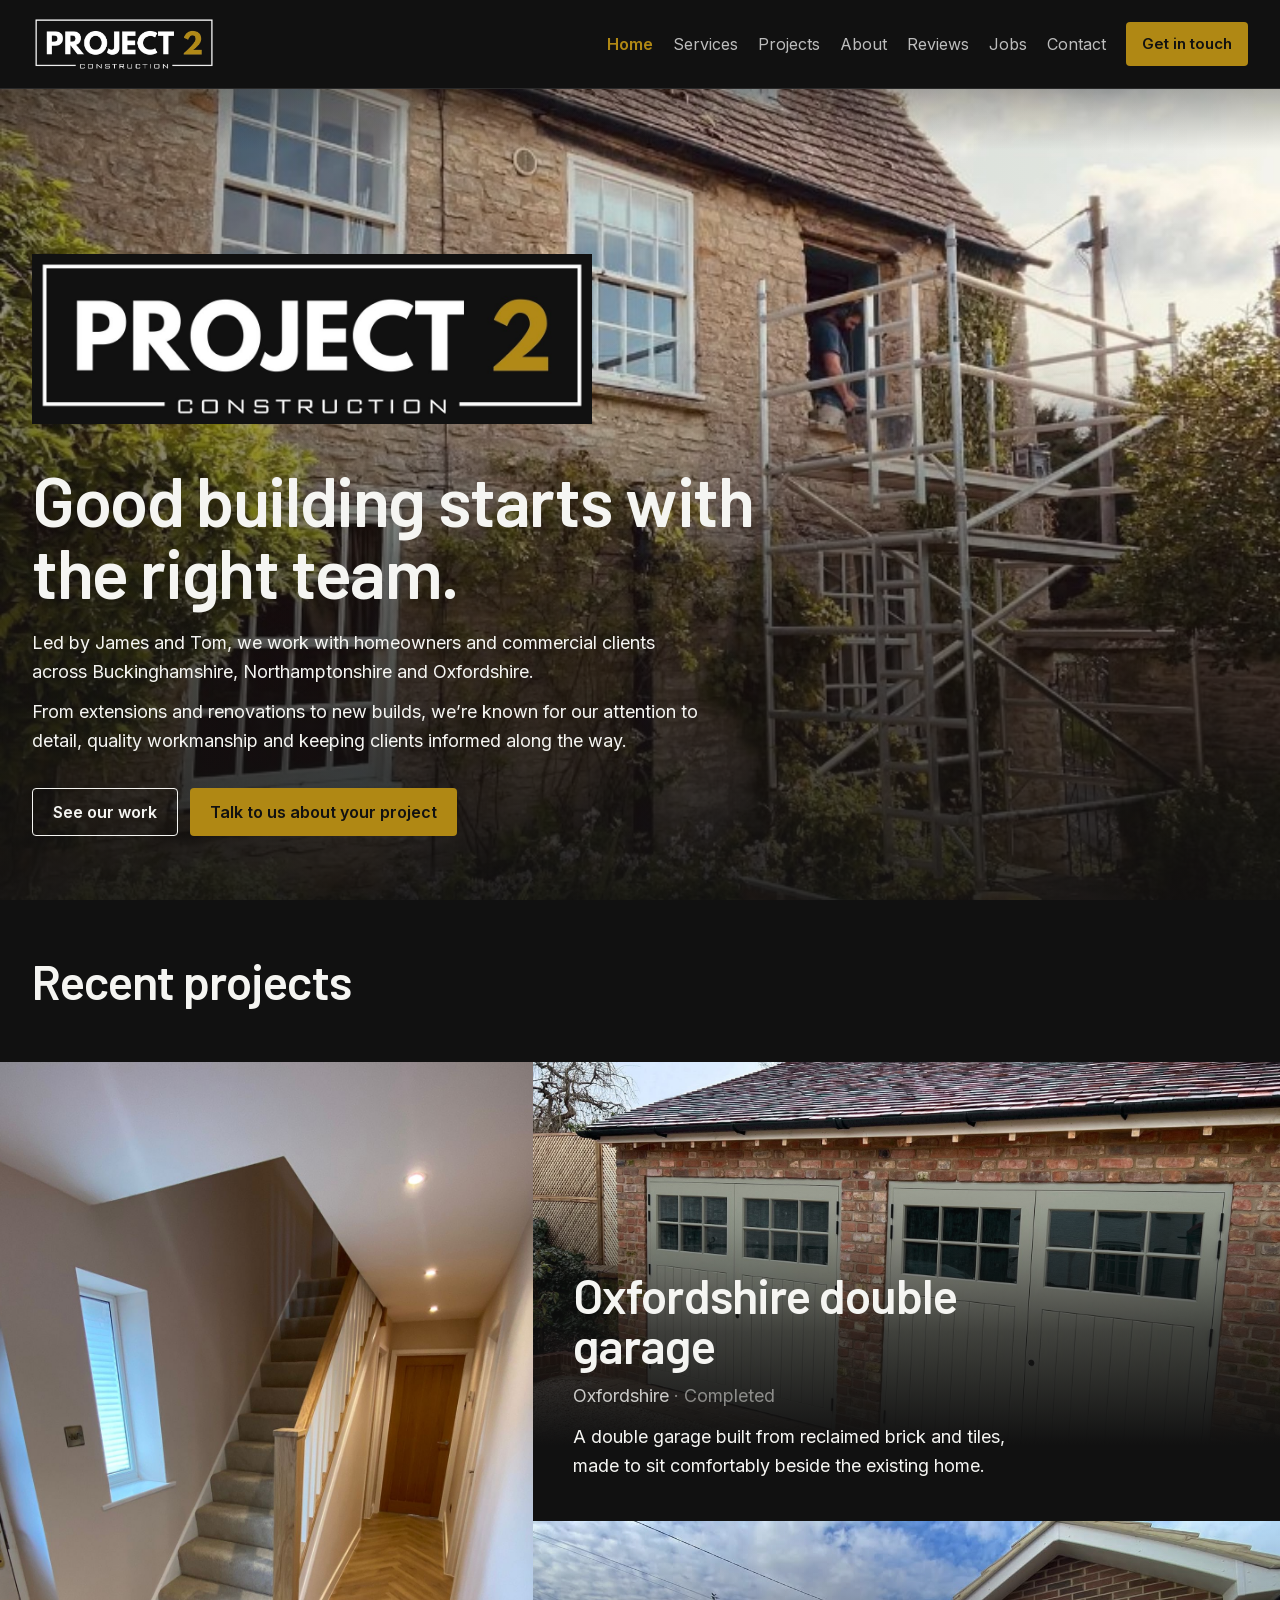
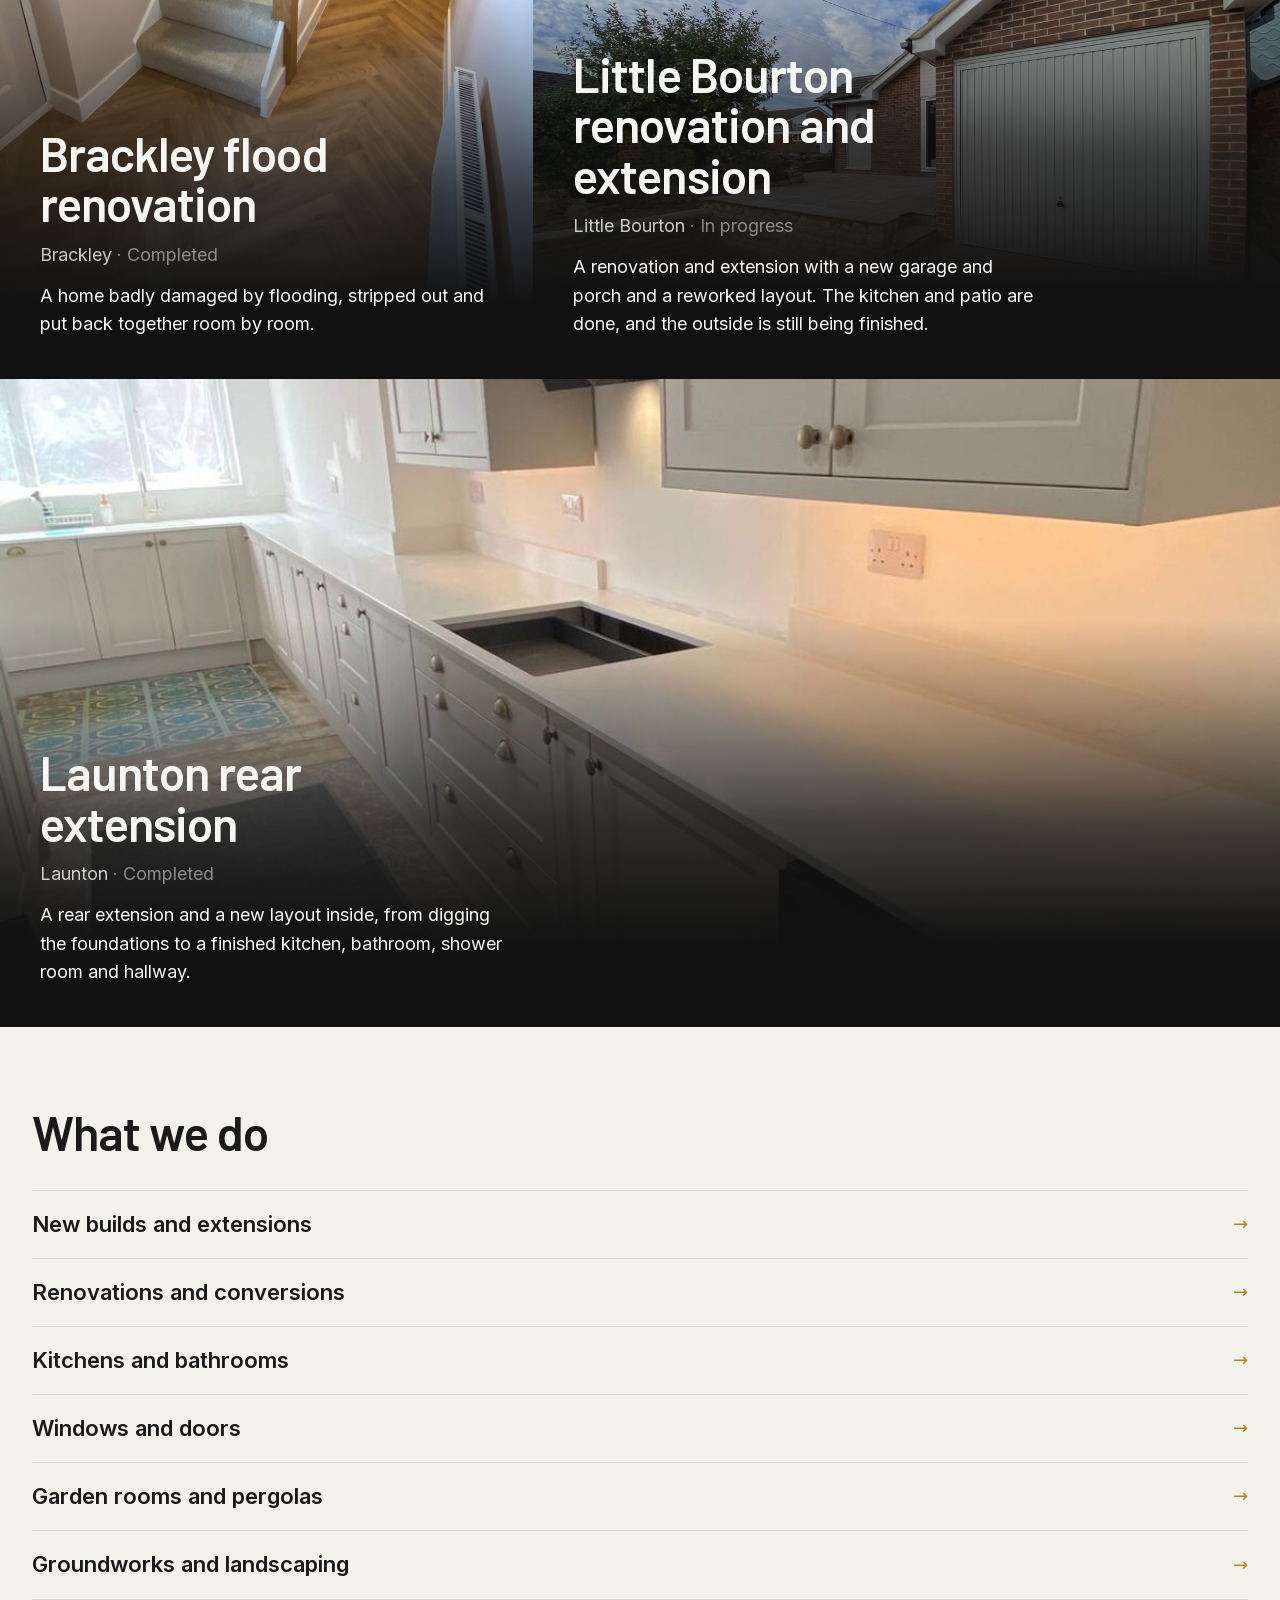
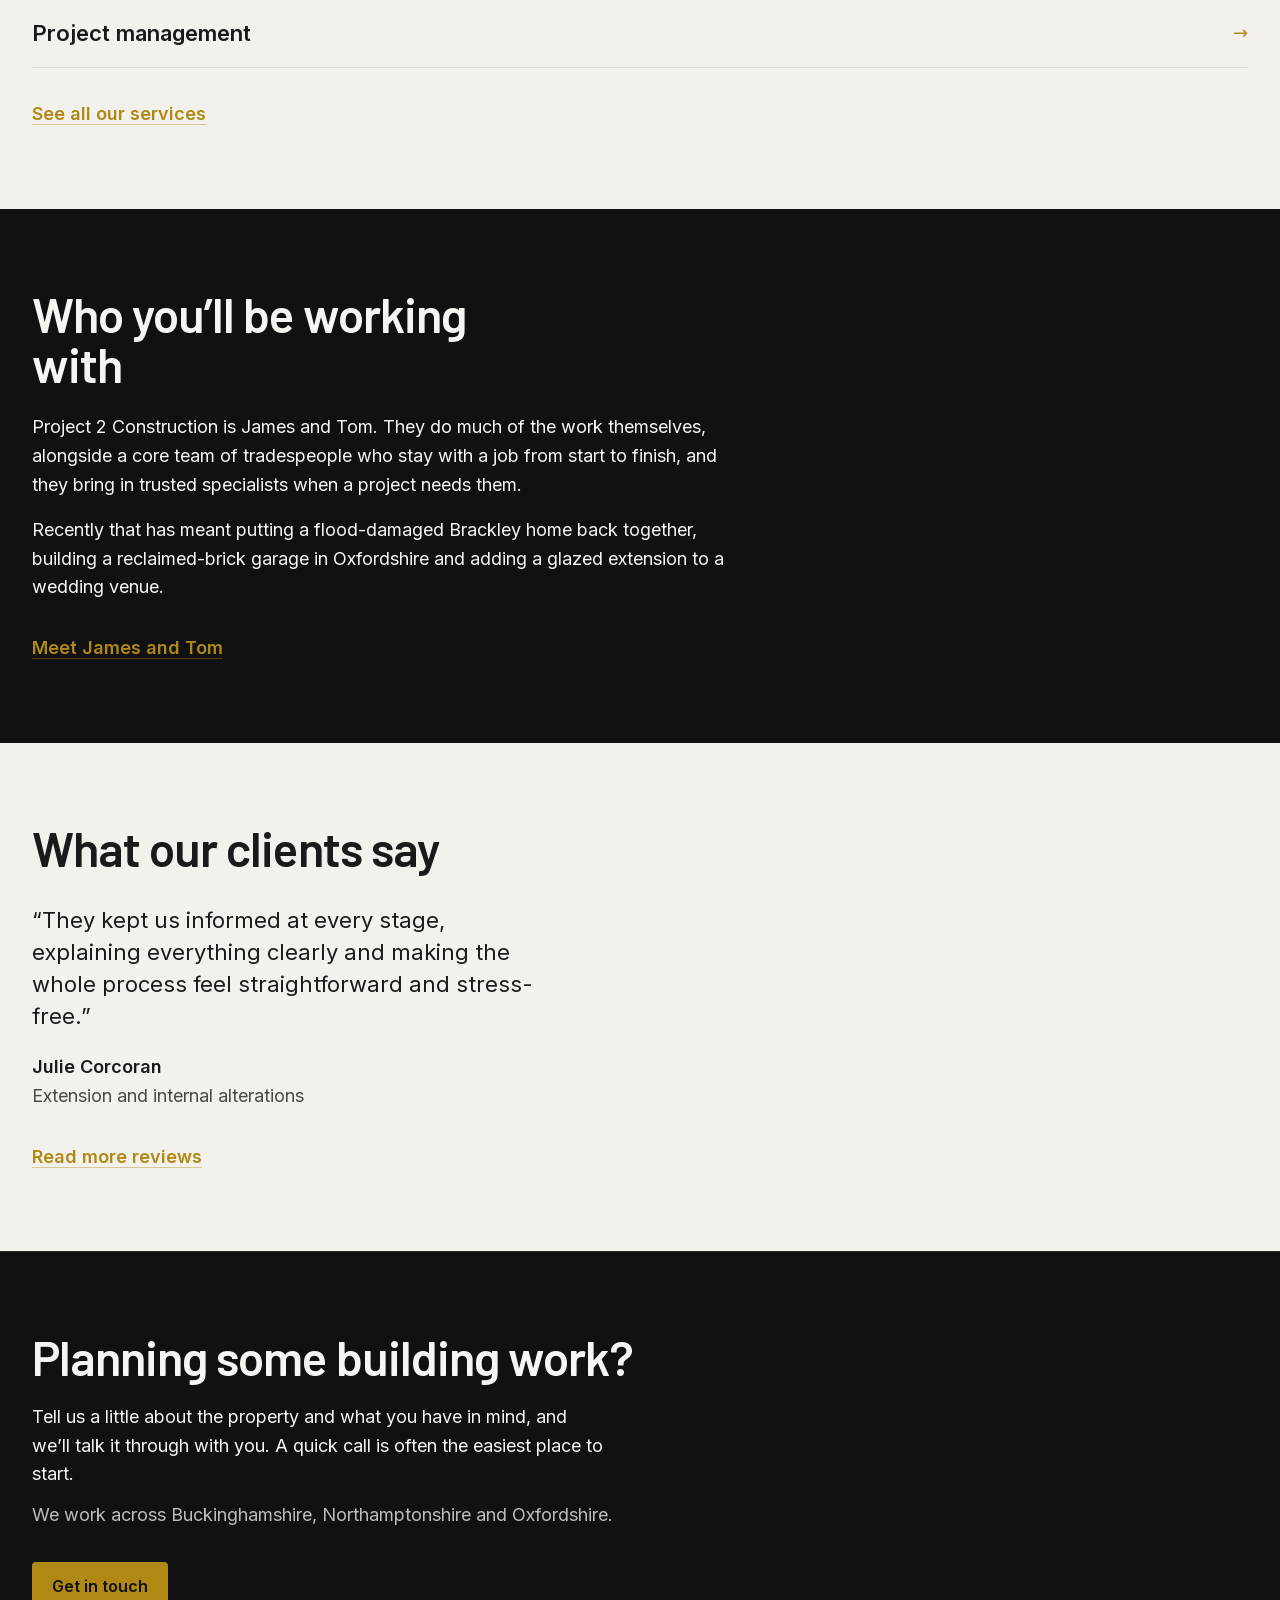
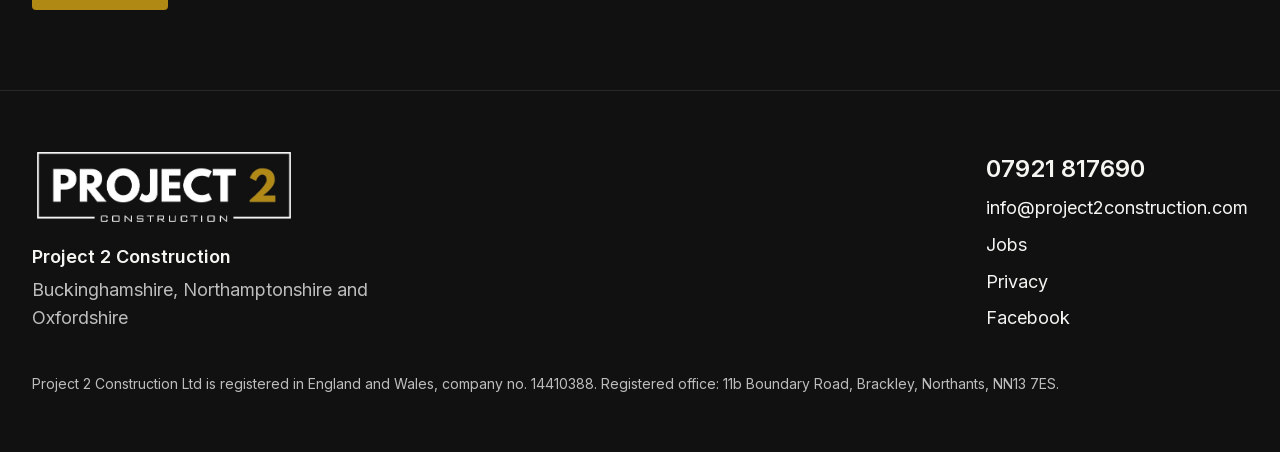
<file: index.html>
<!DOCTYPE html><!--pOdSqVrfr8nNlY6P0ikp5--><html lang="en-GB"><head><meta charSet="utf-8"/><meta name="viewport" content="width=device-width, initial-scale=1"/><link rel="preload" href="/_next/static/media/60c9b95e8d9e49be-s.p.woff2" as="font" crossorigin="" type="font/woff2"/><link rel="preload" href="/_next/static/media/6ad0344ed98ac2e9-s.p.woff2" as="font" crossorigin="" type="font/woff2"/><link rel="preload" href="/_next/static/media/e4af272ccee01ff0-s.p.woff2" as="font" crossorigin="" type="font/woff2"/><link rel="preload" as="image" href="/brand/logo-dark.jpg"/><link rel="preload" as="image" href="/images/hero-stone-cottage.jpg"/><link rel="preload" as="image" href="/images/brackley-stairs.jpg"/><link rel="preload" as="image" href="/images/garage-doors.jpg"/><link rel="preload" as="image" href="/images/bourton-garage.jpg"/><link rel="preload" as="image" href="/images/launton/launton-03.jpg"/><link rel="stylesheet" href="/_next/static/css/72bba7c0485b7fcb.css" data-precedence="next"/><link rel="preload" as="script" fetchPriority="low" href="/_next/static/chunks/webpack-b774d6c717a9c587.js"/><script src="/_next/static/chunks/4bd1b696-c023c6e3521b1417.js" async=""></script><script src="/_next/static/chunks/255-2aa030c9ba2867e3.js" async=""></script><script src="/_next/static/chunks/main-app-5e569ed799458064.js" async=""></script><script src="/_next/static/chunks/619-ba102abea3e3d0e4.js" async=""></script><script src="/_next/static/chunks/app/layout-2bc544f862745160.js" async=""></script><script src="/_next/static/chunks/app/page-9185be4bed48f37f.js" async=""></script><meta name="next-size-adjust" content=""/><meta name="theme-color" content="#111111"/><title>New builds, extensions and renovations | Project 2 Construction</title><meta name="description" content="Led by James and Tom, Project 2 Construction builds extensions, renovations and new builds for homeowners and commercial clients across Buckinghamshire, Northamptonshire and Oxfordshire."/><meta property="og:title" content="Project 2 Construction"/><meta property="og:description" content="Residential and commercial building work across Buckinghamshire, Northamptonshire and Oxfordshire."/><meta property="og:url" content="https://project2construction.com/"/><meta property="og:site_name" content="Project 2 Construction"/><meta property="og:locale" content="en_GB"/><meta property="og:image" content="https://project2construction.com/images/hero-stone-cottage.jpg"/><meta property="og:image:alt" content="Stone cottage with scaffolding at the front, white sash windows and a tiled roof."/><meta property="og:type" content="website"/><meta name="twitter:card" content="summary_large_image"/><meta name="twitter:title" content="Project 2 Construction"/><meta name="twitter:description" content="Residential and commercial building work across Buckinghamshire, Northamptonshire and Oxfordshire."/><meta name="twitter:image" content="https://project2construction.com/images/hero-stone-cottage.jpg"/><meta name="twitter:image:alt" content="Stone cottage with scaffolding at the front, white sash windows and a tiled roof."/><link rel="icon" href="/brand/logo-dark.jpg"/><script src="/_next/static/chunks/polyfills-42372ed130431b0a.js" noModule=""></script></head><body class="__variable_80b140 __variable_879338 antialiased"><div hidden=""><!--$--><!--/$--></div><a href="#content" class="sr-only focus:not-sr-only focus:absolute focus:left-4 focus:top-4 focus:z-[70] focus:bg-paper focus:px-4 focus:py-2 focus:text-canvas">Skip to content</a><header class="fixed inset-x-0 top-0 z-50 border-b border-white/10 bg-canvas"><div class="mx-auto flex h-[5rem] max-w-[1440px] md:h-[5.5rem] items-center justify-between gap-4 px-5 md:px-8"><a class="shrink-0" href="/"><img src="/brand/logo-dark.jpg" alt="Project 2 Construction" width="1278" height="388" class="h-12 w-auto md:h-14"/></a><nav class="hidden items-center gap-5 lg:flex" aria-label="Main"><a aria-current="page" class="text-base font-semibold text-gold" href="/">Home</a><a class="text-base text-muted hover:text-paper" href="/services/">Services</a><a class="text-base text-muted hover:text-paper" href="/projects/">Projects</a><a class="text-base text-muted hover:text-paper" href="/about/">About</a><a class="text-base text-muted hover:text-paper" href="/reviews/">Reviews</a><a class="text-base text-muted hover:text-paper" href="/jobs/">Jobs</a><a class="text-base text-muted hover:text-paper" href="/contact/">Contact</a><a class="inline-flex min-h-11 items-center rounded-[4px] bg-gold px-4 text-[15px] font-semibold text-canvas hover:bg-[#c49a16]" href="/contact/">Get in touch</a></nav><button type="button" class="inline-flex min-h-11 items-center gap-2 rounded-[4px] border border-white/15 px-3 text-base font-semibold text-paper lg:hidden" aria-expanded="false" aria-controls="_R_5b_"><svg width="18" height="18" viewBox="0 0 18 18" aria-hidden="true"><path d="M3 5h12M3 9h12M3 13h12" stroke="currentColor" stroke-width="1.6"></path></svg>Menu</button></div></header><main id="content"><section class="relative min-h-[100svh] overflow-hidden bg-canvas"><img src="/images/hero-stone-cottage.jpg" alt="Stone cottage with scaffolding at the front, white sash windows and a tiled roof." width="768" height="1024" class="absolute inset-0 h-full w-full object-cover object-center"/><div class="hero-scrim absolute inset-0"></div><div class="relative mx-auto flex min-h-[100svh] w-full max-w-[1440px] flex-col justify-end px-5 pb-14 pt-28 md:px-8 md:pb-16"><img src="/brand/logo-dark.jpg" alt="" width="1278" height="388" fetchPriority="high" class="mb-8 h-auto w-[min(70vw,560px)] md:mb-10"/><h1 class="font-display max-w-[12em] text-[clamp(40px,5.4vw,72px)] text-paper">Good building starts with the right team.</h1><p class="mt-5 max-w-[62ch] text-[18px] leading-[1.6] text-paper">Led by James and Tom, we work with homeowners and commercial clients across Buckinghamshire, Northamptonshire and Oxfordshire.</p><p class="mt-3 max-w-[62ch] text-[18px] leading-[1.6] text-paper">From extensions and renovations to new builds, we’re known for our attention to detail, quality workmanship and keeping clients informed along the way.</p><div class="mt-8 flex flex-col gap-3 sm:flex-row"><a class="inline-flex min-h-12 items-center justify-center rounded-[4px] border border-paper bg-transparent px-5 text-base font-semibold text-paper hover:bg-paper hover:text-canvas" href="/projects/">See our work</a><a class="inline-flex min-h-12 items-center justify-center rounded-[4px] bg-gold px-5 text-base font-semibold text-canvas hover:bg-[#c49a16]" href="/contact/">Talk to us about your project</a></div></div></section><section><div class="mx-auto w-full max-w-[1440px] px-5 md:px-8 py-12 md:py-14"><h2 class="font-display text-[clamp(32px,4vw,48px)] text-paper">Recent projects</h2></div><div><div class="grid lg:grid-cols-12"><div class="lg:col-span-5"><a class="shot group relative flex h-full flex-col min-h-[88svh] lg:min-h-[100svh]" href="/projects/brackley-flood-renovation/"><img src="/images/brackley-stairs.jpg" alt="Finished hallway in the Brackley house, with a carpeted staircase, oak handrail and herringbone flooring." width="1536" height="2048" class="absolute inset-0 h-full w-full object-cover object-[center_42%]"/><div class="relative mt-auto bg-gradient-to-t from-[#111111] from-20% via-[#111111]/75 to-transparent p-5 pt-24 md:p-8 md:pt-28 lg:p-10 lg:pt-32"><h3 class="font-display max-w-[16ch] text-[32px] text-paper md:text-[40px] lg:text-[48px]">Brackley flood renovation</h3><p class="mt-3 text-paper/80">Brackley<span class="text-paper/50"> · <!-- -->Completed</span></p><p class="mt-3 max-w-[42ch] text-[18px] leading-[1.6] text-paper">A home badly damaged by flooding, stripped out and put back together room by room.</p></div></a></div><div class="grid lg:col-span-7 lg:min-h-[100svh] lg:grid-rows-2"><a class="shot group relative flex h-full flex-col min-h-[72svh] lg:min-h-0" href="/projects/oxfordshire-double-garage/"><img src="/images/garage-doors.jpg" alt="Finished Oxfordshire double garage in reclaimed brick, with sage green bespoke doors, a tiled roof and a gravel drive edged in cobbles." width="2048" height="1734" class="absolute inset-0 h-full w-full object-cover object-center"/><div class="relative mt-auto bg-gradient-to-t from-[#111111] from-20% via-[#111111]/75 to-transparent p-5 pt-24 md:p-8 md:pt-28 lg:p-10 lg:pt-32"><h3 class="font-display max-w-[16ch] text-[32px] text-paper md:text-[40px] lg:text-[48px]">Oxfordshire double garage</h3><p class="mt-3 text-paper/80">Oxfordshire<span class="text-paper/50"> · <!-- -->Completed</span></p><p class="mt-3 max-w-[42ch] text-[18px] leading-[1.6] text-paper">A double garage built from reclaimed brick and tiles, made to sit comfortably beside the existing home.</p></div></a><a class="shot group relative flex h-full flex-col min-h-[72svh] lg:min-h-0" href="/projects/little-bourton/"><img src="/images/bourton-garage.jpg" alt="New garage and porch at Little Bourton, with stone paving in front of the house." width="1280" height="960" class="absolute inset-0 h-full w-full object-cover object-center"/><div class="relative mt-auto bg-gradient-to-t from-[#111111] from-20% via-[#111111]/75 to-transparent p-5 pt-24 md:p-8 md:pt-28 lg:p-10 lg:pt-32"><h3 class="font-display max-w-[16ch] text-[32px] text-paper md:text-[40px] lg:text-[48px]">Little Bourton renovation and extension</h3><p class="mt-3 text-paper/80">Little Bourton<span class="text-paper/50"> · <!-- -->In progress</span></p><p class="mt-3 max-w-[42ch] text-[18px] leading-[1.6] text-paper">A renovation and extension with a new garage and porch and a reworked layout. The kitchen and patio are done, and the outside is still being finished.</p></div></a></div></div><a class="shot group relative flex h-full flex-col min-h-[72svh]" href="/projects/launton-extension/"><img src="/images/launton/launton-03.jpg" alt="The long run of the Launton kitchen, with wall units, an angled black extractor, a wine cooler and lighting under the cabinets." width="1200" height="1600" class="absolute inset-0 h-full w-full object-cover object-center"/><div class="relative mt-auto bg-gradient-to-t from-[#111111] from-20% via-[#111111]/75 to-transparent p-5 pt-24 md:p-8 md:pt-28 lg:p-10 lg:pt-32"><h3 class="font-display max-w-[16ch] text-[32px] text-paper md:text-[40px] lg:text-[48px]">Launton rear extension</h3><p class="mt-3 text-paper/80">Launton<span class="text-paper/50"> · <!-- -->Completed</span></p><p class="mt-3 max-w-[42ch] text-[18px] leading-[1.6] text-paper">A rear extension and a new layout inside, from digging the foundations to a finished kitchen, bathroom, shower room and hallway.</p></div></a></div></section><section class="light py-14 lg:py-20"><div class="mx-auto w-full max-w-[1440px] px-5 md:px-8"><h2 class="font-display text-[clamp(32px,4vw,48px)] text-[#1a1a1a]">What we do</h2><ul class="mt-8 border-t border-black/10"><li class="border-b border-black/10"><a class="group flex items-center justify-between gap-4 py-4" href="/services/#new-builds"><span class="text-[20px] font-semibold text-[#1a1a1a] group-hover:text-gold md:text-[22px]">New builds and extensions</span><span class="text-gold" aria-hidden="true">→</span></a></li><li class="border-b border-black/10"><a class="group flex items-center justify-between gap-4 py-4" href="/services/#renovations"><span class="text-[20px] font-semibold text-[#1a1a1a] group-hover:text-gold md:text-[22px]">Renovations and conversions</span><span class="text-gold" aria-hidden="true">→</span></a></li><li class="border-b border-black/10"><a class="group flex items-center justify-between gap-4 py-4" href="/services/#kitchens"><span class="text-[20px] font-semibold text-[#1a1a1a] group-hover:text-gold md:text-[22px]">Kitchens and bathrooms</span><span class="text-gold" aria-hidden="true">→</span></a></li><li class="border-b border-black/10"><a class="group flex items-center justify-between gap-4 py-4" href="/services/#windows"><span class="text-[20px] font-semibold text-[#1a1a1a] group-hover:text-gold md:text-[22px]">Windows and doors</span><span class="text-gold" aria-hidden="true">→</span></a></li><li class="border-b border-black/10"><a class="group flex items-center justify-between gap-4 py-4" href="/services/#garden-rooms"><span class="text-[20px] font-semibold text-[#1a1a1a] group-hover:text-gold md:text-[22px]">Garden rooms and pergolas</span><span class="text-gold" aria-hidden="true">→</span></a></li><li class="border-b border-black/10"><a class="group flex items-center justify-between gap-4 py-4" href="/services/#groundworks"><span class="text-[20px] font-semibold text-[#1a1a1a] group-hover:text-gold md:text-[22px]">Groundworks and landscaping</span><span class="text-gold" aria-hidden="true">→</span></a></li><li class="border-b border-black/10"><a class="group flex items-center justify-between gap-4 py-4" href="/services/#project-management"><span class="text-[20px] font-semibold text-[#1a1a1a] group-hover:text-gold md:text-[22px]">Project management</span><span class="text-gold" aria-hidden="true">→</span></a></li></ul><p class="mt-8"><a class="font-semibold text-gold underline decoration-gold/40 underline-offset-4 hover:decoration-gold" href="/services/">See all our services</a></p></div></section><section class="py-14 lg:py-20"><div class="mx-auto w-full max-w-[1440px] px-5 md:px-8"><h2 class="font-display text-[clamp(32px,4vw,48px)] max-w-[16ch] text-paper">Who you’ll be working with</h2><p class="mt-6 max-w-[65ch] text-[18px] leading-[1.6] text-paper">Project 2 Construction is James and Tom. They do much of the work themselves, alongside a core team of tradespeople who stay with a job from start to finish, and they bring in trusted specialists when a project needs them.</p><p class="mt-4 max-w-[65ch] text-[18px] leading-[1.6] text-paper">Recently that has meant putting a flood-damaged Brackley home back together, building a reclaimed-brick garage in Oxfordshire and adding a glazed extension to a wedding venue.</p><p class="mt-8"><a class="font-semibold text-gold underline decoration-gold/40 underline-offset-4 hover:decoration-gold" href="/about/">Meet James and Tom</a></p></div></section><section class="light py-14 lg:py-20"><div class="mx-auto w-full max-w-[1440px] px-5 md:px-8"><h2 class="font-display text-[clamp(32px,4vw,48px)] text-[#1a1a1a]">What our clients say</h2><figure class="mt-8 max-w-[46ch]"><blockquote class="text-[22px] leading-[1.45] text-[#1a1a1a]">“<!-- -->They kept us informed at every stage, explaining everything clearly and making the whole process feel straightforward and stress-free.<!-- -->”</blockquote><figcaption class="mt-5 text-[18px] leading-[1.6] text-[#4a4844]"><span class="block font-semibold text-[#1a1a1a]">Julie Corcoran</span>Extension and internal alterations</figcaption></figure><p class="mt-8"><a class="font-semibold text-gold underline decoration-gold/40 underline-offset-4 hover:decoration-gold" href="/reviews/">Read more reviews</a></p></div></section><section class="border-t border-white/10 py-14 lg:py-20"><div class="mx-auto w-full max-w-[1440px] px-5 md:px-8"><h2 class="font-display text-[clamp(32px,4vw,48px)] text-paper">Planning some building work?</h2><p class="mt-5 max-w-[52ch] text-[18px] leading-[1.6] text-paper">Tell us a little about the property and what you have in mind, and we’ll talk it through with you. A quick call is often the easiest place to start.</p><p class="mt-3 text-[18px] leading-[1.6] text-muted">We work across Buckinghamshire, Northamptonshire and Oxfordshire.</p><div class="mt-8"><a class="inline-flex min-h-12 items-center justify-center rounded-[4px] bg-gold px-5 text-base font-semibold text-canvas hover:bg-[#c49a16]" href="/contact/">Get in touch</a></div></div></section><!--$--><!--/$--></main><footer class="border-t border-white/10 bg-canvas px-5 py-14 md:px-8"><div class="mx-auto flex max-w-[1440px] flex-col gap-10 md:flex-row md:items-end md:justify-between"><div><img src="/brand/logo-dark.jpg" alt="" width="1278" height="388" class="h-16 w-auto md:h-20"/><p class="mt-4 font-semibold text-paper">Project 2 Construction</p><p class="mt-1 max-w-[36ch] text-muted">Buckinghamshire, Northamptonshire and Oxfordshire</p></div><ul class="space-y-2"><li><a href="tel:+447921817690" class="text-2xl font-semibold text-paper hover:text-gold">07921 817690</a></li><li><a href="mailto:info@project2construction.com" class="text-paper hover:text-gold">info@project2construction.com</a></li><li><a class="text-paper hover:text-gold" href="/jobs/">Jobs</a></li><li><a class="text-paper hover:text-gold" href="/privacy/">Privacy</a></li><li><a href="https://www.facebook.com/share/1CSErFWpfr/?mibextid=wwXIfr" class="text-paper hover:text-gold" target="_blank" rel="noreferrer">Facebook</a></li></ul></div><p class="mx-auto mt-10 max-w-[1440px] text-sm leading-[1.6] text-muted">Project 2 Construction Ltd<!-- --> is registered in England and Wales, company no. <!-- -->14410388<!-- -->. Registered office:<!-- --> <!-- -->11b Boundary Road, Brackley, Northants, NN13 7ES<!-- -->.</p></footer><script src="/_next/static/chunks/webpack-b774d6c717a9c587.js" id="_R_" async=""></script><script>(self.__next_f=self.__next_f||[]).push([0])</script><script>self.__next_f.push([1,"1:\"$Sreact.fragment\"\n2:I[6339,[\"619\",\"static/chunks/619-ba102abea3e3d0e4.js\",\"177\",\"static/chunks/app/layout-2bc544f862745160.js\"],\"Header\"]\n3:I[9766,[],\"\"]\n4:I[8924,[],\"\"]\n5:I[2619,[\"619\",\"static/chunks/619-ba102abea3e3d0e4.js\",\"974\",\"static/chunks/app/page-9185be4bed48f37f.js\"],\"\"]\nf:I[7150,[],\"\"]\n:HL[\"/_next/static/media/60c9b95e8d9e49be-s.p.woff2\",\"font\",{\"crossOrigin\":\"\",\"type\":\"font/woff2\"}]\n:HL[\"/_next/static/media/6ad0344ed98ac2e9-s.p.woff2\",\"font\",{\"crossOrigin\":\"\",\"type\":\"font/woff2\"}]\n:HL[\"/_next/static/media/e4af272ccee01ff0-s.p.woff2\",\"font\",{\"crossOrigin\":\"\",\"type\":\"font/woff2\"}]\n:HL[\"/_next/static/css/72bba7c0485b7fcb.css\",\"style\"]\n"])</script><script>self.__next_f.push([1,"0:{\"P\":null,\"b\":\"pOdSqVrfr8nNlY6P0ikp5\",\"p\":\"\",\"c\":[\"\",\"\"],\"i\":false,\"f\":[[[\"\",{\"children\":[\"__PAGE__\",{}]},\"$undefined\",\"$undefined\",true],[\"\",[\"$\",\"$1\",\"c\",{\"children\":[[[\"$\",\"link\",\"0\",{\"rel\":\"stylesheet\",\"href\":\"/_next/static/css/72bba7c0485b7fcb.css\",\"precedence\":\"next\",\"crossOrigin\":\"$undefined\",\"nonce\":\"$undefined\"}]],[\"$\",\"html\",null,{\"lang\":\"en-GB\",\"children\":[\"$\",\"body\",null,{\"className\":\"__variable_80b140 __variable_879338 antialiased\",\"children\":[[\"$\",\"a\",null,{\"href\":\"#content\",\"className\":\"sr-only focus:not-sr-only focus:absolute focus:left-4 focus:top-4 focus:z-[70] focus:bg-paper focus:px-4 focus:py-2 focus:text-canvas\",\"children\":\"Skip to content\"}],[\"$\",\"$L2\",null,{}],[\"$\",\"main\",null,{\"id\":\"content\",\"children\":[\"$\",\"$L3\",null,{\"parallelRouterKey\":\"children\",\"error\":\"$undefined\",\"errorStyles\":\"$undefined\",\"errorScripts\":\"$undefined\",\"template\":[\"$\",\"$L4\",null,{}],\"templateStyles\":\"$undefined\",\"templateScripts\":\"$undefined\",\"notFound\":[[\"$\",\"article\",null,{\"className\":\"mx-auto w-full max-w-[1440px] px-5 pb-20 pt-36 md:px-8 md:pt-44\",\"children\":[[\"$\",\"h1\",null,{\"className\":\"font-display text-[clamp(36px,5vw,64px)] text-paper\",\"children\":\"Page not found\"}],[\"$\",\"p\",null,{\"className\":\"mt-6 max-w-[40ch] text-[18px] leading-[1.6] text-muted\",\"children\":\"That page is not on this site.\"}],[\"$\",\"p\",null,{\"className\":\"mt-8\",\"children\":[\"$\",\"$L5\",null,{\"href\":\"/\",\"className\":\"font-semibold text-gold underline underline-offset-4\",\"children\":\"Back to the homepage\"}]}]]}],[]],\"forbidden\":\"$undefined\",\"unauthorized\":\"$undefined\"}]}],[\"$\",\"footer\",null,{\"className\":\"border-t border-white/10 bg-canvas px-5 py-14 md:px-8\",\"children\":[[\"$\",\"div\",null,{\"className\":\"mx-auto flex max-w-[1440px] flex-col gap-10 md:flex-row md:items-end md:justify-between\",\"children\":[[\"$\",\"div\",null,{\"children\":[[\"$\",\"img\",null,{\"src\":\"/brand/logo-dark.jpg\",\"alt\":\"\",\"width\":1278,\"height\":388,\"className\":\"h-16 w-auto md:h-20\"}],[\"$\",\"p\",null,{\"className\":\"mt-4 font-semibold text-paper\",\"children\":\"Project 2 Construction\"}],[\"$\",\"p\",null,{\"className\":\"mt-1 max-w-[36ch] text-muted\",\"children\":\"Buckinghamshire, Northamptonshire and Oxfordshire\"}]]}],[\"$\",\"ul\",null,{\"className\":\"space-y-2\",\"children\":[[\"$\",\"li\",null,{\"children\":[\"$\",\"a\",null,{\"href\":\"tel:+447921817690\",\"className\":\"text-2xl font-semibold text-paper hover:text-gold\",\"children\":\"07921 817690\"}]}],[\"$\",\"li\",null,{\"children\":[\"$\",\"a\",null,{\"href\":\"mailto:info@project2construction.com\",\"className\":\"text-paper hover:text-gold\",\"children\":\"info@project2construction.com\"}]}],[\"$\",\"li\",null,{\"children\":[\"$\",\"$L5\",null,{\"href\":\"/jobs\",\"className\":\"text-paper hover:text-gold\",\"children\":\"Jobs\"}]}],[\"$\",\"li\",null,{\"children\":[\"$\",\"$L5\",null,{\"href\":\"/privacy\",\"className\":\"text-paper hover:text-gold\",\"children\":\"Privacy\"}]}],[\"$\",\"li\",null,{\"children\":[\"$\",\"a\",null,{\"href\":\"https://www.facebook.com/share/1CSErFWpfr/?mibextid=wwXIfr\",\"className\":\"text-paper hover:text-gold\",\"target\":\"_blank\",\"rel\":\"noreferrer\",\"children\":\"Facebook\"}]}]]}]]}],[\"$\",\"p\",null,{\"className\":\"mx-auto mt-10 max-w-[1440px] text-sm leading-[1.6] text-muted\",\"children\":[\"Project 2 Construction Ltd\",\" is registered in England and Wales, company no. \",\"14410388\",\". Registered office:\",\" \",\"11b Boundary Road, Brackley, Northants, NN13 7ES\",\".\"]}]]}]]}]}]]}],{\"children\":[\"__PAGE__\",[\"$\",\"$1\",\"c\",{\"children\":[[[\"$\",\"section\",null,{\"className\":\"relative min-h-[100svh] overflow-hidden bg-canvas\",\"children\":[[\"$\",\"img\",null,{\"src\":\"/images/hero-stone-cottage.jpg\",\"alt\":\"Stone cottage with scaffolding at the front, white sash windows and a tiled roof.\",\"width\":768,\"height\":1024,\"className\":\"absolute inset-0 h-full w-full object-cover object-center\"}],[\"$\",\"div\",null,{\"className\":\"hero-scrim absolute inset-0\"}],[\"$\",\"div\",null,{\"className\":\"relative mx-auto flex min-h-[100svh] w-full max-w-[1440px] flex-col justify-end px-5 pb-14 pt-28 md:px-8 md:pb-16\",\"children\":[[\"$\",\"img\",null,{\"src\":\"/brand/logo-dark.jpg\",\"alt\":\"\",\"width\":1278,\"height\":388,\"fetchPriority\":\"high\",\"className\":\"mb-8 h-auto w-[min(70vw,560px)] md:mb-10\"}],[\"$\",\"h1\",null,{\"className\":\"font-display max-w-[12em] text-[clamp(40px,5.4vw,72px)] text-paper\",\"children\":\"Good building starts with the right team.\"}],[\"$\",\"p\",null,{\"className\":\"mt-5 max-w-[62ch] text-[18px] leading-[1.6] text-paper\",\"children\":\"Led by James and Tom, we work with homeowners and commercial clients across Buckinghamshire, Northamptonshire and Oxfordshire.\"}],\"$L6\",\"$L7\"]}]]}],\"$L8\",\"$L9\",\"$La\",\"$Lb\",\"$Lc\"],null,\"$Ld\"]}],{},null,false]},null,false],\"$Le\",false]],\"m\":\"$undefined\",\"G\":[\"$f\",[]],\"s\":false,\"S\":true}\n"])</script><script>self.__next_f.push([1,"11:I[4431,[],\"OutletBoundary\"]\n13:I[5278,[],\"AsyncMetadataOutlet\"]\n15:I[4431,[],\"ViewportBoundary\"]\n17:I[4431,[],\"MetadataBoundary\"]\n18:\"$Sreact.suspense\"\n6:[\"$\",\"p\",null,{\"className\":\"mt-3 max-w-[62ch] text-[18px] leading-[1.6] text-paper\",\"children\":\"From extensions and renovations to new builds, we’re known for our attention to detail, quality workmanship and keeping clients informed along the way.\"}]\n7:[\"$\",\"div\",null,{\"className\":\"mt-8 flex flex-col gap-3 sm:flex-row\",\"children\":[[\"$\",\"$L5\",null,{\"href\":\"/projects\",\"className\":\"inline-flex min-h-12 items-center justify-center rounded-[4px] border border-paper bg-transparent px-5 text-base font-semibold text-paper hover:bg-paper hover:text-canvas\",\"children\":\"See our work\"}],[\"$\",\"$L5\",null,{\"href\":\"/contact\",\"className\":\"inline-flex min-h-12 items-center justify-center rounded-[4px] bg-gold px-5 text-base font-semibold text-canvas hover:bg-[#c49a16]\",\"children\":\"Talk to us about your project\"}]]}]\n"])</script><script>self.__next_f.push([1,"8:[\"$\",\"section\",null,{\"children\":[[\"$\",\"div\",null,{\"className\":\"mx-auto w-full max-w-[1440px] px-5 md:px-8 py-12 md:py-14\",\"children\":[\"$\",\"h2\",null,{\"className\":\"font-display text-[clamp(32px,4vw,48px)] text-paper\",\"children\":\"Recent projects\"}]}],[\"$\",\"div\",null,{\"children\":[[\"$\",\"div\",null,{\"className\":\"grid lg:grid-cols-12\",\"children\":[[\"$\",\"div\",null,{\"className\":\"lg:col-span-5\",\"children\":[\"$\",\"$L5\",null,{\"href\":\"/projects/brackley-flood-renovation\",\"className\":\"shot group relative flex h-full flex-col min-h-[88svh] lg:min-h-[100svh]\",\"children\":[[\"$\",\"img\",null,{\"src\":\"/images/brackley-stairs.jpg\",\"alt\":\"Finished hallway in the Brackley house, with a carpeted staircase, oak handrail and herringbone flooring.\",\"width\":1536,\"height\":2048,\"className\":\"absolute inset-0 h-full w-full object-cover object-[center_42%]\"}],[\"$\",\"div\",null,{\"className\":\"relative mt-auto bg-gradient-to-t from-[#111111] from-20% via-[#111111]/75 to-transparent p-5 pt-24 md:p-8 md:pt-28 lg:p-10 lg:pt-32\",\"children\":[[\"$\",\"h3\",null,{\"className\":\"font-display max-w-[16ch] text-[32px] text-paper md:text-[40px] lg:text-[48px]\",\"children\":\"Brackley flood renovation\"}],[\"$\",\"p\",null,{\"className\":\"mt-3 text-paper/80\",\"children\":[\"Brackley\",[\"$\",\"span\",null,{\"className\":\"text-paper/50\",\"children\":[\" · \",\"Completed\"]}]]}],[\"$\",\"p\",null,{\"className\":\"mt-3 max-w-[42ch] text-[18px] leading-[1.6] text-paper\",\"children\":\"A home badly damaged by flooding, stripped out and put back together room by room.\"}]]}]]}]}],[\"$\",\"div\",null,{\"className\":\"grid lg:col-span-7 lg:min-h-[100svh] lg:grid-rows-2\",\"children\":[[\"$\",\"$L5\",\"oxfordshire-double-garage\",{\"href\":\"/projects/oxfordshire-double-garage\",\"className\":\"shot group relative flex h-full flex-col min-h-[72svh] lg:min-h-0\",\"children\":[[\"$\",\"img\",null,{\"src\":\"/images/garage-doors.jpg\",\"alt\":\"Finished Oxfordshire double garage in reclaimed brick, with sage green bespoke doors, a tiled roof and a gravel drive edged in cobbles.\",\"width\":2048,\"height\":1734,\"className\":\"absolute inset-0 h-full w-full object-cover object-center\"}],[\"$\",\"div\",null,{\"className\":\"relative mt-auto bg-gradient-to-t from-[#111111] from-20% via-[#111111]/75 to-transparent p-5 pt-24 md:p-8 md:pt-28 lg:p-10 lg:pt-32\",\"children\":[[\"$\",\"h3\",null,{\"className\":\"font-display max-w-[16ch] text-[32px] text-paper md:text-[40px] lg:text-[48px]\",\"children\":\"Oxfordshire double garage\"}],[\"$\",\"p\",null,{\"className\":\"mt-3 text-paper/80\",\"children\":[\"Oxfordshire\",[\"$\",\"span\",null,{\"className\":\"text-paper/50\",\"children\":[\" · \",\"Completed\"]}]]}],[\"$\",\"p\",null,{\"className\":\"mt-3 max-w-[42ch] text-[18px] leading-[1.6] text-paper\",\"children\":\"A double garage built from reclaimed brick and tiles, made to sit comfortably beside the existing home.\"}]]}]]}],[\"$\",\"$L5\",\"little-bourton\",{\"href\":\"/projects/little-bourton\",\"className\":\"shot group relative flex h-full flex-col min-h-[72svh] lg:min-h-0\",\"children\":[[\"$\",\"img\",null,{\"src\":\"/images/bourton-garage.jpg\",\"alt\":\"New garage and porch at Little Bourton, with stone paving in front of the house.\",\"width\":1280,\"height\":960,\"className\":\"absolute inset-0 h-full w-full object-cover object-center\"}],[\"$\",\"div\",null,{\"className\":\"relative mt-auto bg-gradient-to-t from-[#111111] from-20% via-[#111111]/75 to-transparent p-5 pt-24 md:p-8 md:pt-28 lg:p-10 lg:pt-32\",\"children\":[[\"$\",\"h3\",null,{\"className\":\"font-display max-w-[16ch] text-[32px] text-paper md:text-[40px] lg:text-[48px]\",\"children\":\"Little Bourton renovation and extension\"}],[\"$\",\"p\",null,{\"className\":\"mt-3 text-paper/80\",\"children\":[\"Little Bourton\",[\"$\",\"span\",null,{\"className\":\"text-paper/50\",\"children\":[\" · \",\"In progress\"]}]]}],[\"$\",\"p\",null,{\"className\":\"mt-3 max-w-[42ch] text-[18px] leading-[1.6] text-paper\",\"children\":\"A renovation and extension with a new garage and porch and a reworked layout. The kitchen and patio are done, and the outside is still being finished.\"}]]}]]}]]}]]}],[\"$L10\"]]}]]}]\n"])</script><script>self.__next_f.push([1,"9:[\"$\",\"section\",null,{\"className\":\"light py-14 lg:py-20\",\"children\":[\"$\",\"div\",null,{\"className\":\"mx-auto w-full max-w-[1440px] px-5 md:px-8\",\"children\":[[\"$\",\"h2\",null,{\"className\":\"font-display text-[clamp(32px,4vw,48px)] text-[#1a1a1a]\",\"children\":\"What we do\"}],[\"$\",\"ul\",null,{\"className\":\"mt-8 border-t border-black/10\",\"children\":[[\"$\",\"li\",\"new-builds\",{\"className\":\"border-b border-black/10\",\"children\":[\"$\",\"$L5\",null,{\"href\":\"/services/#new-builds\",\"className\":\"group flex items-center justify-between gap-4 py-4\",\"children\":[[\"$\",\"span\",null,{\"className\":\"text-[20px] font-semibold text-[#1a1a1a] group-hover:text-gold md:text-[22px]\",\"children\":\"New builds and extensions\"}],[\"$\",\"span\",null,{\"className\":\"text-gold\",\"aria-hidden\":\"true\",\"children\":\"→\"}]]}]}],[\"$\",\"li\",\"renovations\",{\"className\":\"border-b border-black/10\",\"children\":[\"$\",\"$L5\",null,{\"href\":\"/services/#renovations\",\"className\":\"group flex items-center justify-between gap-4 py-4\",\"children\":[[\"$\",\"span\",null,{\"className\":\"text-[20px] font-semibold text-[#1a1a1a] group-hover:text-gold md:text-[22px]\",\"children\":\"Renovations and conversions\"}],[\"$\",\"span\",null,{\"className\":\"text-gold\",\"aria-hidden\":\"true\",\"children\":\"→\"}]]}]}],[\"$\",\"li\",\"kitchens\",{\"className\":\"border-b border-black/10\",\"children\":[\"$\",\"$L5\",null,{\"href\":\"/services/#kitchens\",\"className\":\"group flex items-center justify-between gap-4 py-4\",\"children\":[[\"$\",\"span\",null,{\"className\":\"text-[20px] font-semibold text-[#1a1a1a] group-hover:text-gold md:text-[22px]\",\"children\":\"Kitchens and bathrooms\"}],[\"$\",\"span\",null,{\"className\":\"text-gold\",\"aria-hidden\":\"true\",\"children\":\"→\"}]]}]}],[\"$\",\"li\",\"windows\",{\"className\":\"border-b border-black/10\",\"children\":[\"$\",\"$L5\",null,{\"href\":\"/services/#windows\",\"className\":\"group flex items-center justify-between gap-4 py-4\",\"children\":[[\"$\",\"span\",null,{\"className\":\"text-[20px] font-semibold text-[#1a1a1a] group-hover:text-gold md:text-[22px]\",\"children\":\"Windows and doors\"}],[\"$\",\"span\",null,{\"className\":\"text-gold\",\"aria-hidden\":\"true\",\"children\":\"→\"}]]}]}],[\"$\",\"li\",\"garden-rooms\",{\"className\":\"border-b border-black/10\",\"children\":[\"$\",\"$L5\",null,{\"href\":\"/services/#garden-rooms\",\"className\":\"group flex items-center justify-between gap-4 py-4\",\"children\":[[\"$\",\"span\",null,{\"className\":\"text-[20px] font-semibold text-[#1a1a1a] group-hover:text-gold md:text-[22px]\",\"children\":\"Garden rooms and pergolas\"}],[\"$\",\"span\",null,{\"className\":\"text-gold\",\"aria-hidden\":\"true\",\"children\":\"→\"}]]}]}],[\"$\",\"li\",\"groundworks\",{\"className\":\"border-b border-black/10\",\"children\":[\"$\",\"$L5\",null,{\"href\":\"/services/#groundworks\",\"className\":\"group flex items-center justify-between gap-4 py-4\",\"children\":[[\"$\",\"span\",null,{\"className\":\"text-[20px] font-semibold text-[#1a1a1a] group-hover:text-gold md:text-[22px]\",\"children\":\"Groundworks and landscaping\"}],[\"$\",\"span\",null,{\"className\":\"text-gold\",\"aria-hidden\":\"true\",\"children\":\"→\"}]]}]}],[\"$\",\"li\",\"project-management\",{\"className\":\"border-b border-black/10\",\"children\":[\"$\",\"$L5\",null,{\"href\":\"/services/#project-management\",\"className\":\"group flex items-center justify-between gap-4 py-4\",\"children\":[[\"$\",\"span\",null,{\"className\":\"text-[20px] font-semibold text-[#1a1a1a] group-hover:text-gold md:text-[22px]\",\"children\":\"Project management\"}],[\"$\",\"span\",null,{\"className\":\"text-gold\",\"aria-hidden\":\"true\",\"children\":\"→\"}]]}]}]]}],[\"$\",\"p\",null,{\"className\":\"mt-8\",\"children\":[\"$\",\"$L5\",null,{\"href\":\"/services\",\"className\":\"font-semibold text-gold underline decoration-gold/40 underline-offset-4 hover:decoration-gold\",\"children\":\"See all our services\"}]}]]}]}]\n"])</script><script>self.__next_f.push([1,"a:[\"$\",\"section\",null,{\"className\":\"py-14 lg:py-20\",\"children\":[\"$\",\"div\",null,{\"className\":\"mx-auto w-full max-w-[1440px] px-5 md:px-8\",\"children\":[[\"$\",\"h2\",null,{\"className\":\"font-display text-[clamp(32px,4vw,48px)] max-w-[16ch] text-paper\",\"children\":\"Who you’ll be working with\"}],[\"$\",\"p\",null,{\"className\":\"mt-6 max-w-[65ch] text-[18px] leading-[1.6] text-paper\",\"children\":\"Project 2 Construction is James and Tom. They do much of the work themselves, alongside a core team of tradespeople who stay with a job from start to finish, and they bring in trusted specialists when a project needs them.\"}],[\"$\",\"p\",null,{\"className\":\"mt-4 max-w-[65ch] text-[18px] leading-[1.6] text-paper\",\"children\":\"Recently that has meant putting a flood-damaged Brackley home back together, building a reclaimed-brick garage in Oxfordshire and adding a glazed extension to a wedding venue.\"}],[\"$\",\"p\",null,{\"className\":\"mt-8\",\"children\":[\"$\",\"$L5\",null,{\"href\":\"/about\",\"className\":\"font-semibold text-gold underline decoration-gold/40 underline-offset-4 hover:decoration-gold\",\"children\":\"Meet James and Tom\"}]}]]}]}]\n"])</script><script>self.__next_f.push([1,"b:[\"$\",\"section\",null,{\"className\":\"light py-14 lg:py-20\",\"children\":[\"$\",\"div\",null,{\"className\":\"mx-auto w-full max-w-[1440px] px-5 md:px-8\",\"children\":[[\"$\",\"h2\",null,{\"className\":\"font-display text-[clamp(32px,4vw,48px)] text-[#1a1a1a]\",\"children\":\"What our clients say\"}],[\"$\",\"figure\",null,{\"className\":\"mt-8 max-w-[46ch]\",\"children\":[[\"$\",\"blockquote\",null,{\"className\":\"text-[22px] leading-[1.45] text-[#1a1a1a]\",\"children\":[\"“\",\"They kept us informed at every stage, explaining everything clearly and making the whole process feel straightforward and stress-free.\",\"”\"]}],[\"$\",\"figcaption\",null,{\"className\":\"mt-5 text-[18px] leading-[1.6] text-[#4a4844]\",\"children\":[[\"$\",\"span\",null,{\"className\":\"block font-semibold text-[#1a1a1a]\",\"children\":\"Julie Corcoran\"}],\"Extension and internal alterations\"]}]]}],[\"$\",\"p\",null,{\"className\":\"mt-8\",\"children\":[\"$\",\"$L5\",null,{\"href\":\"/reviews\",\"className\":\"font-semibold text-gold underline decoration-gold/40 underline-offset-4 hover:decoration-gold\",\"children\":\"Read more reviews\"}]}]]}]}]\n"])</script><script>self.__next_f.push([1,"c:[\"$\",\"section\",null,{\"className\":\"border-t border-white/10 py-14 lg:py-20\",\"children\":[\"$\",\"div\",null,{\"className\":\"mx-auto w-full max-w-[1440px] px-5 md:px-8\",\"children\":[[\"$\",\"h2\",null,{\"className\":\"font-display text-[clamp(32px,4vw,48px)] text-paper\",\"children\":\"Planning some building work?\"}],[\"$\",\"p\",null,{\"className\":\"mt-5 max-w-[52ch] text-[18px] leading-[1.6] text-paper\",\"children\":\"Tell us a little about the property and what you have in mind, and we’ll talk it through with you. A quick call is often the easiest place to start.\"}],[\"$\",\"p\",null,{\"className\":\"mt-3 text-[18px] leading-[1.6] text-muted\",\"children\":\"We work across Buckinghamshire, Northamptonshire and Oxfordshire.\"}],[\"$\",\"div\",null,{\"className\":\"mt-8\",\"children\":[\"$\",\"$L5\",null,{\"href\":\"/contact\",\"className\":\"inline-flex min-h-12 items-center justify-center rounded-[4px] bg-gold px-5 text-base font-semibold text-canvas hover:bg-[#c49a16]\",\"children\":\"Get in touch\"}]}]]}]}]\n"])</script><script>self.__next_f.push([1,"d:[\"$\",\"$L11\",null,{\"children\":[\"$L12\",[\"$\",\"$L13\",null,{\"promise\":\"$@14\"}]]}]\ne:[\"$\",\"$1\",\"h\",{\"children\":[null,[[\"$\",\"$L15\",null,{\"children\":\"$L16\"}],[\"$\",\"meta\",null,{\"name\":\"next-size-adjust\",\"content\":\"\"}]],[\"$\",\"$L17\",null,{\"children\":[\"$\",\"div\",null,{\"hidden\":true,\"children\":[\"$\",\"$18\",null,{\"fallback\":null,\"children\":\"$L19\"}]}]}]]}]\n"])</script><script>self.__next_f.push([1,"10:[\"$\",\"$L5\",\"launton-extension\",{\"href\":\"/projects/launton-extension\",\"className\":\"shot group relative flex h-full flex-col min-h-[72svh]\",\"children\":[[\"$\",\"img\",null,{\"src\":\"/images/launton/launton-03.jpg\",\"alt\":\"The long run of the Launton kitchen, with wall units, an angled black extractor, a wine cooler and lighting under the cabinets.\",\"width\":1200,\"height\":1600,\"className\":\"absolute inset-0 h-full w-full object-cover object-center\"}],[\"$\",\"div\",null,{\"className\":\"relative mt-auto bg-gradient-to-t from-[#111111] from-20% via-[#111111]/75 to-transparent p-5 pt-24 md:p-8 md:pt-28 lg:p-10 lg:pt-32\",\"children\":[[\"$\",\"h3\",null,{\"className\":\"font-display max-w-[16ch] text-[32px] text-paper md:text-[40px] lg:text-[48px]\",\"children\":\"Launton rear extension\"}],[\"$\",\"p\",null,{\"className\":\"mt-3 text-paper/80\",\"children\":[\"Launton\",[\"$\",\"span\",null,{\"className\":\"text-paper/50\",\"children\":[\" · \",\"Completed\"]}]]}],[\"$\",\"p\",null,{\"className\":\"mt-3 max-w-[42ch] text-[18px] leading-[1.6] text-paper\",\"children\":\"A rear extension and a new layout inside, from digging the foundations to a finished kitchen, bathroom, shower room and hallway.\"}]]}]]}]\n"])</script><script>self.__next_f.push([1,"16:[[\"$\",\"meta\",\"0\",{\"charSet\":\"utf-8\"}],[\"$\",\"meta\",\"1\",{\"name\":\"viewport\",\"content\":\"width=device-width, initial-scale=1\"}],[\"$\",\"meta\",\"2\",{\"name\":\"theme-color\",\"content\":\"#111111\"}]]\n12:null\n"])</script><script>self.__next_f.push([1,"1a:I[622,[],\"IconMark\"]\n"])</script><script>self.__next_f.push([1,"14:{\"metadata\":[[\"$\",\"title\",\"0\",{\"children\":\"New builds, extensions and renovations | Project 2 Construction\"}],[\"$\",\"meta\",\"1\",{\"name\":\"description\",\"content\":\"Led by James and Tom, Project 2 Construction builds extensions, renovations and new builds for homeowners and commercial clients across Buckinghamshire, Northamptonshire and Oxfordshire.\"}],[\"$\",\"meta\",\"2\",{\"property\":\"og:title\",\"content\":\"Project 2 Construction\"}],[\"$\",\"meta\",\"3\",{\"property\":\"og:description\",\"content\":\"Residential and commercial building work across Buckinghamshire, Northamptonshire and Oxfordshire.\"}],[\"$\",\"meta\",\"4\",{\"property\":\"og:url\",\"content\":\"https://project2construction.com/\"}],[\"$\",\"meta\",\"5\",{\"property\":\"og:site_name\",\"content\":\"Project 2 Construction\"}],[\"$\",\"meta\",\"6\",{\"property\":\"og:locale\",\"content\":\"en_GB\"}],[\"$\",\"meta\",\"7\",{\"property\":\"og:image\",\"content\":\"https://project2construction.com/images/hero-stone-cottage.jpg\"}],[\"$\",\"meta\",\"8\",{\"property\":\"og:image:alt\",\"content\":\"Stone cottage with scaffolding at the front, white sash windows and a tiled roof.\"}],[\"$\",\"meta\",\"9\",{\"property\":\"og:type\",\"content\":\"website\"}],[\"$\",\"meta\",\"10\",{\"name\":\"twitter:card\",\"content\":\"summary_large_image\"}],[\"$\",\"meta\",\"11\",{\"name\":\"twitter:title\",\"content\":\"Project 2 Construction\"}],[\"$\",\"meta\",\"12\",{\"name\":\"twitter:description\",\"content\":\"Residential and commercial building work across Buckinghamshire, Northamptonshire and Oxfordshire.\"}],[\"$\",\"meta\",\"13\",{\"name\":\"twitter:image\",\"content\":\"https://project2construction.com/images/hero-stone-cottage.jpg\"}],[\"$\",\"meta\",\"14\",{\"name\":\"twitter:image:alt\",\"content\":\"Stone cottage with scaffolding at the front, white sash windows and a tiled roof.\"}],[\"$\",\"link\",\"15\",{\"rel\":\"icon\",\"href\":\"/brand/logo-dark.jpg\"}],[\"$\",\"$L1a\",\"16\",{}]],\"error\":null,\"digest\":\"$undefined\"}\n"])</script><script>self.__next_f.push([1,"19:\"$14:metadata\"\n"])</script></body></html>
</file>
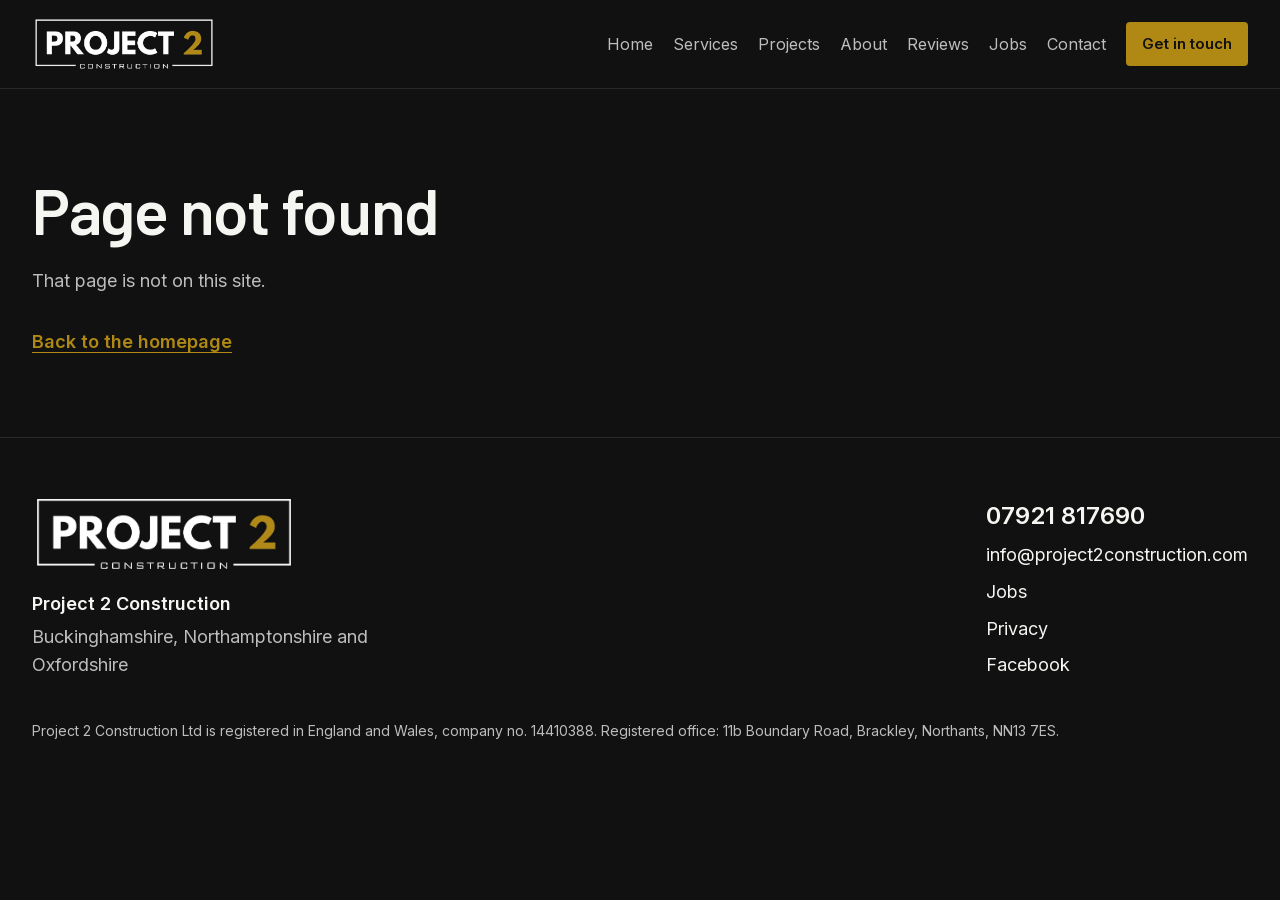
<file: 404/index.html>
<!DOCTYPE html><!--pOdSqVrfr8nNlY6P0ikp5--><html lang="en-GB"><head><meta charSet="utf-8"/><meta name="viewport" content="width=device-width, initial-scale=1"/><link rel="preload" href="/_next/static/media/60c9b95e8d9e49be-s.p.woff2" as="font" crossorigin="" type="font/woff2"/><link rel="preload" href="/_next/static/media/6ad0344ed98ac2e9-s.p.woff2" as="font" crossorigin="" type="font/woff2"/><link rel="preload" href="/_next/static/media/e4af272ccee01ff0-s.p.woff2" as="font" crossorigin="" type="font/woff2"/><link rel="preload" as="image" href="/brand/logo-dark.jpg"/><link rel="stylesheet" href="/_next/static/css/72bba7c0485b7fcb.css" data-precedence="next"/><link rel="preload" as="script" fetchPriority="low" href="/_next/static/chunks/webpack-b774d6c717a9c587.js"/><script src="/_next/static/chunks/4bd1b696-c023c6e3521b1417.js" async=""></script><script src="/_next/static/chunks/255-2aa030c9ba2867e3.js" async=""></script><script src="/_next/static/chunks/main-app-5e569ed799458064.js" async=""></script><script src="/_next/static/chunks/619-ba102abea3e3d0e4.js" async=""></script><script src="/_next/static/chunks/app/layout-2bc544f862745160.js" async=""></script><script src="/_next/static/chunks/app/page-9185be4bed48f37f.js" async=""></script><meta name="robots" content="noindex"/><meta name="next-size-adjust" content=""/><meta name="theme-color" content="#111111"/><title>New builds, extensions and renovations | Project 2 Construction</title><meta name="description" content="Led by James and Tom, Project 2 Construction builds extensions, renovations and new builds for homeowners and commercial clients across Buckinghamshire, Northamptonshire and Oxfordshire."/><meta property="og:title" content="Project 2 Construction"/><meta property="og:description" content="Residential and commercial building work across Buckinghamshire, Northamptonshire and Oxfordshire."/><meta property="og:url" content="https://project2construction.com/"/><meta property="og:site_name" content="Project 2 Construction"/><meta property="og:locale" content="en_GB"/><meta property="og:image" content="https://project2construction.com/images/hero-stone-cottage.jpg"/><meta property="og:image:alt" content="Stone cottage with scaffolding at the front, white sash windows and a tiled roof."/><meta property="og:type" content="website"/><meta name="twitter:card" content="summary_large_image"/><meta name="twitter:title" content="Project 2 Construction"/><meta name="twitter:description" content="Residential and commercial building work across Buckinghamshire, Northamptonshire and Oxfordshire."/><meta name="twitter:image" content="https://project2construction.com/images/hero-stone-cottage.jpg"/><meta name="twitter:image:alt" content="Stone cottage with scaffolding at the front, white sash windows and a tiled roof."/><link rel="icon" href="/brand/logo-dark.jpg"/><script src="/_next/static/chunks/polyfills-42372ed130431b0a.js" noModule=""></script></head><body class="__variable_80b140 __variable_879338 antialiased"><div hidden=""><!--$--><!--/$--></div><a href="#content" class="sr-only focus:not-sr-only focus:absolute focus:left-4 focus:top-4 focus:z-[70] focus:bg-paper focus:px-4 focus:py-2 focus:text-canvas">Skip to content</a><header class="fixed inset-x-0 top-0 z-50 border-b border-white/10 bg-canvas"><div class="mx-auto flex h-[5rem] max-w-[1440px] md:h-[5.5rem] items-center justify-between gap-4 px-5 md:px-8"><a class="shrink-0" href="/"><img src="/brand/logo-dark.jpg" alt="Project 2 Construction" width="1278" height="388" class="h-12 w-auto md:h-14"/></a><nav class="hidden items-center gap-5 lg:flex" aria-label="Main"><a class="text-base text-muted hover:text-paper" href="/">Home</a><a class="text-base text-muted hover:text-paper" href="/services/">Services</a><a class="text-base text-muted hover:text-paper" href="/projects/">Projects</a><a class="text-base text-muted hover:text-paper" href="/about/">About</a><a class="text-base text-muted hover:text-paper" href="/reviews/">Reviews</a><a class="text-base text-muted hover:text-paper" href="/jobs/">Jobs</a><a class="text-base text-muted hover:text-paper" href="/contact/">Contact</a><a class="inline-flex min-h-11 items-center rounded-[4px] bg-gold px-4 text-[15px] font-semibold text-canvas hover:bg-[#c49a16]" href="/contact/">Get in touch</a></nav><button type="button" class="inline-flex min-h-11 items-center gap-2 rounded-[4px] border border-white/15 px-3 text-base font-semibold text-paper lg:hidden" aria-expanded="false" aria-controls="_R_5b_"><svg width="18" height="18" viewBox="0 0 18 18" aria-hidden="true"><path d="M3 5h12M3 9h12M3 13h12" stroke="currentColor" stroke-width="1.6"></path></svg>Menu</button></div></header><main id="content"><article class="mx-auto w-full max-w-[1440px] px-5 pb-20 pt-36 md:px-8 md:pt-44"><h1 class="font-display text-[clamp(36px,5vw,64px)] text-paper">Page not found</h1><p class="mt-6 max-w-[40ch] text-[18px] leading-[1.6] text-muted">That page is not on this site.</p><p class="mt-8"><a class="font-semibold text-gold underline underline-offset-4" href="/">Back to the homepage</a></p></article><!--$--><!--/$--></main><footer class="border-t border-white/10 bg-canvas px-5 py-14 md:px-8"><div class="mx-auto flex max-w-[1440px] flex-col gap-10 md:flex-row md:items-end md:justify-between"><div><img src="/brand/logo-dark.jpg" alt="" width="1278" height="388" class="h-16 w-auto md:h-20"/><p class="mt-4 font-semibold text-paper">Project 2 Construction</p><p class="mt-1 max-w-[36ch] text-muted">Buckinghamshire, Northamptonshire and Oxfordshire</p></div><ul class="space-y-2"><li><a href="tel:+447921817690" class="text-2xl font-semibold text-paper hover:text-gold">07921 817690</a></li><li><a href="mailto:info@project2construction.com" class="text-paper hover:text-gold">info@project2construction.com</a></li><li><a class="text-paper hover:text-gold" href="/jobs/">Jobs</a></li><li><a class="text-paper hover:text-gold" href="/privacy/">Privacy</a></li><li><a href="https://www.facebook.com/share/1CSErFWpfr/?mibextid=wwXIfr" class="text-paper hover:text-gold" target="_blank" rel="noreferrer">Facebook</a></li></ul></div><p class="mx-auto mt-10 max-w-[1440px] text-sm leading-[1.6] text-muted">Project 2 Construction Ltd<!-- --> is registered in England and Wales, company no. <!-- -->14410388<!-- -->. Registered office:<!-- --> <!-- -->11b Boundary Road, Brackley, Northants, NN13 7ES<!-- -->.</p></footer><script src="/_next/static/chunks/webpack-b774d6c717a9c587.js" id="_R_" async=""></script><script>(self.__next_f=self.__next_f||[]).push([0])</script><script>self.__next_f.push([1,"1:\"$Sreact.fragment\"\n2:I[6339,[\"619\",\"static/chunks/619-ba102abea3e3d0e4.js\",\"177\",\"static/chunks/app/layout-2bc544f862745160.js\"],\"Header\"]\n3:I[9766,[],\"\"]\n4:I[8924,[],\"\"]\n5:I[2619,[\"619\",\"static/chunks/619-ba102abea3e3d0e4.js\",\"974\",\"static/chunks/app/page-9185be4bed48f37f.js\"],\"\"]\n6:I[4431,[],\"OutletBoundary\"]\n8:I[5278,[],\"AsyncMetadataOutlet\"]\na:I[4431,[],\"ViewportBoundary\"]\nc:I[4431,[],\"MetadataBoundary\"]\nd:\"$Sreact.suspense\"\nf:I[7150,[],\"\"]\n:HL[\"/_next/static/media/60c9b95e8d9e49be-s.p.woff2\",\"font\",{\"crossOrigin\":\"\",\"type\":\"font/woff2\"}]\n:HL[\"/_next/static/media/6ad0344ed98ac2e9-s.p.woff2\",\"font\",{\"crossOrigin\":\"\",\"type\":\"font/woff2\"}]\n:HL[\"/_next/static/media/e4af272ccee01ff0-s.p.woff2\",\"font\",{\"crossOrigin\":\"\",\"type\":\"font/woff2\"}]\n:HL[\"/_next/static/css/72bba7c0485b7fcb.css\",\"style\"]\n"])</script><script>self.__next_f.push([1,"0:{\"P\":null,\"b\":\"pOdSqVrfr8nNlY6P0ikp5\",\"p\":\"\",\"c\":[\"\",\"_not-found\",\"\"],\"i\":false,\"f\":[[[\"\",{\"children\":[\"/_not-found\",{\"children\":[\"__PAGE__\",{}]}]},\"$undefined\",\"$undefined\",true],[\"\",[\"$\",\"$1\",\"c\",{\"children\":[[[\"$\",\"link\",\"0\",{\"rel\":\"stylesheet\",\"href\":\"/_next/static/css/72bba7c0485b7fcb.css\",\"precedence\":\"next\",\"crossOrigin\":\"$undefined\",\"nonce\":\"$undefined\"}]],[\"$\",\"html\",null,{\"lang\":\"en-GB\",\"children\":[\"$\",\"body\",null,{\"className\":\"__variable_80b140 __variable_879338 antialiased\",\"children\":[[\"$\",\"a\",null,{\"href\":\"#content\",\"className\":\"sr-only focus:not-sr-only focus:absolute focus:left-4 focus:top-4 focus:z-[70] focus:bg-paper focus:px-4 focus:py-2 focus:text-canvas\",\"children\":\"Skip to content\"}],[\"$\",\"$L2\",null,{}],[\"$\",\"main\",null,{\"id\":\"content\",\"children\":[\"$\",\"$L3\",null,{\"parallelRouterKey\":\"children\",\"error\":\"$undefined\",\"errorStyles\":\"$undefined\",\"errorScripts\":\"$undefined\",\"template\":[\"$\",\"$L4\",null,{}],\"templateStyles\":\"$undefined\",\"templateScripts\":\"$undefined\",\"notFound\":[[\"$\",\"article\",null,{\"className\":\"mx-auto w-full max-w-[1440px] px-5 pb-20 pt-36 md:px-8 md:pt-44\",\"children\":[[\"$\",\"h1\",null,{\"className\":\"font-display text-[clamp(36px,5vw,64px)] text-paper\",\"children\":\"Page not found\"}],[\"$\",\"p\",null,{\"className\":\"mt-6 max-w-[40ch] text-[18px] leading-[1.6] text-muted\",\"children\":\"That page is not on this site.\"}],[\"$\",\"p\",null,{\"className\":\"mt-8\",\"children\":[\"$\",\"$L5\",null,{\"href\":\"/\",\"className\":\"font-semibold text-gold underline underline-offset-4\",\"children\":\"Back to the homepage\"}]}]]}],[]],\"forbidden\":\"$undefined\",\"unauthorized\":\"$undefined\"}]}],[\"$\",\"footer\",null,{\"className\":\"border-t border-white/10 bg-canvas px-5 py-14 md:px-8\",\"children\":[[\"$\",\"div\",null,{\"className\":\"mx-auto flex max-w-[1440px] flex-col gap-10 md:flex-row md:items-end md:justify-between\",\"children\":[[\"$\",\"div\",null,{\"children\":[[\"$\",\"img\",null,{\"src\":\"/brand/logo-dark.jpg\",\"alt\":\"\",\"width\":1278,\"height\":388,\"className\":\"h-16 w-auto md:h-20\"}],[\"$\",\"p\",null,{\"className\":\"mt-4 font-semibold text-paper\",\"children\":\"Project 2 Construction\"}],[\"$\",\"p\",null,{\"className\":\"mt-1 max-w-[36ch] text-muted\",\"children\":\"Buckinghamshire, Northamptonshire and Oxfordshire\"}]]}],[\"$\",\"ul\",null,{\"className\":\"space-y-2\",\"children\":[[\"$\",\"li\",null,{\"children\":[\"$\",\"a\",null,{\"href\":\"tel:+447921817690\",\"className\":\"text-2xl font-semibold text-paper hover:text-gold\",\"children\":\"07921 817690\"}]}],[\"$\",\"li\",null,{\"children\":[\"$\",\"a\",null,{\"href\":\"mailto:info@project2construction.com\",\"className\":\"text-paper hover:text-gold\",\"children\":\"info@project2construction.com\"}]}],[\"$\",\"li\",null,{\"children\":[\"$\",\"$L5\",null,{\"href\":\"/jobs\",\"className\":\"text-paper hover:text-gold\",\"children\":\"Jobs\"}]}],[\"$\",\"li\",null,{\"children\":[\"$\",\"$L5\",null,{\"href\":\"/privacy\",\"className\":\"text-paper hover:text-gold\",\"children\":\"Privacy\"}]}],[\"$\",\"li\",null,{\"children\":[\"$\",\"a\",null,{\"href\":\"https://www.facebook.com/share/1CSErFWpfr/?mibextid=wwXIfr\",\"className\":\"text-paper hover:text-gold\",\"target\":\"_blank\",\"rel\":\"noreferrer\",\"children\":\"Facebook\"}]}]]}]]}],[\"$\",\"p\",null,{\"className\":\"mx-auto mt-10 max-w-[1440px] text-sm leading-[1.6] text-muted\",\"children\":[\"Project 2 Construction Ltd\",\" is registered in England and Wales, company no. \",\"14410388\",\". Registered office:\",\" \",\"11b Boundary Road, Brackley, Northants, NN13 7ES\",\".\"]}]]}]]}]}]]}],{\"children\":[\"/_not-found\",[\"$\",\"$1\",\"c\",{\"children\":[null,[\"$\",\"$L3\",null,{\"parallelRouterKey\":\"children\",\"error\":\"$undefined\",\"errorStyles\":\"$undefined\",\"errorScripts\":\"$undefined\",\"template\":[\"$\",\"$L4\",null,{}],\"templateStyles\":\"$undefined\",\"templateScripts\":\"$undefined\",\"notFound\":\"$undefined\",\"forbidden\":\"$undefined\",\"unauthorized\":\"$undefined\"}]]}],{\"children\":[\"__PAGE__\",[\"$\",\"$1\",\"c\",{\"children\":[[\"$\",\"article\",null,{\"className\":\"mx-auto w-full max-w-[1440px] px-5 pb-20 pt-36 md:px-8 md:pt-44\",\"children\":[[\"$\",\"h1\",null,{\"className\":\"font-display text-[clamp(36px,5vw,64px)] text-paper\",\"children\":\"Page not found\"}],[\"$\",\"p\",null,{\"className\":\"mt-6 max-w-[40ch] text-[18px] leading-[1.6] text-muted\",\"children\":\"That page is not on this site.\"}],[\"$\",\"p\",null,{\"className\":\"mt-8\",\"children\":[\"$\",\"$L5\",null,{\"href\":\"/\",\"className\":\"font-semibold text-gold underline underline-offset-4\",\"children\":\"Back to the homepage\"}]}]]}],null,[\"$\",\"$L6\",null,{\"children\":[\"$L7\",[\"$\",\"$L8\",null,{\"promise\":\"$@9\"}]]}]]}],{},null,false]},null,false]},null,false],[\"$\",\"$1\",\"h\",{\"children\":[[\"$\",\"meta\",null,{\"name\":\"robots\",\"content\":\"noindex\"}],[[\"$\",\"$La\",null,{\"children\":\"$Lb\"}],[\"$\",\"meta\",null,{\"name\":\"next-size-adjust\",\"content\":\"\"}]],[\"$\",\"$Lc\",null,{\"children\":[\"$\",\"div\",null,{\"hidden\":true,\"children\":[\"$\",\"$d\",null,{\"fallback\":null,\"children\":\"$Le\"}]}]}]]}],false]],\"m\":\"$undefined\",\"G\":[\"$f\",[]],\"s\":false,\"S\":true}\n"])</script><script>self.__next_f.push([1,"b:[[\"$\",\"meta\",\"0\",{\"charSet\":\"utf-8\"}],[\"$\",\"meta\",\"1\",{\"name\":\"viewport\",\"content\":\"width=device-width, initial-scale=1\"}],[\"$\",\"meta\",\"2\",{\"name\":\"theme-color\",\"content\":\"#111111\"}]]\n7:null\n"])</script><script>self.__next_f.push([1,"10:I[622,[],\"IconMark\"]\n"])</script><script>self.__next_f.push([1,"9:{\"metadata\":[[\"$\",\"title\",\"0\",{\"children\":\"New builds, extensions and renovations | Project 2 Construction\"}],[\"$\",\"meta\",\"1\",{\"name\":\"description\",\"content\":\"Led by James and Tom, Project 2 Construction builds extensions, renovations and new builds for homeowners and commercial clients across Buckinghamshire, Northamptonshire and Oxfordshire.\"}],[\"$\",\"meta\",\"2\",{\"property\":\"og:title\",\"content\":\"Project 2 Construction\"}],[\"$\",\"meta\",\"3\",{\"property\":\"og:description\",\"content\":\"Residential and commercial building work across Buckinghamshire, Northamptonshire and Oxfordshire.\"}],[\"$\",\"meta\",\"4\",{\"property\":\"og:url\",\"content\":\"https://project2construction.com/\"}],[\"$\",\"meta\",\"5\",{\"property\":\"og:site_name\",\"content\":\"Project 2 Construction\"}],[\"$\",\"meta\",\"6\",{\"property\":\"og:locale\",\"content\":\"en_GB\"}],[\"$\",\"meta\",\"7\",{\"property\":\"og:image\",\"content\":\"https://project2construction.com/images/hero-stone-cottage.jpg\"}],[\"$\",\"meta\",\"8\",{\"property\":\"og:image:alt\",\"content\":\"Stone cottage with scaffolding at the front, white sash windows and a tiled roof.\"}],[\"$\",\"meta\",\"9\",{\"property\":\"og:type\",\"content\":\"website\"}],[\"$\",\"meta\",\"10\",{\"name\":\"twitter:card\",\"content\":\"summary_large_image\"}],[\"$\",\"meta\",\"11\",{\"name\":\"twitter:title\",\"content\":\"Project 2 Construction\"}],[\"$\",\"meta\",\"12\",{\"name\":\"twitter:description\",\"content\":\"Residential and commercial building work across Buckinghamshire, Northamptonshire and Oxfordshire.\"}],[\"$\",\"meta\",\"13\",{\"name\":\"twitter:image\",\"content\":\"https://project2construction.com/images/hero-stone-cottage.jpg\"}],[\"$\",\"meta\",\"14\",{\"name\":\"twitter:image:alt\",\"content\":\"Stone cottage with scaffolding at the front, white sash windows and a tiled roof.\"}],[\"$\",\"link\",\"15\",{\"rel\":\"icon\",\"href\":\"/brand/logo-dark.jpg\"}],[\"$\",\"$L10\",\"16\",{}]],\"error\":null,\"digest\":\"$undefined\"}\n"])</script><script>self.__next_f.push([1,"e:\"$9:metadata\"\n"])</script></body></html>
</file>
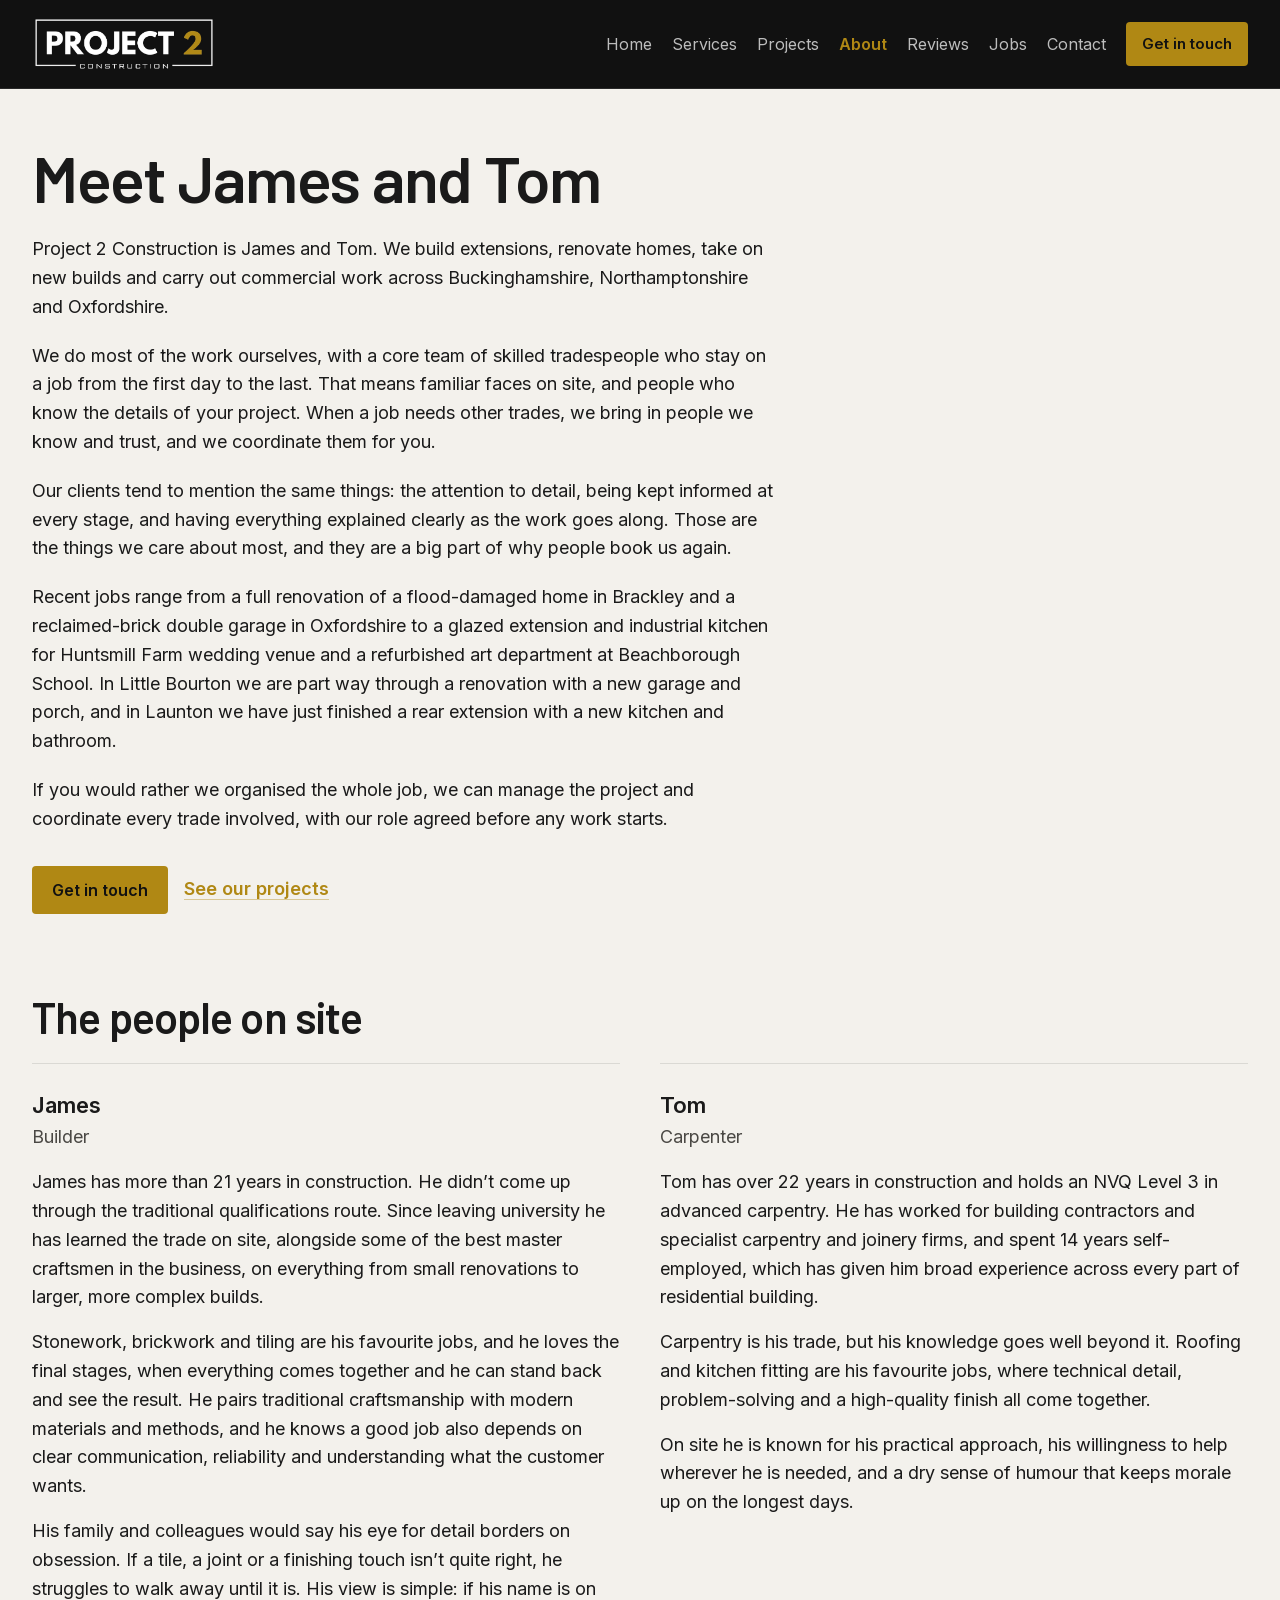
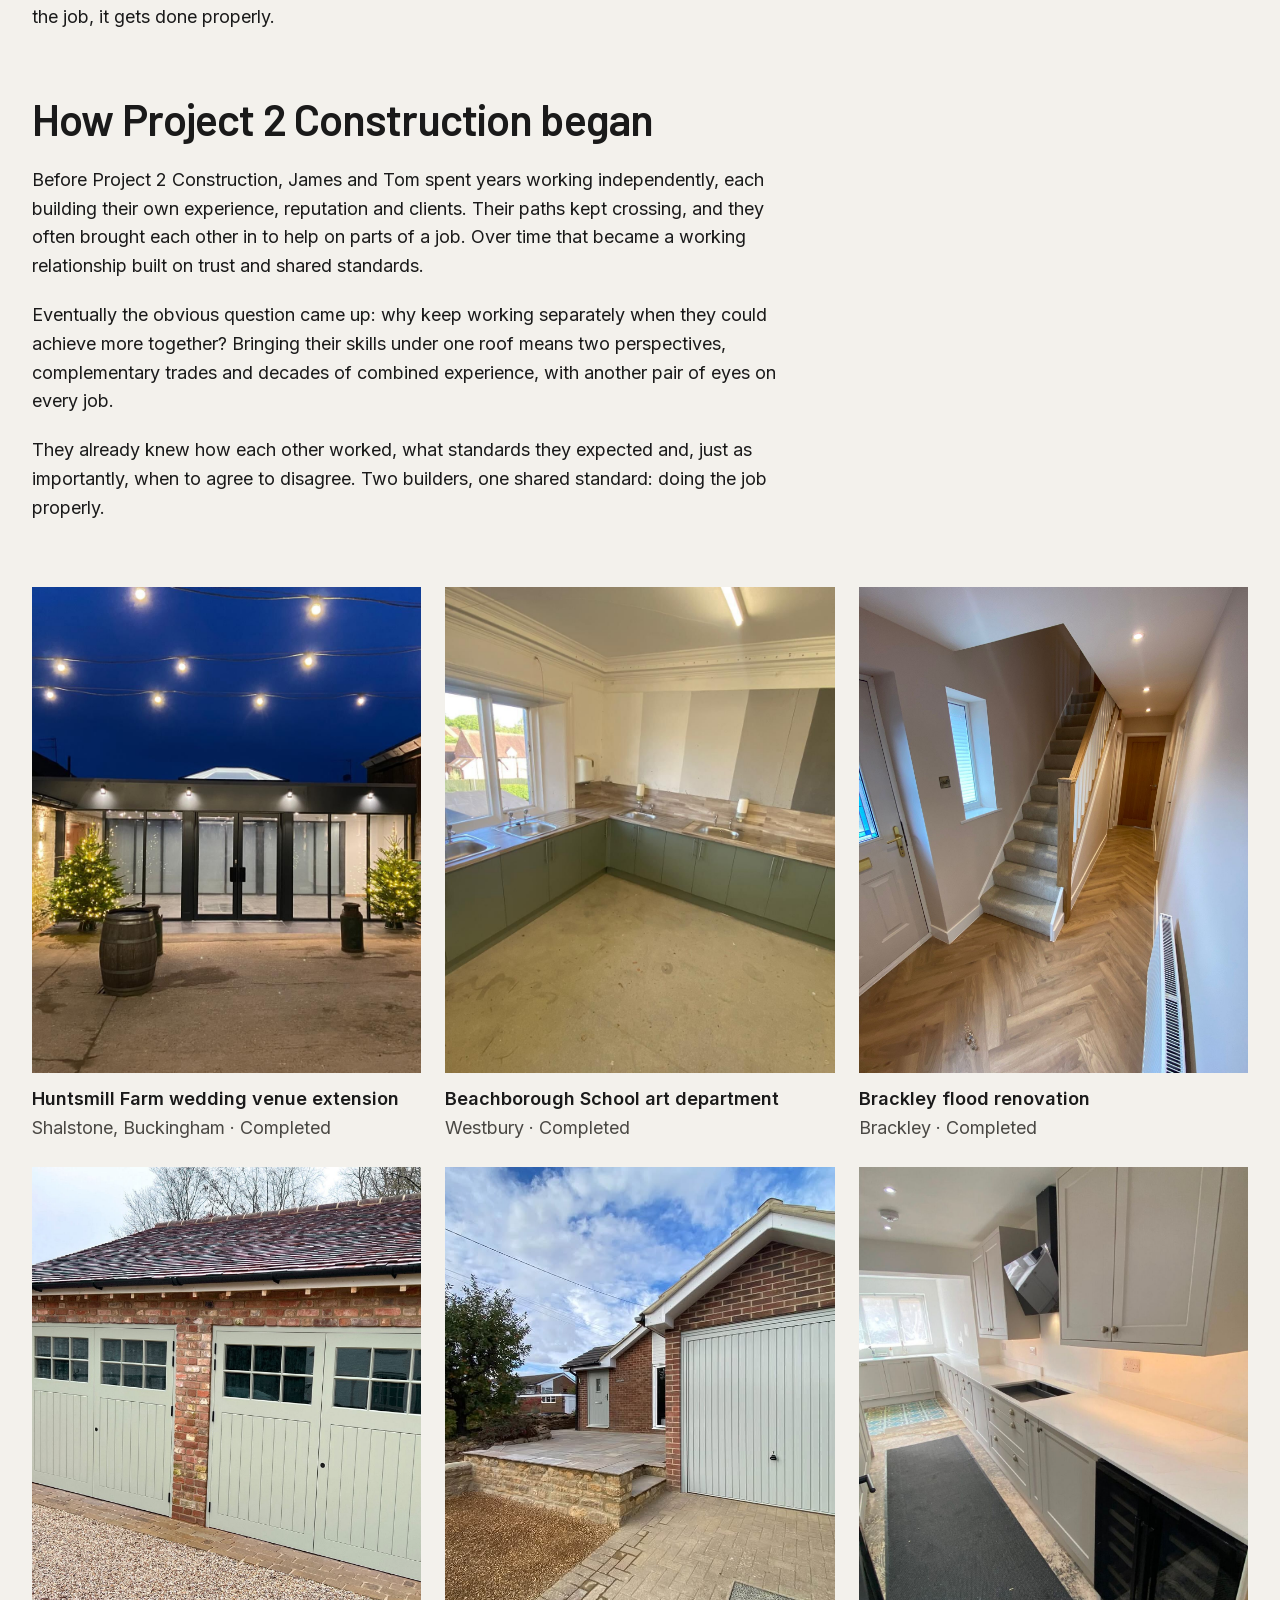
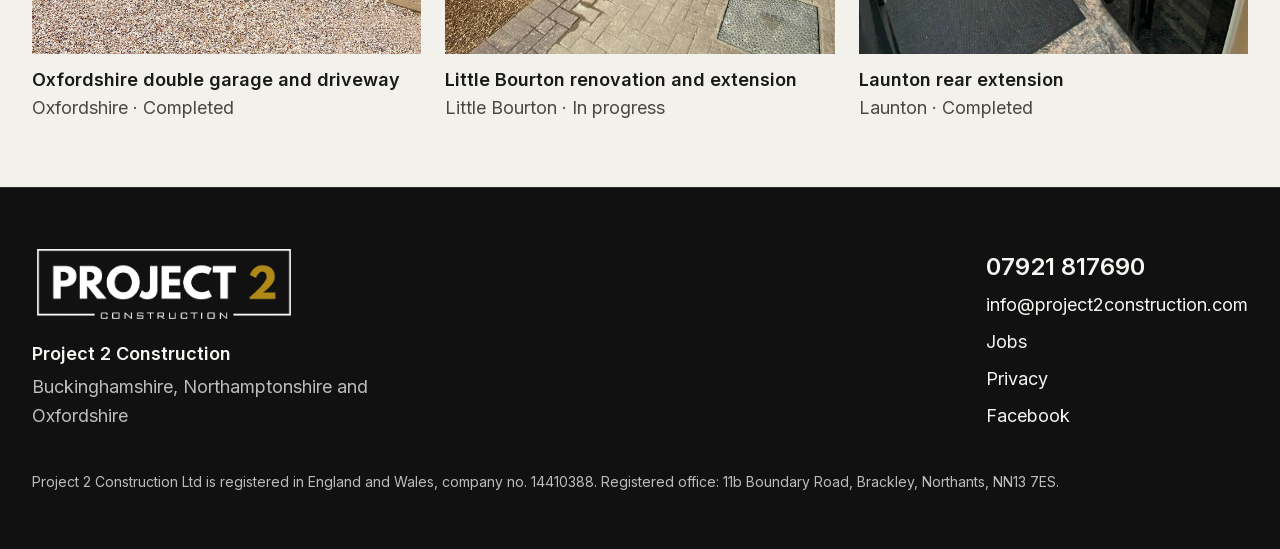
<file: about/index.html>
<!DOCTYPE html><!--pOdSqVrfr8nNlY6P0ikp5--><html lang="en-GB"><head><meta charSet="utf-8"/><meta name="viewport" content="width=device-width, initial-scale=1"/><link rel="preload" href="/_next/static/media/60c9b95e8d9e49be-s.p.woff2" as="font" crossorigin="" type="font/woff2"/><link rel="preload" href="/_next/static/media/6ad0344ed98ac2e9-s.p.woff2" as="font" crossorigin="" type="font/woff2"/><link rel="preload" href="/_next/static/media/e4af272ccee01ff0-s.p.woff2" as="font" crossorigin="" type="font/woff2"/><link rel="preload" as="image" href="/brand/logo-dark.jpg"/><link rel="preload" as="image" href="/images/huntsmill/huntsmill-19.jpg"/><link rel="preload" as="image" href="/images/beachborough/beachborough-06.jpg"/><link rel="preload" as="image" href="/images/brackley-stairs.jpg"/><link rel="preload" as="image" href="/images/garage-doors.jpg"/><link rel="preload" as="image" href="/images/bourton-garage.jpg"/><link rel="preload" as="image" href="/images/launton/launton-03.jpg"/><link rel="stylesheet" href="/_next/static/css/72bba7c0485b7fcb.css" data-precedence="next"/><link rel="preload" as="script" fetchPriority="low" href="/_next/static/chunks/webpack-b774d6c717a9c587.js"/><script src="/_next/static/chunks/4bd1b696-c023c6e3521b1417.js" async=""></script><script src="/_next/static/chunks/255-2aa030c9ba2867e3.js" async=""></script><script src="/_next/static/chunks/main-app-5e569ed799458064.js" async=""></script><script src="/_next/static/chunks/619-ba102abea3e3d0e4.js" async=""></script><script src="/_next/static/chunks/app/layout-2bc544f862745160.js" async=""></script><script src="/_next/static/chunks/app/about/page-9185be4bed48f37f.js" async=""></script><meta name="next-size-adjust" content=""/><meta name="theme-color" content="#111111"/><title>About Project 2 Construction | Project 2 Construction</title><meta name="description" content="Meet James and Tom, the team behind Project 2 Construction. Extensions, renovations, new builds and commercial work across Buckinghamshire, Northamptonshire and Oxfordshire."/><meta property="og:title" content="Project 2 Construction"/><meta property="og:description" content="Residential and commercial building work across Buckinghamshire, Northamptonshire and Oxfordshire."/><meta property="og:url" content="https://project2construction.com/"/><meta property="og:site_name" content="Project 2 Construction"/><meta property="og:locale" content="en_GB"/><meta property="og:image" content="https://project2construction.com/images/hero-stone-cottage.jpg"/><meta property="og:image:alt" content="Stone cottage with scaffolding at the front, white sash windows and a tiled roof."/><meta property="og:type" content="website"/><meta name="twitter:card" content="summary_large_image"/><meta name="twitter:title" content="Project 2 Construction"/><meta name="twitter:description" content="Residential and commercial building work across Buckinghamshire, Northamptonshire and Oxfordshire."/><meta name="twitter:image" content="https://project2construction.com/images/hero-stone-cottage.jpg"/><meta name="twitter:image:alt" content="Stone cottage with scaffolding at the front, white sash windows and a tiled roof."/><link rel="icon" href="/brand/logo-dark.jpg"/><script src="/_next/static/chunks/polyfills-42372ed130431b0a.js" noModule=""></script></head><body class="__variable_80b140 __variable_879338 antialiased"><div hidden=""><!--$--><!--/$--></div><a href="#content" class="sr-only focus:not-sr-only focus:absolute focus:left-4 focus:top-4 focus:z-[70] focus:bg-paper focus:px-4 focus:py-2 focus:text-canvas">Skip to content</a><header class="fixed inset-x-0 top-0 z-50 border-b border-white/10 bg-canvas"><div class="mx-auto flex h-[5rem] max-w-[1440px] md:h-[5.5rem] items-center justify-between gap-4 px-5 md:px-8"><a class="shrink-0" href="/"><img src="/brand/logo-dark.jpg" alt="Project 2 Construction" width="1278" height="388" class="h-12 w-auto md:h-14"/></a><nav class="hidden items-center gap-5 lg:flex" aria-label="Main"><a class="text-base text-muted hover:text-paper" href="/">Home</a><a class="text-base text-muted hover:text-paper" href="/services/">Services</a><a class="text-base text-muted hover:text-paper" href="/projects/">Projects</a><a aria-current="page" class="text-base font-semibold text-gold" href="/about/">About</a><a class="text-base text-muted hover:text-paper" href="/reviews/">Reviews</a><a class="text-base text-muted hover:text-paper" href="/jobs/">Jobs</a><a class="text-base text-muted hover:text-paper" href="/contact/">Contact</a><a class="inline-flex min-h-11 items-center rounded-[4px] bg-gold px-4 text-[15px] font-semibold text-canvas hover:bg-[#c49a16]" href="/contact/">Get in touch</a></nav><button type="button" class="inline-flex min-h-11 items-center gap-2 rounded-[4px] border border-white/15 px-3 text-base font-semibold text-paper lg:hidden" aria-expanded="false" aria-controls="_R_5b_"><svg width="18" height="18" viewBox="0 0 18 18" aria-hidden="true"><path d="M3 5h12M3 9h12M3 13h12" stroke="currentColor" stroke-width="1.6"></path></svg>Menu</button></div></header><main id="content"><article class="light"><header class="mx-auto w-full max-w-[1440px] px-5 pb-4 pt-28 md:px-8 md:pt-36"><h1 class="font-display max-w-[16ch] text-[clamp(36px,5vw,64px)] text-[#1a1a1a]">Meet James and Tom</h1><div class="mt-6 max-w-[68ch] space-y-5 text-[18px] leading-[1.6] text-[#1a1a1a]"><p>Project 2 Construction is James and Tom. We build extensions, renovate homes, take on new builds and carry out commercial work across Buckinghamshire, Northamptonshire and Oxfordshire.</p><p>We do most of the work ourselves, with a core team of skilled tradespeople who stay on a job from the first day to the last. That means familiar faces on site, and people who know the details of your project. When a job needs other trades, we bring in people we know and trust, and we coordinate them for you.</p><p>Our clients tend to mention the same things: the attention to detail, being kept informed at every stage, and having everything explained clearly as the work goes along. Those are the things we care about most, and they are a big part of why people book us again.</p><p>Recent jobs range from a full renovation of a flood-damaged home in Brackley and a reclaimed-brick double garage in Oxfordshire to a glazed extension and industrial kitchen for Huntsmill Farm wedding venue and a refurbished art department at Beachborough School. In Little Bourton we are part way through a renovation with a new garage and porch, and in Launton we have just finished a rear extension with a new kitchen and bathroom.</p><p>If you would rather we organised the whole job, we can manage the project and coordinate every trade involved, with our role agreed before any work starts.</p></div><div class="mt-8 flex flex-col items-start gap-4 sm:flex-row sm:items-center"><a class="inline-flex min-h-12 items-center justify-center rounded-[4px] bg-gold px-5 text-base font-semibold text-canvas hover:bg-[#c49a16]" href="/contact/">Get in touch</a><a class="font-semibold text-gold underline decoration-gold/40 underline-offset-4 hover:decoration-gold" href="/projects/">See our projects</a></div></header><section aria-labelledby="team-title" class="mx-auto w-full max-w-[1440px] px-5 pt-12 md:px-8 md:pt-16"><h2 id="team-title" class="font-display text-[clamp(28px,3.4vw,44px)] text-[#1a1a1a]">The people on site</h2><div class="mt-6 grid gap-10 lg:grid-cols-2"><div class="max-w-[60ch] border-t border-black/10 pt-6"><h3 class="text-[22px] font-semibold text-[#1a1a1a]">James</h3><p class="text-[#4a4844]">Builder</p><div class="mt-4 space-y-4 text-[18px] leading-[1.6] text-[#1a1a1a]"><p>James has more than 21 years in construction. He didn’t come up through the traditional qualifications route. Since leaving university he has learned the trade on site, alongside some of the best master craftsmen in the business, on everything from small renovations to larger, more complex builds.</p><p>Stonework, brickwork and tiling are his favourite jobs, and he loves the final stages, when everything comes together and he can stand back and see the result. He pairs traditional craftsmanship with modern materials and methods, and he knows a good job also depends on clear communication, reliability and understanding what the customer wants.</p><p>His family and colleagues would say his eye for detail borders on obsession. If a tile, a joint or a finishing touch isn’t quite right, he struggles to walk away until it is. His view is simple: if his name is on the job, it gets done properly.</p></div></div><div class="max-w-[60ch] border-t border-black/10 pt-6"><h3 class="text-[22px] font-semibold text-[#1a1a1a]">Tom</h3><p class="text-[#4a4844]">Carpenter</p><div class="mt-4 space-y-4 text-[18px] leading-[1.6] text-[#1a1a1a]"><p>Tom has over 22 years in construction and holds an NVQ Level 3 in advanced carpentry. He has worked for building contractors and specialist carpentry and joinery firms, and spent 14 years self-employed, which has given him broad experience across every part of residential building.</p><p>Carpentry is his trade, but his knowledge goes well beyond it. Roofing and kitchen fitting are his favourite jobs, where technical detail, problem-solving and a high-quality finish all come together.</p><p>On site he is known for his practical approach, his willingness to help wherever he is needed, and a dry sense of humour that keeps morale up on the longest days.</p></div></div></div></section><section aria-labelledby="story-title" class="mx-auto w-full max-w-[1440px] px-5 pt-12 md:px-8 md:pt-16"><h2 id="story-title" class="font-display text-[clamp(28px,3.4vw,44px)] text-[#1a1a1a]">How Project 2 Construction began</h2><div class="mt-6 max-w-[68ch] space-y-5 text-[18px] leading-[1.6] text-[#1a1a1a]"><p>Before Project 2 Construction, James and Tom spent years working independently, each building their own experience, reputation and clients. Their paths kept crossing, and they often brought each other in to help on parts of a job. Over time that became a working relationship built on trust and shared standards.</p><p>Eventually the obvious question came up: why keep working separately when they could achieve more together? Bringing their skills under one roof means two perspectives, complementary trades and decades of combined experience, with another pair of eyes on every job.</p><p>They already knew how each other worked, what standards they expected and, just as importantly, when to agree to disagree. Two builders, one shared standard: doing the job properly.</p></div></section><div class="mx-auto grid w-full max-w-[1440px] gap-6 px-5 py-12 md:px-8 md:py-16 lg:grid-cols-3"><a class="group block" href="/projects/huntsmill-farm/"><img src="/images/huntsmill/huntsmill-19.jpg" alt="The finished extension at night, seen down the courtyard under festoon lights." width="1600" height="1200" class="aspect-[4/5] w-full object-cover"/><p class="mt-3 text-[18px] font-semibold text-[#1a1a1a] group-hover:text-gold">Huntsmill Farm wedding venue extension</p><p class="text-[#4a4844]">Shalstone, Buckingham<!-- --> · <!-- -->Completed</p></a><a class="group block" href="/projects/beachborough-school-art-department/"><img src="/images/beachborough/beachborough-06.jpg" alt="The finished art room, with new units, worktops and sinks running round two walls." width="1600" height="1200" class="aspect-[4/5] w-full object-cover"/><p class="mt-3 text-[18px] font-semibold text-[#1a1a1a] group-hover:text-gold">Beachborough School art department</p><p class="text-[#4a4844]">Westbury<!-- --> · <!-- -->Completed</p></a><a class="group block" href="/projects/brackley-flood-renovation/"><img src="/images/brackley-stairs.jpg" alt="Finished hallway in the Brackley house, with a carpeted staircase, oak handrail and herringbone flooring." width="1536" height="2048" class="aspect-[4/5] w-full object-cover"/><p class="mt-3 text-[18px] font-semibold text-[#1a1a1a] group-hover:text-gold">Brackley flood renovation</p><p class="text-[#4a4844]">Brackley<!-- --> · <!-- -->Completed</p></a><a class="group block" href="/projects/oxfordshire-double-garage/"><img src="/images/garage-doors.jpg" alt="Finished Oxfordshire double garage in reclaimed brick, with sage green bespoke doors, a tiled roof and a gravel drive edged in cobbles." width="2048" height="1734" class="aspect-[4/5] w-full object-cover"/><p class="mt-3 text-[18px] font-semibold text-[#1a1a1a] group-hover:text-gold">Oxfordshire double garage and driveway</p><p class="text-[#4a4844]">Oxfordshire<!-- --> · <!-- -->Completed</p></a><a class="group block" href="/projects/little-bourton/"><img src="/images/bourton-garage.jpg" alt="New garage and porch at Little Bourton, with stone paving in front of the house." width="1280" height="960" class="aspect-[4/5] w-full object-cover"/><p class="mt-3 text-[18px] font-semibold text-[#1a1a1a] group-hover:text-gold">Little Bourton renovation and extension</p><p class="text-[#4a4844]">Little Bourton<!-- --> · <!-- -->In progress</p></a><a class="group block" href="/projects/launton-extension/"><img src="/images/launton/launton-03.jpg" alt="The long run of the Launton kitchen, with wall units, an angled black extractor, a wine cooler and lighting under the cabinets." width="1200" height="1600" class="aspect-[4/5] w-full object-cover"/><p class="mt-3 text-[18px] font-semibold text-[#1a1a1a] group-hover:text-gold">Launton rear extension</p><p class="text-[#4a4844]">Launton<!-- --> · <!-- -->Completed</p></a></div></article><!--$--><!--/$--></main><footer class="border-t border-white/10 bg-canvas px-5 py-14 md:px-8"><div class="mx-auto flex max-w-[1440px] flex-col gap-10 md:flex-row md:items-end md:justify-between"><div><img src="/brand/logo-dark.jpg" alt="" width="1278" height="388" class="h-16 w-auto md:h-20"/><p class="mt-4 font-semibold text-paper">Project 2 Construction</p><p class="mt-1 max-w-[36ch] text-muted">Buckinghamshire, Northamptonshire and Oxfordshire</p></div><ul class="space-y-2"><li><a href="tel:+447921817690" class="text-2xl font-semibold text-paper hover:text-gold">07921 817690</a></li><li><a href="mailto:info@project2construction.com" class="text-paper hover:text-gold">info@project2construction.com</a></li><li><a class="text-paper hover:text-gold" href="/jobs/">Jobs</a></li><li><a class="text-paper hover:text-gold" href="/privacy/">Privacy</a></li><li><a href="https://www.facebook.com/share/1CSErFWpfr/?mibextid=wwXIfr" class="text-paper hover:text-gold" target="_blank" rel="noreferrer">Facebook</a></li></ul></div><p class="mx-auto mt-10 max-w-[1440px] text-sm leading-[1.6] text-muted">Project 2 Construction Ltd<!-- --> is registered in England and Wales, company no. <!-- -->14410388<!-- -->. Registered office:<!-- --> <!-- -->11b Boundary Road, Brackley, Northants, NN13 7ES<!-- -->.</p></footer><script src="/_next/static/chunks/webpack-b774d6c717a9c587.js" id="_R_" async=""></script><script>(self.__next_f=self.__next_f||[]).push([0])</script><script>self.__next_f.push([1,"1:\"$Sreact.fragment\"\n2:I[6339,[\"619\",\"static/chunks/619-ba102abea3e3d0e4.js\",\"177\",\"static/chunks/app/layout-2bc544f862745160.js\"],\"Header\"]\n3:I[9766,[],\"\"]\n4:I[8924,[],\"\"]\n5:I[2619,[\"619\",\"static/chunks/619-ba102abea3e3d0e4.js\",\"220\",\"static/chunks/app/about/page-9185be4bed48f37f.js\"],\"\"]\nf:I[7150,[],\"\"]\n:HL[\"/_next/static/media/60c9b95e8d9e49be-s.p.woff2\",\"font\",{\"crossOrigin\":\"\",\"type\":\"font/woff2\"}]\n:HL[\"/_next/static/media/6ad0344ed98ac2e9-s.p.woff2\",\"font\",{\"crossOrigin\":\"\",\"type\":\"font/woff2\"}]\n:HL[\"/_next/static/media/e4af272ccee01ff0-s.p.woff2\",\"font\",{\"crossOrigin\":\"\",\"type\":\"font/woff2\"}]\n:HL[\"/_next/static/css/72bba7c0485b7fcb.css\",\"style\"]\n"])</script><script>self.__next_f.push([1,"0:{\"P\":null,\"b\":\"pOdSqVrfr8nNlY6P0ikp5\",\"p\":\"\",\"c\":[\"\",\"about\",\"\"],\"i\":false,\"f\":[[[\"\",{\"children\":[\"about\",{\"children\":[\"__PAGE__\",{}]}]},\"$undefined\",\"$undefined\",true],[\"\",[\"$\",\"$1\",\"c\",{\"children\":[[[\"$\",\"link\",\"0\",{\"rel\":\"stylesheet\",\"href\":\"/_next/static/css/72bba7c0485b7fcb.css\",\"precedence\":\"next\",\"crossOrigin\":\"$undefined\",\"nonce\":\"$undefined\"}]],[\"$\",\"html\",null,{\"lang\":\"en-GB\",\"children\":[\"$\",\"body\",null,{\"className\":\"__variable_80b140 __variable_879338 antialiased\",\"children\":[[\"$\",\"a\",null,{\"href\":\"#content\",\"className\":\"sr-only focus:not-sr-only focus:absolute focus:left-4 focus:top-4 focus:z-[70] focus:bg-paper focus:px-4 focus:py-2 focus:text-canvas\",\"children\":\"Skip to content\"}],[\"$\",\"$L2\",null,{}],[\"$\",\"main\",null,{\"id\":\"content\",\"children\":[\"$\",\"$L3\",null,{\"parallelRouterKey\":\"children\",\"error\":\"$undefined\",\"errorStyles\":\"$undefined\",\"errorScripts\":\"$undefined\",\"template\":[\"$\",\"$L4\",null,{}],\"templateStyles\":\"$undefined\",\"templateScripts\":\"$undefined\",\"notFound\":[[\"$\",\"article\",null,{\"className\":\"mx-auto w-full max-w-[1440px] px-5 pb-20 pt-36 md:px-8 md:pt-44\",\"children\":[[\"$\",\"h1\",null,{\"className\":\"font-display text-[clamp(36px,5vw,64px)] text-paper\",\"children\":\"Page not found\"}],[\"$\",\"p\",null,{\"className\":\"mt-6 max-w-[40ch] text-[18px] leading-[1.6] text-muted\",\"children\":\"That page is not on this site.\"}],[\"$\",\"p\",null,{\"className\":\"mt-8\",\"children\":[\"$\",\"$L5\",null,{\"href\":\"/\",\"className\":\"font-semibold text-gold underline underline-offset-4\",\"children\":\"Back to the homepage\"}]}]]}],[]],\"forbidden\":\"$undefined\",\"unauthorized\":\"$undefined\"}]}],[\"$\",\"footer\",null,{\"className\":\"border-t border-white/10 bg-canvas px-5 py-14 md:px-8\",\"children\":[[\"$\",\"div\",null,{\"className\":\"mx-auto flex max-w-[1440px] flex-col gap-10 md:flex-row md:items-end md:justify-between\",\"children\":[[\"$\",\"div\",null,{\"children\":[[\"$\",\"img\",null,{\"src\":\"/brand/logo-dark.jpg\",\"alt\":\"\",\"width\":1278,\"height\":388,\"className\":\"h-16 w-auto md:h-20\"}],[\"$\",\"p\",null,{\"className\":\"mt-4 font-semibold text-paper\",\"children\":\"Project 2 Construction\"}],[\"$\",\"p\",null,{\"className\":\"mt-1 max-w-[36ch] text-muted\",\"children\":\"Buckinghamshire, Northamptonshire and Oxfordshire\"}]]}],[\"$\",\"ul\",null,{\"className\":\"space-y-2\",\"children\":[[\"$\",\"li\",null,{\"children\":[\"$\",\"a\",null,{\"href\":\"tel:+447921817690\",\"className\":\"text-2xl font-semibold text-paper hover:text-gold\",\"children\":\"07921 817690\"}]}],[\"$\",\"li\",null,{\"children\":[\"$\",\"a\",null,{\"href\":\"mailto:info@project2construction.com\",\"className\":\"text-paper hover:text-gold\",\"children\":\"info@project2construction.com\"}]}],[\"$\",\"li\",null,{\"children\":[\"$\",\"$L5\",null,{\"href\":\"/jobs\",\"className\":\"text-paper hover:text-gold\",\"children\":\"Jobs\"}]}],[\"$\",\"li\",null,{\"children\":[\"$\",\"$L5\",null,{\"href\":\"/privacy\",\"className\":\"text-paper hover:text-gold\",\"children\":\"Privacy\"}]}],[\"$\",\"li\",null,{\"children\":[\"$\",\"a\",null,{\"href\":\"https://www.facebook.com/share/1CSErFWpfr/?mibextid=wwXIfr\",\"className\":\"text-paper hover:text-gold\",\"target\":\"_blank\",\"rel\":\"noreferrer\",\"children\":\"Facebook\"}]}]]}]]}],[\"$\",\"p\",null,{\"className\":\"mx-auto mt-10 max-w-[1440px] text-sm leading-[1.6] text-muted\",\"children\":[\"Project 2 Construction Ltd\",\" is registered in England and Wales, company no. \",\"14410388\",\". Registered office:\",\" \",\"11b Boundary Road, Brackley, Northants, NN13 7ES\",\".\"]}]]}]]}]}]]}],{\"children\":[\"about\",[\"$\",\"$1\",\"c\",{\"children\":[null,[\"$\",\"$L3\",null,{\"parallelRouterKey\":\"children\",\"error\":\"$undefined\",\"errorStyles\":\"$undefined\",\"errorScripts\":\"$undefined\",\"template\":[\"$\",\"$L4\",null,{}],\"templateStyles\":\"$undefined\",\"templateScripts\":\"$undefined\",\"notFound\":\"$undefined\",\"forbidden\":\"$undefined\",\"unauthorized\":\"$undefined\"}]]}],{\"children\":[\"__PAGE__\",[\"$\",\"$1\",\"c\",{\"children\":[[\"$\",\"article\",null,{\"className\":\"light\",\"children\":[[\"$\",\"header\",null,{\"className\":\"mx-auto w-full max-w-[1440px] px-5 pb-4 pt-28 md:px-8 md:pt-36\",\"children\":[[\"$\",\"h1\",null,{\"className\":\"font-display max-w-[16ch] text-[clamp(36px,5vw,64px)] text-[#1a1a1a]\",\"children\":\"Meet James and Tom\"}],[\"$\",\"div\",null,{\"className\":\"mt-6 max-w-[68ch] space-y-5 text-[18px] leading-[1.6] text-[#1a1a1a]\",\"children\":[[\"$\",\"p\",null,{\"children\":\"Project 2 Construction is James and Tom. We build extensions, renovate homes, take on new builds and carry out commercial work across Buckinghamshire, Northamptonshire and Oxfordshire.\"}],[\"$\",\"p\",null,{\"children\":\"We do most of the work ourselves, with a core team of skilled tradespeople who stay on a job from the first day to the last. That means familiar faces on site, and people who know the details of your project. When a job needs other trades, we bring in people we know and trust, and we coordinate them for you.\"}],\"$L6\",\"$L7\",\"$L8\"]}],\"$L9\"]}],\"$La\",\"$Lb\",\"$Lc\"]}],null,\"$Ld\"]}],{},null,false]},null,false]},null,false],\"$Le\",false]],\"m\":\"$undefined\",\"G\":[\"$f\",[]],\"s\":false,\"S\":true}\n"])</script><script>self.__next_f.push([1,"11:I[4431,[],\"OutletBoundary\"]\n13:I[5278,[],\"AsyncMetadataOutlet\"]\n15:I[4431,[],\"ViewportBoundary\"]\n17:I[4431,[],\"MetadataBoundary\"]\n18:\"$Sreact.suspense\"\n6:[\"$\",\"p\",null,{\"children\":\"Our clients tend to mention the same things: the attention to detail, being kept informed at every stage, and having everything explained clearly as the work goes along. Those are the things we care about most, and they are a big part of why people book us again.\"}]\n7:[\"$\",\"p\",null,{\"children\":\"Recent jobs range from a full renovation of a flood-damaged home in Brackley and a reclaimed-brick double garage in Oxfordshire to a glazed extension and industrial kitchen for Huntsmill Farm wedding venue and a refurbished art department at Beachborough School. In Little Bourton we are part way through a renovation with a new garage and porch, and in Launton we have just finished a rear extension with a new kitchen and bathroom.\"}]\n8:[\"$\",\"p\",null,{\"children\":\"If you would rather we organised the whole job, we can manage the project and coordinate every trade involved, with our role agreed before any work starts.\"}]\n9:[\"$\",\"div\",null,{\"className\":\"mt-8 flex flex-col items-start gap-4 sm:flex-row sm:items-center\",\"children\":[[\"$\",\"$L5\",null,{\"href\":\"/contact\",\"className\":\"inline-flex min-h-12 items-center justify-center rounded-[4px] bg-gold px-5 text-base font-semibold text-canvas hover:bg-[#c49a16]\",\"children\":\"Get in touch\"}],[\"$\",\"$L5\",null,{\"href\":\"/projects\",\"className\":\"font-semibold text-gold underline decoration-gold/40 underline-offset-4 hover:decoration-gold\",\"children\":\"See our projects\"}]]}]\n"])</script><script>self.__next_f.push([1,"a:[\"$\",\"section\",null,{\"aria-labelledby\":\"team-title\",\"className\":\"mx-auto w-full max-w-[1440px] px-5 pt-12 md:px-8 md:pt-16\",\"children\":[[\"$\",\"h2\",null,{\"id\":\"team-title\",\"className\":\"font-display text-[clamp(28px,3.4vw,44px)] text-[#1a1a1a]\",\"children\":\"The people on site\"}],[\"$\",\"div\",null,{\"className\":\"mt-6 grid gap-10 lg:grid-cols-2\",\"children\":[[\"$\",\"div\",\"James\",{\"className\":\"max-w-[60ch] border-t border-black/10 pt-6\",\"children\":[[\"$\",\"h3\",null,{\"className\":\"text-[22px] font-semibold text-[#1a1a1a]\",\"children\":\"James\"}],[\"$\",\"p\",null,{\"className\":\"text-[#4a4844]\",\"children\":\"Builder\"}],[\"$\",\"div\",null,{\"className\":\"mt-4 space-y-4 text-[18px] leading-[1.6] text-[#1a1a1a]\",\"children\":[[\"$\",\"p\",\"James has more than 21 years in construction. He didn’t come up through the traditional qualifications route. Since leaving university he has learned the trade on site, alongside some of the best master craftsmen in the business, on everything from small renovations to larger, more complex builds.\",{\"children\":\"James has more than 21 years in construction. He didn’t come up through the traditional qualifications route. Since leaving university he has learned the trade on site, alongside some of the best master craftsmen in the business, on everything from small renovations to larger, more complex builds.\"}],[\"$\",\"p\",\"Stonework, brickwork and tiling are his favourite jobs, and he loves the final stages, when everything comes together and he can stand back and see the result. He pairs traditional craftsmanship with modern materials and methods, and he knows a good job also depends on clear communication, reliability and understanding what the customer wants.\",{\"children\":\"Stonework, brickwork and tiling are his favourite jobs, and he loves the final stages, when everything comes together and he can stand back and see the result. He pairs traditional craftsmanship with modern materials and methods, and he knows a good job also depends on clear communication, reliability and understanding what the customer wants.\"}],[\"$\",\"p\",\"His family and colleagues would say his eye for detail borders on obsession. If a tile, a joint or a finishing touch isn’t quite right, he struggles to walk away until it is. His view is simple: if his name is on the job, it gets done properly.\",{\"children\":\"His family and colleagues would say his eye for detail borders on obsession. If a tile, a joint or a finishing touch isn’t quite right, he struggles to walk away until it is. His view is simple: if his name is on the job, it gets done properly.\"}]]}]]}],[\"$\",\"div\",\"Tom\",{\"className\":\"max-w-[60ch] border-t border-black/10 pt-6\",\"children\":[[\"$\",\"h3\",null,{\"className\":\"text-[22px] font-semibold text-[#1a1a1a]\",\"children\":\"Tom\"}],[\"$\",\"p\",null,{\"className\":\"text-[#4a4844]\",\"children\":\"Carpenter\"}],[\"$\",\"div\",null,{\"className\":\"mt-4 space-y-4 text-[18px] leading-[1.6] text-[#1a1a1a]\",\"children\":[[\"$\",\"p\",\"Tom has over 22 years in construction and holds an NVQ Level 3 in advanced carpentry. He has worked for building contractors and specialist carpentry and joinery firms, and spent 14 years self-employed, which has given him broad experience across every part of residential building.\",{\"children\":\"Tom has over 22 years in construction and holds an NVQ Level 3 in advanced carpentry. He has worked for building contractors and specialist carpentry and joinery firms, and spent 14 years self-employed, which has given him broad experience across every part of residential building.\"}],[\"$\",\"p\",\"Carpentry is his trade, but his knowledge goes well beyond it. Roofing and kitchen fitting are his favourite jobs, where technical detail, problem-solving and a high-quality finish all come together.\",{\"children\":\"Carpentry is his trade, but his knowledge goes well beyond it. Roofing and kitchen fitting are his favourite jobs, where technical detail, problem-solving and a high-quality finish all come together.\"}],\"$L10\"]}]]}]]}]]}]\n"])</script><script>self.__next_f.push([1,"b:[\"$\",\"section\",null,{\"aria-labelledby\":\"story-title\",\"className\":\"mx-auto w-full max-w-[1440px] px-5 pt-12 md:px-8 md:pt-16\",\"children\":[[\"$\",\"h2\",null,{\"id\":\"story-title\",\"className\":\"font-display text-[clamp(28px,3.4vw,44px)] text-[#1a1a1a]\",\"children\":\"How Project 2 Construction began\"}],[\"$\",\"div\",null,{\"className\":\"mt-6 max-w-[68ch] space-y-5 text-[18px] leading-[1.6] text-[#1a1a1a]\",\"children\":[[\"$\",\"p\",\"Before Project 2 Construction, James and Tom spent years working independently, each building their own experience, reputation and clients. Their paths kept crossing, and they often brought each other in to help on parts of a job. Over time that became a working relationship built on trust and shared standards.\",{\"children\":\"Before Project 2 Construction, James and Tom spent years working independently, each building their own experience, reputation and clients. Their paths kept crossing, and they often brought each other in to help on parts of a job. Over time that became a working relationship built on trust and shared standards.\"}],[\"$\",\"p\",\"Eventually the obvious question came up: why keep working separately when they could achieve more together? Bringing their skills under one roof means two perspectives, complementary trades and decades of combined experience, with another pair of eyes on every job.\",{\"children\":\"Eventually the obvious question came up: why keep working separately when they could achieve more together? Bringing their skills under one roof means two perspectives, complementary trades and decades of combined experience, with another pair of eyes on every job.\"}],[\"$\",\"p\",\"They already knew how each other worked, what standards they expected and, just as importantly, when to agree to disagree. Two builders, one shared standard: doing the job properly.\",{\"children\":\"They already knew how each other worked, what standards they expected and, just as importantly, when to agree to disagree. Two builders, one shared standard: doing the job properly.\"}]]}]]}]\n"])</script><script>self.__next_f.push([1,"c:[\"$\",\"div\",null,{\"className\":\"mx-auto grid w-full max-w-[1440px] gap-6 px-5 py-12 md:px-8 md:py-16 lg:grid-cols-3\",\"children\":[[\"$\",\"$L5\",\"huntsmill-farm\",{\"href\":\"/projects/huntsmill-farm\",\"className\":\"group block\",\"children\":[[\"$\",\"img\",null,{\"src\":\"/images/huntsmill/huntsmill-19.jpg\",\"alt\":\"The finished extension at night, seen down the courtyard under festoon lights.\",\"width\":1600,\"height\":1200,\"className\":\"aspect-[4/5] w-full object-cover\"}],[\"$\",\"p\",null,{\"className\":\"mt-3 text-[18px] font-semibold text-[#1a1a1a] group-hover:text-gold\",\"children\":\"Huntsmill Farm wedding venue extension\"}],[\"$\",\"p\",null,{\"className\":\"text-[#4a4844]\",\"children\":[\"Shalstone, Buckingham\",\" · \",\"Completed\"]}]]}],[\"$\",\"$L5\",\"beachborough-school-art-department\",{\"href\":\"/projects/beachborough-school-art-department\",\"className\":\"group block\",\"children\":[[\"$\",\"img\",null,{\"src\":\"/images/beachborough/beachborough-06.jpg\",\"alt\":\"The finished art room, with new units, worktops and sinks running round two walls.\",\"width\":1600,\"height\":1200,\"className\":\"aspect-[4/5] w-full object-cover\"}],[\"$\",\"p\",null,{\"className\":\"mt-3 text-[18px] font-semibold text-[#1a1a1a] group-hover:text-gold\",\"children\":\"Beachborough School art department\"}],[\"$\",\"p\",null,{\"className\":\"text-[#4a4844]\",\"children\":[\"Westbury\",\" · \",\"Completed\"]}]]}],[\"$\",\"$L5\",\"brackley-flood-renovation\",{\"href\":\"/projects/brackley-flood-renovation\",\"className\":\"group block\",\"children\":[[\"$\",\"img\",null,{\"src\":\"/images/brackley-stairs.jpg\",\"alt\":\"Finished hallway in the Brackley house, with a carpeted staircase, oak handrail and herringbone flooring.\",\"width\":1536,\"height\":2048,\"className\":\"aspect-[4/5] w-full object-cover\"}],[\"$\",\"p\",null,{\"className\":\"mt-3 text-[18px] font-semibold text-[#1a1a1a] group-hover:text-gold\",\"children\":\"Brackley flood renovation\"}],[\"$\",\"p\",null,{\"className\":\"text-[#4a4844]\",\"children\":[\"Brackley\",\" · \",\"Completed\"]}]]}],[\"$\",\"$L5\",\"oxfordshire-double-garage\",{\"href\":\"/projects/oxfordshire-double-garage\",\"className\":\"group block\",\"children\":[[\"$\",\"img\",null,{\"src\":\"/images/garage-doors.jpg\",\"alt\":\"Finished Oxfordshire double garage in reclaimed brick, with sage green bespoke doors, a tiled roof and a gravel drive edged in cobbles.\",\"width\":2048,\"height\":1734,\"className\":\"aspect-[4/5] w-full object-cover\"}],[\"$\",\"p\",null,{\"className\":\"mt-3 text-[18px] font-semibold text-[#1a1a1a] group-hover:text-gold\",\"children\":\"Oxfordshire double garage and driveway\"}],[\"$\",\"p\",null,{\"className\":\"text-[#4a4844]\",\"children\":[\"Oxfordshire\",\" · \",\"Completed\"]}]]}],[\"$\",\"$L5\",\"little-bourton\",{\"href\":\"/projects/little-bourton\",\"className\":\"group block\",\"children\":[[\"$\",\"img\",null,{\"src\":\"/images/bourton-garage.jpg\",\"alt\":\"New garage and porch at Little Bourton, with stone paving in front of the house.\",\"width\":1280,\"height\":960,\"className\":\"aspect-[4/5] w-full object-cover\"}],[\"$\",\"p\",null,{\"className\":\"mt-3 text-[18px] font-semibold text-[#1a1a1a] group-hover:text-gold\",\"children\":\"Little Bourton renovation and extension\"}],[\"$\",\"p\",null,{\"className\":\"text-[#4a4844]\",\"children\":[\"Little Bourton\",\" · \",\"In progress\"]}]]}],[\"$\",\"$L5\",\"launton-extension\",{\"href\":\"/projects/launton-extension\",\"className\":\"group block\",\"children\":[[\"$\",\"img\",null,{\"src\":\"/images/launton/launton-03.jpg\",\"alt\":\"The long run of the Launton kitchen, with wall units, an angled black extractor, a wine cooler and lighting under the cabinets.\",\"width\":1200,\"height\":1600,\"className\":\"aspect-[4/5] w-full object-cover\"}],[\"$\",\"p\",null,{\"className\":\"mt-3 text-[18px] font-semibold text-[#1a1a1a] group-hover:text-gold\",\"children\":\"Launton rear extension\"}],[\"$\",\"p\",null,{\"className\":\"text-[#4a4844]\",\"children\":[\"Launton\",\" · \",\"Completed\"]}]]}]]}]\n"])</script><script>self.__next_f.push([1,"d:[\"$\",\"$L11\",null,{\"children\":[\"$L12\",[\"$\",\"$L13\",null,{\"promise\":\"$@14\"}]]}]\ne:[\"$\",\"$1\",\"h\",{\"children\":[null,[[\"$\",\"$L15\",null,{\"children\":\"$L16\"}],[\"$\",\"meta\",null,{\"name\":\"next-size-adjust\",\"content\":\"\"}]],[\"$\",\"$L17\",null,{\"children\":[\"$\",\"div\",null,{\"hidden\":true,\"children\":[\"$\",\"$18\",null,{\"fallback\":null,\"children\":\"$L19\"}]}]}]]}]\n"])</script><script>self.__next_f.push([1,"10:[\"$\",\"p\",\"On site he is known for his practical approach, his willingness to help wherever he is needed, and a dry sense of humour that keeps morale up on the longest days.\",{\"children\":\"On site he is known for his practical approach, his willingness to help wherever he is needed, and a dry sense of humour that keeps morale up on the longest days.\"}]\n"])</script><script>self.__next_f.push([1,"16:[[\"$\",\"meta\",\"0\",{\"charSet\":\"utf-8\"}],[\"$\",\"meta\",\"1\",{\"name\":\"viewport\",\"content\":\"width=device-width, initial-scale=1\"}],[\"$\",\"meta\",\"2\",{\"name\":\"theme-color\",\"content\":\"#111111\"}]]\n12:null\n"])</script><script>self.__next_f.push([1,"1a:I[622,[],\"IconMark\"]\n"])</script><script>self.__next_f.push([1,"14:{\"metadata\":[[\"$\",\"title\",\"0\",{\"children\":\"About Project 2 Construction | Project 2 Construction\"}],[\"$\",\"meta\",\"1\",{\"name\":\"description\",\"content\":\"Meet James and Tom, the team behind Project 2 Construction. Extensions, renovations, new builds and commercial work across Buckinghamshire, Northamptonshire and Oxfordshire.\"}],[\"$\",\"meta\",\"2\",{\"property\":\"og:title\",\"content\":\"Project 2 Construction\"}],[\"$\",\"meta\",\"3\",{\"property\":\"og:description\",\"content\":\"Residential and commercial building work across Buckinghamshire, Northamptonshire and Oxfordshire.\"}],[\"$\",\"meta\",\"4\",{\"property\":\"og:url\",\"content\":\"https://project2construction.com/\"}],[\"$\",\"meta\",\"5\",{\"property\":\"og:site_name\",\"content\":\"Project 2 Construction\"}],[\"$\",\"meta\",\"6\",{\"property\":\"og:locale\",\"content\":\"en_GB\"}],[\"$\",\"meta\",\"7\",{\"property\":\"og:image\",\"content\":\"https://project2construction.com/images/hero-stone-cottage.jpg\"}],[\"$\",\"meta\",\"8\",{\"property\":\"og:image:alt\",\"content\":\"Stone cottage with scaffolding at the front, white sash windows and a tiled roof.\"}],[\"$\",\"meta\",\"9\",{\"property\":\"og:type\",\"content\":\"website\"}],[\"$\",\"meta\",\"10\",{\"name\":\"twitter:card\",\"content\":\"summary_large_image\"}],[\"$\",\"meta\",\"11\",{\"name\":\"twitter:title\",\"content\":\"Project 2 Construction\"}],[\"$\",\"meta\",\"12\",{\"name\":\"twitter:description\",\"content\":\"Residential and commercial building work across Buckinghamshire, Northamptonshire and Oxfordshire.\"}],[\"$\",\"meta\",\"13\",{\"name\":\"twitter:image\",\"content\":\"https://project2construction.com/images/hero-stone-cottage.jpg\"}],[\"$\",\"meta\",\"14\",{\"name\":\"twitter:image:alt\",\"content\":\"Stone cottage with scaffolding at the front, white sash windows and a tiled roof.\"}],[\"$\",\"link\",\"15\",{\"rel\":\"icon\",\"href\":\"/brand/logo-dark.jpg\"}],[\"$\",\"$L1a\",\"16\",{}]],\"error\":null,\"digest\":\"$undefined\"}\n"])</script><script>self.__next_f.push([1,"19:\"$14:metadata\"\n"])</script></body></html>
</file>
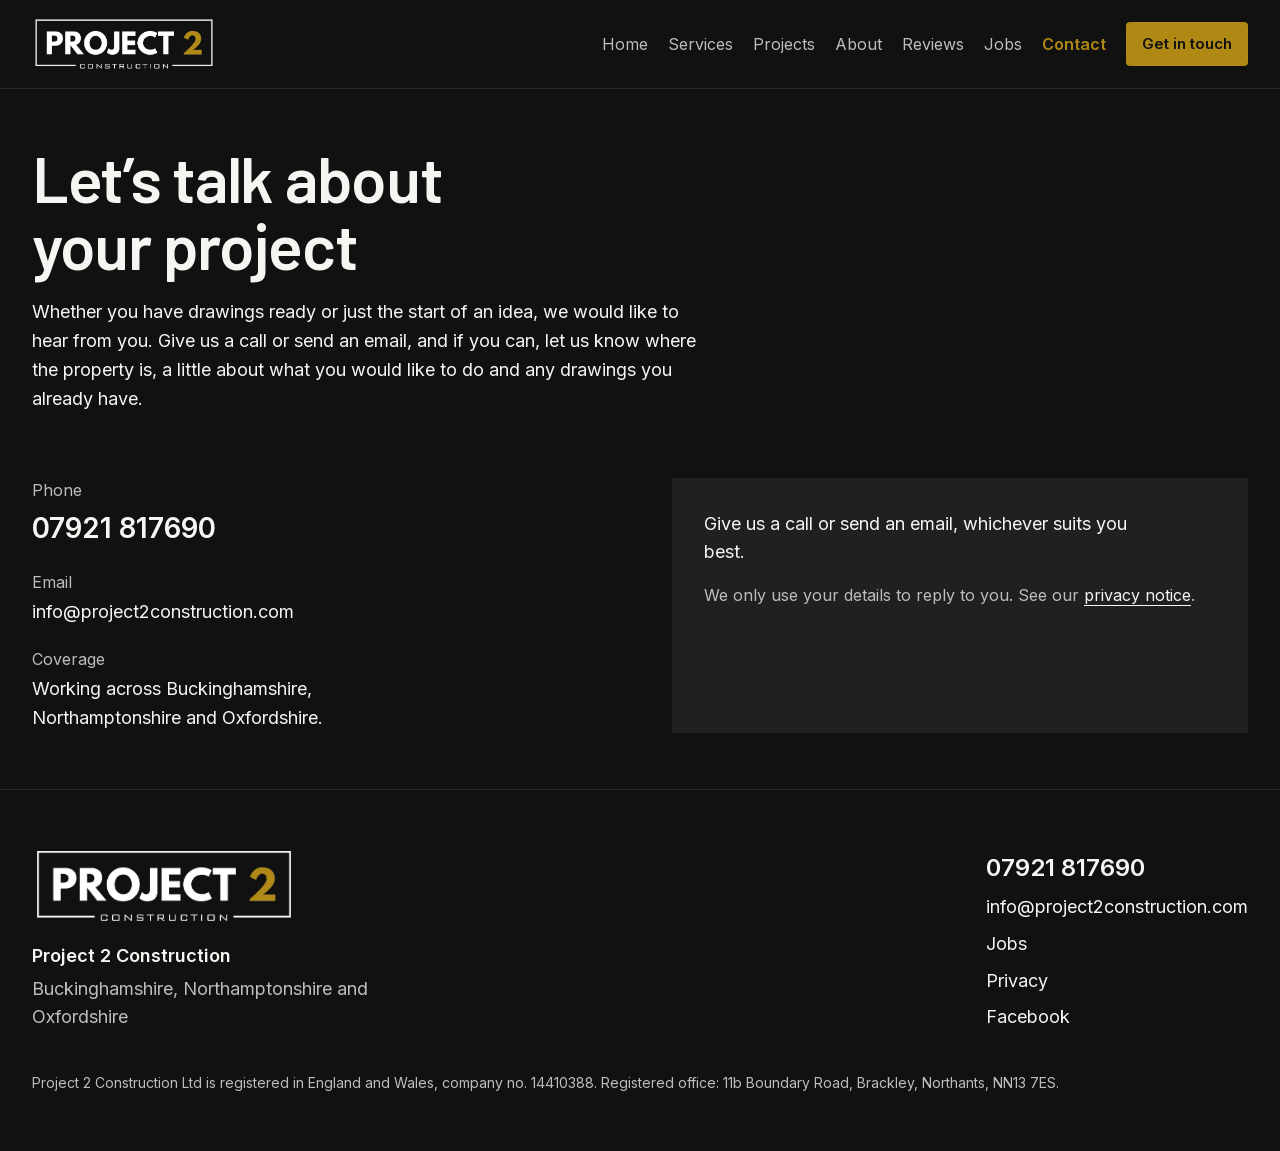
<file: contact/index.html>
<!DOCTYPE html><!--pOdSqVrfr8nNlY6P0ikp5--><html lang="en-GB"><head><meta charSet="utf-8"/><meta name="viewport" content="width=device-width, initial-scale=1"/><link rel="preload" href="/_next/static/media/60c9b95e8d9e49be-s.p.woff2" as="font" crossorigin="" type="font/woff2"/><link rel="preload" href="/_next/static/media/6ad0344ed98ac2e9-s.p.woff2" as="font" crossorigin="" type="font/woff2"/><link rel="preload" href="/_next/static/media/e4af272ccee01ff0-s.p.woff2" as="font" crossorigin="" type="font/woff2"/><link rel="preload" as="image" href="/brand/logo-dark.jpg"/><link rel="stylesheet" href="/_next/static/css/72bba7c0485b7fcb.css" data-precedence="next"/><link rel="preload" as="script" fetchPriority="low" href="/_next/static/chunks/webpack-b774d6c717a9c587.js"/><script src="/_next/static/chunks/4bd1b696-c023c6e3521b1417.js" async=""></script><script src="/_next/static/chunks/255-2aa030c9ba2867e3.js" async=""></script><script src="/_next/static/chunks/main-app-5e569ed799458064.js" async=""></script><script src="/_next/static/chunks/619-ba102abea3e3d0e4.js" async=""></script><script src="/_next/static/chunks/app/layout-2bc544f862745160.js" async=""></script><script src="/_next/static/chunks/app/page-9185be4bed48f37f.js" async=""></script><script src="/_next/static/chunks/app/contact/page-fdef24dbf751f205.js" async=""></script><meta name="next-size-adjust" content=""/><meta name="theme-color" content="#111111"/><title>Get in touch | Project 2 Construction</title><meta name="description" content="Call or email Project 2 Construction about your building work. Let us know where the property is, what you would like to do and whether you have drawings."/><meta property="og:title" content="Project 2 Construction"/><meta property="og:description" content="Residential and commercial building work across Buckinghamshire, Northamptonshire and Oxfordshire."/><meta property="og:url" content="https://project2construction.com/"/><meta property="og:site_name" content="Project 2 Construction"/><meta property="og:locale" content="en_GB"/><meta property="og:image" content="https://project2construction.com/images/hero-stone-cottage.jpg"/><meta property="og:image:alt" content="Stone cottage with scaffolding at the front, white sash windows and a tiled roof."/><meta property="og:type" content="website"/><meta name="twitter:card" content="summary_large_image"/><meta name="twitter:title" content="Project 2 Construction"/><meta name="twitter:description" content="Residential and commercial building work across Buckinghamshire, Northamptonshire and Oxfordshire."/><meta name="twitter:image" content="https://project2construction.com/images/hero-stone-cottage.jpg"/><meta name="twitter:image:alt" content="Stone cottage with scaffolding at the front, white sash windows and a tiled roof."/><link rel="icon" href="/brand/logo-dark.jpg"/><script src="/_next/static/chunks/polyfills-42372ed130431b0a.js" noModule=""></script></head><body class="__variable_80b140 __variable_879338 antialiased"><div hidden=""><!--$--><!--/$--></div><a href="#content" class="sr-only focus:not-sr-only focus:absolute focus:left-4 focus:top-4 focus:z-[70] focus:bg-paper focus:px-4 focus:py-2 focus:text-canvas">Skip to content</a><header class="fixed inset-x-0 top-0 z-50 border-b border-white/10 bg-canvas"><div class="mx-auto flex h-[5rem] max-w-[1440px] md:h-[5.5rem] items-center justify-between gap-4 px-5 md:px-8"><a class="shrink-0" href="/"><img src="/brand/logo-dark.jpg" alt="Project 2 Construction" width="1278" height="388" class="h-12 w-auto md:h-14"/></a><nav class="hidden items-center gap-5 lg:flex" aria-label="Main"><a class="text-base text-muted hover:text-paper" href="/">Home</a><a class="text-base text-muted hover:text-paper" href="/services/">Services</a><a class="text-base text-muted hover:text-paper" href="/projects/">Projects</a><a class="text-base text-muted hover:text-paper" href="/about/">About</a><a class="text-base text-muted hover:text-paper" href="/reviews/">Reviews</a><a class="text-base text-muted hover:text-paper" href="/jobs/">Jobs</a><a aria-current="page" class="text-base font-semibold text-gold" href="/contact/">Contact</a><a class="inline-flex min-h-11 items-center rounded-[4px] bg-gold px-4 text-[15px] font-semibold text-canvas hover:bg-[#c49a16]" href="/contact/">Get in touch</a></nav><button type="button" class="inline-flex min-h-11 items-center gap-2 rounded-[4px] border border-white/15 px-3 text-base font-semibold text-paper lg:hidden" aria-expanded="false" aria-controls="_R_5b_"><svg width="18" height="18" viewBox="0 0 18 18" aria-hidden="true"><path d="M3 5h12M3 9h12M3 13h12" stroke="currentColor" stroke-width="1.6"></path></svg>Menu</button></div></header><main id="content"><article><header class="mx-auto w-full max-w-[1440px] px-5 pb-2 pt-28 md:px-8 md:pt-36"><h1 class="font-display max-w-[14ch] text-[clamp(36px,5vw,64px)] text-paper">Let’s talk about your project</h1><p class="mt-5 max-w-[62ch] text-[18px] leading-[1.6] text-paper">Whether you have drawings ready or just the start of an idea, we would like to hear from you. Give us a call or send an email, and if you can, let us know where the property is, a little about what you would like to do and any drawings you already have.</p></header><div class="mx-auto w-full max-w-[1440px] px-5 py-10 md:px-8 md:py-14"><div class="grid gap-12 lg:grid-cols-2 lg:gap-16"><div><ul class="space-y-5"><li><p class="text-base text-muted">Phone</p><a href="tel:+447921817690" class="mt-1 inline-block text-[28px] font-semibold text-paper hover:text-gold">07921 817690</a></li><li><p class="text-base text-muted">Email</p><a href="mailto:info@project2construction.com" class="mt-1 inline-block break-all text-paper hover:text-gold">info@project2construction.com</a></li><li><p class="text-base text-muted">Coverage</p><p class="mt-1 max-w-[36ch] text-paper">Working across <!-- -->Buckinghamshire, Northamptonshire and Oxfordshire<!-- -->.</p></li></ul></div><div class="bg-panel p-6 md:p-8"><p class="max-w-[40ch] text-paper">Give us a call or send an email, whichever suits you best.</p><div class="mt-4"><p class="text-base text-muted">We only use your details to reply to you. See our<!-- --> <a class="text-paper underline underline-offset-4 hover:text-gold" href="/privacy/">privacy notice</a>.</p></div></div></div></div></article><!--$--><!--/$--></main><footer class="border-t border-white/10 bg-canvas px-5 py-14 md:px-8"><div class="mx-auto flex max-w-[1440px] flex-col gap-10 md:flex-row md:items-end md:justify-between"><div><img src="/brand/logo-dark.jpg" alt="" width="1278" height="388" class="h-16 w-auto md:h-20"/><p class="mt-4 font-semibold text-paper">Project 2 Construction</p><p class="mt-1 max-w-[36ch] text-muted">Buckinghamshire, Northamptonshire and Oxfordshire</p></div><ul class="space-y-2"><li><a href="tel:+447921817690" class="text-2xl font-semibold text-paper hover:text-gold">07921 817690</a></li><li><a href="mailto:info@project2construction.com" class="text-paper hover:text-gold">info@project2construction.com</a></li><li><a class="text-paper hover:text-gold" href="/jobs/">Jobs</a></li><li><a class="text-paper hover:text-gold" href="/privacy/">Privacy</a></li><li><a href="https://www.facebook.com/share/1CSErFWpfr/?mibextid=wwXIfr" class="text-paper hover:text-gold" target="_blank" rel="noreferrer">Facebook</a></li></ul></div><p class="mx-auto mt-10 max-w-[1440px] text-sm leading-[1.6] text-muted">Project 2 Construction Ltd<!-- --> is registered in England and Wales, company no. <!-- -->14410388<!-- -->. Registered office:<!-- --> <!-- -->11b Boundary Road, Brackley, Northants, NN13 7ES<!-- -->.</p></footer><script src="/_next/static/chunks/webpack-b774d6c717a9c587.js" id="_R_" async=""></script><script>(self.__next_f=self.__next_f||[]).push([0])</script><script>self.__next_f.push([1,"1:\"$Sreact.fragment\"\n2:I[6339,[\"619\",\"static/chunks/619-ba102abea3e3d0e4.js\",\"177\",\"static/chunks/app/layout-2bc544f862745160.js\"],\"Header\"]\n3:I[9766,[],\"\"]\n4:I[8924,[],\"\"]\n5:I[2619,[\"619\",\"static/chunks/619-ba102abea3e3d0e4.js\",\"974\",\"static/chunks/app/page-9185be4bed48f37f.js\"],\"\"]\n6:I[3628,[\"619\",\"static/chunks/619-ba102abea3e3d0e4.js\",\"977\",\"static/chunks/app/contact/page-fdef24dbf751f205.js\"],\"ContactPanel\"]\n7:I[4431,[],\"OutletBoundary\"]\n9:I[5278,[],\"AsyncMetadataOutlet\"]\nc:I[7150,[],\"\"]\n:HL[\"/_next/static/media/60c9b95e8d9e49be-s.p.woff2\",\"font\",{\"crossOrigin\":\"\",\"type\":\"font/woff2\"}]\n:HL[\"/_next/static/media/6ad0344ed98ac2e9-s.p.woff2\",\"font\",{\"crossOrigin\":\"\",\"type\":\"font/woff2\"}]\n:HL[\"/_next/static/media/e4af272ccee01ff0-s.p.woff2\",\"font\",{\"crossOrigin\":\"\",\"type\":\"font/woff2\"}]\n:HL[\"/_next/static/css/72bba7c0485b7fcb.css\",\"style\"]\n"])</script><script>self.__next_f.push([1,"0:{\"P\":null,\"b\":\"pOdSqVrfr8nNlY6P0ikp5\",\"p\":\"\",\"c\":[\"\",\"contact\",\"\"],\"i\":false,\"f\":[[[\"\",{\"children\":[\"contact\",{\"children\":[\"__PAGE__\",{}]}]},\"$undefined\",\"$undefined\",true],[\"\",[\"$\",\"$1\",\"c\",{\"children\":[[[\"$\",\"link\",\"0\",{\"rel\":\"stylesheet\",\"href\":\"/_next/static/css/72bba7c0485b7fcb.css\",\"precedence\":\"next\",\"crossOrigin\":\"$undefined\",\"nonce\":\"$undefined\"}]],[\"$\",\"html\",null,{\"lang\":\"en-GB\",\"children\":[\"$\",\"body\",null,{\"className\":\"__variable_80b140 __variable_879338 antialiased\",\"children\":[[\"$\",\"a\",null,{\"href\":\"#content\",\"className\":\"sr-only focus:not-sr-only focus:absolute focus:left-4 focus:top-4 focus:z-[70] focus:bg-paper focus:px-4 focus:py-2 focus:text-canvas\",\"children\":\"Skip to content\"}],[\"$\",\"$L2\",null,{}],[\"$\",\"main\",null,{\"id\":\"content\",\"children\":[\"$\",\"$L3\",null,{\"parallelRouterKey\":\"children\",\"error\":\"$undefined\",\"errorStyles\":\"$undefined\",\"errorScripts\":\"$undefined\",\"template\":[\"$\",\"$L4\",null,{}],\"templateStyles\":\"$undefined\",\"templateScripts\":\"$undefined\",\"notFound\":[[\"$\",\"article\",null,{\"className\":\"mx-auto w-full max-w-[1440px] px-5 pb-20 pt-36 md:px-8 md:pt-44\",\"children\":[[\"$\",\"h1\",null,{\"className\":\"font-display text-[clamp(36px,5vw,64px)] text-paper\",\"children\":\"Page not found\"}],[\"$\",\"p\",null,{\"className\":\"mt-6 max-w-[40ch] text-[18px] leading-[1.6] text-muted\",\"children\":\"That page is not on this site.\"}],[\"$\",\"p\",null,{\"className\":\"mt-8\",\"children\":[\"$\",\"$L5\",null,{\"href\":\"/\",\"className\":\"font-semibold text-gold underline underline-offset-4\",\"children\":\"Back to the homepage\"}]}]]}],[]],\"forbidden\":\"$undefined\",\"unauthorized\":\"$undefined\"}]}],[\"$\",\"footer\",null,{\"className\":\"border-t border-white/10 bg-canvas px-5 py-14 md:px-8\",\"children\":[[\"$\",\"div\",null,{\"className\":\"mx-auto flex max-w-[1440px] flex-col gap-10 md:flex-row md:items-end md:justify-between\",\"children\":[[\"$\",\"div\",null,{\"children\":[[\"$\",\"img\",null,{\"src\":\"/brand/logo-dark.jpg\",\"alt\":\"\",\"width\":1278,\"height\":388,\"className\":\"h-16 w-auto md:h-20\"}],[\"$\",\"p\",null,{\"className\":\"mt-4 font-semibold text-paper\",\"children\":\"Project 2 Construction\"}],[\"$\",\"p\",null,{\"className\":\"mt-1 max-w-[36ch] text-muted\",\"children\":\"Buckinghamshire, Northamptonshire and Oxfordshire\"}]]}],[\"$\",\"ul\",null,{\"className\":\"space-y-2\",\"children\":[[\"$\",\"li\",null,{\"children\":[\"$\",\"a\",null,{\"href\":\"tel:+447921817690\",\"className\":\"text-2xl font-semibold text-paper hover:text-gold\",\"children\":\"07921 817690\"}]}],[\"$\",\"li\",null,{\"children\":[\"$\",\"a\",null,{\"href\":\"mailto:info@project2construction.com\",\"className\":\"text-paper hover:text-gold\",\"children\":\"info@project2construction.com\"}]}],[\"$\",\"li\",null,{\"children\":[\"$\",\"$L5\",null,{\"href\":\"/jobs\",\"className\":\"text-paper hover:text-gold\",\"children\":\"Jobs\"}]}],[\"$\",\"li\",null,{\"children\":[\"$\",\"$L5\",null,{\"href\":\"/privacy\",\"className\":\"text-paper hover:text-gold\",\"children\":\"Privacy\"}]}],[\"$\",\"li\",null,{\"children\":[\"$\",\"a\",null,{\"href\":\"https://www.facebook.com/share/1CSErFWpfr/?mibextid=wwXIfr\",\"className\":\"text-paper hover:text-gold\",\"target\":\"_blank\",\"rel\":\"noreferrer\",\"children\":\"Facebook\"}]}]]}]]}],[\"$\",\"p\",null,{\"className\":\"mx-auto mt-10 max-w-[1440px] text-sm leading-[1.6] text-muted\",\"children\":[\"Project 2 Construction Ltd\",\" is registered in England and Wales, company no. \",\"14410388\",\". Registered office:\",\" \",\"11b Boundary Road, Brackley, Northants, NN13 7ES\",\".\"]}]]}]]}]}]]}],{\"children\":[\"contact\",[\"$\",\"$1\",\"c\",{\"children\":[null,[\"$\",\"$L3\",null,{\"parallelRouterKey\":\"children\",\"error\":\"$undefined\",\"errorStyles\":\"$undefined\",\"errorScripts\":\"$undefined\",\"template\":[\"$\",\"$L4\",null,{}],\"templateStyles\":\"$undefined\",\"templateScripts\":\"$undefined\",\"notFound\":\"$undefined\",\"forbidden\":\"$undefined\",\"unauthorized\":\"$undefined\"}]]}],{\"children\":[\"__PAGE__\",[\"$\",\"$1\",\"c\",{\"children\":[[\"$\",\"article\",null,{\"children\":[[\"$\",\"header\",null,{\"className\":\"mx-auto w-full max-w-[1440px] px-5 pb-2 pt-28 md:px-8 md:pt-36\",\"children\":[[\"$\",\"h1\",null,{\"className\":\"font-display max-w-[14ch] text-[clamp(36px,5vw,64px)] text-paper\",\"children\":\"Let’s talk about your project\"}],[\"$\",\"p\",null,{\"className\":\"mt-5 max-w-[62ch] text-[18px] leading-[1.6] text-paper\",\"children\":\"Whether you have drawings ready or just the start of an idea, we would like to hear from you. Give us a call or send an email, and if you can, let us know where the property is, a little about what you would like to do and any drawings you already have.\"}]]}],[\"$\",\"div\",null,{\"className\":\"mx-auto w-full max-w-[1440px] px-5 py-10 md:px-8 md:py-14\",\"children\":[\"$\",\"$L6\",null,{}]}]]}],null,[\"$\",\"$L7\",null,{\"children\":[\"$L8\",[\"$\",\"$L9\",null,{\"promise\":\"$@a\"}]]}]]}],{},null,false]},null,false]},null,false],\"$Lb\",false]],\"m\":\"$undefined\",\"G\":[\"$c\",[]],\"s\":false,\"S\":true}\n"])</script><script>self.__next_f.push([1,"d:I[4431,[],\"ViewportBoundary\"]\nf:I[4431,[],\"MetadataBoundary\"]\n10:\"$Sreact.suspense\"\nb:[\"$\",\"$1\",\"h\",{\"children\":[null,[[\"$\",\"$Ld\",null,{\"children\":\"$Le\"}],[\"$\",\"meta\",null,{\"name\":\"next-size-adjust\",\"content\":\"\"}]],[\"$\",\"$Lf\",null,{\"children\":[\"$\",\"div\",null,{\"hidden\":true,\"children\":[\"$\",\"$10\",null,{\"fallback\":null,\"children\":\"$L11\"}]}]}]]}]\n"])</script><script>self.__next_f.push([1,"e:[[\"$\",\"meta\",\"0\",{\"charSet\":\"utf-8\"}],[\"$\",\"meta\",\"1\",{\"name\":\"viewport\",\"content\":\"width=device-width, initial-scale=1\"}],[\"$\",\"meta\",\"2\",{\"name\":\"theme-color\",\"content\":\"#111111\"}]]\n8:null\n"])</script><script>self.__next_f.push([1,"12:I[622,[],\"IconMark\"]\n"])</script><script>self.__next_f.push([1,"a:{\"metadata\":[[\"$\",\"title\",\"0\",{\"children\":\"Get in touch | Project 2 Construction\"}],[\"$\",\"meta\",\"1\",{\"name\":\"description\",\"content\":\"Call or email Project 2 Construction about your building work. Let us know where the property is, what you would like to do and whether you have drawings.\"}],[\"$\",\"meta\",\"2\",{\"property\":\"og:title\",\"content\":\"Project 2 Construction\"}],[\"$\",\"meta\",\"3\",{\"property\":\"og:description\",\"content\":\"Residential and commercial building work across Buckinghamshire, Northamptonshire and Oxfordshire.\"}],[\"$\",\"meta\",\"4\",{\"property\":\"og:url\",\"content\":\"https://project2construction.com/\"}],[\"$\",\"meta\",\"5\",{\"property\":\"og:site_name\",\"content\":\"Project 2 Construction\"}],[\"$\",\"meta\",\"6\",{\"property\":\"og:locale\",\"content\":\"en_GB\"}],[\"$\",\"meta\",\"7\",{\"property\":\"og:image\",\"content\":\"https://project2construction.com/images/hero-stone-cottage.jpg\"}],[\"$\",\"meta\",\"8\",{\"property\":\"og:image:alt\",\"content\":\"Stone cottage with scaffolding at the front, white sash windows and a tiled roof.\"}],[\"$\",\"meta\",\"9\",{\"property\":\"og:type\",\"content\":\"website\"}],[\"$\",\"meta\",\"10\",{\"name\":\"twitter:card\",\"content\":\"summary_large_image\"}],[\"$\",\"meta\",\"11\",{\"name\":\"twitter:title\",\"content\":\"Project 2 Construction\"}],[\"$\",\"meta\",\"12\",{\"name\":\"twitter:description\",\"content\":\"Residential and commercial building work across Buckinghamshire, Northamptonshire and Oxfordshire.\"}],[\"$\",\"meta\",\"13\",{\"name\":\"twitter:image\",\"content\":\"https://project2construction.com/images/hero-stone-cottage.jpg\"}],[\"$\",\"meta\",\"14\",{\"name\":\"twitter:image:alt\",\"content\":\"Stone cottage with scaffolding at the front, white sash windows and a tiled roof.\"}],[\"$\",\"link\",\"15\",{\"rel\":\"icon\",\"href\":\"/brand/logo-dark.jpg\"}],[\"$\",\"$L12\",\"16\",{}]],\"error\":null,\"digest\":\"$undefined\"}\n"])</script><script>self.__next_f.push([1,"11:\"$a:metadata\"\n"])</script></body></html>
</file>
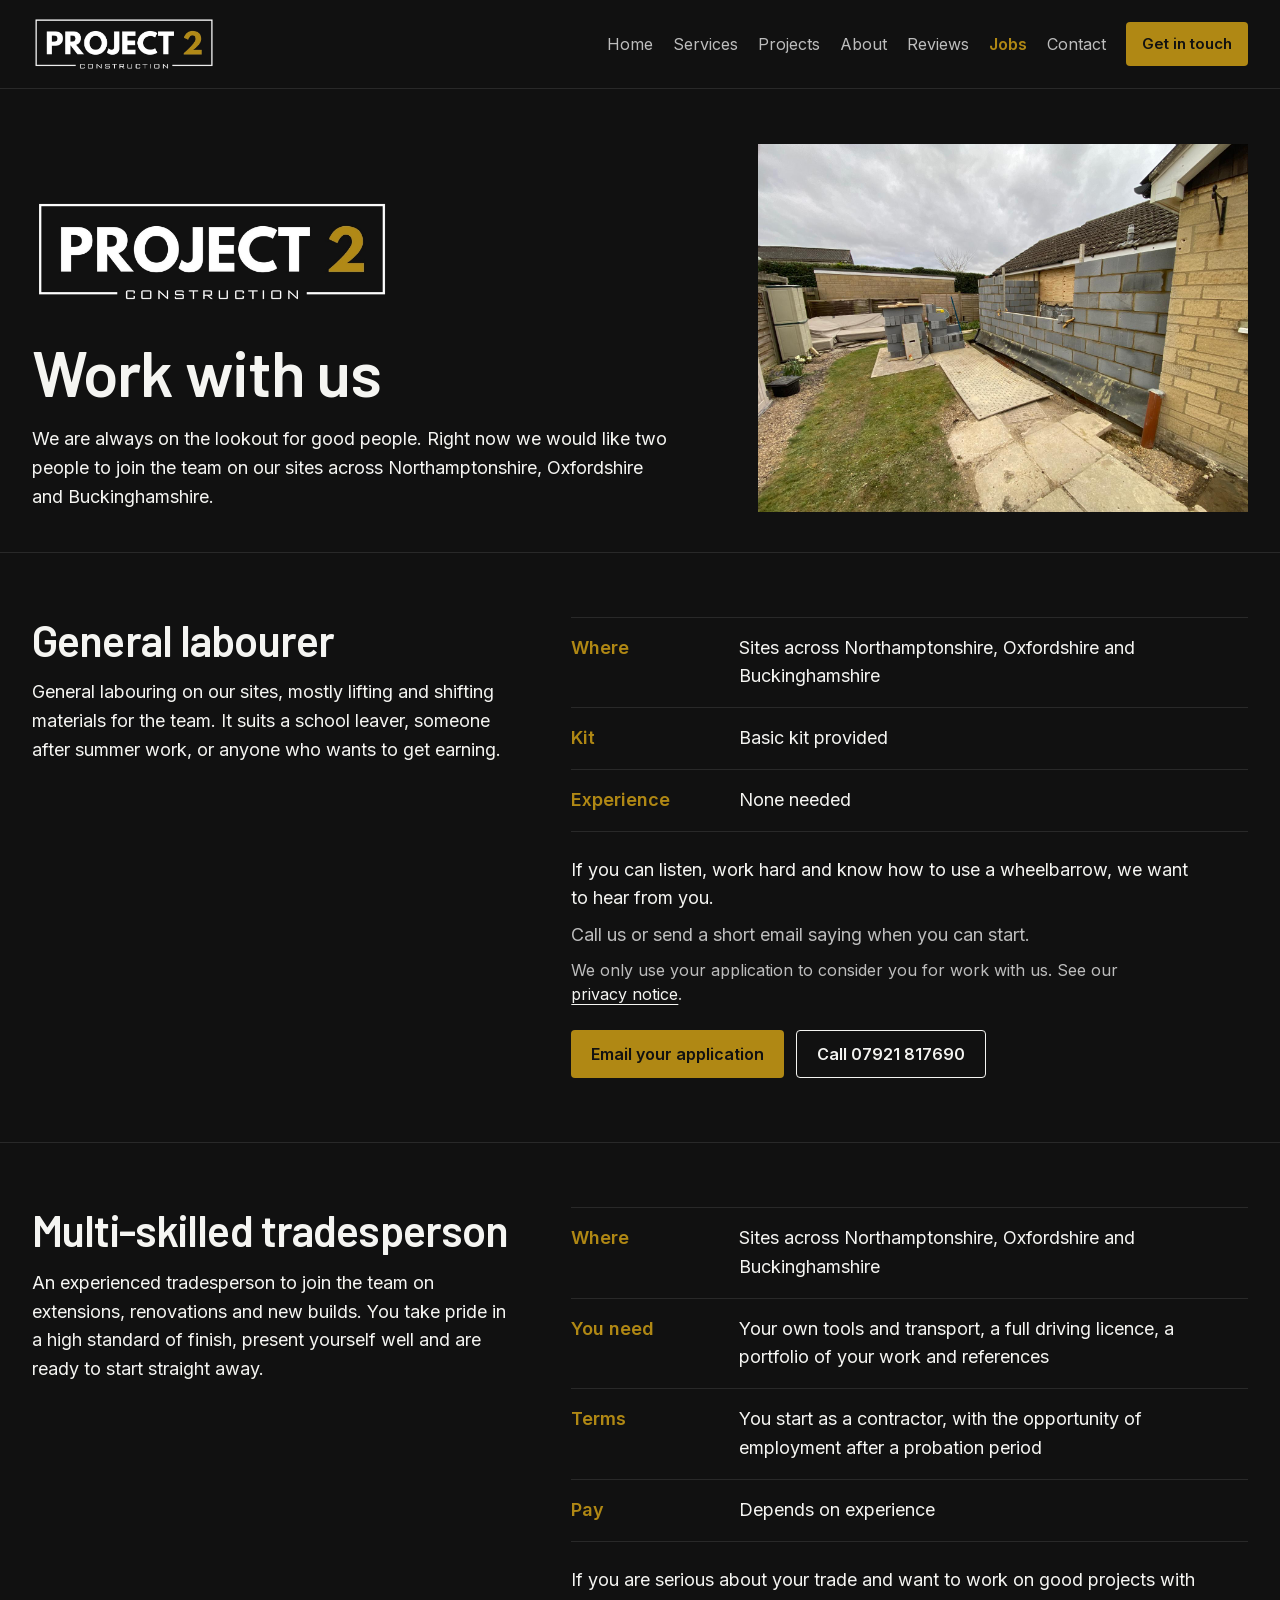
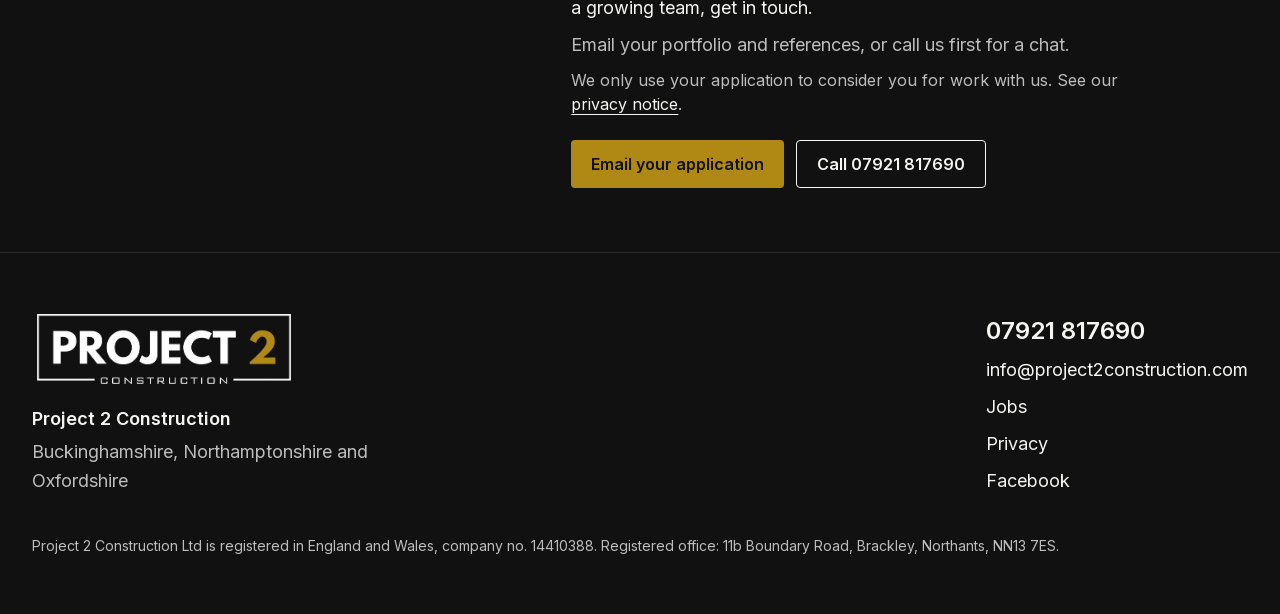
<file: jobs/index.html>
<!DOCTYPE html><!--pOdSqVrfr8nNlY6P0ikp5--><html lang="en-GB"><head><meta charSet="utf-8"/><meta name="viewport" content="width=device-width, initial-scale=1"/><link rel="preload" href="/_next/static/media/60c9b95e8d9e49be-s.p.woff2" as="font" crossorigin="" type="font/woff2"/><link rel="preload" href="/_next/static/media/6ad0344ed98ac2e9-s.p.woff2" as="font" crossorigin="" type="font/woff2"/><link rel="preload" href="/_next/static/media/e4af272ccee01ff0-s.p.woff2" as="font" crossorigin="" type="font/woff2"/><link rel="preload" as="image" href="/brand/logo-dark.jpg"/><link rel="preload" as="image" href="/images/launton-blockwork.jpg" fetchPriority="high"/><link rel="stylesheet" href="/_next/static/css/72bba7c0485b7fcb.css" data-precedence="next"/><link rel="preload" as="script" fetchPriority="low" href="/_next/static/chunks/webpack-b774d6c717a9c587.js"/><script src="/_next/static/chunks/4bd1b696-c023c6e3521b1417.js" async=""></script><script src="/_next/static/chunks/255-2aa030c9ba2867e3.js" async=""></script><script src="/_next/static/chunks/main-app-5e569ed799458064.js" async=""></script><script src="/_next/static/chunks/619-ba102abea3e3d0e4.js" async=""></script><script src="/_next/static/chunks/app/layout-2bc544f862745160.js" async=""></script><script src="/_next/static/chunks/app/jobs/page-bb9373729bfce6fd.js" async=""></script><meta name="next-size-adjust" content=""/><meta name="theme-color" content="#111111"/><title>Jobs: labourer and tradesperson vacancies | Project 2 Construction</title><meta name="description" content="Project 2 Construction is hiring a general labourer and a multi-skilled tradesperson for sites across Northamptonshire, Oxfordshire and Buckinghamshire."/><meta property="og:title" content="Project 2 Construction"/><meta property="og:description" content="Residential and commercial building work across Buckinghamshire, Northamptonshire and Oxfordshire."/><meta property="og:url" content="https://project2construction.com/"/><meta property="og:site_name" content="Project 2 Construction"/><meta property="og:locale" content="en_GB"/><meta property="og:image" content="https://project2construction.com/images/hero-stone-cottage.jpg"/><meta property="og:image:alt" content="Stone cottage with scaffolding at the front, white sash windows and a tiled roof."/><meta property="og:type" content="website"/><meta name="twitter:card" content="summary_large_image"/><meta name="twitter:title" content="Project 2 Construction"/><meta name="twitter:description" content="Residential and commercial building work across Buckinghamshire, Northamptonshire and Oxfordshire."/><meta name="twitter:image" content="https://project2construction.com/images/hero-stone-cottage.jpg"/><meta name="twitter:image:alt" content="Stone cottage with scaffolding at the front, white sash windows and a tiled roof."/><link rel="icon" href="/brand/logo-dark.jpg"/><script src="/_next/static/chunks/polyfills-42372ed130431b0a.js" noModule=""></script></head><body class="__variable_80b140 __variable_879338 antialiased"><div hidden=""><!--$--><!--/$--></div><a href="#content" class="sr-only focus:not-sr-only focus:absolute focus:left-4 focus:top-4 focus:z-[70] focus:bg-paper focus:px-4 focus:py-2 focus:text-canvas">Skip to content</a><header class="fixed inset-x-0 top-0 z-50 border-b border-white/10 bg-canvas"><div class="mx-auto flex h-[5rem] max-w-[1440px] md:h-[5.5rem] items-center justify-between gap-4 px-5 md:px-8"><a class="shrink-0" href="/"><img src="/brand/logo-dark.jpg" alt="Project 2 Construction" width="1278" height="388" class="h-12 w-auto md:h-14"/></a><nav class="hidden items-center gap-5 lg:flex" aria-label="Main"><a class="text-base text-muted hover:text-paper" href="/">Home</a><a class="text-base text-muted hover:text-paper" href="/services/">Services</a><a class="text-base text-muted hover:text-paper" href="/projects/">Projects</a><a class="text-base text-muted hover:text-paper" href="/about/">About</a><a class="text-base text-muted hover:text-paper" href="/reviews/">Reviews</a><a aria-current="page" class="text-base font-semibold text-gold" href="/jobs/">Jobs</a><a class="text-base text-muted hover:text-paper" href="/contact/">Contact</a><a class="inline-flex min-h-11 items-center rounded-[4px] bg-gold px-4 text-[15px] font-semibold text-canvas hover:bg-[#c49a16]" href="/contact/">Get in touch</a></nav><button type="button" class="inline-flex min-h-11 items-center gap-2 rounded-[4px] border border-white/15 px-3 text-base font-semibold text-paper lg:hidden" aria-expanded="false" aria-controls="_R_5b_"><svg width="18" height="18" viewBox="0 0 18 18" aria-hidden="true"><path d="M3 5h12M3 9h12M3 13h12" stroke="currentColor" stroke-width="1.6"></path></svg>Menu</button></div></header><main id="content"><article><header class="mx-auto grid w-full max-w-[1440px] gap-10 px-5 pb-10 pt-28 md:px-8 md:pt-36 lg:grid-cols-[7fr_5fr] lg:items-end"><div><img src="/brand/logo-dark.jpg" alt="" width="1278" height="388" class="mb-8 hidden h-auto w-[360px] lg:block"/><h1 class="font-display max-w-[16ch] text-[clamp(36px,5vw,64px)] text-paper">Work with us</h1><p class="mt-5 max-w-[58ch] text-[18px] leading-[1.6] text-paper">We are always on the lookout for good people. Right now we would like <!-- -->two<!-- --> <!-- -->people<!-- --> to join the team on our sites across Northamptonshire, Oxfordshire and Buckinghamshire.</p></div><img src="/images/launton-blockwork.jpg" alt="Blockwork walls of the Launton rear extension, with the new opening boarded over." width="1600" height="1200" fetchPriority="high" class="aspect-[16/9] w-full object-cover lg:aspect-[4/3]"/></header><section id="general-labourer" class="scroll-mt-28 border-t border-white/10"><div class="mx-auto grid w-full max-w-[1440px] gap-8 px-5 py-12 md:px-8 md:py-16 lg:grid-cols-[5fr_7fr] lg:gap-14"><div><h2 class="font-display text-[clamp(28px,3.4vw,44px)] text-paper">General labourer</h2><p class="mt-4 max-w-[52ch] text-[18px] leading-[1.6] text-paper">General labouring on our sites, mostly lifting and shifting materials for the team. It suits a school leaver, someone after summer work, or anyone who wants to get earning.</p></div><div><dl class="border-t border-white/10"><div class="grid gap-1 border-b border-white/10 py-4 sm:grid-cols-[9rem_1fr] sm:gap-6"><dt class="font-semibold text-gold">Where</dt><dd class="text-paper">Sites across Northamptonshire, Oxfordshire and Buckinghamshire</dd></div><div class="grid gap-1 border-b border-white/10 py-4 sm:grid-cols-[9rem_1fr] sm:gap-6"><dt class="font-semibold text-gold">Kit</dt><dd class="text-paper">Basic kit provided</dd></div><div class="grid gap-1 border-b border-white/10 py-4 sm:grid-cols-[9rem_1fr] sm:gap-6"><dt class="font-semibold text-gold">Experience</dt><dd class="text-paper">None needed</dd></div></dl><p class="mt-6 max-w-[58ch] text-[18px] leading-[1.6] text-paper">If you can listen, work hard and know how to use a wheelbarrow, we want to hear from you.</p><p class="mt-2 max-w-[58ch] text-[18px] leading-[1.6] text-muted">Call us or send a short email saying when you can start.</p><p class="mt-2 max-w-[58ch] text-base text-muted">We only use your application to consider you for work with us. See our<!-- --> <a class="text-paper underline underline-offset-4 hover:text-gold" href="/privacy/">privacy notice</a>.</p><div class="mt-6 flex flex-col gap-3 sm:flex-row"><a href="mailto:info@project2construction.com?subject=Application%3A%20General%20labourer" class="inline-flex min-h-12 items-center justify-center rounded-[4px] px-5 text-base font-semibold bg-gold text-canvas hover:bg-[#c49a16]">Email your application</a><a href="tel:+447921817690" class="inline-flex min-h-12 items-center justify-center rounded-[4px] px-5 text-base font-semibold border border-paper text-paper hover:bg-paper hover:text-canvas">Call <!-- -->07921 817690</a></div></div></div></section><section id="multi-skilled-tradesperson" class="scroll-mt-28 border-t border-white/10"><div class="mx-auto grid w-full max-w-[1440px] gap-8 px-5 py-12 md:px-8 md:py-16 lg:grid-cols-[5fr_7fr] lg:gap-14"><div><h2 class="font-display text-[clamp(28px,3.4vw,44px)] text-paper">Multi-skilled tradesperson</h2><p class="mt-4 max-w-[52ch] text-[18px] leading-[1.6] text-paper">An experienced tradesperson to join the team on extensions, renovations and new builds. You take pride in a high standard of finish, present yourself well and are ready to start straight away.</p></div><div><dl class="border-t border-white/10"><div class="grid gap-1 border-b border-white/10 py-4 sm:grid-cols-[9rem_1fr] sm:gap-6"><dt class="font-semibold text-gold">Where</dt><dd class="text-paper">Sites across Northamptonshire, Oxfordshire and Buckinghamshire</dd></div><div class="grid gap-1 border-b border-white/10 py-4 sm:grid-cols-[9rem_1fr] sm:gap-6"><dt class="font-semibold text-gold">You need</dt><dd class="text-paper">Your own tools and transport, a full driving licence, a portfolio of your work and references</dd></div><div class="grid gap-1 border-b border-white/10 py-4 sm:grid-cols-[9rem_1fr] sm:gap-6"><dt class="font-semibold text-gold">Terms</dt><dd class="text-paper">You start as a contractor, with the opportunity of employment after a probation period</dd></div><div class="grid gap-1 border-b border-white/10 py-4 sm:grid-cols-[9rem_1fr] sm:gap-6"><dt class="font-semibold text-gold">Pay</dt><dd class="text-paper">Depends on experience</dd></div></dl><p class="mt-6 max-w-[58ch] text-[18px] leading-[1.6] text-paper">If you are serious about your trade and want to work on good projects with a growing team, get in touch.</p><p class="mt-2 max-w-[58ch] text-[18px] leading-[1.6] text-muted">Email your portfolio and references, or call us first for a chat.</p><p class="mt-2 max-w-[58ch] text-base text-muted">We only use your application to consider you for work with us. See our<!-- --> <a class="text-paper underline underline-offset-4 hover:text-gold" href="/privacy/">privacy notice</a>.</p><div class="mt-6 flex flex-col gap-3 sm:flex-row"><a href="mailto:info@project2construction.com?subject=Application%3A%20Multi-skilled%20tradesperson" class="inline-flex min-h-12 items-center justify-center rounded-[4px] px-5 text-base font-semibold bg-gold text-canvas hover:bg-[#c49a16]">Email your application</a><a href="tel:+447921817690" class="inline-flex min-h-12 items-center justify-center rounded-[4px] px-5 text-base font-semibold border border-paper text-paper hover:bg-paper hover:text-canvas">Call <!-- -->07921 817690</a></div></div></div></section></article><!--$--><!--/$--></main><footer class="border-t border-white/10 bg-canvas px-5 py-14 md:px-8"><div class="mx-auto flex max-w-[1440px] flex-col gap-10 md:flex-row md:items-end md:justify-between"><div><img src="/brand/logo-dark.jpg" alt="" width="1278" height="388" class="h-16 w-auto md:h-20"/><p class="mt-4 font-semibold text-paper">Project 2 Construction</p><p class="mt-1 max-w-[36ch] text-muted">Buckinghamshire, Northamptonshire and Oxfordshire</p></div><ul class="space-y-2"><li><a href="tel:+447921817690" class="text-2xl font-semibold text-paper hover:text-gold">07921 817690</a></li><li><a href="mailto:info@project2construction.com" class="text-paper hover:text-gold">info@project2construction.com</a></li><li><a class="text-paper hover:text-gold" href="/jobs/">Jobs</a></li><li><a class="text-paper hover:text-gold" href="/privacy/">Privacy</a></li><li><a href="https://www.facebook.com/share/1CSErFWpfr/?mibextid=wwXIfr" class="text-paper hover:text-gold" target="_blank" rel="noreferrer">Facebook</a></li></ul></div><p class="mx-auto mt-10 max-w-[1440px] text-sm leading-[1.6] text-muted">Project 2 Construction Ltd<!-- --> is registered in England and Wales, company no. <!-- -->14410388<!-- -->. Registered office:<!-- --> <!-- -->11b Boundary Road, Brackley, Northants, NN13 7ES<!-- -->.</p></footer><script src="/_next/static/chunks/webpack-b774d6c717a9c587.js" id="_R_" async=""></script><script>(self.__next_f=self.__next_f||[]).push([0])</script><script>self.__next_f.push([1,"1:\"$Sreact.fragment\"\n2:I[6339,[\"619\",\"static/chunks/619-ba102abea3e3d0e4.js\",\"177\",\"static/chunks/app/layout-2bc544f862745160.js\"],\"Header\"]\n3:I[9766,[],\"\"]\n4:I[8924,[],\"\"]\n5:I[2619,[\"619\",\"static/chunks/619-ba102abea3e3d0e4.js\",\"531\",\"static/chunks/app/jobs/page-bb9373729bfce6fd.js\"],\"\"]\na:I[7150,[],\"\"]\n:HL[\"/_next/static/media/60c9b95e8d9e49be-s.p.woff2\",\"font\",{\"crossOrigin\":\"\",\"type\":\"font/woff2\"}]\n:HL[\"/_next/static/media/6ad0344ed98ac2e9-s.p.woff2\",\"font\",{\"crossOrigin\":\"\",\"type\":\"font/woff2\"}]\n:HL[\"/_next/static/media/e4af272ccee01ff0-s.p.woff2\",\"font\",{\"crossOrigin\":\"\",\"type\":\"font/woff2\"}]\n:HL[\"/_next/static/css/72bba7c0485b7fcb.css\",\"style\"]\n"])</script><script>self.__next_f.push([1,"0:{\"P\":null,\"b\":\"pOdSqVrfr8nNlY6P0ikp5\",\"p\":\"\",\"c\":[\"\",\"jobs\",\"\"],\"i\":false,\"f\":[[[\"\",{\"children\":[\"jobs\",{\"children\":[\"__PAGE__\",{}]}]},\"$undefined\",\"$undefined\",true],[\"\",[\"$\",\"$1\",\"c\",{\"children\":[[[\"$\",\"link\",\"0\",{\"rel\":\"stylesheet\",\"href\":\"/_next/static/css/72bba7c0485b7fcb.css\",\"precedence\":\"next\",\"crossOrigin\":\"$undefined\",\"nonce\":\"$undefined\"}]],[\"$\",\"html\",null,{\"lang\":\"en-GB\",\"children\":[\"$\",\"body\",null,{\"className\":\"__variable_80b140 __variable_879338 antialiased\",\"children\":[[\"$\",\"a\",null,{\"href\":\"#content\",\"className\":\"sr-only focus:not-sr-only focus:absolute focus:left-4 focus:top-4 focus:z-[70] focus:bg-paper focus:px-4 focus:py-2 focus:text-canvas\",\"children\":\"Skip to content\"}],[\"$\",\"$L2\",null,{}],[\"$\",\"main\",null,{\"id\":\"content\",\"children\":[\"$\",\"$L3\",null,{\"parallelRouterKey\":\"children\",\"error\":\"$undefined\",\"errorStyles\":\"$undefined\",\"errorScripts\":\"$undefined\",\"template\":[\"$\",\"$L4\",null,{}],\"templateStyles\":\"$undefined\",\"templateScripts\":\"$undefined\",\"notFound\":[[\"$\",\"article\",null,{\"className\":\"mx-auto w-full max-w-[1440px] px-5 pb-20 pt-36 md:px-8 md:pt-44\",\"children\":[[\"$\",\"h1\",null,{\"className\":\"font-display text-[clamp(36px,5vw,64px)] text-paper\",\"children\":\"Page not found\"}],[\"$\",\"p\",null,{\"className\":\"mt-6 max-w-[40ch] text-[18px] leading-[1.6] text-muted\",\"children\":\"That page is not on this site.\"}],[\"$\",\"p\",null,{\"className\":\"mt-8\",\"children\":[\"$\",\"$L5\",null,{\"href\":\"/\",\"className\":\"font-semibold text-gold underline underline-offset-4\",\"children\":\"Back to the homepage\"}]}]]}],[]],\"forbidden\":\"$undefined\",\"unauthorized\":\"$undefined\"}]}],[\"$\",\"footer\",null,{\"className\":\"border-t border-white/10 bg-canvas px-5 py-14 md:px-8\",\"children\":[[\"$\",\"div\",null,{\"className\":\"mx-auto flex max-w-[1440px] flex-col gap-10 md:flex-row md:items-end md:justify-between\",\"children\":[[\"$\",\"div\",null,{\"children\":[[\"$\",\"img\",null,{\"src\":\"/brand/logo-dark.jpg\",\"alt\":\"\",\"width\":1278,\"height\":388,\"className\":\"h-16 w-auto md:h-20\"}],[\"$\",\"p\",null,{\"className\":\"mt-4 font-semibold text-paper\",\"children\":\"Project 2 Construction\"}],[\"$\",\"p\",null,{\"className\":\"mt-1 max-w-[36ch] text-muted\",\"children\":\"Buckinghamshire, Northamptonshire and Oxfordshire\"}]]}],[\"$\",\"ul\",null,{\"className\":\"space-y-2\",\"children\":[[\"$\",\"li\",null,{\"children\":[\"$\",\"a\",null,{\"href\":\"tel:+447921817690\",\"className\":\"text-2xl font-semibold text-paper hover:text-gold\",\"children\":\"07921 817690\"}]}],[\"$\",\"li\",null,{\"children\":[\"$\",\"a\",null,{\"href\":\"mailto:info@project2construction.com\",\"className\":\"text-paper hover:text-gold\",\"children\":\"info@project2construction.com\"}]}],[\"$\",\"li\",null,{\"children\":[\"$\",\"$L5\",null,{\"href\":\"/jobs\",\"className\":\"text-paper hover:text-gold\",\"children\":\"Jobs\"}]}],[\"$\",\"li\",null,{\"children\":[\"$\",\"$L5\",null,{\"href\":\"/privacy\",\"className\":\"text-paper hover:text-gold\",\"children\":\"Privacy\"}]}],[\"$\",\"li\",null,{\"children\":[\"$\",\"a\",null,{\"href\":\"https://www.facebook.com/share/1CSErFWpfr/?mibextid=wwXIfr\",\"className\":\"text-paper hover:text-gold\",\"target\":\"_blank\",\"rel\":\"noreferrer\",\"children\":\"Facebook\"}]}]]}]]}],[\"$\",\"p\",null,{\"className\":\"mx-auto mt-10 max-w-[1440px] text-sm leading-[1.6] text-muted\",\"children\":[\"Project 2 Construction Ltd\",\" is registered in England and Wales, company no. \",\"14410388\",\". Registered office:\",\" \",\"11b Boundary Road, Brackley, Northants, NN13 7ES\",\".\"]}]]}]]}]}]]}],{\"children\":[\"jobs\",[\"$\",\"$1\",\"c\",{\"children\":[null,[\"$\",\"$L3\",null,{\"parallelRouterKey\":\"children\",\"error\":\"$undefined\",\"errorStyles\":\"$undefined\",\"errorScripts\":\"$undefined\",\"template\":[\"$\",\"$L4\",null,{}],\"templateStyles\":\"$undefined\",\"templateScripts\":\"$undefined\",\"notFound\":\"$undefined\",\"forbidden\":\"$undefined\",\"unauthorized\":\"$undefined\"}]]}],{\"children\":[\"__PAGE__\",[\"$\",\"$1\",\"c\",{\"children\":[[\"$\",\"article\",null,{\"children\":[[\"$\",\"header\",null,{\"className\":\"mx-auto grid w-full max-w-[1440px] gap-10 px-5 pb-10 pt-28 md:px-8 md:pt-36 lg:grid-cols-[7fr_5fr] lg:items-end\",\"children\":[[\"$\",\"div\",null,{\"children\":[[\"$\",\"img\",null,{\"src\":\"/brand/logo-dark.jpg\",\"alt\":\"\",\"width\":1278,\"height\":388,\"className\":\"mb-8 hidden h-auto w-[360px] lg:block\"}],[\"$\",\"h1\",null,{\"className\":\"font-display max-w-[16ch] text-[clamp(36px,5vw,64px)] text-paper\",\"children\":\"Work with us\"}],[\"$\",\"p\",null,{\"className\":\"mt-5 max-w-[58ch] text-[18px] leading-[1.6] text-paper\",\"children\":[\"We are always on the lookout for good people. Right now we would like \",\"two\",\" \",\"people\",\" to join the team on our sites across Northamptonshire, Oxfordshire and Buckinghamshire.\"]}]]}],[\"$\",\"img\",null,{\"src\":\"/images/launton-blockwork.jpg\",\"alt\":\"Blockwork walls of the Launton rear extension, with the new opening boarded over.\",\"width\":1600,\"height\":1200,\"fetchPriority\":\"high\",\"className\":\"aspect-[16/9] w-full object-cover lg:aspect-[4/3]\"}]]}],false,[\"$L6\",\"$L7\"]]}],null,\"$L8\"]}],{},null,false]},null,false]},null,false],\"$L9\",false]],\"m\":\"$undefined\",\"G\":[\"$a\",[]],\"s\":false,\"S\":true}\n"])</script><script>self.__next_f.push([1,"b:I[4431,[],\"OutletBoundary\"]\nd:I[5278,[],\"AsyncMetadataOutlet\"]\nf:I[4431,[],\"ViewportBoundary\"]\n11:I[4431,[],\"MetadataBoundary\"]\n12:\"$Sreact.suspense\"\n"])</script><script>self.__next_f.push([1,"6:[\"$\",\"section\",\"general-labourer\",{\"id\":\"general-labourer\",\"className\":\"scroll-mt-28 border-t border-white/10\",\"children\":[\"$\",\"div\",null,{\"className\":\"mx-auto grid w-full max-w-[1440px] gap-8 px-5 py-12 md:px-8 md:py-16 lg:grid-cols-[5fr_7fr] lg:gap-14\",\"children\":[[\"$\",\"div\",null,{\"children\":[[\"$\",\"h2\",null,{\"className\":\"font-display text-[clamp(28px,3.4vw,44px)] text-paper\",\"children\":\"General labourer\"}],[\"$\",\"p\",null,{\"className\":\"mt-4 max-w-[52ch] text-[18px] leading-[1.6] text-paper\",\"children\":\"General labouring on our sites, mostly lifting and shifting materials for the team. It suits a school leaver, someone after summer work, or anyone who wants to get earning.\"}]]}],[\"$\",\"div\",null,{\"children\":[[\"$\",\"dl\",null,{\"className\":\"border-t border-white/10\",\"children\":[[\"$\",\"div\",\"Where\",{\"className\":\"grid gap-1 border-b border-white/10 py-4 sm:grid-cols-[9rem_1fr] sm:gap-6\",\"children\":[[\"$\",\"dt\",null,{\"className\":\"font-semibold text-gold\",\"children\":\"Where\"}],[\"$\",\"dd\",null,{\"className\":\"text-paper\",\"children\":\"Sites across Northamptonshire, Oxfordshire and Buckinghamshire\"}]]}],[\"$\",\"div\",\"Kit\",{\"className\":\"grid gap-1 border-b border-white/10 py-4 sm:grid-cols-[9rem_1fr] sm:gap-6\",\"children\":[[\"$\",\"dt\",null,{\"className\":\"font-semibold text-gold\",\"children\":\"Kit\"}],[\"$\",\"dd\",null,{\"className\":\"text-paper\",\"children\":\"Basic kit provided\"}]]}],[\"$\",\"div\",\"Experience\",{\"className\":\"grid gap-1 border-b border-white/10 py-4 sm:grid-cols-[9rem_1fr] sm:gap-6\",\"children\":[[\"$\",\"dt\",null,{\"className\":\"font-semibold text-gold\",\"children\":\"Experience\"}],[\"$\",\"dd\",null,{\"className\":\"text-paper\",\"children\":\"None needed\"}]]}]]}],[\"$\",\"p\",null,{\"className\":\"mt-6 max-w-[58ch] text-[18px] leading-[1.6] text-paper\",\"children\":\"If you can listen, work hard and know how to use a wheelbarrow, we want to hear from you.\"}],[\"$\",\"p\",null,{\"className\":\"mt-2 max-w-[58ch] text-[18px] leading-[1.6] text-muted\",\"children\":\"Call us or send a short email saying when you can start.\"}],[\"$\",\"p\",null,{\"className\":\"mt-2 max-w-[58ch] text-base text-muted\",\"children\":[\"We only use your application to consider you for work with us. See our\",\" \",[\"$\",\"$L5\",null,{\"href\":\"/privacy\",\"className\":\"text-paper underline underline-offset-4 hover:text-gold\",\"children\":\"privacy notice\"}],\".\"]}],[\"$\",\"div\",null,{\"className\":\"mt-6 flex flex-col gap-3 sm:flex-row\",\"children\":[[\"$\",\"a\",null,{\"href\":\"mailto:info@project2construction.com?subject=Application%3A%20General%20labourer\",\"className\":\"inline-flex min-h-12 items-center justify-center rounded-[4px] px-5 text-base font-semibold bg-gold text-canvas hover:bg-[#c49a16]\",\"children\":\"Email your application\"}],[\"$\",\"a\",null,{\"href\":\"tel:+447921817690\",\"className\":\"inline-flex min-h-12 items-center justify-center rounded-[4px] px-5 text-base font-semibold border border-paper text-paper hover:bg-paper hover:text-canvas\",\"children\":[\"Call \",\"07921 817690\"]}]]}]]}]]}]}]\n"])</script><script>self.__next_f.push([1,"7:[\"$\",\"section\",\"multi-skilled-tradesperson\",{\"id\":\"multi-skilled-tradesperson\",\"className\":\"scroll-mt-28 border-t border-white/10\",\"children\":[\"$\",\"div\",null,{\"className\":\"mx-auto grid w-full max-w-[1440px] gap-8 px-5 py-12 md:px-8 md:py-16 lg:grid-cols-[5fr_7fr] lg:gap-14\",\"children\":[[\"$\",\"div\",null,{\"children\":[[\"$\",\"h2\",null,{\"className\":\"font-display text-[clamp(28px,3.4vw,44px)] text-paper\",\"children\":\"Multi-skilled tradesperson\"}],[\"$\",\"p\",null,{\"className\":\"mt-4 max-w-[52ch] text-[18px] leading-[1.6] text-paper\",\"children\":\"An experienced tradesperson to join the team on extensions, renovations and new builds. You take pride in a high standard of finish, present yourself well and are ready to start straight away.\"}]]}],[\"$\",\"div\",null,{\"children\":[[\"$\",\"dl\",null,{\"className\":\"border-t border-white/10\",\"children\":[[\"$\",\"div\",\"Where\",{\"className\":\"grid gap-1 border-b border-white/10 py-4 sm:grid-cols-[9rem_1fr] sm:gap-6\",\"children\":[[\"$\",\"dt\",null,{\"className\":\"font-semibold text-gold\",\"children\":\"Where\"}],[\"$\",\"dd\",null,{\"className\":\"text-paper\",\"children\":\"Sites across Northamptonshire, Oxfordshire and Buckinghamshire\"}]]}],[\"$\",\"div\",\"You need\",{\"className\":\"grid gap-1 border-b border-white/10 py-4 sm:grid-cols-[9rem_1fr] sm:gap-6\",\"children\":[[\"$\",\"dt\",null,{\"className\":\"font-semibold text-gold\",\"children\":\"You need\"}],[\"$\",\"dd\",null,{\"className\":\"text-paper\",\"children\":\"Your own tools and transport, a full driving licence, a portfolio of your work and references\"}]]}],[\"$\",\"div\",\"Terms\",{\"className\":\"grid gap-1 border-b border-white/10 py-4 sm:grid-cols-[9rem_1fr] sm:gap-6\",\"children\":[[\"$\",\"dt\",null,{\"className\":\"font-semibold text-gold\",\"children\":\"Terms\"}],[\"$\",\"dd\",null,{\"className\":\"text-paper\",\"children\":\"You start as a contractor, with the opportunity of employment after a probation period\"}]]}],[\"$\",\"div\",\"Pay\",{\"className\":\"grid gap-1 border-b border-white/10 py-4 sm:grid-cols-[9rem_1fr] sm:gap-6\",\"children\":[[\"$\",\"dt\",null,{\"className\":\"font-semibold text-gold\",\"children\":\"Pay\"}],[\"$\",\"dd\",null,{\"className\":\"text-paper\",\"children\":\"Depends on experience\"}]]}]]}],[\"$\",\"p\",null,{\"className\":\"mt-6 max-w-[58ch] text-[18px] leading-[1.6] text-paper\",\"children\":\"If you are serious about your trade and want to work on good projects with a growing team, get in touch.\"}],[\"$\",\"p\",null,{\"className\":\"mt-2 max-w-[58ch] text-[18px] leading-[1.6] text-muted\",\"children\":\"Email your portfolio and references, or call us first for a chat.\"}],[\"$\",\"p\",null,{\"className\":\"mt-2 max-w-[58ch] text-base text-muted\",\"children\":[\"We only use your application to consider you for work with us. See our\",\" \",[\"$\",\"$L5\",null,{\"href\":\"/privacy\",\"className\":\"text-paper underline underline-offset-4 hover:text-gold\",\"children\":\"privacy notice\"}],\".\"]}],[\"$\",\"div\",null,{\"className\":\"mt-6 flex flex-col gap-3 sm:flex-row\",\"children\":[[\"$\",\"a\",null,{\"href\":\"mailto:info@project2construction.com?subject=Application%3A%20Multi-skilled%20tradesperson\",\"className\":\"inline-flex min-h-12 items-center justify-center rounded-[4px] px-5 text-base font-semibold bg-gold text-canvas hover:bg-[#c49a16]\",\"children\":\"Email your application\"}],[\"$\",\"a\",null,{\"href\":\"tel:+447921817690\",\"className\":\"inline-flex min-h-12 items-center justify-center rounded-[4px] px-5 text-base font-semibold border border-paper text-paper hover:bg-paper hover:text-canvas\",\"children\":[\"Call \",\"07921 817690\"]}]]}]]}]]}]}]\n"])</script><script>self.__next_f.push([1,"8:[\"$\",\"$Lb\",null,{\"children\":[\"$Lc\",[\"$\",\"$Ld\",null,{\"promise\":\"$@e\"}]]}]\n9:[\"$\",\"$1\",\"h\",{\"children\":[null,[[\"$\",\"$Lf\",null,{\"children\":\"$L10\"}],[\"$\",\"meta\",null,{\"name\":\"next-size-adjust\",\"content\":\"\"}]],[\"$\",\"$L11\",null,{\"children\":[\"$\",\"div\",null,{\"hidden\":true,\"children\":[\"$\",\"$12\",null,{\"fallback\":null,\"children\":\"$L13\"}]}]}]]}]\n"])</script><script>self.__next_f.push([1,"10:[[\"$\",\"meta\",\"0\",{\"charSet\":\"utf-8\"}],[\"$\",\"meta\",\"1\",{\"name\":\"viewport\",\"content\":\"width=device-width, initial-scale=1\"}],[\"$\",\"meta\",\"2\",{\"name\":\"theme-color\",\"content\":\"#111111\"}]]\nc:null\n"])</script><script>self.__next_f.push([1,"14:I[622,[],\"IconMark\"]\n"])</script><script>self.__next_f.push([1,"e:{\"metadata\":[[\"$\",\"title\",\"0\",{\"children\":\"Jobs: labourer and tradesperson vacancies | Project 2 Construction\"}],[\"$\",\"meta\",\"1\",{\"name\":\"description\",\"content\":\"Project 2 Construction is hiring a general labourer and a multi-skilled tradesperson for sites across Northamptonshire, Oxfordshire and Buckinghamshire.\"}],[\"$\",\"meta\",\"2\",{\"property\":\"og:title\",\"content\":\"Project 2 Construction\"}],[\"$\",\"meta\",\"3\",{\"property\":\"og:description\",\"content\":\"Residential and commercial building work across Buckinghamshire, Northamptonshire and Oxfordshire.\"}],[\"$\",\"meta\",\"4\",{\"property\":\"og:url\",\"content\":\"https://project2construction.com/\"}],[\"$\",\"meta\",\"5\",{\"property\":\"og:site_name\",\"content\":\"Project 2 Construction\"}],[\"$\",\"meta\",\"6\",{\"property\":\"og:locale\",\"content\":\"en_GB\"}],[\"$\",\"meta\",\"7\",{\"property\":\"og:image\",\"content\":\"https://project2construction.com/images/hero-stone-cottage.jpg\"}],[\"$\",\"meta\",\"8\",{\"property\":\"og:image:alt\",\"content\":\"Stone cottage with scaffolding at the front, white sash windows and a tiled roof.\"}],[\"$\",\"meta\",\"9\",{\"property\":\"og:type\",\"content\":\"website\"}],[\"$\",\"meta\",\"10\",{\"name\":\"twitter:card\",\"content\":\"summary_large_image\"}],[\"$\",\"meta\",\"11\",{\"name\":\"twitter:title\",\"content\":\"Project 2 Construction\"}],[\"$\",\"meta\",\"12\",{\"name\":\"twitter:description\",\"content\":\"Residential and commercial building work across Buckinghamshire, Northamptonshire and Oxfordshire.\"}],[\"$\",\"meta\",\"13\",{\"name\":\"twitter:image\",\"content\":\"https://project2construction.com/images/hero-stone-cottage.jpg\"}],[\"$\",\"meta\",\"14\",{\"name\":\"twitter:image:alt\",\"content\":\"Stone cottage with scaffolding at the front, white sash windows and a tiled roof.\"}],[\"$\",\"link\",\"15\",{\"rel\":\"icon\",\"href\":\"/brand/logo-dark.jpg\"}],[\"$\",\"$L14\",\"16\",{}]],\"error\":null,\"digest\":\"$undefined\"}\n"])</script><script>self.__next_f.push([1,"13:\"$e:metadata\"\n"])</script></body></html>
</file>
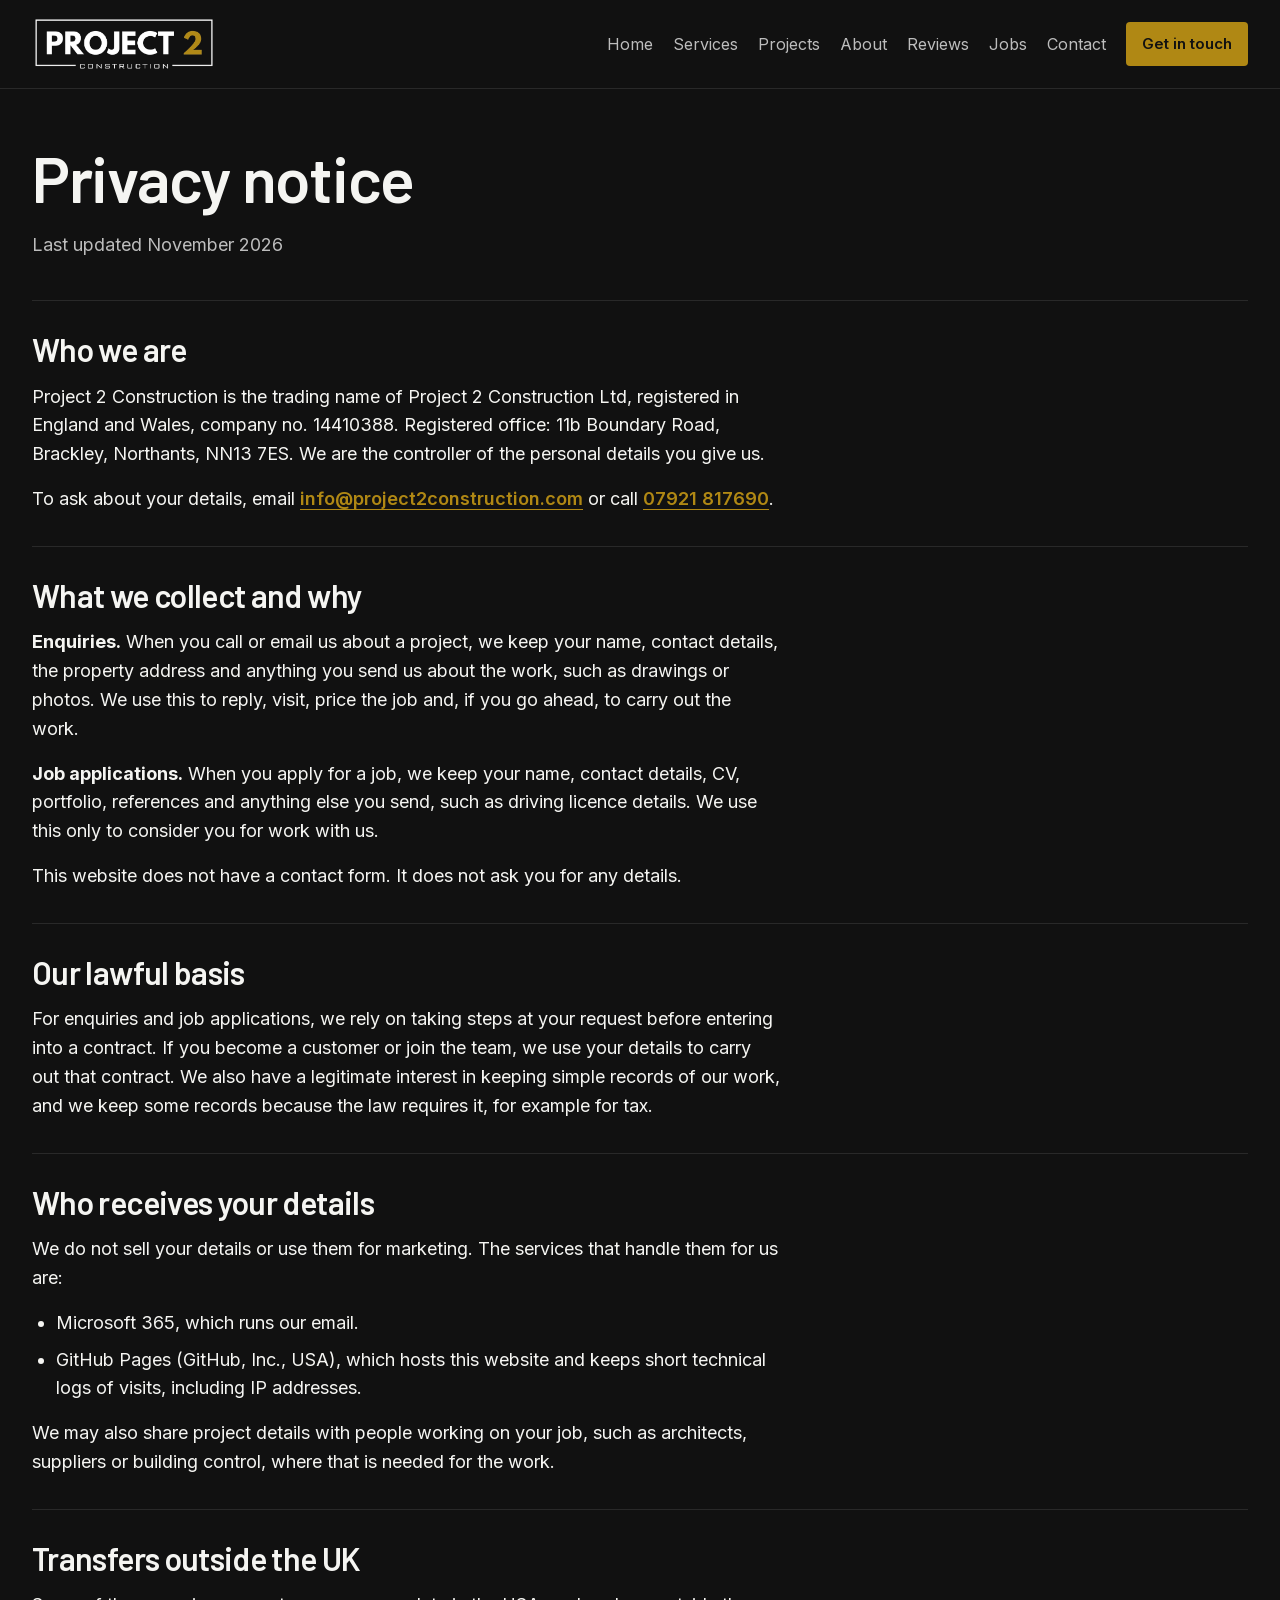
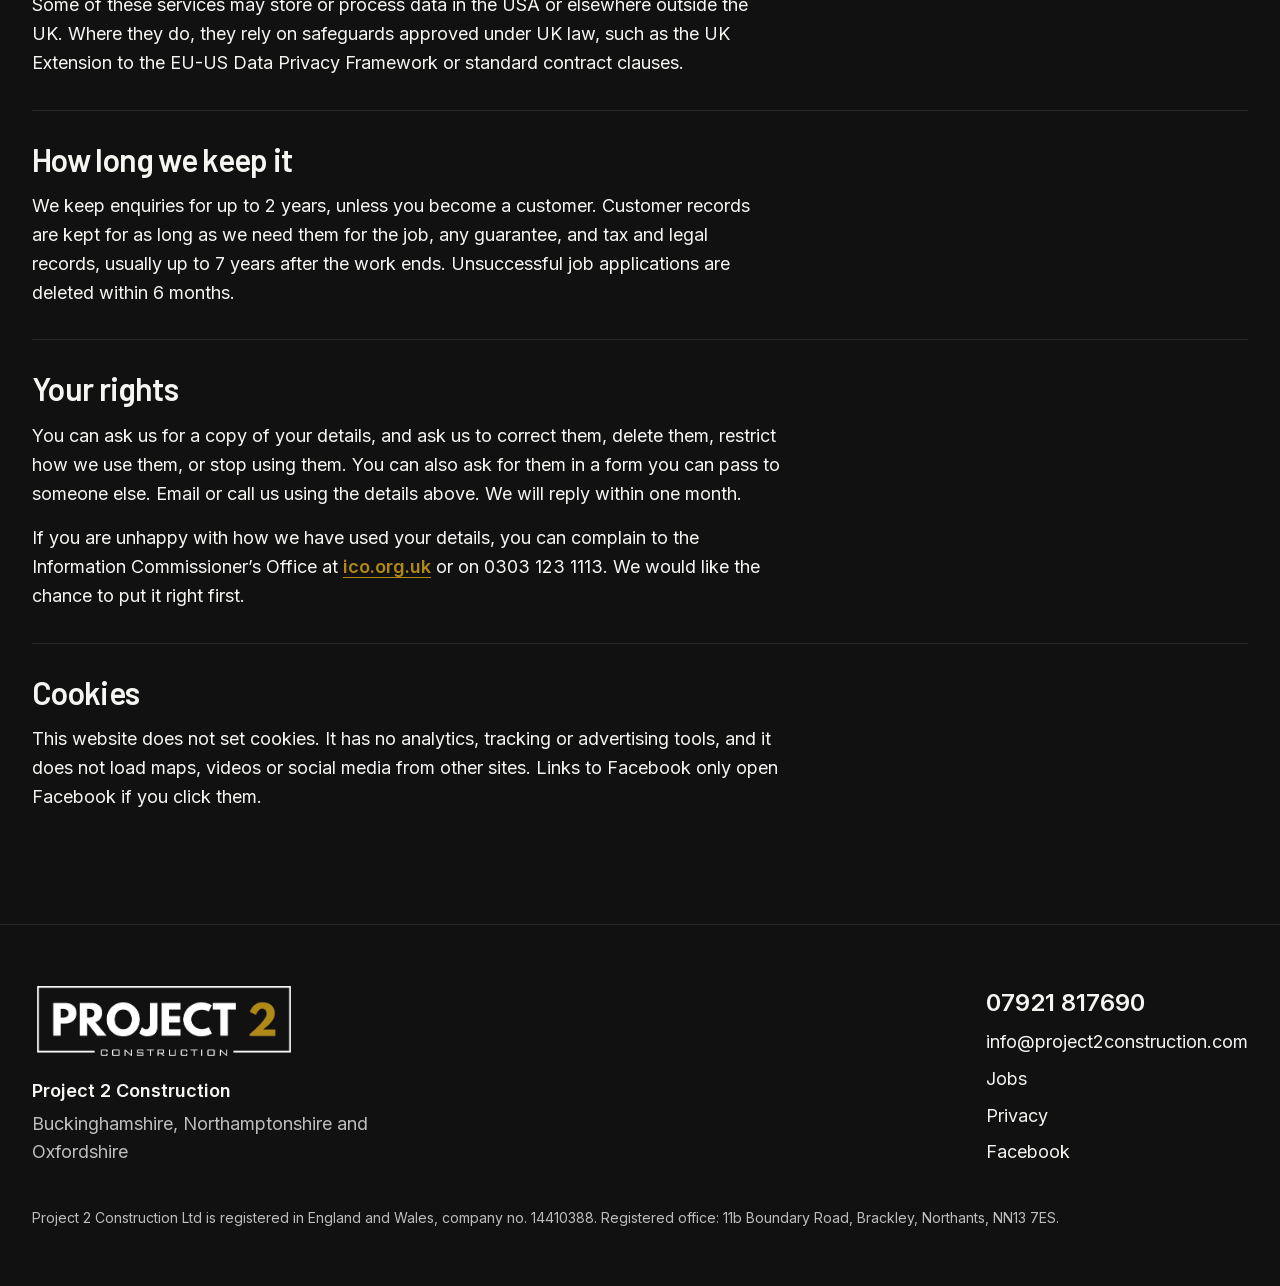
<file: privacy/index.html>
<!DOCTYPE html><!--pOdSqVrfr8nNlY6P0ikp5--><html lang="en-GB"><head><meta charSet="utf-8"/><meta name="viewport" content="width=device-width, initial-scale=1"/><link rel="preload" href="/_next/static/media/60c9b95e8d9e49be-s.p.woff2" as="font" crossorigin="" type="font/woff2"/><link rel="preload" href="/_next/static/media/6ad0344ed98ac2e9-s.p.woff2" as="font" crossorigin="" type="font/woff2"/><link rel="preload" href="/_next/static/media/e4af272ccee01ff0-s.p.woff2" as="font" crossorigin="" type="font/woff2"/><link rel="preload" as="image" href="/brand/logo-dark.jpg"/><link rel="stylesheet" href="/_next/static/css/72bba7c0485b7fcb.css" data-precedence="next"/><link rel="preload" as="script" fetchPriority="low" href="/_next/static/chunks/webpack-b774d6c717a9c587.js"/><script src="/_next/static/chunks/4bd1b696-c023c6e3521b1417.js" async=""></script><script src="/_next/static/chunks/255-2aa030c9ba2867e3.js" async=""></script><script src="/_next/static/chunks/main-app-5e569ed799458064.js" async=""></script><script src="/_next/static/chunks/619-ba102abea3e3d0e4.js" async=""></script><script src="/_next/static/chunks/app/layout-2bc544f862745160.js" async=""></script><script src="/_next/static/chunks/app/page-9185be4bed48f37f.js" async=""></script><meta name="next-size-adjust" content=""/><meta name="theme-color" content="#111111"/><title>Privacy notice | Project 2 Construction</title><meta name="description" content="How Project 2 Construction uses the details you give us when you call, email or apply for a job."/><meta property="og:title" content="Project 2 Construction"/><meta property="og:description" content="Residential and commercial building work across Buckinghamshire, Northamptonshire and Oxfordshire."/><meta property="og:url" content="https://project2construction.com/"/><meta property="og:site_name" content="Project 2 Construction"/><meta property="og:locale" content="en_GB"/><meta property="og:image" content="https://project2construction.com/images/hero-stone-cottage.jpg"/><meta property="og:image:alt" content="Stone cottage with scaffolding at the front, white sash windows and a tiled roof."/><meta property="og:type" content="website"/><meta name="twitter:card" content="summary_large_image"/><meta name="twitter:title" content="Project 2 Construction"/><meta name="twitter:description" content="Residential and commercial building work across Buckinghamshire, Northamptonshire and Oxfordshire."/><meta name="twitter:image" content="https://project2construction.com/images/hero-stone-cottage.jpg"/><meta name="twitter:image:alt" content="Stone cottage with scaffolding at the front, white sash windows and a tiled roof."/><link rel="icon" href="/brand/logo-dark.jpg"/><script src="/_next/static/chunks/polyfills-42372ed130431b0a.js" noModule=""></script></head><body class="__variable_80b140 __variable_879338 antialiased"><div hidden=""><!--$--><!--/$--></div><a href="#content" class="sr-only focus:not-sr-only focus:absolute focus:left-4 focus:top-4 focus:z-[70] focus:bg-paper focus:px-4 focus:py-2 focus:text-canvas">Skip to content</a><header class="fixed inset-x-0 top-0 z-50 border-b border-white/10 bg-canvas"><div class="mx-auto flex h-[5rem] max-w-[1440px] md:h-[5.5rem] items-center justify-between gap-4 px-5 md:px-8"><a class="shrink-0" href="/"><img src="/brand/logo-dark.jpg" alt="Project 2 Construction" width="1278" height="388" class="h-12 w-auto md:h-14"/></a><nav class="hidden items-center gap-5 lg:flex" aria-label="Main"><a class="text-base text-muted hover:text-paper" href="/">Home</a><a class="text-base text-muted hover:text-paper" href="/services/">Services</a><a class="text-base text-muted hover:text-paper" href="/projects/">Projects</a><a class="text-base text-muted hover:text-paper" href="/about/">About</a><a class="text-base text-muted hover:text-paper" href="/reviews/">Reviews</a><a class="text-base text-muted hover:text-paper" href="/jobs/">Jobs</a><a class="text-base text-muted hover:text-paper" href="/contact/">Contact</a><a class="inline-flex min-h-11 items-center rounded-[4px] bg-gold px-4 text-[15px] font-semibold text-canvas hover:bg-[#c49a16]" href="/contact/">Get in touch</a></nav><button type="button" class="inline-flex min-h-11 items-center gap-2 rounded-[4px] border border-white/15 px-3 text-base font-semibold text-paper lg:hidden" aria-expanded="false" aria-controls="_R_5b_"><svg width="18" height="18" viewBox="0 0 18 18" aria-hidden="true"><path d="M3 5h12M3 9h12M3 13h12" stroke="currentColor" stroke-width="1.6"></path></svg>Menu</button></div></header><main id="content"><article class="mx-auto w-full max-w-[1440px] px-5 pb-20 pt-28 md:px-8 md:pt-36"><h1 class="font-display text-[clamp(36px,5vw,64px)] text-paper">Privacy notice</h1><p class="mt-5 max-w-[62ch] text-[18px] leading-[1.6] text-muted">Last updated November 2026</p><div class="mt-10"><section class="border-t border-white/10 py-8"><h2 class="font-display text-[clamp(24px,2.6vw,32px)] text-paper">Who we are</h2><div class="mt-4 max-w-[68ch] space-y-4 text-[18px] leading-[1.6] text-paper"><p>Project 2 Construction<!-- --> is the trading name of <!-- -->Project 2 Construction Ltd<!-- -->, registered in England and Wales, company no.<!-- --> <!-- -->14410388<!-- -->. Registered office: <!-- -->11b Boundary Road, Brackley, Northants, NN13 7ES<!-- -->. We are the controller of the personal details you give us.</p><p>To ask about your details, email<!-- --> <a href="mailto:info@project2construction.com" class="font-semibold text-gold underline underline-offset-4">info@project2construction.com</a> <!-- -->or call<!-- --> <a href="tel:+447921817690" class="font-semibold text-gold underline underline-offset-4">07921 817690</a>.</p></div></section><section class="border-t border-white/10 py-8"><h2 class="font-display text-[clamp(24px,2.6vw,32px)] text-paper">What we collect and why</h2><div class="mt-4 max-w-[68ch] space-y-4 text-[18px] leading-[1.6] text-paper"><p><strong>Enquiries.</strong> When you call or email us about a project, we keep your name, contact details, the property address and anything you send us about the work, such as drawings or photos. We use this to reply, visit, price the job and, if you go ahead, to carry out the work.</p><p><strong>Job applications.</strong> When you apply for a job, we keep your name, contact details, CV, portfolio, references and anything else you send, such as driving licence details. We use this only to consider you for work with us.</p><p>This website does not have a contact form. It does not ask you for any details.</p></div></section><section class="border-t border-white/10 py-8"><h2 class="font-display text-[clamp(24px,2.6vw,32px)] text-paper">Our lawful basis</h2><div class="mt-4 max-w-[68ch] space-y-4 text-[18px] leading-[1.6] text-paper"><p>For enquiries and job applications, we rely on taking steps at your request before entering into a contract. If you become a customer or join the team, we use your details to carry out that contract. We also have a legitimate interest in keeping simple records of our work, and we keep some records because the law requires it, for example for tax.</p></div></section><section class="border-t border-white/10 py-8"><h2 class="font-display text-[clamp(24px,2.6vw,32px)] text-paper">Who receives your details</h2><div class="mt-4 max-w-[68ch] space-y-4 text-[18px] leading-[1.6] text-paper"><p>We do not sell your details or use them for marketing. The services that handle them for us are:</p><ul class="list-disc space-y-2 pl-6"><li>Microsoft 365, which runs our email.</li><li>GitHub Pages (GitHub, Inc., USA), which hosts this website and keeps short technical logs of visits, including IP addresses.</li></ul><p>We may also share project details with people working on your job, such as architects, suppliers or building control, where that is needed for the work.</p></div></section><section class="border-t border-white/10 py-8"><h2 class="font-display text-[clamp(24px,2.6vw,32px)] text-paper">Transfers outside the UK</h2><div class="mt-4 max-w-[68ch] space-y-4 text-[18px] leading-[1.6] text-paper"><p>Some of these services may store or process data in the USA or elsewhere outside the UK. Where they do, they rely on safeguards approved under UK law, such as the UK Extension to the EU-US Data Privacy Framework or standard contract clauses.</p></div></section><section class="border-t border-white/10 py-8"><h2 class="font-display text-[clamp(24px,2.6vw,32px)] text-paper">How long we keep it</h2><div class="mt-4 max-w-[68ch] space-y-4 text-[18px] leading-[1.6] text-paper"><p>We keep enquiries for up to 2 years, unless you become a customer. Customer records are kept for as long as we need them for the job, any guarantee, and tax and legal records, usually up to 7 years after the work ends. Unsuccessful job applications are deleted within 6 months.</p></div></section><section class="border-t border-white/10 py-8"><h2 class="font-display text-[clamp(24px,2.6vw,32px)] text-paper">Your rights</h2><div class="mt-4 max-w-[68ch] space-y-4 text-[18px] leading-[1.6] text-paper"><p>You can ask us for a copy of your details, and ask us to correct them, delete them, restrict how we use them, or stop using them. You can also ask for them in a form you can pass to someone else. Email or call us using the details above. We will reply within one month.</p><p>If you are unhappy with how we have used your details, you can complain to the Information Commissioner’s Office at<!-- --> <a href="https://ico.org.uk" class="font-semibold text-gold underline underline-offset-4" target="_blank" rel="noreferrer">ico.org.uk</a> <!-- -->or on 0303 123 1113. We would like the chance to put it right first.</p></div></section><section class="border-t border-white/10 py-8"><h2 class="font-display text-[clamp(24px,2.6vw,32px)] text-paper">Cookies</h2><div class="mt-4 max-w-[68ch] space-y-4 text-[18px] leading-[1.6] text-paper"><p>This website does not set cookies. It has no analytics, tracking or advertising tools, and it does not load maps, videos or social media from other sites. Links to Facebook only open Facebook if you click them.</p></div></section></div></article><!--$--><!--/$--></main><footer class="border-t border-white/10 bg-canvas px-5 py-14 md:px-8"><div class="mx-auto flex max-w-[1440px] flex-col gap-10 md:flex-row md:items-end md:justify-between"><div><img src="/brand/logo-dark.jpg" alt="" width="1278" height="388" class="h-16 w-auto md:h-20"/><p class="mt-4 font-semibold text-paper">Project 2 Construction</p><p class="mt-1 max-w-[36ch] text-muted">Buckinghamshire, Northamptonshire and Oxfordshire</p></div><ul class="space-y-2"><li><a href="tel:+447921817690" class="text-2xl font-semibold text-paper hover:text-gold">07921 817690</a></li><li><a href="mailto:info@project2construction.com" class="text-paper hover:text-gold">info@project2construction.com</a></li><li><a class="text-paper hover:text-gold" href="/jobs/">Jobs</a></li><li><a class="text-paper hover:text-gold" href="/privacy/">Privacy</a></li><li><a href="https://www.facebook.com/share/1CSErFWpfr/?mibextid=wwXIfr" class="text-paper hover:text-gold" target="_blank" rel="noreferrer">Facebook</a></li></ul></div><p class="mx-auto mt-10 max-w-[1440px] text-sm leading-[1.6] text-muted">Project 2 Construction Ltd<!-- --> is registered in England and Wales, company no. <!-- -->14410388<!-- -->. Registered office:<!-- --> <!-- -->11b Boundary Road, Brackley, Northants, NN13 7ES<!-- -->.</p></footer><script src="/_next/static/chunks/webpack-b774d6c717a9c587.js" id="_R_" async=""></script><script>(self.__next_f=self.__next_f||[]).push([0])</script><script>self.__next_f.push([1,"1:\"$Sreact.fragment\"\n2:I[6339,[\"619\",\"static/chunks/619-ba102abea3e3d0e4.js\",\"177\",\"static/chunks/app/layout-2bc544f862745160.js\"],\"Header\"]\n3:I[9766,[],\"\"]\n4:I[8924,[],\"\"]\n5:I[2619,[\"619\",\"static/chunks/619-ba102abea3e3d0e4.js\",\"974\",\"static/chunks/app/page-9185be4bed48f37f.js\"],\"\"]\n10:I[7150,[],\"\"]\n:HL[\"/_next/static/media/60c9b95e8d9e49be-s.p.woff2\",\"font\",{\"crossOrigin\":\"\",\"type\":\"font/woff2\"}]\n:HL[\"/_next/static/media/6ad0344ed98ac2e9-s.p.woff2\",\"font\",{\"crossOrigin\":\"\",\"type\":\"font/woff2\"}]\n:HL[\"/_next/static/media/e4af272ccee01ff0-s.p.woff2\",\"font\",{\"crossOrigin\":\"\",\"type\":\"font/woff2\"}]\n:HL[\"/_next/static/css/72bba7c0485b7fcb.css\",\"style\"]\n"])</script><script>self.__next_f.push([1,"0:{\"P\":null,\"b\":\"pOdSqVrfr8nNlY6P0ikp5\",\"p\":\"\",\"c\":[\"\",\"privacy\",\"\"],\"i\":false,\"f\":[[[\"\",{\"children\":[\"privacy\",{\"children\":[\"__PAGE__\",{}]}]},\"$undefined\",\"$undefined\",true],[\"\",[\"$\",\"$1\",\"c\",{\"children\":[[[\"$\",\"link\",\"0\",{\"rel\":\"stylesheet\",\"href\":\"/_next/static/css/72bba7c0485b7fcb.css\",\"precedence\":\"next\",\"crossOrigin\":\"$undefined\",\"nonce\":\"$undefined\"}]],[\"$\",\"html\",null,{\"lang\":\"en-GB\",\"children\":[\"$\",\"body\",null,{\"className\":\"__variable_80b140 __variable_879338 antialiased\",\"children\":[[\"$\",\"a\",null,{\"href\":\"#content\",\"className\":\"sr-only focus:not-sr-only focus:absolute focus:left-4 focus:top-4 focus:z-[70] focus:bg-paper focus:px-4 focus:py-2 focus:text-canvas\",\"children\":\"Skip to content\"}],[\"$\",\"$L2\",null,{}],[\"$\",\"main\",null,{\"id\":\"content\",\"children\":[\"$\",\"$L3\",null,{\"parallelRouterKey\":\"children\",\"error\":\"$undefined\",\"errorStyles\":\"$undefined\",\"errorScripts\":\"$undefined\",\"template\":[\"$\",\"$L4\",null,{}],\"templateStyles\":\"$undefined\",\"templateScripts\":\"$undefined\",\"notFound\":[[\"$\",\"article\",null,{\"className\":\"mx-auto w-full max-w-[1440px] px-5 pb-20 pt-36 md:px-8 md:pt-44\",\"children\":[[\"$\",\"h1\",null,{\"className\":\"font-display text-[clamp(36px,5vw,64px)] text-paper\",\"children\":\"Page not found\"}],[\"$\",\"p\",null,{\"className\":\"mt-6 max-w-[40ch] text-[18px] leading-[1.6] text-muted\",\"children\":\"That page is not on this site.\"}],[\"$\",\"p\",null,{\"className\":\"mt-8\",\"children\":[\"$\",\"$L5\",null,{\"href\":\"/\",\"className\":\"font-semibold text-gold underline underline-offset-4\",\"children\":\"Back to the homepage\"}]}]]}],[]],\"forbidden\":\"$undefined\",\"unauthorized\":\"$undefined\"}]}],[\"$\",\"footer\",null,{\"className\":\"border-t border-white/10 bg-canvas px-5 py-14 md:px-8\",\"children\":[[\"$\",\"div\",null,{\"className\":\"mx-auto flex max-w-[1440px] flex-col gap-10 md:flex-row md:items-end md:justify-between\",\"children\":[[\"$\",\"div\",null,{\"children\":[[\"$\",\"img\",null,{\"src\":\"/brand/logo-dark.jpg\",\"alt\":\"\",\"width\":1278,\"height\":388,\"className\":\"h-16 w-auto md:h-20\"}],[\"$\",\"p\",null,{\"className\":\"mt-4 font-semibold text-paper\",\"children\":\"Project 2 Construction\"}],[\"$\",\"p\",null,{\"className\":\"mt-1 max-w-[36ch] text-muted\",\"children\":\"Buckinghamshire, Northamptonshire and Oxfordshire\"}]]}],[\"$\",\"ul\",null,{\"className\":\"space-y-2\",\"children\":[[\"$\",\"li\",null,{\"children\":[\"$\",\"a\",null,{\"href\":\"tel:+447921817690\",\"className\":\"text-2xl font-semibold text-paper hover:text-gold\",\"children\":\"07921 817690\"}]}],[\"$\",\"li\",null,{\"children\":[\"$\",\"a\",null,{\"href\":\"mailto:info@project2construction.com\",\"className\":\"text-paper hover:text-gold\",\"children\":\"info@project2construction.com\"}]}],[\"$\",\"li\",null,{\"children\":[\"$\",\"$L5\",null,{\"href\":\"/jobs\",\"className\":\"text-paper hover:text-gold\",\"children\":\"Jobs\"}]}],[\"$\",\"li\",null,{\"children\":[\"$\",\"$L5\",null,{\"href\":\"/privacy\",\"className\":\"text-paper hover:text-gold\",\"children\":\"Privacy\"}]}],[\"$\",\"li\",null,{\"children\":[\"$\",\"a\",null,{\"href\":\"https://www.facebook.com/share/1CSErFWpfr/?mibextid=wwXIfr\",\"className\":\"text-paper hover:text-gold\",\"target\":\"_blank\",\"rel\":\"noreferrer\",\"children\":\"Facebook\"}]}]]}]]}],[\"$\",\"p\",null,{\"className\":\"mx-auto mt-10 max-w-[1440px] text-sm leading-[1.6] text-muted\",\"children\":[\"Project 2 Construction Ltd\",\" is registered in England and Wales, company no. \",\"14410388\",\". Registered office:\",\" \",\"11b Boundary Road, Brackley, Northants, NN13 7ES\",\".\"]}]]}]]}]}]]}],{\"children\":[\"privacy\",[\"$\",\"$1\",\"c\",{\"children\":[null,[\"$\",\"$L3\",null,{\"parallelRouterKey\":\"children\",\"error\":\"$undefined\",\"errorStyles\":\"$undefined\",\"errorScripts\":\"$undefined\",\"template\":[\"$\",\"$L4\",null,{}],\"templateStyles\":\"$undefined\",\"templateScripts\":\"$undefined\",\"notFound\":\"$undefined\",\"forbidden\":\"$undefined\",\"unauthorized\":\"$undefined\"}]]}],{\"children\":[\"__PAGE__\",[\"$\",\"$1\",\"c\",{\"children\":[[\"$\",\"article\",null,{\"className\":\"mx-auto w-full max-w-[1440px] px-5 pb-20 pt-28 md:px-8 md:pt-36\",\"children\":[[\"$\",\"h1\",null,{\"className\":\"font-display text-[clamp(36px,5vw,64px)] text-paper\",\"children\":\"Privacy notice\"}],[\"$\",\"p\",null,{\"className\":\"mt-5 max-w-[62ch] text-[18px] leading-[1.6] text-muted\",\"children\":\"Last updated November 2026\"}],[\"$\",\"div\",null,{\"className\":\"mt-10\",\"children\":[[\"$\",\"section\",null,{\"className\":\"border-t border-white/10 py-8\",\"children\":[[\"$\",\"h2\",null,{\"className\":\"font-display text-[clamp(24px,2.6vw,32px)] text-paper\",\"children\":\"Who we are\"}],[\"$\",\"div\",null,{\"className\":\"mt-4 max-w-[68ch] space-y-4 text-[18px] leading-[1.6] text-paper\",\"children\":[[\"$\",\"p\",null,{\"children\":[\"Project 2 Construction\",\" is the trading name of \",\"Project 2 Construction Ltd\",\", registered in England and Wales, company no.\",\" \",\"14410388\",\". Registered office: \",\"11b Boundary Road, Brackley, Northants, NN13 7ES\",\". We are the controller of the personal details you give us.\"]}],\"$L6\"]}]]}],\"$L7\",\"$L8\",\"$L9\",\"$La\",\"$Lb\",\"$Lc\",\"$Ld\"]}]]}],null,\"$Le\"]}],{},null,false]},null,false]},null,false],\"$Lf\",false]],\"m\":\"$undefined\",\"G\":[\"$10\",[]],\"s\":false,\"S\":true}\n"])</script><script>self.__next_f.push([1,"11:I[4431,[],\"OutletBoundary\"]\n13:I[5278,[],\"AsyncMetadataOutlet\"]\n15:I[4431,[],\"ViewportBoundary\"]\n17:I[4431,[],\"MetadataBoundary\"]\n18:\"$Sreact.suspense\"\n6:[\"$\",\"p\",null,{\"children\":[\"To ask about your details, email\",\" \",[\"$\",\"a\",null,{\"href\":\"mailto:info@project2construction.com\",\"className\":\"font-semibold text-gold underline underline-offset-4\",\"children\":\"info@project2construction.com\"}],\" \",\"or call\",\" \",[\"$\",\"a\",null,{\"href\":\"tel:+447921817690\",\"className\":\"font-semibold text-gold underline underline-offset-4\",\"children\":\"07921 817690\"}],\".\"]}]\n"])</script><script>self.__next_f.push([1,"7:[\"$\",\"section\",null,{\"className\":\"border-t border-white/10 py-8\",\"children\":[[\"$\",\"h2\",null,{\"className\":\"font-display text-[clamp(24px,2.6vw,32px)] text-paper\",\"children\":\"What we collect and why\"}],[\"$\",\"div\",null,{\"className\":\"mt-4 max-w-[68ch] space-y-4 text-[18px] leading-[1.6] text-paper\",\"children\":[[\"$\",\"p\",null,{\"children\":[[\"$\",\"strong\",null,{\"children\":\"Enquiries.\"}],\" When you call or email us about a project, we keep your name, contact details, the property address and anything you send us about the work, such as drawings or photos. We use this to reply, visit, price the job and, if you go ahead, to carry out the work.\"]}],[\"$\",\"p\",null,{\"children\":[[\"$\",\"strong\",null,{\"children\":\"Job applications.\"}],\" When you apply for a job, we keep your name, contact details, CV, portfolio, references and anything else you send, such as driving licence details. We use this only to consider you for work with us.\"]}],[\"$\",\"p\",null,{\"children\":\"This website does not have a contact form. It does not ask you for any details.\"}]]}]]}]\n"])</script><script>self.__next_f.push([1,"8:[\"$\",\"section\",null,{\"className\":\"border-t border-white/10 py-8\",\"children\":[[\"$\",\"h2\",null,{\"className\":\"font-display text-[clamp(24px,2.6vw,32px)] text-paper\",\"children\":\"Our lawful basis\"}],[\"$\",\"div\",null,{\"className\":\"mt-4 max-w-[68ch] space-y-4 text-[18px] leading-[1.6] text-paper\",\"children\":[\"$\",\"p\",null,{\"children\":\"For enquiries and job applications, we rely on taking steps at your request before entering into a contract. If you become a customer or join the team, we use your details to carry out that contract. We also have a legitimate interest in keeping simple records of our work, and we keep some records because the law requires it, for example for tax.\"}]}]]}]\n"])</script><script>self.__next_f.push([1,"9:[\"$\",\"section\",null,{\"className\":\"border-t border-white/10 py-8\",\"children\":[[\"$\",\"h2\",null,{\"className\":\"font-display text-[clamp(24px,2.6vw,32px)] text-paper\",\"children\":\"Who receives your details\"}],[\"$\",\"div\",null,{\"className\":\"mt-4 max-w-[68ch] space-y-4 text-[18px] leading-[1.6] text-paper\",\"children\":[[\"$\",\"p\",null,{\"children\":\"We do not sell your details or use them for marketing. The services that handle them for us are:\"}],[\"$\",\"ul\",null,{\"className\":\"list-disc space-y-2 pl-6\",\"children\":[[\"$\",\"li\",null,{\"children\":\"Microsoft 365, which runs our email.\"}],[\"$\",\"li\",null,{\"children\":\"GitHub Pages (GitHub, Inc., USA), which hosts this website and keeps short technical logs of visits, including IP addresses.\"}]]}],[\"$\",\"p\",null,{\"children\":\"We may also share project details with people working on your job, such as architects, suppliers or building control, where that is needed for the work.\"}]]}]]}]\n"])</script><script>self.__next_f.push([1,"a:[\"$\",\"section\",null,{\"className\":\"border-t border-white/10 py-8\",\"children\":[[\"$\",\"h2\",null,{\"className\":\"font-display text-[clamp(24px,2.6vw,32px)] text-paper\",\"children\":\"Transfers outside the UK\"}],[\"$\",\"div\",null,{\"className\":\"mt-4 max-w-[68ch] space-y-4 text-[18px] leading-[1.6] text-paper\",\"children\":[\"$\",\"p\",null,{\"children\":\"Some of these services may store or process data in the USA or elsewhere outside the UK. Where they do, they rely on safeguards approved under UK law, such as the UK Extension to the EU-US Data Privacy Framework or standard contract clauses.\"}]}]]}]\nb:[\"$\",\"section\",null,{\"className\":\"border-t border-white/10 py-8\",\"children\":[[\"$\",\"h2\",null,{\"className\":\"font-display text-[clamp(24px,2.6vw,32px)] text-paper\",\"children\":\"How long we keep it\"}],[\"$\",\"div\",null,{\"className\":\"mt-4 max-w-[68ch] space-y-4 text-[18px] leading-[1.6] text-paper\",\"children\":[\"$\",\"p\",null,{\"children\":\"We keep enquiries for up to 2 years, unless you become a customer. Customer records are kept for as long as we need them for the job, any guarantee, and tax and legal records, usually up to 7 years after the work ends. Unsuccessful job applications are deleted within 6 months.\"}]}]]}]\n"])</script><script>self.__next_f.push([1,"c:[\"$\",\"section\",null,{\"className\":\"border-t border-white/10 py-8\",\"children\":[[\"$\",\"h2\",null,{\"className\":\"font-display text-[clamp(24px,2.6vw,32px)] text-paper\",\"children\":\"Your rights\"}],[\"$\",\"div\",null,{\"className\":\"mt-4 max-w-[68ch] space-y-4 text-[18px] leading-[1.6] text-paper\",\"children\":[[\"$\",\"p\",null,{\"children\":\"You can ask us for a copy of your details, and ask us to correct them, delete them, restrict how we use them, or stop using them. You can also ask for them in a form you can pass to someone else. Email or call us using the details above. We will reply within one month.\"}],[\"$\",\"p\",null,{\"children\":[\"If you are unhappy with how we have used your details, you can complain to the Information Commissioner’s Office at\",\" \",[\"$\",\"a\",null,{\"href\":\"https://ico.org.uk\",\"className\":\"font-semibold text-gold underline underline-offset-4\",\"target\":\"_blank\",\"rel\":\"noreferrer\",\"children\":\"ico.org.uk\"}],\" \",\"or on 0303 123 1113. We would like the chance to put it right first.\"]}]]}]]}]\n"])</script><script>self.__next_f.push([1,"d:[\"$\",\"section\",null,{\"className\":\"border-t border-white/10 py-8\",\"children\":[[\"$\",\"h2\",null,{\"className\":\"font-display text-[clamp(24px,2.6vw,32px)] text-paper\",\"children\":\"Cookies\"}],[\"$\",\"div\",null,{\"className\":\"mt-4 max-w-[68ch] space-y-4 text-[18px] leading-[1.6] text-paper\",\"children\":[\"$\",\"p\",null,{\"children\":\"This website does not set cookies. It has no analytics, tracking or advertising tools, and it does not load maps, videos or social media from other sites. Links to Facebook only open Facebook if you click them.\"}]}]]}]\ne:[\"$\",\"$L11\",null,{\"children\":[\"$L12\",[\"$\",\"$L13\",null,{\"promise\":\"$@14\"}]]}]\nf:[\"$\",\"$1\",\"h\",{\"children\":[null,[[\"$\",\"$L15\",null,{\"children\":\"$L16\"}],[\"$\",\"meta\",null,{\"name\":\"next-size-adjust\",\"content\":\"\"}]],[\"$\",\"$L17\",null,{\"children\":[\"$\",\"div\",null,{\"hidden\":true,\"children\":[\"$\",\"$18\",null,{\"fallback\":null,\"children\":\"$L19\"}]}]}]]}]\n"])</script><script>self.__next_f.push([1,"16:[[\"$\",\"meta\",\"0\",{\"charSet\":\"utf-8\"}],[\"$\",\"meta\",\"1\",{\"name\":\"viewport\",\"content\":\"width=device-width, initial-scale=1\"}],[\"$\",\"meta\",\"2\",{\"name\":\"theme-color\",\"content\":\"#111111\"}]]\n12:null\n"])</script><script>self.__next_f.push([1,"1a:I[622,[],\"IconMark\"]\n"])</script><script>self.__next_f.push([1,"14:{\"metadata\":[[\"$\",\"title\",\"0\",{\"children\":\"Privacy notice | Project 2 Construction\"}],[\"$\",\"meta\",\"1\",{\"name\":\"description\",\"content\":\"How Project 2 Construction uses the details you give us when you call, email or apply for a job.\"}],[\"$\",\"meta\",\"2\",{\"property\":\"og:title\",\"content\":\"Project 2 Construction\"}],[\"$\",\"meta\",\"3\",{\"property\":\"og:description\",\"content\":\"Residential and commercial building work across Buckinghamshire, Northamptonshire and Oxfordshire.\"}],[\"$\",\"meta\",\"4\",{\"property\":\"og:url\",\"content\":\"https://project2construction.com/\"}],[\"$\",\"meta\",\"5\",{\"property\":\"og:site_name\",\"content\":\"Project 2 Construction\"}],[\"$\",\"meta\",\"6\",{\"property\":\"og:locale\",\"content\":\"en_GB\"}],[\"$\",\"meta\",\"7\",{\"property\":\"og:image\",\"content\":\"https://project2construction.com/images/hero-stone-cottage.jpg\"}],[\"$\",\"meta\",\"8\",{\"property\":\"og:image:alt\",\"content\":\"Stone cottage with scaffolding at the front, white sash windows and a tiled roof.\"}],[\"$\",\"meta\",\"9\",{\"property\":\"og:type\",\"content\":\"website\"}],[\"$\",\"meta\",\"10\",{\"name\":\"twitter:card\",\"content\":\"summary_large_image\"}],[\"$\",\"meta\",\"11\",{\"name\":\"twitter:title\",\"content\":\"Project 2 Construction\"}],[\"$\",\"meta\",\"12\",{\"name\":\"twitter:description\",\"content\":\"Residential and commercial building work across Buckinghamshire, Northamptonshire and Oxfordshire.\"}],[\"$\",\"meta\",\"13\",{\"name\":\"twitter:image\",\"content\":\"https://project2construction.com/images/hero-stone-cottage.jpg\"}],[\"$\",\"meta\",\"14\",{\"name\":\"twitter:image:alt\",\"content\":\"Stone cottage with scaffolding at the front, white sash windows and a tiled roof.\"}],[\"$\",\"link\",\"15\",{\"rel\":\"icon\",\"href\":\"/brand/logo-dark.jpg\"}],[\"$\",\"$L1a\",\"16\",{}]],\"error\":null,\"digest\":\"$undefined\"}\n"])</script><script>self.__next_f.push([1,"19:\"$14:metadata\"\n"])</script></body></html>
</file>
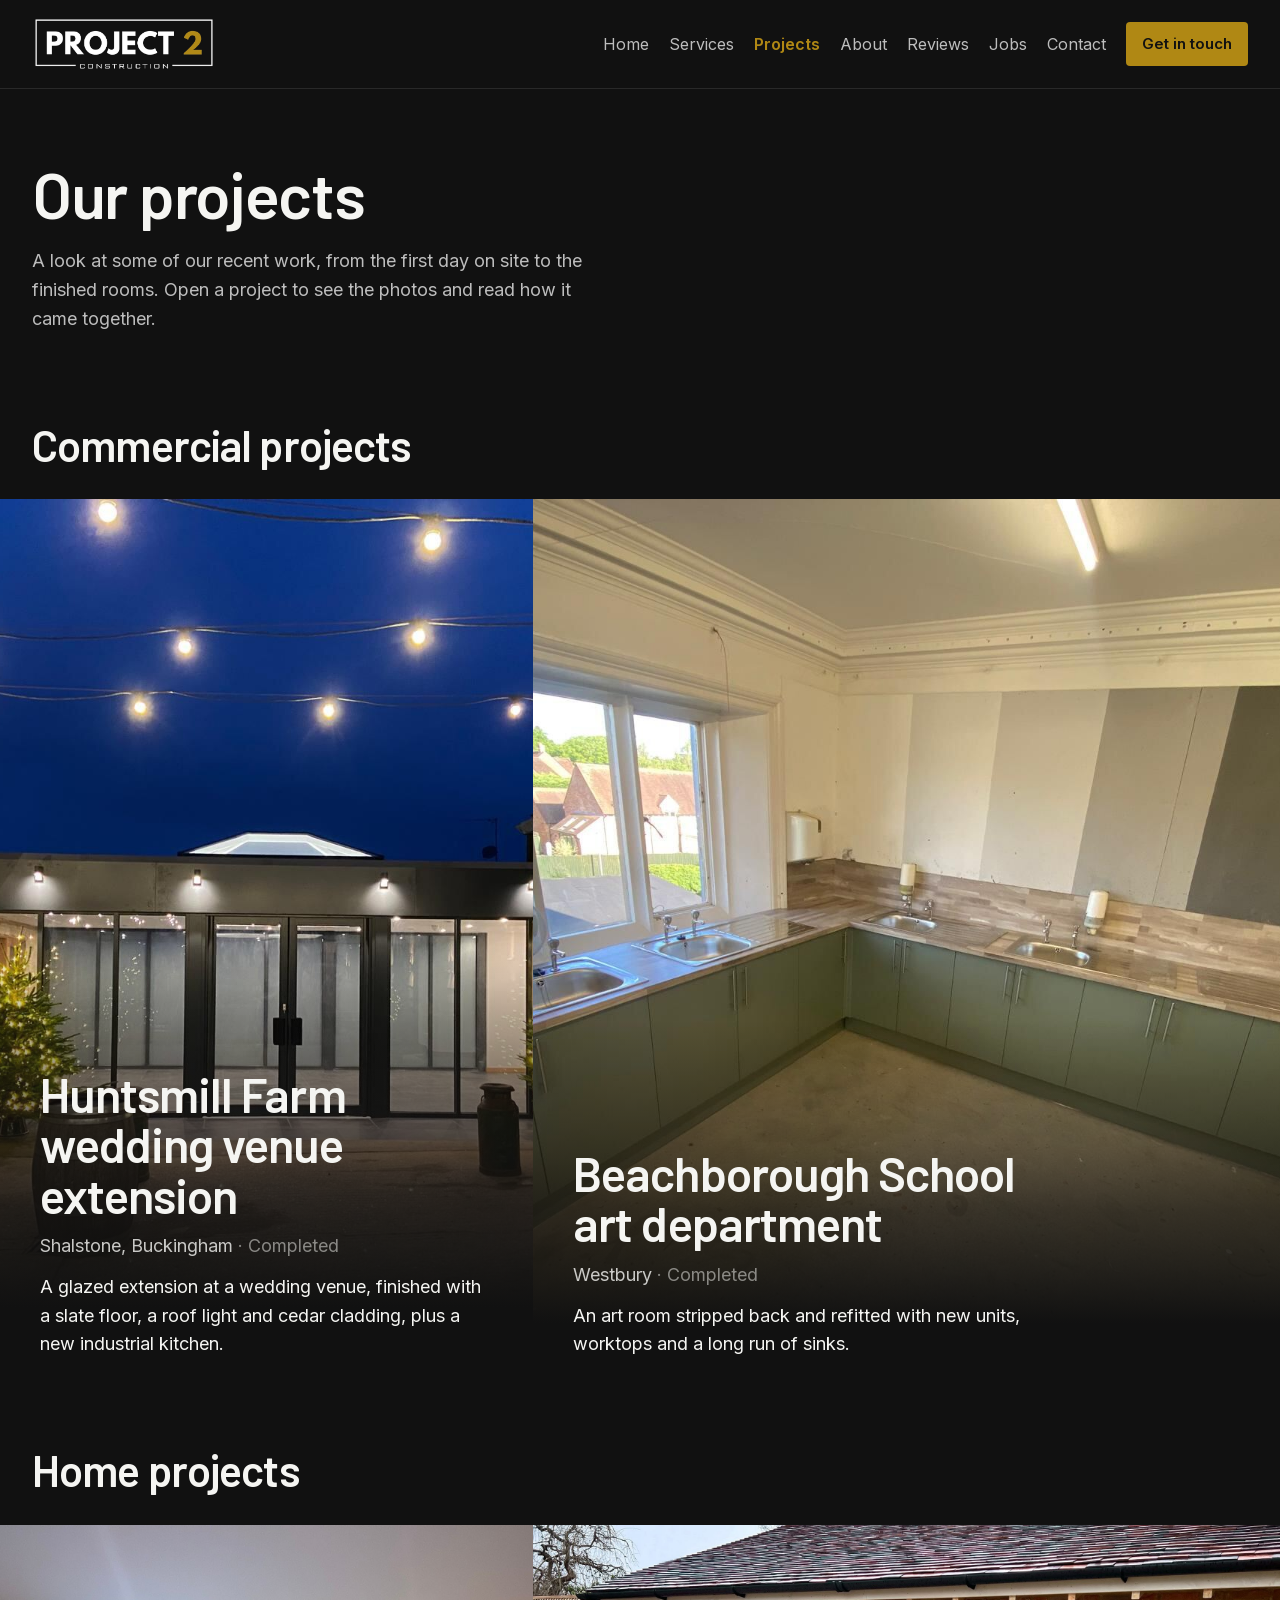
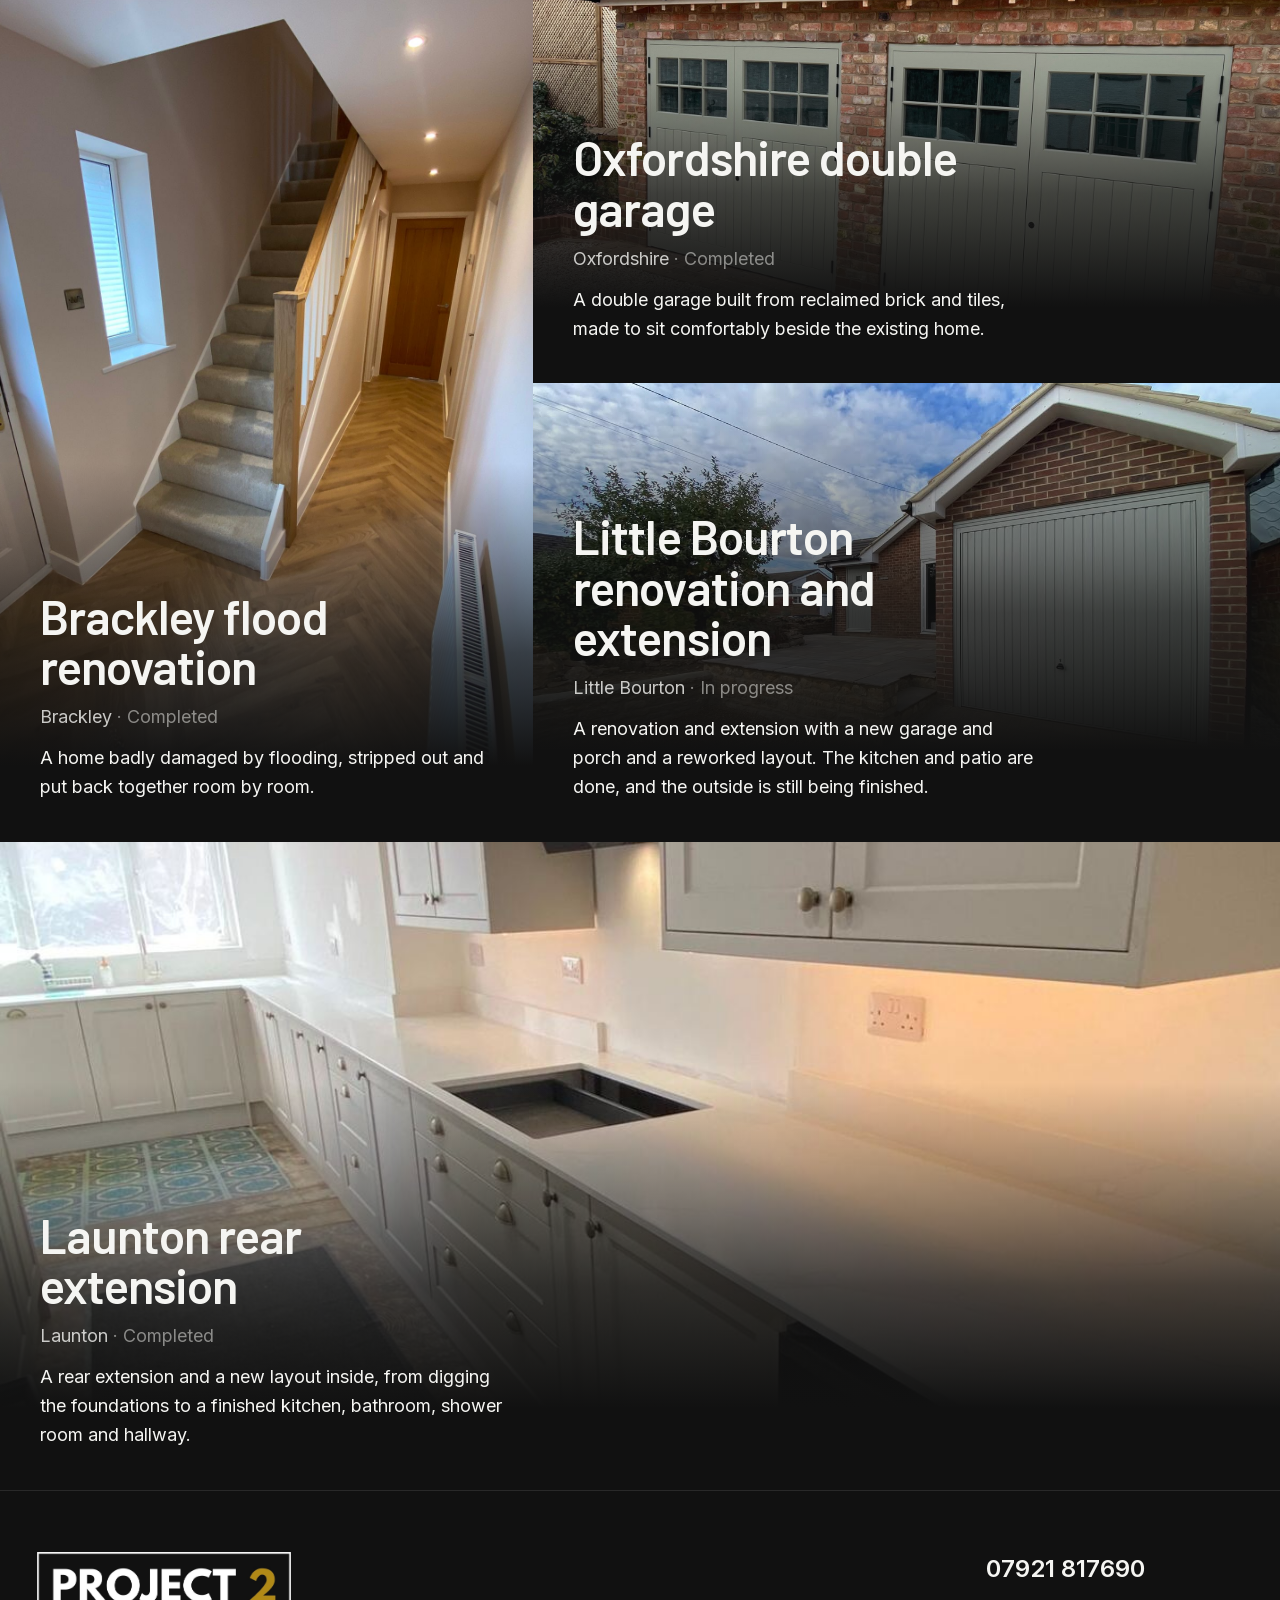
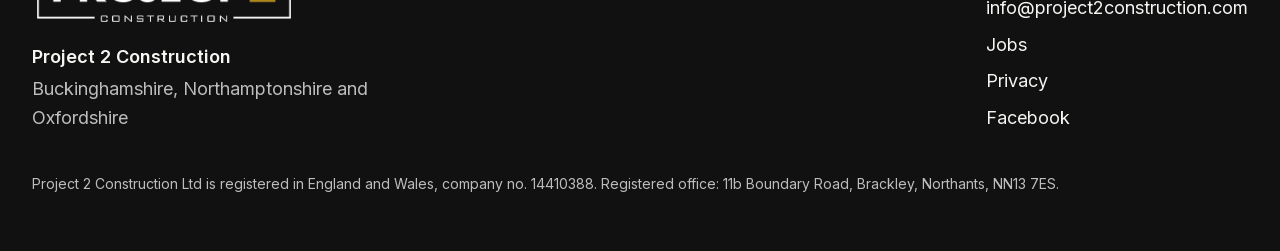
<file: projects/index.html>
<!DOCTYPE html><!--pOdSqVrfr8nNlY6P0ikp5--><html lang="en-GB"><head><meta charSet="utf-8"/><meta name="viewport" content="width=device-width, initial-scale=1"/><link rel="preload" href="/_next/static/media/60c9b95e8d9e49be-s.p.woff2" as="font" crossorigin="" type="font/woff2"/><link rel="preload" href="/_next/static/media/6ad0344ed98ac2e9-s.p.woff2" as="font" crossorigin="" type="font/woff2"/><link rel="preload" href="/_next/static/media/e4af272ccee01ff0-s.p.woff2" as="font" crossorigin="" type="font/woff2"/><link rel="preload" as="image" href="/brand/logo-dark.jpg"/><link rel="preload" as="image" href="/images/huntsmill/huntsmill-19.jpg"/><link rel="preload" as="image" href="/images/beachborough/beachborough-06.jpg"/><link rel="preload" as="image" href="/images/brackley-stairs.jpg"/><link rel="preload" as="image" href="/images/garage-doors.jpg"/><link rel="preload" as="image" href="/images/bourton-garage.jpg"/><link rel="preload" as="image" href="/images/launton/launton-03.jpg"/><link rel="stylesheet" href="/_next/static/css/72bba7c0485b7fcb.css" data-precedence="next"/><link rel="preload" as="script" fetchPriority="low" href="/_next/static/chunks/webpack-b774d6c717a9c587.js"/><script src="/_next/static/chunks/4bd1b696-c023c6e3521b1417.js" async=""></script><script src="/_next/static/chunks/255-2aa030c9ba2867e3.js" async=""></script><script src="/_next/static/chunks/main-app-5e569ed799458064.js" async=""></script><script src="/_next/static/chunks/619-ba102abea3e3d0e4.js" async=""></script><script src="/_next/static/chunks/app/layout-2bc544f862745160.js" async=""></script><script src="/_next/static/chunks/app/projects/page-bb9373729bfce6fd.js" async=""></script><meta name="next-size-adjust" content=""/><meta name="theme-color" content="#111111"/><title>Our projects | Project 2 Construction</title><meta name="description" content="Recent commercial and home projects by Project 2 Construction, from the first day on site to the finished rooms."/><meta property="og:title" content="Project 2 Construction"/><meta property="og:description" content="Residential and commercial building work across Buckinghamshire, Northamptonshire and Oxfordshire."/><meta property="og:url" content="https://project2construction.com/"/><meta property="og:site_name" content="Project 2 Construction"/><meta property="og:locale" content="en_GB"/><meta property="og:image" content="https://project2construction.com/images/hero-stone-cottage.jpg"/><meta property="og:image:alt" content="Stone cottage with scaffolding at the front, white sash windows and a tiled roof."/><meta property="og:type" content="website"/><meta name="twitter:card" content="summary_large_image"/><meta name="twitter:title" content="Project 2 Construction"/><meta name="twitter:description" content="Residential and commercial building work across Buckinghamshire, Northamptonshire and Oxfordshire."/><meta name="twitter:image" content="https://project2construction.com/images/hero-stone-cottage.jpg"/><meta name="twitter:image:alt" content="Stone cottage with scaffolding at the front, white sash windows and a tiled roof."/><link rel="icon" href="/brand/logo-dark.jpg"/><script src="/_next/static/chunks/polyfills-42372ed130431b0a.js" noModule=""></script></head><body class="__variable_80b140 __variable_879338 antialiased"><div hidden=""><!--$--><!--/$--></div><a href="#content" class="sr-only focus:not-sr-only focus:absolute focus:left-4 focus:top-4 focus:z-[70] focus:bg-paper focus:px-4 focus:py-2 focus:text-canvas">Skip to content</a><header class="fixed inset-x-0 top-0 z-50 border-b border-white/10 bg-canvas"><div class="mx-auto flex h-[5rem] max-w-[1440px] md:h-[5.5rem] items-center justify-between gap-4 px-5 md:px-8"><a class="shrink-0" href="/"><img src="/brand/logo-dark.jpg" alt="Project 2 Construction" width="1278" height="388" class="h-12 w-auto md:h-14"/></a><nav class="hidden items-center gap-5 lg:flex" aria-label="Main"><a class="text-base text-muted hover:text-paper" href="/">Home</a><a class="text-base text-muted hover:text-paper" href="/services/">Services</a><a aria-current="page" class="text-base font-semibold text-gold" href="/projects/">Projects</a><a class="text-base text-muted hover:text-paper" href="/about/">About</a><a class="text-base text-muted hover:text-paper" href="/reviews/">Reviews</a><a class="text-base text-muted hover:text-paper" href="/jobs/">Jobs</a><a class="text-base text-muted hover:text-paper" href="/contact/">Contact</a><a class="inline-flex min-h-11 items-center rounded-[4px] bg-gold px-4 text-[15px] font-semibold text-canvas hover:bg-[#c49a16]" href="/contact/">Get in touch</a></nav><button type="button" class="inline-flex min-h-11 items-center gap-2 rounded-[4px] border border-white/15 px-3 text-base font-semibold text-paper lg:hidden" aria-expanded="false" aria-controls="_R_5b_"><svg width="18" height="18" viewBox="0 0 18 18" aria-hidden="true"><path d="M3 5h12M3 9h12M3 13h12" stroke="currentColor" stroke-width="1.6"></path></svg>Menu</button></div></header><main id="content"><article><header class="mx-auto w-full max-w-[1440px] px-5 pb-10 pt-32 md:px-8 md:pt-40"><h1 class="font-display text-[clamp(36px,5vw,64px)] text-paper">Our projects</h1><p class="mt-5 max-w-[52ch] text-[18px] leading-[1.6] text-muted">A look at some of our recent work, from the first day on site to the finished rooms. Open a project to see the photos and read how it came together.</p></header><section id="commercial" aria-labelledby="commercial-title" class="scroll-mt-28"><h2 id="commercial-title" class="font-display mx-auto w-full max-w-[1440px] px-5 pb-8 pt-12 text-[clamp(28px,3.4vw,44px)] text-paper md:px-8">Commercial projects</h2><div><div class="grid lg:grid-cols-12"><div class="lg:col-span-5"><a class="shot group relative flex h-full flex-col min-h-[88svh] lg:min-h-[100svh]" href="/projects/huntsmill-farm/"><img src="/images/huntsmill/huntsmill-19.jpg" alt="The finished extension at night, seen down the courtyard under festoon lights." width="1600" height="1200" class="absolute inset-0 h-full w-full object-cover object-center"/><div class="relative mt-auto bg-gradient-to-t from-[#111111] from-20% via-[#111111]/75 to-transparent p-5 pt-24 md:p-8 md:pt-28 lg:p-10 lg:pt-32"><h3 class="font-display max-w-[16ch] text-[32px] text-paper md:text-[40px] lg:text-[48px]">Huntsmill Farm wedding venue extension</h3><p class="mt-3 text-paper/80">Shalstone, Buckingham<span class="text-paper/50"> · <!-- -->Completed</span></p><p class="mt-3 max-w-[42ch] text-[18px] leading-[1.6] text-paper">A glazed extension at a wedding venue, finished with a slate floor, a roof light and cedar cladding, plus a new industrial kitchen.</p></div></a></div><div class="grid lg:col-span-7 lg:min-h-[100svh] "><a class="shot group relative flex h-full flex-col min-h-[72svh] lg:min-h-0" href="/projects/beachborough-school-art-department/"><img src="/images/beachborough/beachborough-06.jpg" alt="The finished art room, with new units, worktops and sinks running round two walls." width="1600" height="1200" class="absolute inset-0 h-full w-full object-cover object-center"/><div class="relative mt-auto bg-gradient-to-t from-[#111111] from-20% via-[#111111]/75 to-transparent p-5 pt-24 md:p-8 md:pt-28 lg:p-10 lg:pt-32"><h3 class="font-display max-w-[16ch] text-[32px] text-paper md:text-[40px] lg:text-[48px]">Beachborough School art department</h3><p class="mt-3 text-paper/80">Westbury<span class="text-paper/50"> · <!-- -->Completed</span></p><p class="mt-3 max-w-[42ch] text-[18px] leading-[1.6] text-paper">An art room stripped back and refitted with new units, worktops and a long run of sinks.</p></div></a></div></div></div></section><section id="homes" aria-labelledby="homes-title" class="scroll-mt-28"><h2 id="homes-title" class="font-display mx-auto w-full max-w-[1440px] px-5 pb-8 pt-12 text-[clamp(28px,3.4vw,44px)] text-paper md:px-8">Home projects</h2><div><div class="grid lg:grid-cols-12"><div class="lg:col-span-5"><a class="shot group relative flex h-full flex-col min-h-[88svh] lg:min-h-[100svh]" href="/projects/brackley-flood-renovation/"><img src="/images/brackley-stairs.jpg" alt="Finished hallway in the Brackley house, with a carpeted staircase, oak handrail and herringbone flooring." width="1536" height="2048" class="absolute inset-0 h-full w-full object-cover object-[center_42%]"/><div class="relative mt-auto bg-gradient-to-t from-[#111111] from-20% via-[#111111]/75 to-transparent p-5 pt-24 md:p-8 md:pt-28 lg:p-10 lg:pt-32"><h3 class="font-display max-w-[16ch] text-[32px] text-paper md:text-[40px] lg:text-[48px]">Brackley flood renovation</h3><p class="mt-3 text-paper/80">Brackley<span class="text-paper/50"> · <!-- -->Completed</span></p><p class="mt-3 max-w-[42ch] text-[18px] leading-[1.6] text-paper">A home badly damaged by flooding, stripped out and put back together room by room.</p></div></a></div><div class="grid lg:col-span-7 lg:min-h-[100svh] lg:grid-rows-2"><a class="shot group relative flex h-full flex-col min-h-[72svh] lg:min-h-0" href="/projects/oxfordshire-double-garage/"><img src="/images/garage-doors.jpg" alt="Finished Oxfordshire double garage in reclaimed brick, with sage green bespoke doors, a tiled roof and a gravel drive edged in cobbles." width="2048" height="1734" class="absolute inset-0 h-full w-full object-cover object-center"/><div class="relative mt-auto bg-gradient-to-t from-[#111111] from-20% via-[#111111]/75 to-transparent p-5 pt-24 md:p-8 md:pt-28 lg:p-10 lg:pt-32"><h3 class="font-display max-w-[16ch] text-[32px] text-paper md:text-[40px] lg:text-[48px]">Oxfordshire double garage</h3><p class="mt-3 text-paper/80">Oxfordshire<span class="text-paper/50"> · <!-- -->Completed</span></p><p class="mt-3 max-w-[42ch] text-[18px] leading-[1.6] text-paper">A double garage built from reclaimed brick and tiles, made to sit comfortably beside the existing home.</p></div></a><a class="shot group relative flex h-full flex-col min-h-[72svh] lg:min-h-0" href="/projects/little-bourton/"><img src="/images/bourton-garage.jpg" alt="New garage and porch at Little Bourton, with stone paving in front of the house." width="1280" height="960" class="absolute inset-0 h-full w-full object-cover object-center"/><div class="relative mt-auto bg-gradient-to-t from-[#111111] from-20% via-[#111111]/75 to-transparent p-5 pt-24 md:p-8 md:pt-28 lg:p-10 lg:pt-32"><h3 class="font-display max-w-[16ch] text-[32px] text-paper md:text-[40px] lg:text-[48px]">Little Bourton renovation and extension</h3><p class="mt-3 text-paper/80">Little Bourton<span class="text-paper/50"> · <!-- -->In progress</span></p><p class="mt-3 max-w-[42ch] text-[18px] leading-[1.6] text-paper">A renovation and extension with a new garage and porch and a reworked layout. The kitchen and patio are done, and the outside is still being finished.</p></div></a></div></div><a class="shot group relative flex h-full flex-col min-h-[72svh]" href="/projects/launton-extension/"><img src="/images/launton/launton-03.jpg" alt="The long run of the Launton kitchen, with wall units, an angled black extractor, a wine cooler and lighting under the cabinets." width="1200" height="1600" class="absolute inset-0 h-full w-full object-cover object-center"/><div class="relative mt-auto bg-gradient-to-t from-[#111111] from-20% via-[#111111]/75 to-transparent p-5 pt-24 md:p-8 md:pt-28 lg:p-10 lg:pt-32"><h3 class="font-display max-w-[16ch] text-[32px] text-paper md:text-[40px] lg:text-[48px]">Launton rear extension</h3><p class="mt-3 text-paper/80">Launton<span class="text-paper/50"> · <!-- -->Completed</span></p><p class="mt-3 max-w-[42ch] text-[18px] leading-[1.6] text-paper">A rear extension and a new layout inside, from digging the foundations to a finished kitchen, bathroom, shower room and hallway.</p></div></a></div></section></article><!--$--><!--/$--></main><footer class="border-t border-white/10 bg-canvas px-5 py-14 md:px-8"><div class="mx-auto flex max-w-[1440px] flex-col gap-10 md:flex-row md:items-end md:justify-between"><div><img src="/brand/logo-dark.jpg" alt="" width="1278" height="388" class="h-16 w-auto md:h-20"/><p class="mt-4 font-semibold text-paper">Project 2 Construction</p><p class="mt-1 max-w-[36ch] text-muted">Buckinghamshire, Northamptonshire and Oxfordshire</p></div><ul class="space-y-2"><li><a href="tel:+447921817690" class="text-2xl font-semibold text-paper hover:text-gold">07921 817690</a></li><li><a href="mailto:info@project2construction.com" class="text-paper hover:text-gold">info@project2construction.com</a></li><li><a class="text-paper hover:text-gold" href="/jobs/">Jobs</a></li><li><a class="text-paper hover:text-gold" href="/privacy/">Privacy</a></li><li><a href="https://www.facebook.com/share/1CSErFWpfr/?mibextid=wwXIfr" class="text-paper hover:text-gold" target="_blank" rel="noreferrer">Facebook</a></li></ul></div><p class="mx-auto mt-10 max-w-[1440px] text-sm leading-[1.6] text-muted">Project 2 Construction Ltd<!-- --> is registered in England and Wales, company no. <!-- -->14410388<!-- -->. Registered office:<!-- --> <!-- -->11b Boundary Road, Brackley, Northants, NN13 7ES<!-- -->.</p></footer><script src="/_next/static/chunks/webpack-b774d6c717a9c587.js" id="_R_" async=""></script><script>(self.__next_f=self.__next_f||[]).push([0])</script><script>self.__next_f.push([1,"1:\"$Sreact.fragment\"\n2:I[6339,[\"619\",\"static/chunks/619-ba102abea3e3d0e4.js\",\"177\",\"static/chunks/app/layout-2bc544f862745160.js\"],\"Header\"]\n3:I[9766,[],\"\"]\n4:I[8924,[],\"\"]\n5:I[2619,[\"619\",\"static/chunks/619-ba102abea3e3d0e4.js\",\"893\",\"static/chunks/app/projects/page-bb9373729bfce6fd.js\"],\"\"]\na:I[7150,[],\"\"]\n:HL[\"/_next/static/media/60c9b95e8d9e49be-s.p.woff2\",\"font\",{\"crossOrigin\":\"\",\"type\":\"font/woff2\"}]\n:HL[\"/_next/static/media/6ad0344ed98ac2e9-s.p.woff2\",\"font\",{\"crossOrigin\":\"\",\"type\":\"font/woff2\"}]\n:HL[\"/_next/static/media/e4af272ccee01ff0-s.p.woff2\",\"font\",{\"crossOrigin\":\"\",\"type\":\"font/woff2\"}]\n:HL[\"/_next/static/css/72bba7c0485b7fcb.css\",\"style\"]\n"])</script><script>self.__next_f.push([1,"0:{\"P\":null,\"b\":\"pOdSqVrfr8nNlY6P0ikp5\",\"p\":\"\",\"c\":[\"\",\"projects\",\"\"],\"i\":false,\"f\":[[[\"\",{\"children\":[\"projects\",{\"children\":[\"__PAGE__\",{}]}]},\"$undefined\",\"$undefined\",true],[\"\",[\"$\",\"$1\",\"c\",{\"children\":[[[\"$\",\"link\",\"0\",{\"rel\":\"stylesheet\",\"href\":\"/_next/static/css/72bba7c0485b7fcb.css\",\"precedence\":\"next\",\"crossOrigin\":\"$undefined\",\"nonce\":\"$undefined\"}]],[\"$\",\"html\",null,{\"lang\":\"en-GB\",\"children\":[\"$\",\"body\",null,{\"className\":\"__variable_80b140 __variable_879338 antialiased\",\"children\":[[\"$\",\"a\",null,{\"href\":\"#content\",\"className\":\"sr-only focus:not-sr-only focus:absolute focus:left-4 focus:top-4 focus:z-[70] focus:bg-paper focus:px-4 focus:py-2 focus:text-canvas\",\"children\":\"Skip to content\"}],[\"$\",\"$L2\",null,{}],[\"$\",\"main\",null,{\"id\":\"content\",\"children\":[\"$\",\"$L3\",null,{\"parallelRouterKey\":\"children\",\"error\":\"$undefined\",\"errorStyles\":\"$undefined\",\"errorScripts\":\"$undefined\",\"template\":[\"$\",\"$L4\",null,{}],\"templateStyles\":\"$undefined\",\"templateScripts\":\"$undefined\",\"notFound\":[[\"$\",\"article\",null,{\"className\":\"mx-auto w-full max-w-[1440px] px-5 pb-20 pt-36 md:px-8 md:pt-44\",\"children\":[[\"$\",\"h1\",null,{\"className\":\"font-display text-[clamp(36px,5vw,64px)] text-paper\",\"children\":\"Page not found\"}],[\"$\",\"p\",null,{\"className\":\"mt-6 max-w-[40ch] text-[18px] leading-[1.6] text-muted\",\"children\":\"That page is not on this site.\"}],[\"$\",\"p\",null,{\"className\":\"mt-8\",\"children\":[\"$\",\"$L5\",null,{\"href\":\"/\",\"className\":\"font-semibold text-gold underline underline-offset-4\",\"children\":\"Back to the homepage\"}]}]]}],[]],\"forbidden\":\"$undefined\",\"unauthorized\":\"$undefined\"}]}],[\"$\",\"footer\",null,{\"className\":\"border-t border-white/10 bg-canvas px-5 py-14 md:px-8\",\"children\":[[\"$\",\"div\",null,{\"className\":\"mx-auto flex max-w-[1440px] flex-col gap-10 md:flex-row md:items-end md:justify-between\",\"children\":[[\"$\",\"div\",null,{\"children\":[[\"$\",\"img\",null,{\"src\":\"/brand/logo-dark.jpg\",\"alt\":\"\",\"width\":1278,\"height\":388,\"className\":\"h-16 w-auto md:h-20\"}],[\"$\",\"p\",null,{\"className\":\"mt-4 font-semibold text-paper\",\"children\":\"Project 2 Construction\"}],[\"$\",\"p\",null,{\"className\":\"mt-1 max-w-[36ch] text-muted\",\"children\":\"Buckinghamshire, Northamptonshire and Oxfordshire\"}]]}],[\"$\",\"ul\",null,{\"className\":\"space-y-2\",\"children\":[[\"$\",\"li\",null,{\"children\":[\"$\",\"a\",null,{\"href\":\"tel:+447921817690\",\"className\":\"text-2xl font-semibold text-paper hover:text-gold\",\"children\":\"07921 817690\"}]}],[\"$\",\"li\",null,{\"children\":[\"$\",\"a\",null,{\"href\":\"mailto:info@project2construction.com\",\"className\":\"text-paper hover:text-gold\",\"children\":\"info@project2construction.com\"}]}],[\"$\",\"li\",null,{\"children\":[\"$\",\"$L5\",null,{\"href\":\"/jobs\",\"className\":\"text-paper hover:text-gold\",\"children\":\"Jobs\"}]}],[\"$\",\"li\",null,{\"children\":[\"$\",\"$L5\",null,{\"href\":\"/privacy\",\"className\":\"text-paper hover:text-gold\",\"children\":\"Privacy\"}]}],[\"$\",\"li\",null,{\"children\":[\"$\",\"a\",null,{\"href\":\"https://www.facebook.com/share/1CSErFWpfr/?mibextid=wwXIfr\",\"className\":\"text-paper hover:text-gold\",\"target\":\"_blank\",\"rel\":\"noreferrer\",\"children\":\"Facebook\"}]}]]}]]}],[\"$\",\"p\",null,{\"className\":\"mx-auto mt-10 max-w-[1440px] text-sm leading-[1.6] text-muted\",\"children\":[\"Project 2 Construction Ltd\",\" is registered in England and Wales, company no. \",\"14410388\",\". Registered office:\",\" \",\"11b Boundary Road, Brackley, Northants, NN13 7ES\",\".\"]}]]}]]}]}]]}],{\"children\":[\"projects\",[\"$\",\"$1\",\"c\",{\"children\":[null,[\"$\",\"$L3\",null,{\"parallelRouterKey\":\"children\",\"error\":\"$undefined\",\"errorStyles\":\"$undefined\",\"errorScripts\":\"$undefined\",\"template\":[\"$\",\"$L4\",null,{}],\"templateStyles\":\"$undefined\",\"templateScripts\":\"$undefined\",\"notFound\":\"$undefined\",\"forbidden\":\"$undefined\",\"unauthorized\":\"$undefined\"}]]}],{\"children\":[\"__PAGE__\",[\"$\",\"$1\",\"c\",{\"children\":[[\"$\",\"article\",null,{\"children\":[[\"$\",\"header\",null,{\"className\":\"mx-auto w-full max-w-[1440px] px-5 pb-10 pt-32 md:px-8 md:pt-40\",\"children\":[[\"$\",\"h1\",null,{\"className\":\"font-display text-[clamp(36px,5vw,64px)] text-paper\",\"children\":\"Our projects\"}],[\"$\",\"p\",null,{\"className\":\"mt-5 max-w-[52ch] text-[18px] leading-[1.6] text-muted\",\"children\":\"A look at some of our recent work, from the first day on site to the finished rooms. Open a project to see the photos and read how it came together.\"}]]}],[[\"$\",\"section\",\"commercial\",{\"id\":\"commercial\",\"aria-labelledby\":\"commercial-title\",\"className\":\"scroll-mt-28\",\"children\":[[\"$\",\"h2\",null,{\"id\":\"commercial-title\",\"className\":\"font-display mx-auto w-full max-w-[1440px] px-5 pb-8 pt-12 text-[clamp(28px,3.4vw,44px)] text-paper md:px-8\",\"children\":\"Commercial projects\"}],\"$L6\"]}],\"$L7\"]]}],null,\"$L8\"]}],{},null,false]},null,false]},null,false],\"$L9\",false]],\"m\":\"$undefined\",\"G\":[\"$a\",[]],\"s\":false,\"S\":true}\n"])</script><script>self.__next_f.push([1,"c:I[4431,[],\"OutletBoundary\"]\ne:I[5278,[],\"AsyncMetadataOutlet\"]\n10:I[4431,[],\"ViewportBoundary\"]\n12:I[4431,[],\"MetadataBoundary\"]\n13:\"$Sreact.suspense\"\n"])</script><script>self.__next_f.push([1,"6:[\"$\",\"div\",null,{\"children\":[[\"$\",\"div\",null,{\"className\":\"grid lg:grid-cols-12\",\"children\":[[\"$\",\"div\",null,{\"className\":\"lg:col-span-5\",\"children\":[\"$\",\"$L5\",null,{\"href\":\"/projects/huntsmill-farm\",\"className\":\"shot group relative flex h-full flex-col min-h-[88svh] lg:min-h-[100svh]\",\"children\":[[\"$\",\"img\",null,{\"src\":\"/images/huntsmill/huntsmill-19.jpg\",\"alt\":\"The finished extension at night, seen down the courtyard under festoon lights.\",\"width\":1600,\"height\":1200,\"className\":\"absolute inset-0 h-full w-full object-cover object-center\"}],[\"$\",\"div\",null,{\"className\":\"relative mt-auto bg-gradient-to-t from-[#111111] from-20% via-[#111111]/75 to-transparent p-5 pt-24 md:p-8 md:pt-28 lg:p-10 lg:pt-32\",\"children\":[[\"$\",\"h3\",null,{\"className\":\"font-display max-w-[16ch] text-[32px] text-paper md:text-[40px] lg:text-[48px]\",\"children\":\"Huntsmill Farm wedding venue extension\"}],[\"$\",\"p\",null,{\"className\":\"mt-3 text-paper/80\",\"children\":[\"Shalstone, Buckingham\",[\"$\",\"span\",null,{\"className\":\"text-paper/50\",\"children\":[\" · \",\"Completed\"]}]]}],[\"$\",\"p\",null,{\"className\":\"mt-3 max-w-[42ch] text-[18px] leading-[1.6] text-paper\",\"children\":\"A glazed extension at a wedding venue, finished with a slate floor, a roof light and cedar cladding, plus a new industrial kitchen.\"}]]}]]}]}],[\"$\",\"div\",null,{\"className\":\"grid lg:col-span-7 lg:min-h-[100svh] \",\"children\":[[\"$\",\"$L5\",\"beachborough-school-art-department\",{\"href\":\"/projects/beachborough-school-art-department\",\"className\":\"shot group relative flex h-full flex-col min-h-[72svh] lg:min-h-0\",\"children\":[[\"$\",\"img\",null,{\"src\":\"/images/beachborough/beachborough-06.jpg\",\"alt\":\"The finished art room, with new units, worktops and sinks running round two walls.\",\"width\":1600,\"height\":1200,\"className\":\"absolute inset-0 h-full w-full object-cover object-center\"}],[\"$\",\"div\",null,{\"className\":\"relative mt-auto bg-gradient-to-t from-[#111111] from-20% via-[#111111]/75 to-transparent p-5 pt-24 md:p-8 md:pt-28 lg:p-10 lg:pt-32\",\"children\":[[\"$\",\"h3\",null,{\"className\":\"font-display max-w-[16ch] text-[32px] text-paper md:text-[40px] lg:text-[48px]\",\"children\":\"Beachborough School art department\"}],[\"$\",\"p\",null,{\"className\":\"mt-3 text-paper/80\",\"children\":[\"Westbury\",[\"$\",\"span\",null,{\"className\":\"text-paper/50\",\"children\":[\" · \",\"Completed\"]}]]}],[\"$\",\"p\",null,{\"className\":\"mt-3 max-w-[42ch] text-[18px] leading-[1.6] text-paper\",\"children\":\"An art room stripped back and refitted with new units, worktops and a long run of sinks.\"}]]}]]}]]}]]}],[]]}]\n"])</script><script>self.__next_f.push([1,"7:[\"$\",\"section\",\"homes\",{\"id\":\"homes\",\"aria-labelledby\":\"homes-title\",\"className\":\"scroll-mt-28\",\"children\":[[\"$\",\"h2\",null,{\"id\":\"homes-title\",\"className\":\"font-display mx-auto w-full max-w-[1440px] px-5 pb-8 pt-12 text-[clamp(28px,3.4vw,44px)] text-paper md:px-8\",\"children\":\"Home projects\"}],[\"$\",\"div\",null,{\"children\":[[\"$\",\"div\",null,{\"className\":\"grid lg:grid-cols-12\",\"children\":[[\"$\",\"div\",null,{\"className\":\"lg:col-span-5\",\"children\":[\"$\",\"$L5\",null,{\"href\":\"/projects/brackley-flood-renovation\",\"className\":\"shot group relative flex h-full flex-col min-h-[88svh] lg:min-h-[100svh]\",\"children\":[[\"$\",\"img\",null,{\"src\":\"/images/brackley-stairs.jpg\",\"alt\":\"Finished hallway in the Brackley house, with a carpeted staircase, oak handrail and herringbone flooring.\",\"width\":1536,\"height\":2048,\"className\":\"absolute inset-0 h-full w-full object-cover object-[center_42%]\"}],[\"$\",\"div\",null,{\"className\":\"relative mt-auto bg-gradient-to-t from-[#111111] from-20% via-[#111111]/75 to-transparent p-5 pt-24 md:p-8 md:pt-28 lg:p-10 lg:pt-32\",\"children\":[[\"$\",\"h3\",null,{\"className\":\"font-display max-w-[16ch] text-[32px] text-paper md:text-[40px] lg:text-[48px]\",\"children\":\"Brackley flood renovation\"}],[\"$\",\"p\",null,{\"className\":\"mt-3 text-paper/80\",\"children\":[\"Brackley\",[\"$\",\"span\",null,{\"className\":\"text-paper/50\",\"children\":[\" · \",\"Completed\"]}]]}],[\"$\",\"p\",null,{\"className\":\"mt-3 max-w-[42ch] text-[18px] leading-[1.6] text-paper\",\"children\":\"A home badly damaged by flooding, stripped out and put back together room by room.\"}]]}]]}]}],[\"$\",\"div\",null,{\"className\":\"grid lg:col-span-7 lg:min-h-[100svh] lg:grid-rows-2\",\"children\":[[\"$\",\"$L5\",\"oxfordshire-double-garage\",{\"href\":\"/projects/oxfordshire-double-garage\",\"className\":\"shot group relative flex h-full flex-col min-h-[72svh] lg:min-h-0\",\"children\":[[\"$\",\"img\",null,{\"src\":\"/images/garage-doors.jpg\",\"alt\":\"Finished Oxfordshire double garage in reclaimed brick, with sage green bespoke doors, a tiled roof and a gravel drive edged in cobbles.\",\"width\":2048,\"height\":1734,\"className\":\"absolute inset-0 h-full w-full object-cover object-center\"}],[\"$\",\"div\",null,{\"className\":\"relative mt-auto bg-gradient-to-t from-[#111111] from-20% via-[#111111]/75 to-transparent p-5 pt-24 md:p-8 md:pt-28 lg:p-10 lg:pt-32\",\"children\":[[\"$\",\"h3\",null,{\"className\":\"font-display max-w-[16ch] text-[32px] text-paper md:text-[40px] lg:text-[48px]\",\"children\":\"Oxfordshire double garage\"}],[\"$\",\"p\",null,{\"className\":\"mt-3 text-paper/80\",\"children\":[\"Oxfordshire\",[\"$\",\"span\",null,{\"className\":\"text-paper/50\",\"children\":[\" · \",\"Completed\"]}]]}],[\"$\",\"p\",null,{\"className\":\"mt-3 max-w-[42ch] text-[18px] leading-[1.6] text-paper\",\"children\":\"A double garage built from reclaimed brick and tiles, made to sit comfortably beside the existing home.\"}]]}]]}],[\"$\",\"$L5\",\"little-bourton\",{\"href\":\"/projects/little-bourton\",\"className\":\"shot group relative flex h-full flex-col min-h-[72svh] lg:min-h-0\",\"children\":[[\"$\",\"img\",null,{\"src\":\"/images/bourton-garage.jpg\",\"alt\":\"New garage and porch at Little Bourton, with stone paving in front of the house.\",\"width\":1280,\"height\":960,\"className\":\"absolute inset-0 h-full w-full object-cover object-center\"}],[\"$\",\"div\",null,{\"className\":\"relative mt-auto bg-gradient-to-t from-[#111111] from-20% via-[#111111]/75 to-transparent p-5 pt-24 md:p-8 md:pt-28 lg:p-10 lg:pt-32\",\"children\":[[\"$\",\"h3\",null,{\"className\":\"font-display max-w-[16ch] text-[32px] text-paper md:text-[40px] lg:text-[48px]\",\"children\":\"Little Bourton renovation and extension\"}],[\"$\",\"p\",null,{\"className\":\"mt-3 text-paper/80\",\"children\":[\"Little Bourton\",[\"$\",\"span\",null,{\"className\":\"text-paper/50\",\"children\":[\" · \",\"In progress\"]}]]}],[\"$\",\"p\",null,{\"className\":\"mt-3 max-w-[42ch] text-[18px] leading-[1.6] text-paper\",\"children\":\"A renovation and extension with a new garage and porch and a reworked layout. The kitchen and patio are done, and the outside is still being finished.\"}]]}]]}]]}]]}],[\"$Lb\"]]}]]}]\n"])</script><script>self.__next_f.push([1,"8:[\"$\",\"$Lc\",null,{\"children\":[\"$Ld\",[\"$\",\"$Le\",null,{\"promise\":\"$@f\"}]]}]\n9:[\"$\",\"$1\",\"h\",{\"children\":[null,[[\"$\",\"$L10\",null,{\"children\":\"$L11\"}],[\"$\",\"meta\",null,{\"name\":\"next-size-adjust\",\"content\":\"\"}]],[\"$\",\"$L12\",null,{\"children\":[\"$\",\"div\",null,{\"hidden\":true,\"children\":[\"$\",\"$13\",null,{\"fallback\":null,\"children\":\"$L14\"}]}]}]]}]\n"])</script><script>self.__next_f.push([1,"b:[\"$\",\"$L5\",\"launton-extension\",{\"href\":\"/projects/launton-extension\",\"className\":\"shot group relative flex h-full flex-col min-h-[72svh]\",\"children\":[[\"$\",\"img\",null,{\"src\":\"/images/launton/launton-03.jpg\",\"alt\":\"The long run of the Launton kitchen, with wall units, an angled black extractor, a wine cooler and lighting under the cabinets.\",\"width\":1200,\"height\":1600,\"className\":\"absolute inset-0 h-full w-full object-cover object-center\"}],[\"$\",\"div\",null,{\"className\":\"relative mt-auto bg-gradient-to-t from-[#111111] from-20% via-[#111111]/75 to-transparent p-5 pt-24 md:p-8 md:pt-28 lg:p-10 lg:pt-32\",\"children\":[[\"$\",\"h3\",null,{\"className\":\"font-display max-w-[16ch] text-[32px] text-paper md:text-[40px] lg:text-[48px]\",\"children\":\"Launton rear extension\"}],[\"$\",\"p\",null,{\"className\":\"mt-3 text-paper/80\",\"children\":[\"Launton\",[\"$\",\"span\",null,{\"className\":\"text-paper/50\",\"children\":[\" · \",\"Completed\"]}]]}],[\"$\",\"p\",null,{\"className\":\"mt-3 max-w-[42ch] text-[18px] leading-[1.6] text-paper\",\"children\":\"A rear extension and a new layout inside, from digging the foundations to a finished kitchen, bathroom, shower room and hallway.\"}]]}]]}]\n"])</script><script>self.__next_f.push([1,"11:[[\"$\",\"meta\",\"0\",{\"charSet\":\"utf-8\"}],[\"$\",\"meta\",\"1\",{\"name\":\"viewport\",\"content\":\"width=device-width, initial-scale=1\"}],[\"$\",\"meta\",\"2\",{\"name\":\"theme-color\",\"content\":\"#111111\"}]]\nd:null\n"])</script><script>self.__next_f.push([1,"15:I[622,[],\"IconMark\"]\n"])</script><script>self.__next_f.push([1,"f:{\"metadata\":[[\"$\",\"title\",\"0\",{\"children\":\"Our projects | Project 2 Construction\"}],[\"$\",\"meta\",\"1\",{\"name\":\"description\",\"content\":\"Recent commercial and home projects by Project 2 Construction, from the first day on site to the finished rooms.\"}],[\"$\",\"meta\",\"2\",{\"property\":\"og:title\",\"content\":\"Project 2 Construction\"}],[\"$\",\"meta\",\"3\",{\"property\":\"og:description\",\"content\":\"Residential and commercial building work across Buckinghamshire, Northamptonshire and Oxfordshire.\"}],[\"$\",\"meta\",\"4\",{\"property\":\"og:url\",\"content\":\"https://project2construction.com/\"}],[\"$\",\"meta\",\"5\",{\"property\":\"og:site_name\",\"content\":\"Project 2 Construction\"}],[\"$\",\"meta\",\"6\",{\"property\":\"og:locale\",\"content\":\"en_GB\"}],[\"$\",\"meta\",\"7\",{\"property\":\"og:image\",\"content\":\"https://project2construction.com/images/hero-stone-cottage.jpg\"}],[\"$\",\"meta\",\"8\",{\"property\":\"og:image:alt\",\"content\":\"Stone cottage with scaffolding at the front, white sash windows and a tiled roof.\"}],[\"$\",\"meta\",\"9\",{\"property\":\"og:type\",\"content\":\"website\"}],[\"$\",\"meta\",\"10\",{\"name\":\"twitter:card\",\"content\":\"summary_large_image\"}],[\"$\",\"meta\",\"11\",{\"name\":\"twitter:title\",\"content\":\"Project 2 Construction\"}],[\"$\",\"meta\",\"12\",{\"name\":\"twitter:description\",\"content\":\"Residential and commercial building work across Buckinghamshire, Northamptonshire and Oxfordshire.\"}],[\"$\",\"meta\",\"13\",{\"name\":\"twitter:image\",\"content\":\"https://project2construction.com/images/hero-stone-cottage.jpg\"}],[\"$\",\"meta\",\"14\",{\"name\":\"twitter:image:alt\",\"content\":\"Stone cottage with scaffolding at the front, white sash windows and a tiled roof.\"}],[\"$\",\"link\",\"15\",{\"rel\":\"icon\",\"href\":\"/brand/logo-dark.jpg\"}],[\"$\",\"$L15\",\"16\",{}]],\"error\":null,\"digest\":\"$undefined\"}\n"])</script><script>self.__next_f.push([1,"14:\"$f:metadata\"\n"])</script></body></html>
</file>
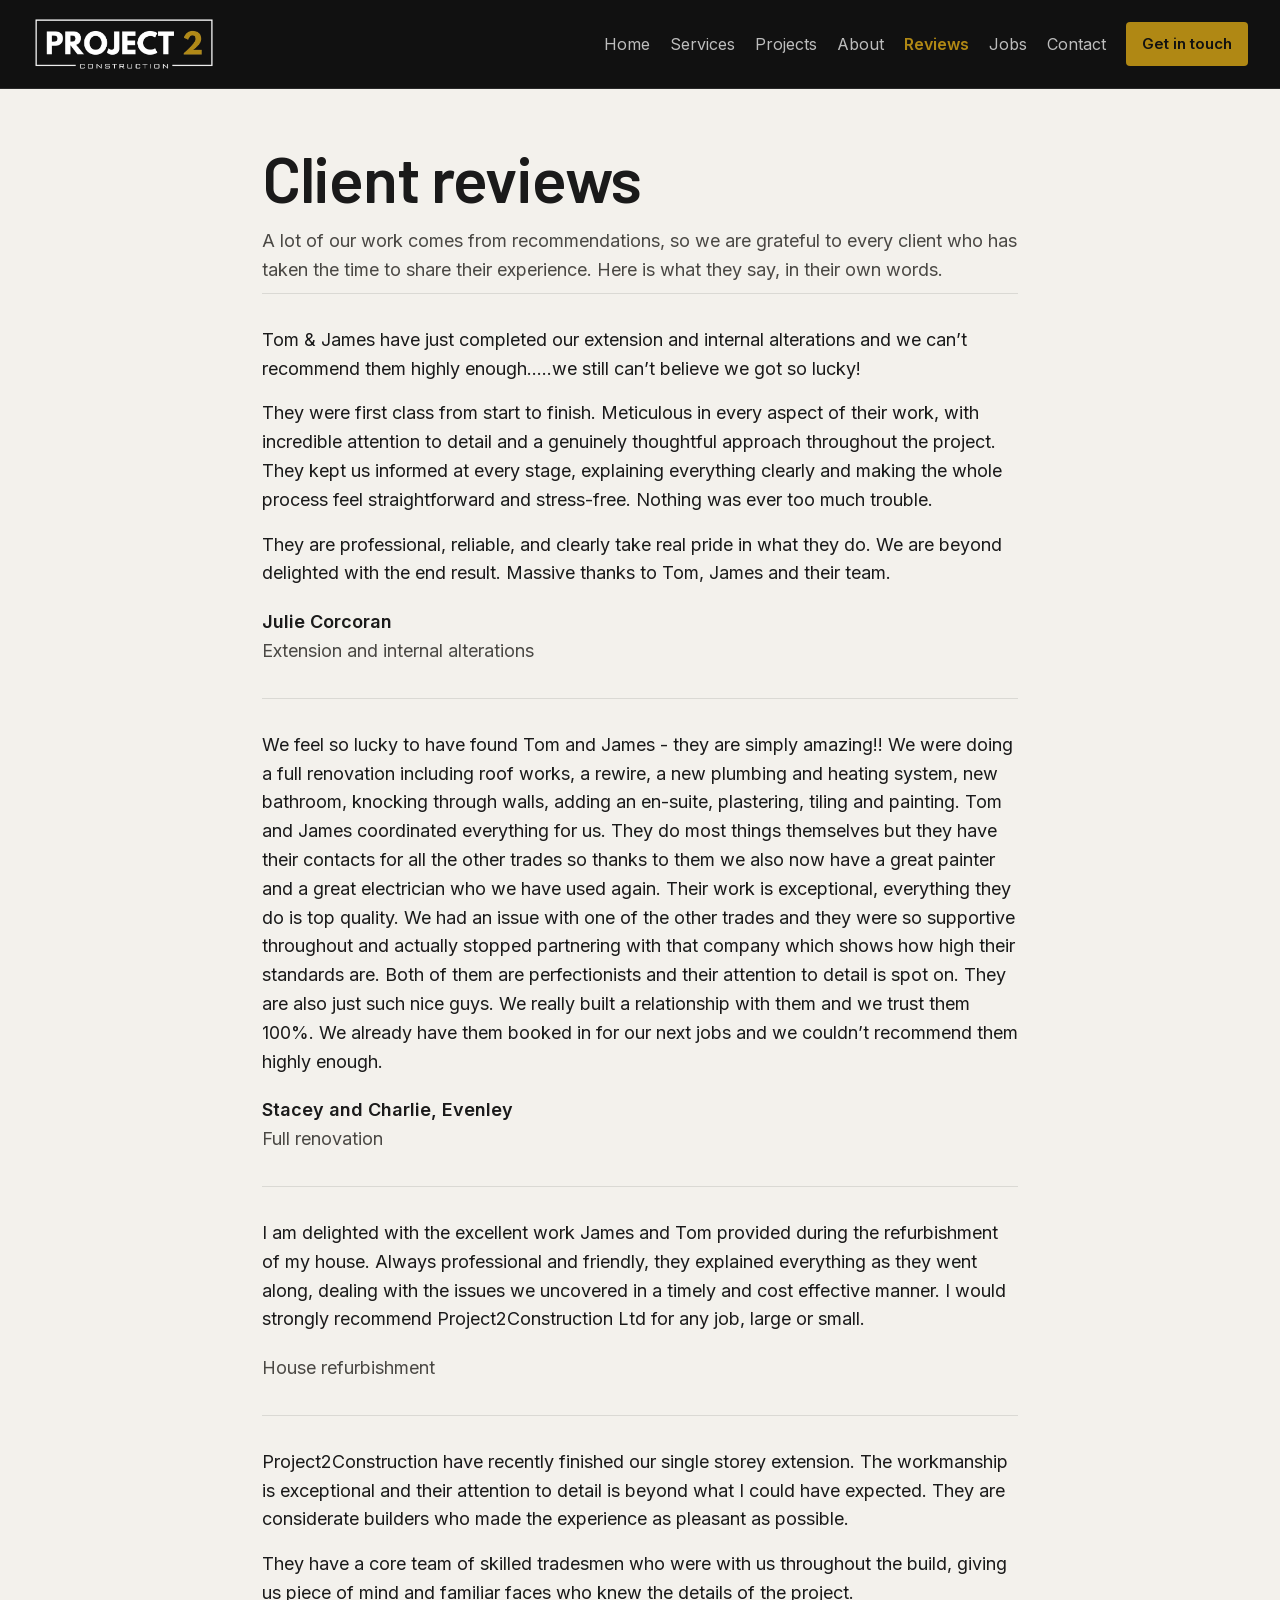
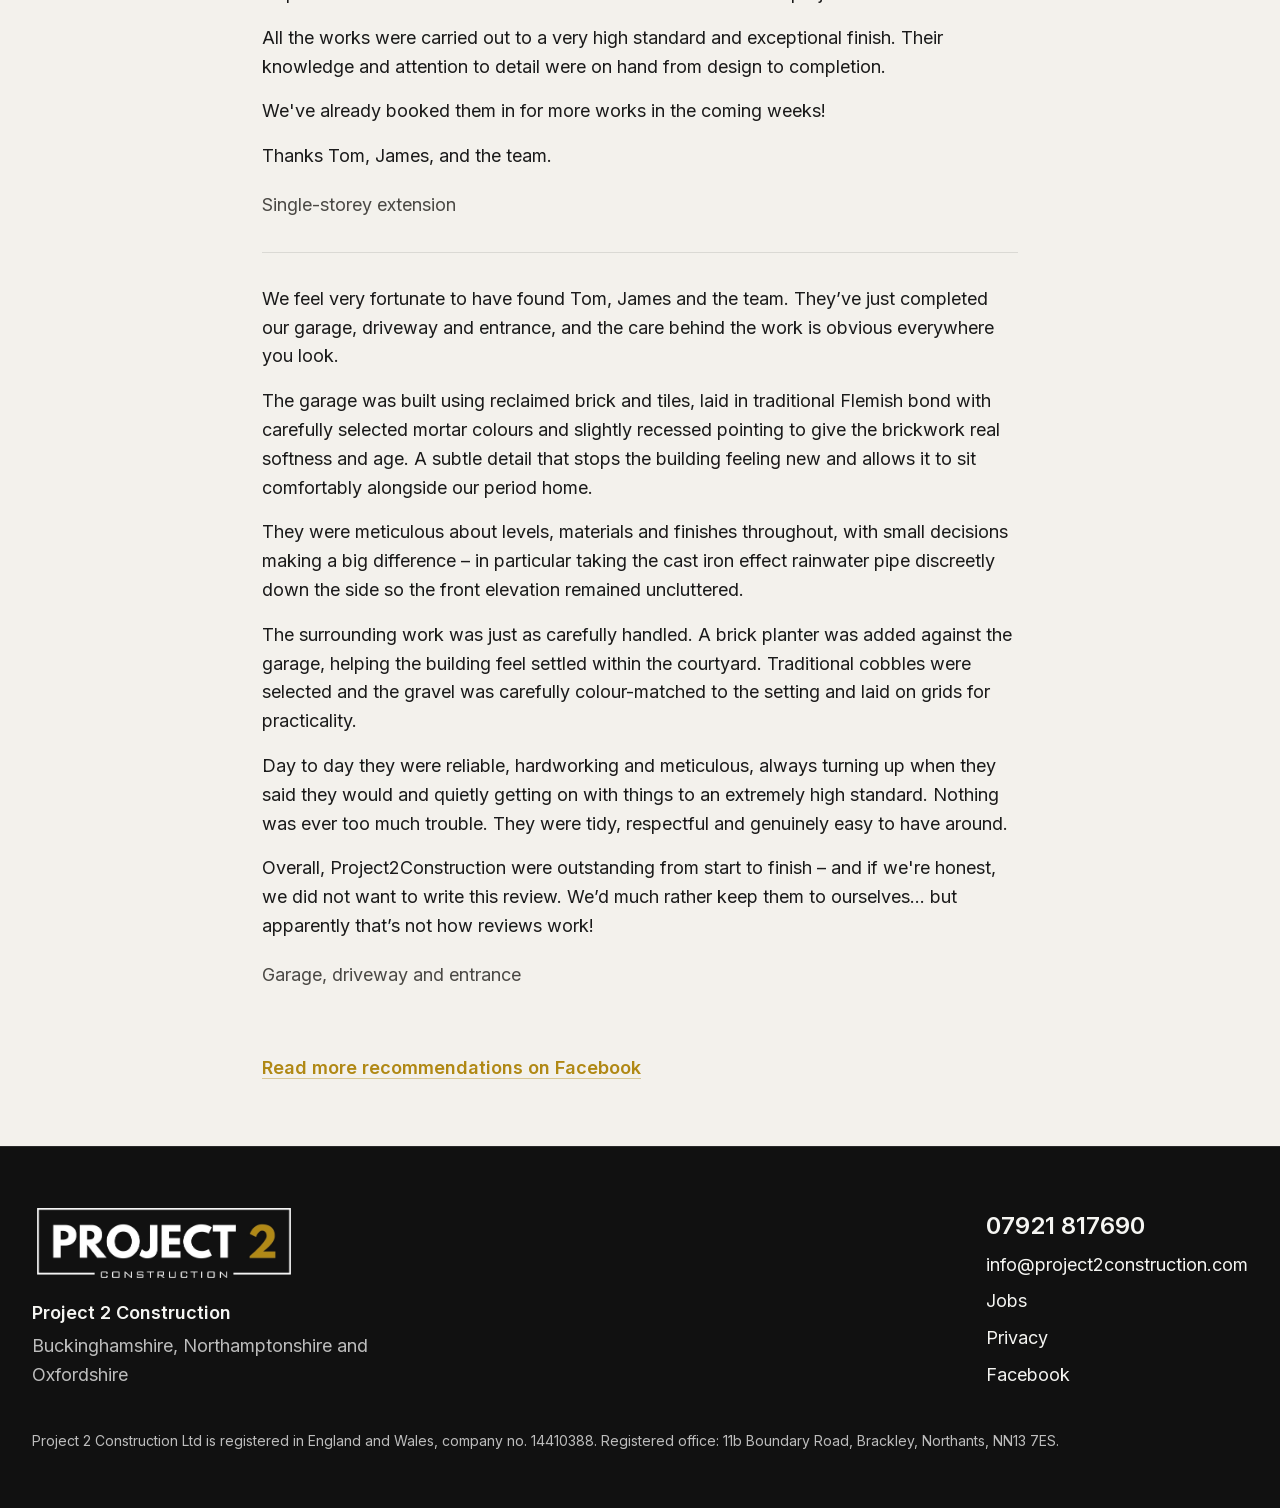
<file: reviews/index.html>
<!DOCTYPE html><!--pOdSqVrfr8nNlY6P0ikp5--><html lang="en-GB"><head><meta charSet="utf-8"/><meta name="viewport" content="width=device-width, initial-scale=1"/><link rel="preload" href="/_next/static/media/60c9b95e8d9e49be-s.p.woff2" as="font" crossorigin="" type="font/woff2"/><link rel="preload" href="/_next/static/media/6ad0344ed98ac2e9-s.p.woff2" as="font" crossorigin="" type="font/woff2"/><link rel="preload" href="/_next/static/media/e4af272ccee01ff0-s.p.woff2" as="font" crossorigin="" type="font/woff2"/><link rel="preload" as="image" href="/brand/logo-dark.jpg"/><link rel="stylesheet" href="/_next/static/css/72bba7c0485b7fcb.css" data-precedence="next"/><link rel="preload" as="script" fetchPriority="low" href="/_next/static/chunks/webpack-b774d6c717a9c587.js"/><script src="/_next/static/chunks/4bd1b696-c023c6e3521b1417.js" async=""></script><script src="/_next/static/chunks/255-2aa030c9ba2867e3.js" async=""></script><script src="/_next/static/chunks/main-app-5e569ed799458064.js" async=""></script><script src="/_next/static/chunks/619-ba102abea3e3d0e4.js" async=""></script><script src="/_next/static/chunks/app/layout-2bc544f862745160.js" async=""></script><script src="/_next/static/chunks/app/page-9185be4bed48f37f.js" async=""></script><meta name="next-size-adjust" content=""/><meta name="theme-color" content="#111111"/><title>Client reviews | Project 2 Construction</title><meta name="description" content="What homeowners say about working with James, Tom and the Project 2 Construction team."/><meta property="og:title" content="Project 2 Construction"/><meta property="og:description" content="Residential and commercial building work across Buckinghamshire, Northamptonshire and Oxfordshire."/><meta property="og:url" content="https://project2construction.com/"/><meta property="og:site_name" content="Project 2 Construction"/><meta property="og:locale" content="en_GB"/><meta property="og:image" content="https://project2construction.com/images/hero-stone-cottage.jpg"/><meta property="og:image:alt" content="Stone cottage with scaffolding at the front, white sash windows and a tiled roof."/><meta property="og:type" content="website"/><meta name="twitter:card" content="summary_large_image"/><meta name="twitter:title" content="Project 2 Construction"/><meta name="twitter:description" content="Residential and commercial building work across Buckinghamshire, Northamptonshire and Oxfordshire."/><meta name="twitter:image" content="https://project2construction.com/images/hero-stone-cottage.jpg"/><meta name="twitter:image:alt" content="Stone cottage with scaffolding at the front, white sash windows and a tiled roof."/><link rel="icon" href="/brand/logo-dark.jpg"/><script src="/_next/static/chunks/polyfills-42372ed130431b0a.js" noModule=""></script></head><body class="__variable_80b140 __variable_879338 antialiased"><div hidden=""><!--$--><!--/$--></div><a href="#content" class="sr-only focus:not-sr-only focus:absolute focus:left-4 focus:top-4 focus:z-[70] focus:bg-paper focus:px-4 focus:py-2 focus:text-canvas">Skip to content</a><header class="fixed inset-x-0 top-0 z-50 border-b border-white/10 bg-canvas"><div class="mx-auto flex h-[5rem] max-w-[1440px] md:h-[5.5rem] items-center justify-between gap-4 px-5 md:px-8"><a class="shrink-0" href="/"><img src="/brand/logo-dark.jpg" alt="Project 2 Construction" width="1278" height="388" class="h-12 w-auto md:h-14"/></a><nav class="hidden items-center gap-5 lg:flex" aria-label="Main"><a class="text-base text-muted hover:text-paper" href="/">Home</a><a class="text-base text-muted hover:text-paper" href="/services/">Services</a><a class="text-base text-muted hover:text-paper" href="/projects/">Projects</a><a class="text-base text-muted hover:text-paper" href="/about/">About</a><a aria-current="page" class="text-base font-semibold text-gold" href="/reviews/">Reviews</a><a class="text-base text-muted hover:text-paper" href="/jobs/">Jobs</a><a class="text-base text-muted hover:text-paper" href="/contact/">Contact</a><a class="inline-flex min-h-11 items-center rounded-[4px] bg-gold px-4 text-[15px] font-semibold text-canvas hover:bg-[#c49a16]" href="/contact/">Get in touch</a></nav><button type="button" class="inline-flex min-h-11 items-center gap-2 rounded-[4px] border border-white/15 px-3 text-base font-semibold text-paper lg:hidden" aria-expanded="false" aria-controls="_R_5b_"><svg width="18" height="18" viewBox="0 0 18 18" aria-hidden="true"><path d="M3 5h12M3 9h12M3 13h12" stroke="currentColor" stroke-width="1.6"></path></svg>Menu</button></div></header><main id="content"><article class="light"><header class="mx-auto w-full max-w-[820px] px-5 pb-2 pt-28 md:px-8 md:pt-36"><h1 class="font-display text-[clamp(36px,5vw,64px)] text-[#1a1a1a]">Client reviews</h1><p class="mt-4 text-[18px] leading-[1.6] text-[#4a4844]">A lot of our work comes from recommendations, so we are grateful to every client who has taken the time to share their experience. Here is what they say, in their own words.</p></header><div class="mx-auto w-full max-w-[820px] px-5 pb-8 md:px-8"><figure class="border-t border-black/10 py-8"><blockquote class="space-y-4 text-[18px] leading-[1.6] text-[#1a1a1a]"><p>Tom &amp; James have just completed our extension and internal alterations and we can’t recommend them highly enough…..we still can’t believe we got so lucky!</p><p>They were first class from start to finish. Meticulous in every aspect of their work, with incredible attention to detail and a genuinely thoughtful approach throughout the project. They kept us informed at every stage, explaining everything clearly and making the whole process feel straightforward and stress-free. Nothing was ever too much trouble.</p><p>They are professional, reliable, and clearly take real pride in what they do. We are beyond delighted with the end result. Massive thanks to Tom, James and their team.</p></blockquote><figcaption class="mt-5 text-[18px] leading-[1.6] text-[#4a4844]"><span class="block font-semibold text-[#1a1a1a]">Julie Corcoran</span>Extension and internal alterations</figcaption></figure><figure class="border-t border-black/10 py-8"><blockquote class="space-y-4 text-[18px] leading-[1.6] text-[#1a1a1a]"><p>We feel so lucky to have found Tom and James - they are simply amazing!! We were doing a full renovation including roof works, a rewire, a new plumbing and heating system, new bathroom, knocking through walls, adding an en-suite, plastering, tiling and painting. Tom and James coordinated everything for us. They do most things themselves but they have their contacts for all the other trades so thanks to them we also now have a great painter and a great electrician who we have used again. Their work is exceptional, everything they do is top quality. We had an issue with one of the other trades and they were so supportive throughout and actually stopped partnering with that company which shows how high their standards are. Both of them are perfectionists and their attention to detail is spot on. They are also just such nice guys. We really built a relationship with them and we trust them 100%. We already have them booked in for our next jobs and we couldn’t recommend them highly enough.</p></blockquote><figcaption class="mt-5 text-[18px] leading-[1.6] text-[#4a4844]"><span class="block font-semibold text-[#1a1a1a]">Stacey and Charlie, Evenley</span>Full renovation</figcaption></figure><figure class="border-t border-black/10 py-8"><blockquote class="space-y-4 text-[18px] leading-[1.6] text-[#1a1a1a]"><p>I am delighted with the excellent work James and Tom provided during the refurbishment of my house. Always professional and friendly, they explained everything as they went along, dealing with the issues we uncovered in a timely and cost effective manner. I would strongly recommend Project2Construction Ltd for any job, large or small.</p></blockquote><figcaption class="mt-5 text-[18px] leading-[1.6] text-[#4a4844]">House refurbishment</figcaption></figure><figure class="border-t border-black/10 py-8"><blockquote class="space-y-4 text-[18px] leading-[1.6] text-[#1a1a1a]"><p>Project2Construction have recently finished our single storey extension. The workmanship is exceptional and their attention to detail is beyond what I could have expected. They are considerate builders who made the experience as pleasant as possible.</p><p>They have a core team of skilled tradesmen who were with us throughout the build, giving us piece of mind and familiar faces who knew the details of the project.</p><p>All the works were carried out to a very high standard and exceptional finish. Their knowledge and attention to detail were on hand from design to completion.</p><p>We&#x27;ve already booked them in for more works in the coming weeks!</p><p>Thanks Tom, James, and the team.</p></blockquote><figcaption class="mt-5 text-[18px] leading-[1.6] text-[#4a4844]">Single-storey extension</figcaption></figure><figure class="border-t border-black/10 py-8"><blockquote class="space-y-4 text-[18px] leading-[1.6] text-[#1a1a1a]"><p>We feel very fortunate to have found Tom, James and the team. They’ve just completed our garage, driveway and entrance, and the care behind the work is obvious everywhere you look.</p><p>The garage was built using reclaimed brick and tiles, laid in traditional Flemish bond with carefully selected mortar colours and slightly recessed pointing to give the brickwork real softness and age. A subtle detail that stops the building feeling new and allows it to sit comfortably alongside our period home.</p><p>They were meticulous about levels, materials and finishes throughout, with small decisions making a big difference – in particular taking the cast iron effect rainwater pipe discreetly down the side so the front elevation remained uncluttered.</p><p>The surrounding work was just as carefully handled. A brick planter was added against the garage, helping the building feel settled within the courtyard. Traditional cobbles were selected and the gravel was carefully colour-matched to the setting and laid on grids for practicality.</p><p>Day to day they were reliable, hardworking and meticulous, always turning up when they said they would and quietly getting on with things to an extremely high standard. Nothing was ever too much trouble. They were tidy, respectful and genuinely easy to have around.</p><p>Overall, Project2Construction were outstanding from start to finish – and if we&#x27;re honest, we did not want to write this review. We’d much rather keep them to ourselves... but apparently that’s not how reviews work!</p></blockquote><figcaption class="mt-5 text-[18px] leading-[1.6] text-[#4a4844]">Garage, driveway and entrance</figcaption></figure></div><p class="mx-auto w-full max-w-[820px] px-5 pb-16 md:px-8"><a href="https://www.facebook.com/P2C.Project2Construction/reviews" class="font-semibold text-gold underline decoration-gold/40 underline-offset-4 hover:decoration-gold" target="_blank" rel="noreferrer">Read more recommendations on Facebook</a></p></article><!--$--><!--/$--></main><footer class="border-t border-white/10 bg-canvas px-5 py-14 md:px-8"><div class="mx-auto flex max-w-[1440px] flex-col gap-10 md:flex-row md:items-end md:justify-between"><div><img src="/brand/logo-dark.jpg" alt="" width="1278" height="388" class="h-16 w-auto md:h-20"/><p class="mt-4 font-semibold text-paper">Project 2 Construction</p><p class="mt-1 max-w-[36ch] text-muted">Buckinghamshire, Northamptonshire and Oxfordshire</p></div><ul class="space-y-2"><li><a href="tel:+447921817690" class="text-2xl font-semibold text-paper hover:text-gold">07921 817690</a></li><li><a href="mailto:info@project2construction.com" class="text-paper hover:text-gold">info@project2construction.com</a></li><li><a class="text-paper hover:text-gold" href="/jobs/">Jobs</a></li><li><a class="text-paper hover:text-gold" href="/privacy/">Privacy</a></li><li><a href="https://www.facebook.com/share/1CSErFWpfr/?mibextid=wwXIfr" class="text-paper hover:text-gold" target="_blank" rel="noreferrer">Facebook</a></li></ul></div><p class="mx-auto mt-10 max-w-[1440px] text-sm leading-[1.6] text-muted">Project 2 Construction Ltd<!-- --> is registered in England and Wales, company no. <!-- -->14410388<!-- -->. Registered office:<!-- --> <!-- -->11b Boundary Road, Brackley, Northants, NN13 7ES<!-- -->.</p></footer><script src="/_next/static/chunks/webpack-b774d6c717a9c587.js" id="_R_" async=""></script><script>(self.__next_f=self.__next_f||[]).push([0])</script><script>self.__next_f.push([1,"1:\"$Sreact.fragment\"\n2:I[6339,[\"619\",\"static/chunks/619-ba102abea3e3d0e4.js\",\"177\",\"static/chunks/app/layout-2bc544f862745160.js\"],\"Header\"]\n3:I[9766,[],\"\"]\n4:I[8924,[],\"\"]\n5:I[2619,[\"619\",\"static/chunks/619-ba102abea3e3d0e4.js\",\"974\",\"static/chunks/app/page-9185be4bed48f37f.js\"],\"\"]\n11:I[7150,[],\"\"]\n:HL[\"/_next/static/media/60c9b95e8d9e49be-s.p.woff2\",\"font\",{\"crossOrigin\":\"\",\"type\":\"font/woff2\"}]\n:HL[\"/_next/static/media/6ad0344ed98ac2e9-s.p.woff2\",\"font\",{\"crossOrigin\":\"\",\"type\":\"font/woff2\"}]\n:HL[\"/_next/static/media/e4af272ccee01ff0-s.p.woff2\",\"font\",{\"crossOrigin\":\"\",\"type\":\"font/woff2\"}]\n:HL[\"/_next/static/css/72bba7c0485b7fcb.css\",\"style\"]\n"])</script><script>self.__next_f.push([1,"0:{\"P\":null,\"b\":\"pOdSqVrfr8nNlY6P0ikp5\",\"p\":\"\",\"c\":[\"\",\"reviews\",\"\"],\"i\":false,\"f\":[[[\"\",{\"children\":[\"reviews\",{\"children\":[\"__PAGE__\",{}]}]},\"$undefined\",\"$undefined\",true],[\"\",[\"$\",\"$1\",\"c\",{\"children\":[[[\"$\",\"link\",\"0\",{\"rel\":\"stylesheet\",\"href\":\"/_next/static/css/72bba7c0485b7fcb.css\",\"precedence\":\"next\",\"crossOrigin\":\"$undefined\",\"nonce\":\"$undefined\"}]],[\"$\",\"html\",null,{\"lang\":\"en-GB\",\"children\":[\"$\",\"body\",null,{\"className\":\"__variable_80b140 __variable_879338 antialiased\",\"children\":[[\"$\",\"a\",null,{\"href\":\"#content\",\"className\":\"sr-only focus:not-sr-only focus:absolute focus:left-4 focus:top-4 focus:z-[70] focus:bg-paper focus:px-4 focus:py-2 focus:text-canvas\",\"children\":\"Skip to content\"}],[\"$\",\"$L2\",null,{}],[\"$\",\"main\",null,{\"id\":\"content\",\"children\":[\"$\",\"$L3\",null,{\"parallelRouterKey\":\"children\",\"error\":\"$undefined\",\"errorStyles\":\"$undefined\",\"errorScripts\":\"$undefined\",\"template\":[\"$\",\"$L4\",null,{}],\"templateStyles\":\"$undefined\",\"templateScripts\":\"$undefined\",\"notFound\":[[\"$\",\"article\",null,{\"className\":\"mx-auto w-full max-w-[1440px] px-5 pb-20 pt-36 md:px-8 md:pt-44\",\"children\":[[\"$\",\"h1\",null,{\"className\":\"font-display text-[clamp(36px,5vw,64px)] text-paper\",\"children\":\"Page not found\"}],[\"$\",\"p\",null,{\"className\":\"mt-6 max-w-[40ch] text-[18px] leading-[1.6] text-muted\",\"children\":\"That page is not on this site.\"}],[\"$\",\"p\",null,{\"className\":\"mt-8\",\"children\":[\"$\",\"$L5\",null,{\"href\":\"/\",\"className\":\"font-semibold text-gold underline underline-offset-4\",\"children\":\"Back to the homepage\"}]}]]}],[]],\"forbidden\":\"$undefined\",\"unauthorized\":\"$undefined\"}]}],[\"$\",\"footer\",null,{\"className\":\"border-t border-white/10 bg-canvas px-5 py-14 md:px-8\",\"children\":[[\"$\",\"div\",null,{\"className\":\"mx-auto flex max-w-[1440px] flex-col gap-10 md:flex-row md:items-end md:justify-between\",\"children\":[[\"$\",\"div\",null,{\"children\":[[\"$\",\"img\",null,{\"src\":\"/brand/logo-dark.jpg\",\"alt\":\"\",\"width\":1278,\"height\":388,\"className\":\"h-16 w-auto md:h-20\"}],[\"$\",\"p\",null,{\"className\":\"mt-4 font-semibold text-paper\",\"children\":\"Project 2 Construction\"}],[\"$\",\"p\",null,{\"className\":\"mt-1 max-w-[36ch] text-muted\",\"children\":\"Buckinghamshire, Northamptonshire and Oxfordshire\"}]]}],[\"$\",\"ul\",null,{\"className\":\"space-y-2\",\"children\":[[\"$\",\"li\",null,{\"children\":[\"$\",\"a\",null,{\"href\":\"tel:+447921817690\",\"className\":\"text-2xl font-semibold text-paper hover:text-gold\",\"children\":\"07921 817690\"}]}],[\"$\",\"li\",null,{\"children\":[\"$\",\"a\",null,{\"href\":\"mailto:info@project2construction.com\",\"className\":\"text-paper hover:text-gold\",\"children\":\"info@project2construction.com\"}]}],[\"$\",\"li\",null,{\"children\":[\"$\",\"$L5\",null,{\"href\":\"/jobs\",\"className\":\"text-paper hover:text-gold\",\"children\":\"Jobs\"}]}],[\"$\",\"li\",null,{\"children\":[\"$\",\"$L5\",null,{\"href\":\"/privacy\",\"className\":\"text-paper hover:text-gold\",\"children\":\"Privacy\"}]}],[\"$\",\"li\",null,{\"children\":[\"$\",\"a\",null,{\"href\":\"https://www.facebook.com/share/1CSErFWpfr/?mibextid=wwXIfr\",\"className\":\"text-paper hover:text-gold\",\"target\":\"_blank\",\"rel\":\"noreferrer\",\"children\":\"Facebook\"}]}]]}]]}],[\"$\",\"p\",null,{\"className\":\"mx-auto mt-10 max-w-[1440px] text-sm leading-[1.6] text-muted\",\"children\":[\"Project 2 Construction Ltd\",\" is registered in England and Wales, company no. \",\"14410388\",\". Registered office:\",\" \",\"11b Boundary Road, Brackley, Northants, NN13 7ES\",\".\"]}]]}]]}]}]]}],{\"children\":[\"reviews\",[\"$\",\"$1\",\"c\",{\"children\":[null,[\"$\",\"$L3\",null,{\"parallelRouterKey\":\"children\",\"error\":\"$undefined\",\"errorStyles\":\"$undefined\",\"errorScripts\":\"$undefined\",\"template\":[\"$\",\"$L4\",null,{}],\"templateStyles\":\"$undefined\",\"templateScripts\":\"$undefined\",\"notFound\":\"$undefined\",\"forbidden\":\"$undefined\",\"unauthorized\":\"$undefined\"}]]}],{\"children\":[\"__PAGE__\",[\"$\",\"$1\",\"c\",{\"children\":[[\"$\",\"article\",null,{\"className\":\"light\",\"children\":[[\"$\",\"header\",null,{\"className\":\"mx-auto w-full max-w-[820px] px-5 pb-2 pt-28 md:px-8 md:pt-36\",\"children\":[[\"$\",\"h1\",null,{\"className\":\"font-display text-[clamp(36px,5vw,64px)] text-[#1a1a1a]\",\"children\":\"Client reviews\"}],[\"$\",\"p\",null,{\"className\":\"mt-4 text-[18px] leading-[1.6] text-[#4a4844]\",\"children\":\"A lot of our work comes from recommendations, so we are grateful to every client who has taken the time to share their experience. Here is what they say, in their own words.\"}]]}],[\"$\",\"div\",null,{\"className\":\"mx-auto w-full max-w-[820px] px-5 pb-8 md:px-8\",\"children\":[[\"$\",\"figure\",\"Extension and internal alterations\",{\"className\":\"border-t border-black/10 py-8\",\"children\":[[\"$\",\"blockquote\",null,{\"className\":\"space-y-4 text-[18px] leading-[1.6] text-[#1a1a1a]\",\"children\":[\"$L6\",\"$L7\",\"$L8\"]}],\"$L9\"]}],\"$La\",\"$Lb\",\"$Lc\",\"$Ld\"]}],\"$Le\"]}],null,\"$Lf\"]}],{},null,false]},null,false]},null,false],\"$L10\",false]],\"m\":\"$undefined\",\"G\":[\"$11\",[]],\"s\":false,\"S\":true}\n"])</script><script>self.__next_f.push([1,"13:I[4431,[],\"OutletBoundary\"]\n15:I[5278,[],\"AsyncMetadataOutlet\"]\n17:I[4431,[],\"ViewportBoundary\"]\n19:I[4431,[],\"MetadataBoundary\"]\n1a:\"$Sreact.suspense\"\n6:[\"$\",\"p\",\"Tom \u0026 James have just completed our extension and internal alterations and we can’t recommend them highly enough…..we still can’t believe we got so lucky!\",{\"children\":\"Tom \u0026 James have just completed our extension and internal alterations and we can’t recommend them highly enough…..we still can’t believe we got so lucky!\"}]\n"])</script><script>self.__next_f.push([1,"7:[\"$\",\"p\",\"They were first class from start to finish. Meticulous in every aspect of their work, with incredible attention to detail and a genuinely thoughtful approach throughout the project. They kept us informed at every stage, explaining everything clearly and making the whole process feel straightforward and stress-free. Nothing was ever too much trouble.\",{\"children\":\"They were first class from start to finish. Meticulous in every aspect of their work, with incredible attention to detail and a genuinely thoughtful approach throughout the project. They kept us informed at every stage, explaining everything clearly and making the whole process feel straightforward and stress-free. Nothing was ever too much trouble.\"}]\n"])</script><script>self.__next_f.push([1,"8:[\"$\",\"p\",\"They are professional, reliable, and clearly take real pride in what they do. We are beyond delighted with the end result. Massive thanks to Tom, James and their team.\",{\"children\":\"They are professional, reliable, and clearly take real pride in what they do. We are beyond delighted with the end result. Massive thanks to Tom, James and their team.\"}]\n9:[\"$\",\"figcaption\",null,{\"className\":\"mt-5 text-[18px] leading-[1.6] text-[#4a4844]\",\"children\":[[\"$\",\"span\",null,{\"className\":\"block font-semibold text-[#1a1a1a]\",\"children\":\"Julie Corcoran\"}],\"Extension and internal alterations\"]}]\n"])</script><script>self.__next_f.push([1,"a:[\"$\",\"figure\",\"Full renovation\",{\"className\":\"border-t border-black/10 py-8\",\"children\":[[\"$\",\"blockquote\",null,{\"className\":\"space-y-4 text-[18px] leading-[1.6] text-[#1a1a1a]\",\"children\":[[\"$\",\"p\",\"We feel so lucky to have found Tom and James - they are simply amazing!! We were doing a full renovation including roof works, a rewire, a new plumbing and heating system, new bathroom, knocking through walls, adding an en-suite, plastering, tiling and painting. Tom and James coordinated everything for us. They do most things themselves but they have their contacts for all the other trades so thanks to them we also now have a great painter and a great electrician who we have used again. Their work is exceptional, everything they do is top quality. We had an issue with one of the other trades and they were so supportive throughout and actually stopped partnering with that company which shows how high their standards are. Both of them are perfectionists and their attention to detail is spot on. They are also just such nice guys. We really built a relationship with them and we trust them 100%. We already have them booked in for our next jobs and we couldn’t recommend them highly enough.\",{\"children\":\"We feel so lucky to have found Tom and James - they are simply amazing!! We were doing a full renovation including roof works, a rewire, a new plumbing and heating system, new bathroom, knocking through walls, adding an en-suite, plastering, tiling and painting. Tom and James coordinated everything for us. They do most things themselves but they have their contacts for all the other trades so thanks to them we also now have a great painter and a great electrician who we have used again. Their work is exceptional, everything they do is top quality. We had an issue with one of the other trades and they were so supportive throughout and actually stopped partnering with that company which shows how high their standards are. Both of them are perfectionists and their attention to detail is spot on. They are also just such nice guys. We really built a relationship with them and we trust them 100%. We already have them booked in for our next jobs and we couldn’t recommend them highly enough.\"}]]}],[\"$\",\"figcaption\",null,{\"className\":\"mt-5 text-[18px] leading-[1.6] text-[#4a4844]\",\"children\":[[\"$\",\"span\",null,{\"className\":\"block font-semibold text-[#1a1a1a]\",\"children\":\"Stacey and Charlie, Evenley\"}],\"Full renovation\"]}]]}]\n"])</script><script>self.__next_f.push([1,"b:[\"$\",\"figure\",\"House refurbishment\",{\"className\":\"border-t border-black/10 py-8\",\"children\":[[\"$\",\"blockquote\",null,{\"className\":\"space-y-4 text-[18px] leading-[1.6] text-[#1a1a1a]\",\"children\":[[\"$\",\"p\",\"I am delighted with the excellent work James and Tom provided during the refurbishment of my house. Always professional and friendly, they explained everything as they went along, dealing with the issues we uncovered in a timely and cost effective manner. I would strongly recommend Project2Construction Ltd for any job, large or small.\",{\"children\":\"I am delighted with the excellent work James and Tom provided during the refurbishment of my house. Always professional and friendly, they explained everything as they went along, dealing with the issues we uncovered in a timely and cost effective manner. I would strongly recommend Project2Construction Ltd for any job, large or small.\"}]]}],[\"$\",\"figcaption\",null,{\"className\":\"mt-5 text-[18px] leading-[1.6] text-[#4a4844]\",\"children\":[\"$undefined\",\"House refurbishment\"]}]]}]\n"])</script><script>self.__next_f.push([1,"c:[\"$\",\"figure\",\"Single-storey extension\",{\"className\":\"border-t border-black/10 py-8\",\"children\":[[\"$\",\"blockquote\",null,{\"className\":\"space-y-4 text-[18px] leading-[1.6] text-[#1a1a1a]\",\"children\":[[\"$\",\"p\",\"Project2Construction have recently finished our single storey extension. The workmanship is exceptional and their attention to detail is beyond what I could have expected. They are considerate builders who made the experience as pleasant as possible.\",{\"children\":\"Project2Construction have recently finished our single storey extension. The workmanship is exceptional and their attention to detail is beyond what I could have expected. They are considerate builders who made the experience as pleasant as possible.\"}],[\"$\",\"p\",\"They have a core team of skilled tradesmen who were with us throughout the build, giving us piece of mind and familiar faces who knew the details of the project.\",{\"children\":\"They have a core team of skilled tradesmen who were with us throughout the build, giving us piece of mind and familiar faces who knew the details of the project.\"}],[\"$\",\"p\",\"All the works were carried out to a very high standard and exceptional finish. Their knowledge and attention to detail were on hand from design to completion.\",{\"children\":\"All the works were carried out to a very high standard and exceptional finish. Their knowledge and attention to detail were on hand from design to completion.\"}],[\"$\",\"p\",\"We've already booked them in for more works in the coming weeks!\",{\"children\":\"We've already booked them in for more works in the coming weeks!\"}],[\"$\",\"p\",\"Thanks Tom, James, and the team.\",{\"children\":\"Thanks Tom, James, and the team.\"}]]}],[\"$\",\"figcaption\",null,{\"className\":\"mt-5 text-[18px] leading-[1.6] text-[#4a4844]\",\"children\":[\"$undefined\",\"Single-storey extension\"]}]]}]\n"])</script><script>self.__next_f.push([1,"d:[\"$\",\"figure\",\"Garage, driveway and entrance\",{\"className\":\"border-t border-black/10 py-8\",\"children\":[[\"$\",\"blockquote\",null,{\"className\":\"space-y-4 text-[18px] leading-[1.6] text-[#1a1a1a]\",\"children\":[[\"$\",\"p\",\"We feel very fortunate to have found Tom, James and the team. They’ve just completed our garage, driveway and entrance, and the care behind the work is obvious everywhere you look.\",{\"children\":\"We feel very fortunate to have found Tom, James and the team. They’ve just completed our garage, driveway and entrance, and the care behind the work is obvious everywhere you look.\"}],[\"$\",\"p\",\"The garage was built using reclaimed brick and tiles, laid in traditional Flemish bond with carefully selected mortar colours and slightly recessed pointing to give the brickwork real softness and age. A subtle detail that stops the building feeling new and allows it to sit comfortably alongside our period home.\",{\"children\":\"The garage was built using reclaimed brick and tiles, laid in traditional Flemish bond with carefully selected mortar colours and slightly recessed pointing to give the brickwork real softness and age. A subtle detail that stops the building feeling new and allows it to sit comfortably alongside our period home.\"}],[\"$\",\"p\",\"They were meticulous about levels, materials and finishes throughout, with small decisions making a big difference – in particular taking the cast iron effect rainwater pipe discreetly down the side so the front elevation remained uncluttered.\",{\"children\":\"They were meticulous about levels, materials and finishes throughout, with small decisions making a big difference – in particular taking the cast iron effect rainwater pipe discreetly down the side so the front elevation remained uncluttered.\"}],[\"$\",\"p\",\"The surrounding work was just as carefully handled. A brick planter was added against the garage, helping the building feel settled within the courtyard. Traditional cobbles were selected and the gravel was carefully colour-matched to the setting and laid on grids for practicality.\",{\"children\":\"The surrounding work was just as carefully handled. A brick planter was added against the garage, helping the building feel settled within the courtyard. Traditional cobbles were selected and the gravel was carefully colour-matched to the setting and laid on grids for practicality.\"}],[\"$\",\"p\",\"Day to day they were reliable, hardworking and meticulous, always turning up when they said they would and quietly getting on with things to an extremely high standard. Nothing was ever too much trouble. They were tidy, respectful and genuinely easy to have around.\",{\"children\":\"Day to day they were reliable, hardworking and meticulous, always turning up when they said they would and quietly getting on with things to an extremely high standard. Nothing was ever too much trouble. They were tidy, respectful and genuinely easy to have around.\"}],[\"$\",\"p\",\"Overall, Project2Construction were outstanding from start to finish – and if we're honest, we did not want to write this review. We’d much rather keep them to ourselves... but apparently that’s not how reviews work!\",{\"children\":\"Overall, Project2Construction were outstanding from start to finish – and if we're honest, we did not want to write this review. We’d much rather keep them to ourselves... but apparently that’s not how reviews work!\"}]]}],\"$L12\"]}]\n"])</script><script>self.__next_f.push([1,"e:[\"$\",\"p\",null,{\"className\":\"mx-auto w-full max-w-[820px] px-5 pb-16 md:px-8\",\"children\":[\"$\",\"a\",null,{\"href\":\"https://www.facebook.com/P2C.Project2Construction/reviews\",\"className\":\"font-semibold text-gold underline decoration-gold/40 underline-offset-4 hover:decoration-gold\",\"target\":\"_blank\",\"rel\":\"noreferrer\",\"children\":\"Read more recommendations on Facebook\"}]}]\nf:[\"$\",\"$L13\",null,{\"children\":[\"$L14\",[\"$\",\"$L15\",null,{\"promise\":\"$@16\"}]]}]\n10:[\"$\",\"$1\",\"h\",{\"children\":[null,[[\"$\",\"$L17\",null,{\"children\":\"$L18\"}],[\"$\",\"meta\",null,{\"name\":\"next-size-adjust\",\"content\":\"\"}]],[\"$\",\"$L19\",null,{\"children\":[\"$\",\"div\",null,{\"hidden\":true,\"children\":[\"$\",\"$1a\",null,{\"fallback\":null,\"children\":\"$L1b\"}]}]}]]}]\n"])</script><script>self.__next_f.push([1,"12:[\"$\",\"figcaption\",null,{\"className\":\"mt-5 text-[18px] leading-[1.6] text-[#4a4844]\",\"children\":[\"$undefined\",\"Garage, driveway and entrance\"]}]\n"])</script><script>self.__next_f.push([1,"18:[[\"$\",\"meta\",\"0\",{\"charSet\":\"utf-8\"}],[\"$\",\"meta\",\"1\",{\"name\":\"viewport\",\"content\":\"width=device-width, initial-scale=1\"}],[\"$\",\"meta\",\"2\",{\"name\":\"theme-color\",\"content\":\"#111111\"}]]\n14:null\n"])</script><script>self.__next_f.push([1,"1c:I[622,[],\"IconMark\"]\n"])</script><script>self.__next_f.push([1,"16:{\"metadata\":[[\"$\",\"title\",\"0\",{\"children\":\"Client reviews | Project 2 Construction\"}],[\"$\",\"meta\",\"1\",{\"name\":\"description\",\"content\":\"What homeowners say about working with James, Tom and the Project 2 Construction team.\"}],[\"$\",\"meta\",\"2\",{\"property\":\"og:title\",\"content\":\"Project 2 Construction\"}],[\"$\",\"meta\",\"3\",{\"property\":\"og:description\",\"content\":\"Residential and commercial building work across Buckinghamshire, Northamptonshire and Oxfordshire.\"}],[\"$\",\"meta\",\"4\",{\"property\":\"og:url\",\"content\":\"https://project2construction.com/\"}],[\"$\",\"meta\",\"5\",{\"property\":\"og:site_name\",\"content\":\"Project 2 Construction\"}],[\"$\",\"meta\",\"6\",{\"property\":\"og:locale\",\"content\":\"en_GB\"}],[\"$\",\"meta\",\"7\",{\"property\":\"og:image\",\"content\":\"https://project2construction.com/images/hero-stone-cottage.jpg\"}],[\"$\",\"meta\",\"8\",{\"property\":\"og:image:alt\",\"content\":\"Stone cottage with scaffolding at the front, white sash windows and a tiled roof.\"}],[\"$\",\"meta\",\"9\",{\"property\":\"og:type\",\"content\":\"website\"}],[\"$\",\"meta\",\"10\",{\"name\":\"twitter:card\",\"content\":\"summary_large_image\"}],[\"$\",\"meta\",\"11\",{\"name\":\"twitter:title\",\"content\":\"Project 2 Construction\"}],[\"$\",\"meta\",\"12\",{\"name\":\"twitter:description\",\"content\":\"Residential and commercial building work across Buckinghamshire, Northamptonshire and Oxfordshire.\"}],[\"$\",\"meta\",\"13\",{\"name\":\"twitter:image\",\"content\":\"https://project2construction.com/images/hero-stone-cottage.jpg\"}],[\"$\",\"meta\",\"14\",{\"name\":\"twitter:image:alt\",\"content\":\"Stone cottage with scaffolding at the front, white sash windows and a tiled roof.\"}],[\"$\",\"link\",\"15\",{\"rel\":\"icon\",\"href\":\"/brand/logo-dark.jpg\"}],[\"$\",\"$L1c\",\"16\",{}]],\"error\":null,\"digest\":\"$undefined\"}\n"])</script><script>self.__next_f.push([1,"1b:\"$16:metadata\"\n"])</script></body></html>
</file>
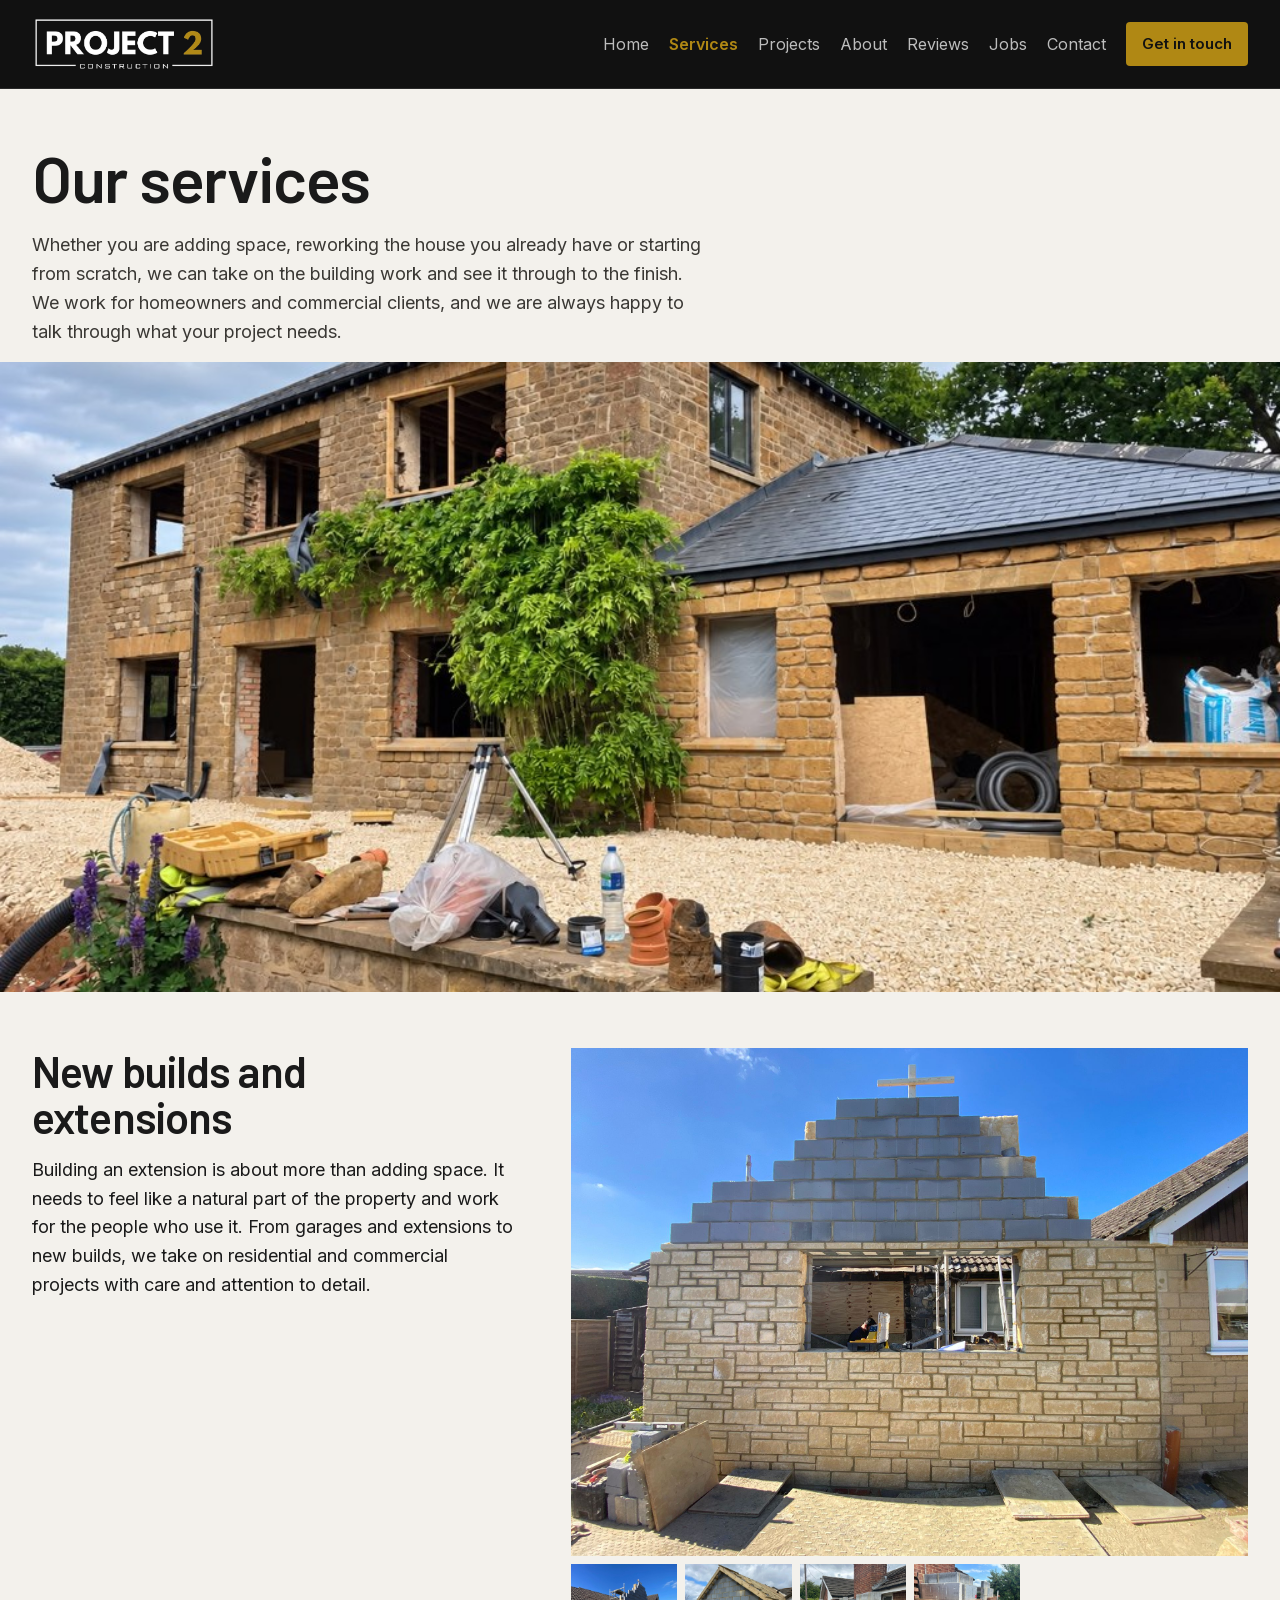
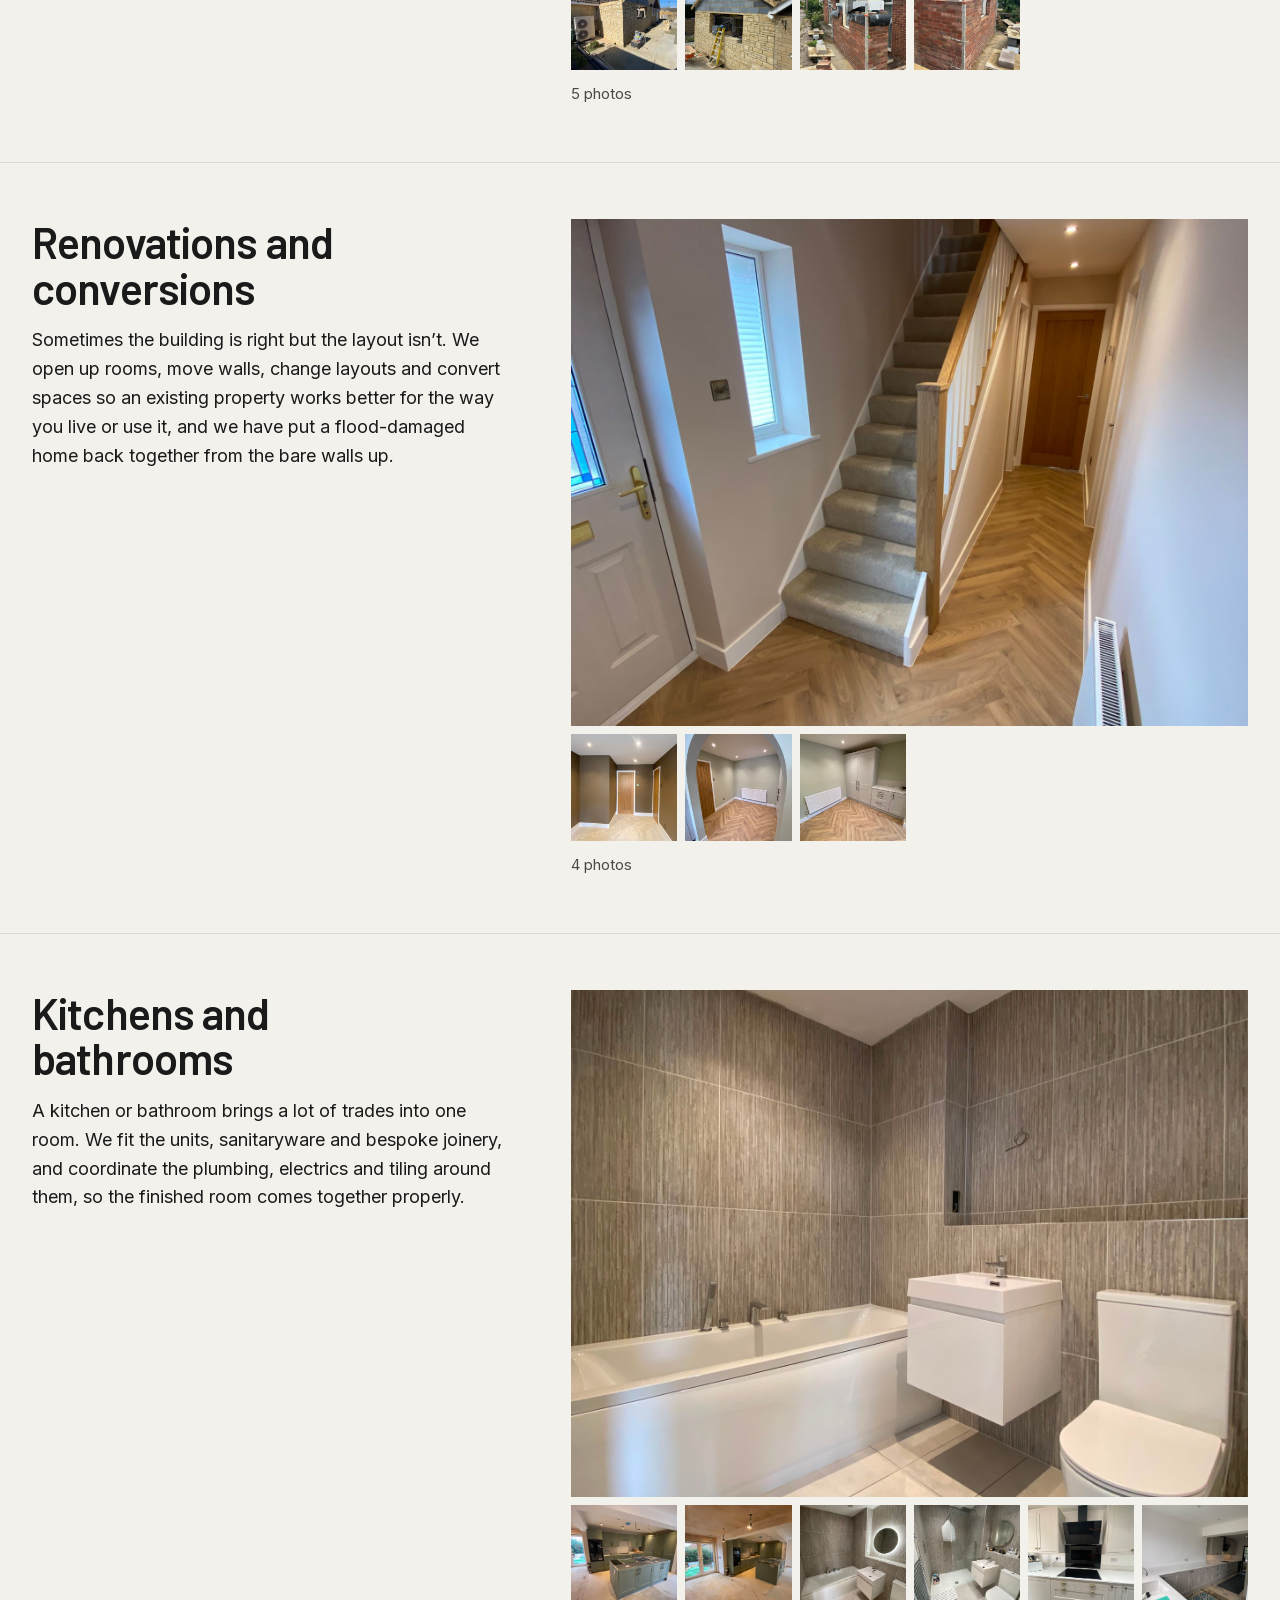
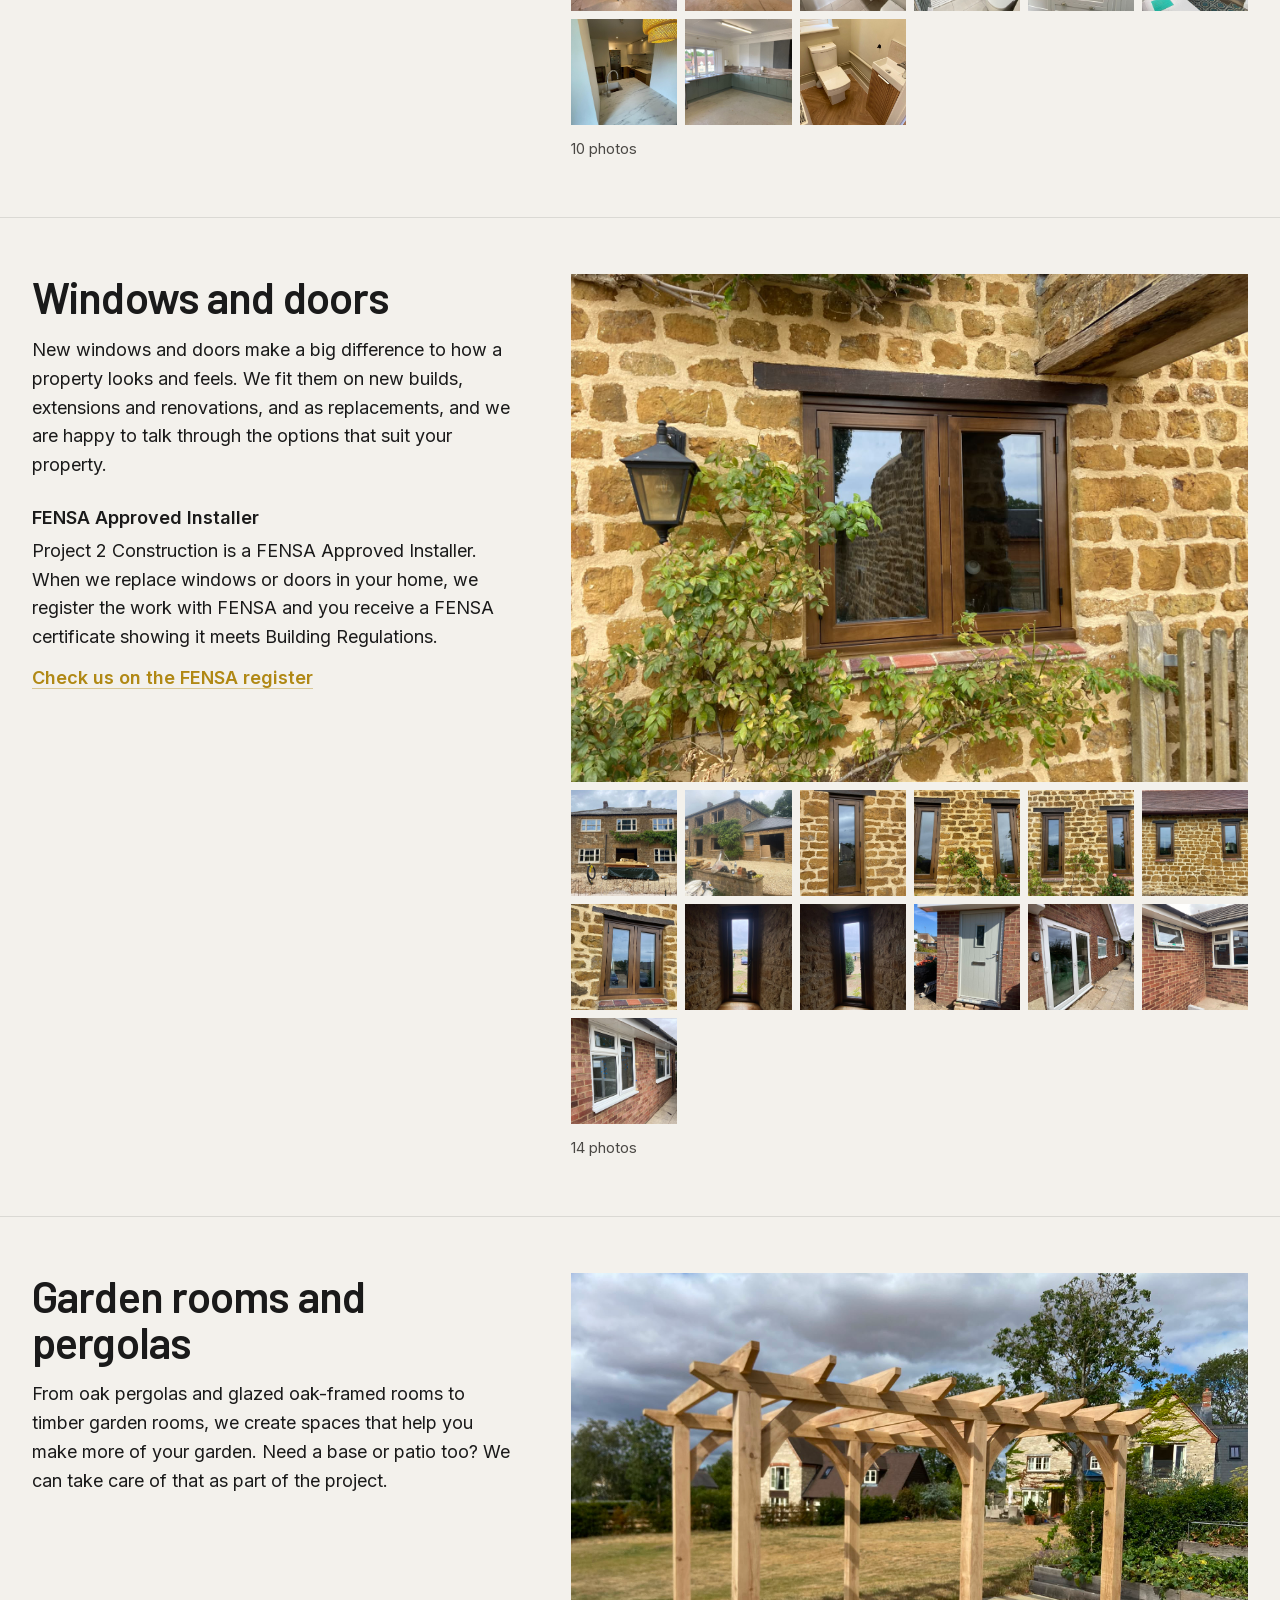
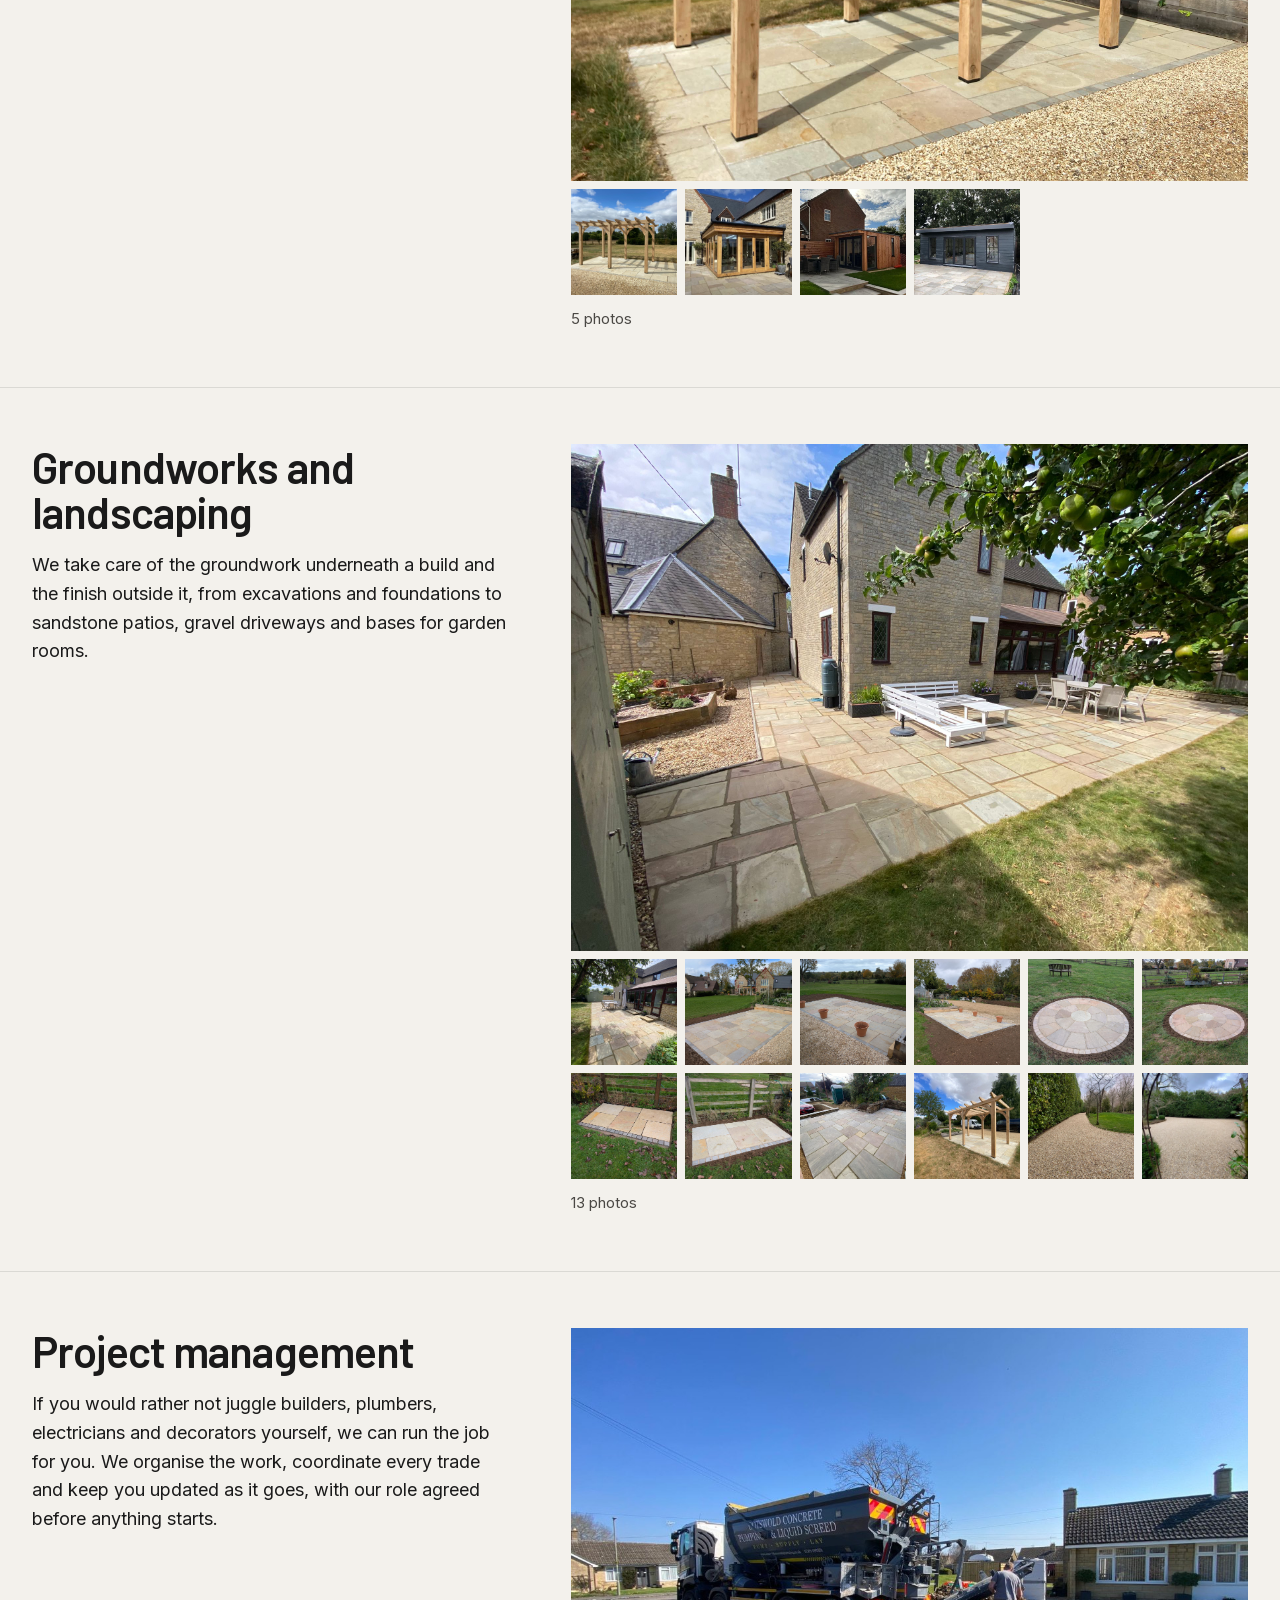
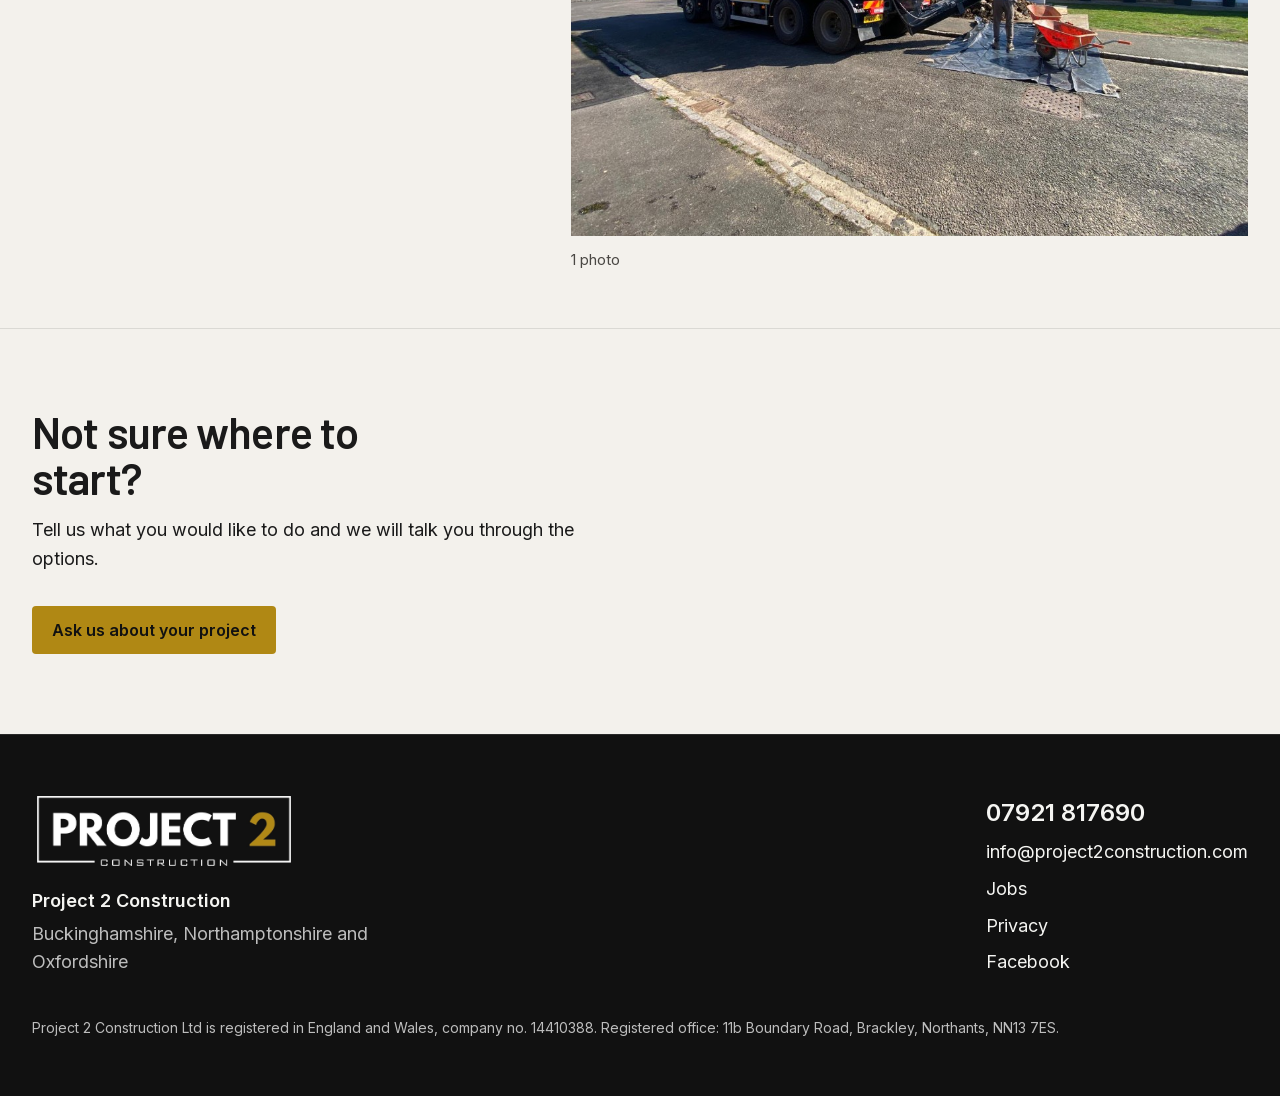
<file: services/index.html>
<!DOCTYPE html><!--pOdSqVrfr8nNlY6P0ikp5--><html lang="en-GB"><head><meta charSet="utf-8"/><meta name="viewport" content="width=device-width, initial-scale=1"/><link rel="preload" href="/_next/static/media/60c9b95e8d9e49be-s.p.woff2" as="font" crossorigin="" type="font/woff2"/><link rel="preload" href="/_next/static/media/6ad0344ed98ac2e9-s.p.woff2" as="font" crossorigin="" type="font/woff2"/><link rel="preload" href="/_next/static/media/e4af272ccee01ff0-s.p.woff2" as="font" crossorigin="" type="font/woff2"/><link rel="preload" as="image" href="/brand/logo-dark.jpg"/><link rel="preload" as="image" href="/images/services-stone-house.jpg" fetchPriority="high"/><link rel="stylesheet" href="/_next/static/css/72bba7c0485b7fcb.css" data-precedence="next"/><link rel="preload" as="script" fetchPriority="low" href="/_next/static/chunks/webpack-b774d6c717a9c587.js"/><script src="/_next/static/chunks/4bd1b696-c023c6e3521b1417.js" async=""></script><script src="/_next/static/chunks/255-2aa030c9ba2867e3.js" async=""></script><script src="/_next/static/chunks/main-app-5e569ed799458064.js" async=""></script><script src="/_next/static/chunks/619-ba102abea3e3d0e4.js" async=""></script><script src="/_next/static/chunks/app/layout-2bc544f862745160.js" async=""></script><script src="/_next/static/chunks/app/services/page-fcc27cad263b19d3.js" async=""></script><meta name="next-size-adjust" content=""/><meta name="theme-color" content="#111111"/><title>Our services | Project 2 Construction</title><meta name="description" content="Extensions, new builds, renovations, kitchens and bathrooms, windows and doors, garden rooms, groundworks and project management for homes and businesses."/><meta property="og:title" content="Project 2 Construction"/><meta property="og:description" content="Residential and commercial building work across Buckinghamshire, Northamptonshire and Oxfordshire."/><meta property="og:url" content="https://project2construction.com/"/><meta property="og:site_name" content="Project 2 Construction"/><meta property="og:locale" content="en_GB"/><meta property="og:image" content="https://project2construction.com/images/hero-stone-cottage.jpg"/><meta property="og:image:alt" content="Stone cottage with scaffolding at the front, white sash windows and a tiled roof."/><meta property="og:type" content="website"/><meta name="twitter:card" content="summary_large_image"/><meta name="twitter:title" content="Project 2 Construction"/><meta name="twitter:description" content="Residential and commercial building work across Buckinghamshire, Northamptonshire and Oxfordshire."/><meta name="twitter:image" content="https://project2construction.com/images/hero-stone-cottage.jpg"/><meta name="twitter:image:alt" content="Stone cottage with scaffolding at the front, white sash windows and a tiled roof."/><link rel="icon" href="/brand/logo-dark.jpg"/><script src="/_next/static/chunks/polyfills-42372ed130431b0a.js" noModule=""></script></head><body class="__variable_80b140 __variable_879338 antialiased"><div hidden=""><!--$--><!--/$--></div><a href="#content" class="sr-only focus:not-sr-only focus:absolute focus:left-4 focus:top-4 focus:z-[70] focus:bg-paper focus:px-4 focus:py-2 focus:text-canvas">Skip to content</a><header class="fixed inset-x-0 top-0 z-50 border-b border-white/10 bg-canvas"><div class="mx-auto flex h-[5rem] max-w-[1440px] md:h-[5.5rem] items-center justify-between gap-4 px-5 md:px-8"><a class="shrink-0" href="/"><img src="/brand/logo-dark.jpg" alt="Project 2 Construction" width="1278" height="388" class="h-12 w-auto md:h-14"/></a><nav class="hidden items-center gap-5 lg:flex" aria-label="Main"><a class="text-base text-muted hover:text-paper" href="/">Home</a><a aria-current="page" class="text-base font-semibold text-gold" href="/services/">Services</a><a class="text-base text-muted hover:text-paper" href="/projects/">Projects</a><a class="text-base text-muted hover:text-paper" href="/about/">About</a><a class="text-base text-muted hover:text-paper" href="/reviews/">Reviews</a><a class="text-base text-muted hover:text-paper" href="/jobs/">Jobs</a><a class="text-base text-muted hover:text-paper" href="/contact/">Contact</a><a class="inline-flex min-h-11 items-center rounded-[4px] bg-gold px-4 text-[15px] font-semibold text-canvas hover:bg-[#c49a16]" href="/contact/">Get in touch</a></nav><button type="button" class="inline-flex min-h-11 items-center gap-2 rounded-[4px] border border-white/15 px-3 text-base font-semibold text-paper lg:hidden" aria-expanded="false" aria-controls="_R_5b_"><svg width="18" height="18" viewBox="0 0 18 18" aria-hidden="true"><path d="M3 5h12M3 9h12M3 13h12" stroke="currentColor" stroke-width="1.6"></path></svg>Menu</button></div></header><main id="content"><article class="light"><header class="mx-auto w-full max-w-[1440px] px-5 pb-4 pt-28 md:px-8 md:pt-36"><h1 class="font-display max-w-[16ch] text-[clamp(36px,5vw,64px)] text-[#1a1a1a]">Our services</h1><p class="mt-5 max-w-[62ch] text-[18px] leading-[1.6] text-[#3a3834]">Whether you are adding space, reworking the house you already have or starting from scratch, we can take on the building work and see it through to the finish. We work for homeowners and commercial clients, and we are always happy to talk through what your project needs.</p></header><figure class="bg-[#e7e4de]"><img src="/images/services-stone-house.jpg" alt="Stone house during building work, with new openings in the upper floor and a single-storey extension alongside." width="1024" height="768" fetchPriority="high" class="mx-auto block h-auto max-h-[70vh] w-full object-cover object-center"/></figure><section id="new-builds" class="scroll-mt-28 border-b border-black/10"><div class="mx-auto grid w-full max-w-[1440px] gap-8 px-5 py-10 md:px-8 md:py-14 lg:grid-cols-[5fr_7fr] lg:gap-14"><div><h2 class="font-display max-w-[16ch] text-[clamp(28px,3.4vw,44px)] text-[#1a1a1a]">New builds and extensions</h2><p class="mt-4 max-w-[52ch] text-[18px] leading-[1.6] text-[#1a1a1a]">Building an extension is about more than adding space. It needs to feel like a natural part of the property and work for the people who use it. From garages and extensions to new builds, we take on residential and commercial projects with care and attention to detail.</p></div><div><button type="button" class="block w-full bg-[#e7e4de] outline-offset-2 hover:outline hover:outline-2 hover:outline-gold focus-visible:outline-[#1a1a1a]"><img src="/images/extension-gable.jpg" alt="Stone extension under construction, with the blockwork gable built up around a new opening." width="2048" height="1536" loading="lazy" class="aspect-[4/3] w-full object-cover"/></button><ul class="mt-2 grid grid-cols-4 gap-2 sm:grid-cols-5 lg:grid-cols-6" aria-label="New builds and extensions photos"><li><button type="button" class="block w-full bg-[#e7e4de] outline-offset-2 hover:outline hover:outline-2 hover:outline-gold focus-visible:outline-[#1a1a1a]"><img src="/images/services/new-builds-01.jpg" alt="Stone extension going up beside a bungalow, with the blockwork gable being built and scaffolding at the far end." width="1600" height="1200" loading="lazy" sizes="(min-width: 1024px) 120px, 25vw" class="aspect-square w-full object-cover"/></button></li><li><button type="button" class="block w-full bg-[#e7e4de] outline-offset-2 hover:outline hover:outline-2 hover:outline-gold focus-visible:outline-[#1a1a1a]"><img src="/images/services/new-builds-02.jpg" alt="Stone extension with the roof timbers on and the gable blockwork finished, before the roof is covered." width="1200" height="1600" loading="lazy" sizes="(min-width: 1024px) 120px, 25vw" class="aspect-square w-full object-cover"/></button></li><li><button type="button" class="block w-full bg-[#e7e4de] outline-offset-2 hover:outline hover:outline-2 hover:outline-gold focus-visible:outline-[#1a1a1a]"><img src="/images/services/new-builds-03.jpg" alt="Red brick extension walls built up beside a bungalow chimney, with insulation blocks on top of the walls." width="1200" height="1600" loading="lazy" sizes="(min-width: 1024px) 120px, 25vw" class="aspect-square w-full object-cover"/></button></li><li><button type="button" class="block w-full bg-[#e7e4de] outline-offset-2 hover:outline hover:outline-2 hover:outline-gold focus-visible:outline-[#1a1a1a]"><img src="/images/services/new-builds-04.jpg" alt="Corner of a red brick extension during building, with the blockwork inner leaf above the facing brick." width="1600" height="1200" loading="lazy" sizes="(min-width: 1024px) 120px, 25vw" class="aspect-square w-full object-cover"/></button></li></ul><p class="mt-3 text-[15px] text-[#4a4844]">5 photos</p></div></div></section><section id="renovations" class="scroll-mt-28 border-b border-black/10"><div class="mx-auto grid w-full max-w-[1440px] gap-8 px-5 py-10 md:px-8 md:py-14 lg:grid-cols-[5fr_7fr] lg:gap-14"><div><h2 class="font-display max-w-[16ch] text-[clamp(28px,3.4vw,44px)] text-[#1a1a1a]">Renovations and conversions</h2><p class="mt-4 max-w-[52ch] text-[18px] leading-[1.6] text-[#1a1a1a]">Sometimes the building is right but the layout isn’t. We open up rooms, move walls, change layouts and convert spaces so an existing property works better for the way you live or use it, and we have put a flood-damaged home back together from the bare walls up.</p></div><div><button type="button" class="block w-full bg-[#e7e4de] outline-offset-2 hover:outline hover:outline-2 hover:outline-gold focus-visible:outline-[#1a1a1a]"><img src="/images/brackley-stairs.jpg" alt="Finished hallway in the Brackley house, with a carpeted staircase, oak handrail and herringbone flooring." width="1536" height="2048" loading="lazy" class="aspect-[4/3] w-full object-cover"/></button><ul class="mt-2 grid grid-cols-4 gap-2 sm:grid-cols-5 lg:grid-cols-6" aria-label="Renovations and conversions photos"><li><button type="button" class="block w-full bg-[#e7e4de] outline-offset-2 hover:outline hover:outline-2 hover:outline-gold focus-visible:outline-[#1a1a1a]"><img src="/images/brackley-landing.jpg" alt="Carpeted room in the Brackley house, with oak doors, new decoration and downlights." width="2048" height="1536" loading="lazy" sizes="(min-width: 1024px) 120px, 25vw" class="aspect-square w-full object-cover"/></button></li><li><button type="button" class="block w-full bg-[#e7e4de] outline-offset-2 hover:outline hover:outline-2 hover:outline-gold focus-visible:outline-[#1a1a1a]"><img src="/images/brackley-arch.jpg" alt="Room in the Brackley house seen through an arch, with herringbone flooring, an oak door and downlights." width="1536" height="2048" loading="lazy" sizes="(min-width: 1024px) 120px, 25vw" class="aspect-square w-full object-cover"/></button></li><li><button type="button" class="block w-full bg-[#e7e4de] outline-offset-2 hover:outline hover:outline-2 hover:outline-gold focus-visible:outline-[#1a1a1a]"><img src="/images/brackley-units.jpg" alt="Fitted white units and herringbone flooring in the Brackley house." width="1536" height="1860" loading="lazy" sizes="(min-width: 1024px) 120px, 25vw" class="aspect-square w-full object-cover"/></button></li></ul><p class="mt-3 text-[15px] text-[#4a4844]">4 photos</p></div></div></section><section id="kitchens" class="scroll-mt-28 border-b border-black/10"><div class="mx-auto grid w-full max-w-[1440px] gap-8 px-5 py-10 md:px-8 md:py-14 lg:grid-cols-[5fr_7fr] lg:gap-14"><div><h2 class="font-display max-w-[16ch] text-[clamp(28px,3.4vw,44px)] text-[#1a1a1a]">Kitchens and bathrooms</h2><p class="mt-4 max-w-[52ch] text-[18px] leading-[1.6] text-[#1a1a1a]">A kitchen or bathroom brings a lot of trades into one room. We fit the units, sanitaryware and bespoke joinery, and coordinate the plumbing, electrics and tiling around them, so the finished room comes together properly.</p></div><div><button type="button" class="block w-full bg-[#e7e4de] outline-offset-2 hover:outline hover:outline-2 hover:outline-gold focus-visible:outline-[#1a1a1a]"><img src="/images/grey-bathroom.jpg" alt="Bathroom with a white bath, wall-hung basin and grey tiled walls." width="1536" height="2048" loading="lazy" class="aspect-[4/3] w-full object-cover"/></button><ul class="mt-2 grid grid-cols-4 gap-2 sm:grid-cols-5 lg:grid-cols-6" aria-label="Kitchens and bathrooms photos"><li><button type="button" class="block w-full bg-[#e7e4de] outline-offset-2 hover:outline hover:outline-2 hover:outline-gold focus-visible:outline-[#1a1a1a]"><img src="/images/services/kitchens-01.jpg" alt="Sage green kitchen with an island, with the ovens built into a tall unit and French doors to the garden." width="1600" height="1200" loading="lazy" sizes="(min-width: 1024px) 120px, 25vw" class="aspect-square w-full object-cover"/></button></li><li><button type="button" class="block w-full bg-[#e7e4de] outline-offset-2 hover:outline hover:outline-2 hover:outline-gold focus-visible:outline-[#1a1a1a]"><img src="/images/services/kitchens-02.jpg" alt="The same sage green kitchen from the other side of the island, before the floor is laid." width="1600" height="1200" loading="lazy" sizes="(min-width: 1024px) 120px, 25vw" class="aspect-square w-full object-cover"/></button></li><li><button type="button" class="block w-full bg-[#e7e4de] outline-offset-2 hover:outline hover:outline-2 hover:outline-gold focus-visible:outline-[#1a1a1a]"><img src="/images/services/kitchens-03.jpg" alt="Bathroom with a white bath, wall-hung basin and a round lit mirror against grey textured tiles." width="1200" height="1600" loading="lazy" sizes="(min-width: 1024px) 120px, 25vw" class="aspect-square w-full object-cover"/></button></li><li><button type="button" class="block w-full bg-[#e7e4de] outline-offset-2 hover:outline hover:outline-2 hover:outline-gold focus-visible:outline-[#1a1a1a]"><img src="/images/services/kitchens-04.jpg" alt="Shower room with a glass screen, heated towel rail and roof light, tiled in grey." width="1200" height="1600" loading="lazy" sizes="(min-width: 1024px) 120px, 25vw" class="aspect-square w-full object-cover"/></button></li><li><button type="button" class="block w-full bg-[#e7e4de] outline-offset-2 hover:outline hover:outline-2 hover:outline-gold focus-visible:outline-[#1a1a1a]"><img src="/images/services/kitchens-05.jpg" alt="White shaker kitchen units with brass cup handles, an induction hob and a black angled cooker hood." width="1200" height="1600" loading="lazy" sizes="(min-width: 1024px) 120px, 25vw" class="aspect-square w-full object-cover"/></button></li><li><button type="button" class="block w-full bg-[#e7e4de] outline-offset-2 hover:outline hover:outline-2 hover:outline-gold focus-visible:outline-[#1a1a1a]"><img src="/images/services/kitchens-06.jpg" alt="L-shaped kitchen with grey shaker units and a white worktop, with patterned floor tiles beyond." width="1600" height="1200" loading="lazy" sizes="(min-width: 1024px) 120px, 25vw" class="aspect-square w-full object-cover"/></button></li><li><button type="button" class="block w-full bg-[#e7e4de] outline-offset-2 hover:outline hover:outline-2 hover:outline-gold focus-visible:outline-[#1a1a1a]"><img src="/images/services/kitchens-07.jpg" alt="Kitchen with a white marble-effect worktop and an inset sink, under a woven pendant light." width="1200" height="1600" loading="lazy" sizes="(min-width: 1024px) 120px, 25vw" class="aspect-square w-full object-cover"/></button></li><li><button type="button" class="block w-full bg-[#e7e4de] outline-offset-2 hover:outline hover:outline-2 hover:outline-gold focus-visible:outline-[#1a1a1a]"><img src="/images/services/kitchens-08.jpg" alt="Long run of sage green units with a wood-effect worktop and several sinks, in a large room with a window at the end." width="1600" height="1200" loading="lazy" sizes="(min-width: 1024px) 120px, 25vw" class="aspect-square w-full object-cover"/></button></li><li><button type="button" class="block w-full bg-[#e7e4de] outline-offset-2 hover:outline hover:outline-2 hover:outline-gold focus-visible:outline-[#1a1a1a]"><img src="/images/brackley-wc.jpg" alt="Finished WC in the Brackley house, with new sanitaryware, a fluted timber vanity and herringbone flooring." width="1536" height="2048" loading="lazy" sizes="(min-width: 1024px) 120px, 25vw" class="aspect-square w-full object-cover"/></button></li></ul><p class="mt-3 text-[15px] text-[#4a4844]">10 photos</p></div></div></section><section id="windows" class="scroll-mt-28 border-b border-black/10"><div class="mx-auto grid w-full max-w-[1440px] gap-8 px-5 py-10 md:px-8 md:py-14 lg:grid-cols-[5fr_7fr] lg:gap-14"><div><h2 class="font-display max-w-[16ch] text-[clamp(28px,3.4vw,44px)] text-[#1a1a1a]">Windows and doors</h2><p class="mt-4 max-w-[52ch] text-[18px] leading-[1.6] text-[#1a1a1a]">New windows and doors make a big difference to how a property looks and feels. We fit them on new builds, extensions and renovations, and as replacements, and we are happy to talk through the options that suit your property.</p><div class="mt-6 max-w-[52ch]"><h3 class="text-[18px] font-semibold text-[#1a1a1a]">FENSA Approved Installer</h3><p class="mt-1 text-[18px] leading-[1.6] text-[#1a1a1a]">Project 2 Construction is a FENSA Approved Installer. When we replace windows or doors in your home, we register the work with FENSA and you receive a FENSA certificate showing it meets Building Regulations.</p><p class="mt-3"><a href="https://www.fensa.org.uk/find-installers" class="font-semibold text-gold underline decoration-gold/40 underline-offset-4 hover:decoration-gold" target="_blank" rel="noreferrer">Check us on the FENSA register</a></p></div></div><div><button type="button" class="block w-full bg-[#e7e4de] outline-offset-2 hover:outline hover:outline-2 hover:outline-gold focus-visible:outline-[#1a1a1a]"><img src="/images/oak-window.jpg" alt="Dark oak casement window set in a honey-coloured stone wall." width="1600" height="1200" loading="lazy" class="aspect-[4/3] w-full object-cover"/></button><ul class="mt-2 grid grid-cols-4 gap-2 sm:grid-cols-5 lg:grid-cols-6" aria-label="Windows and doors photos"><li><button type="button" class="block w-full bg-[#e7e4de] outline-offset-2 hover:outline hover:outline-2 hover:outline-gold focus-visible:outline-[#1a1a1a]"><img src="/images/services/windows-01.jpg" alt="Ironstone house with new white sash-style windows on both floors." width="1600" height="1200" loading="lazy" sizes="(min-width: 1024px) 120px, 25vw" class="aspect-square w-full object-cover"/></button></li><li><button type="button" class="block w-full bg-[#e7e4de] outline-offset-2 hover:outline hover:outline-2 hover:outline-gold focus-visible:outline-[#1a1a1a]"><img src="/images/services/windows-02.jpg" alt="The same ironstone house during building work, with the window openings ready." width="1600" height="1200" loading="lazy" sizes="(min-width: 1024px) 120px, 25vw" class="aspect-square w-full object-cover"/></button></li><li><button type="button" class="block w-full bg-[#e7e4de] outline-offset-2 hover:outline hover:outline-2 hover:outline-gold focus-visible:outline-[#1a1a1a]"><img src="/images/services/windows-03.jpg" alt="Tall, narrow wood-grain window in an ironstone wall, with a timber lintel and a tiled sill." width="1200" height="1600" loading="lazy" sizes="(min-width: 1024px) 120px, 25vw" class="aspect-square w-full object-cover"/></button></li><li><button type="button" class="block w-full bg-[#e7e4de] outline-offset-2 hover:outline hover:outline-2 hover:outline-gold focus-visible:outline-[#1a1a1a]"><img src="/images/services/windows-04.jpg" alt="Two tall wood-grain windows in an ironstone wall, with roses growing below." width="1600" height="1200" loading="lazy" sizes="(min-width: 1024px) 120px, 25vw" class="aspect-square w-full object-cover"/></button></li><li><button type="button" class="block w-full bg-[#e7e4de] outline-offset-2 hover:outline hover:outline-2 hover:outline-gold focus-visible:outline-[#1a1a1a]"><img src="/images/services/windows-05.jpg" alt="Pair of narrow wood-grain windows in an ironstone wall." width="1600" height="1200" loading="lazy" sizes="(min-width: 1024px) 120px, 25vw" class="aspect-square w-full object-cover"/></button></li><li><button type="button" class="block w-full bg-[#e7e4de] outline-offset-2 hover:outline hover:outline-2 hover:outline-gold focus-visible:outline-[#1a1a1a]"><img src="/images/services/windows-06.jpg" alt="Two small wood-grain windows in a single-storey ironstone building." width="1600" height="1200" loading="lazy" sizes="(min-width: 1024px) 120px, 25vw" class="aspect-square w-full object-cover"/></button></li><li><button type="button" class="block w-full bg-[#e7e4de] outline-offset-2 hover:outline hover:outline-2 hover:outline-gold focus-visible:outline-[#1a1a1a]"><img src="/images/services/windows-07.jpg" alt="Wood-grain double casement window with a tiled sill in an ironstone wall." width="1600" height="1200" loading="lazy" sizes="(min-width: 1024px) 120px, 25vw" class="aspect-square w-full object-cover"/></button></li><li><button type="button" class="block w-full bg-[#e7e4de] outline-offset-2 hover:outline hover:outline-2 hover:outline-gold focus-visible:outline-[#1a1a1a]"><img src="/images/services/windows-08.jpg" alt="Tall window seen from inside, set deep in a thick stone wall." width="1200" height="1600" loading="lazy" sizes="(min-width: 1024px) 120px, 25vw" class="aspect-square w-full object-cover"/></button></li><li><button type="button" class="block w-full bg-[#e7e4de] outline-offset-2 hover:outline hover:outline-2 hover:outline-gold focus-visible:outline-[#1a1a1a]"><img src="/images/services/windows-09.jpg" alt="Inside view of a deep-set window in a stone wall, looking out over fields." width="1200" height="1600" loading="lazy" sizes="(min-width: 1024px) 120px, 25vw" class="aspect-square w-full object-cover"/></button></li><li><button type="button" class="block w-full bg-[#e7e4de] outline-offset-2 hover:outline hover:outline-2 hover:outline-gold focus-visible:outline-[#1a1a1a]"><img src="/images/services/windows-10.jpg" alt="Sage green front door fitted in a new red brick porch." width="1200" height="1600" loading="lazy" sizes="(min-width: 1024px) 120px, 25vw" class="aspect-square w-full object-cover"/></button></li><li><button type="button" class="block w-full bg-[#e7e4de] outline-offset-2 hover:outline hover:outline-2 hover:outline-gold focus-visible:outline-[#1a1a1a]"><img src="/images/services/windows-11.jpg" alt="White French doors opening onto a paved path beside a red brick bungalow." width="1200" height="1600" loading="lazy" sizes="(min-width: 1024px) 120px, 25vw" class="aspect-square w-full object-cover"/></button></li><li><button type="button" class="block w-full bg-[#e7e4de] outline-offset-2 hover:outline hover:outline-2 hover:outline-gold focus-visible:outline-[#1a1a1a]"><img src="/images/services/windows-12.jpg" alt="White windows fitted to the corner of a red brick extension." width="1600" height="1200" loading="lazy" sizes="(min-width: 1024px) 120px, 25vw" class="aspect-square w-full object-cover"/></button></li><li><button type="button" class="block w-full bg-[#e7e4de] outline-offset-2 hover:outline hover:outline-2 hover:outline-gold focus-visible:outline-[#1a1a1a]"><img src="/images/services/windows-13.jpg" alt="White windows along the side of a red brick bungalow." width="1600" height="1200" loading="lazy" sizes="(min-width: 1024px) 120px, 25vw" class="aspect-square w-full object-cover"/></button></li></ul><p class="mt-3 text-[15px] text-[#4a4844]">14 photos</p></div></div></section><section id="garden-rooms" class="scroll-mt-28 border-b border-black/10"><div class="mx-auto grid w-full max-w-[1440px] gap-8 px-5 py-10 md:px-8 md:py-14 lg:grid-cols-[5fr_7fr] lg:gap-14"><div><h2 class="font-display max-w-[16ch] text-[clamp(28px,3.4vw,44px)] text-[#1a1a1a]">Garden rooms and pergolas</h2><p class="mt-4 max-w-[52ch] text-[18px] leading-[1.6] text-[#1a1a1a]">From oak pergolas and glazed oak-framed rooms to timber garden rooms, we create spaces that help you make more of your garden. Need a base or patio too? We can take care of that as part of the project.</p></div><div><button type="button" class="block w-full bg-[#e7e4de] outline-offset-2 hover:outline hover:outline-2 hover:outline-gold focus-visible:outline-[#1a1a1a]"><img src="/images/oak-pergola.jpg" alt="Oak pergola on a new sandstone patio, with a lawn and houses behind." width="2048" height="1536" loading="lazy" class="aspect-[4/3] w-full object-cover"/></button><ul class="mt-2 grid grid-cols-4 gap-2 sm:grid-cols-5 lg:grid-cols-6" aria-label="Garden rooms and pergolas photos"><li><button type="button" class="block w-full bg-[#e7e4de] outline-offset-2 hover:outline hover:outline-2 hover:outline-gold focus-visible:outline-[#1a1a1a]"><img src="/images/services/garden-rooms-01.jpg" alt="Oak pergola on a sandstone patio at the edge of a field." width="1600" height="1200" loading="lazy" sizes="(min-width: 1024px) 120px, 25vw" class="aspect-square w-full object-cover"/></button></li><li><button type="button" class="block w-full bg-[#e7e4de] outline-offset-2 hover:outline hover:outline-2 hover:outline-gold focus-visible:outline-[#1a1a1a]"><img src="/images/services/garden-rooms-02.jpg" alt="Oak-framed glazed room built onto the back of a stone house, opening onto a sandstone patio." width="1206" height="1175" loading="lazy" sizes="(min-width: 1024px) 120px, 25vw" class="aspect-square w-full object-cover"/></button></li><li><button type="button" class="block w-full bg-[#e7e4de] outline-offset-2 hover:outline hover:outline-2 hover:outline-gold focus-visible:outline-[#1a1a1a]"><img src="/images/services/garden-rooms-03.jpg" alt="Timber-clad garden room with glazed doors, beside a new patio and steps." width="828" height="1104" loading="lazy" sizes="(min-width: 1024px) 120px, 25vw" class="aspect-square w-full object-cover"/></button></li><li><button type="button" class="block w-full bg-[#e7e4de] outline-offset-2 hover:outline hover:outline-2 hover:outline-gold focus-visible:outline-[#1a1a1a]"><img src="/images/services/garden-rooms-04.jpg" alt="Grey timber garden room with glazed doors, on a sandstone patio." width="828" height="1104" loading="lazy" sizes="(min-width: 1024px) 120px, 25vw" class="aspect-square w-full object-cover"/></button></li></ul><p class="mt-3 text-[15px] text-[#4a4844]">5 photos</p></div></div></section><section id="groundworks" class="scroll-mt-28 border-b border-black/10"><div class="mx-auto grid w-full max-w-[1440px] gap-8 px-5 py-10 md:px-8 md:py-14 lg:grid-cols-[5fr_7fr] lg:gap-14"><div><h2 class="font-display max-w-[16ch] text-[clamp(28px,3.4vw,44px)] text-[#1a1a1a]">Groundworks and landscaping</h2><p class="mt-4 max-w-[52ch] text-[18px] leading-[1.6] text-[#1a1a1a]">We take care of the groundwork underneath a build and the finish outside it, from excavations and foundations to sandstone patios, gravel driveways and bases for garden rooms.</p></div><div><button type="button" class="block w-full bg-[#e7e4de] outline-offset-2 hover:outline hover:outline-2 hover:outline-gold focus-visible:outline-[#1a1a1a]"><img src="/images/stone-patio.jpg" alt="Stone patio beside a stone house, with a planted bed and outdoor seating." width="2048" height="1536" loading="lazy" class="aspect-[4/3] w-full object-cover"/></button><ul class="mt-2 grid grid-cols-4 gap-2 sm:grid-cols-5 lg:grid-cols-6" aria-label="Groundworks and landscaping photos"><li><button type="button" class="block w-full bg-[#e7e4de] outline-offset-2 hover:outline hover:outline-2 hover:outline-gold focus-visible:outline-[#1a1a1a]"><img src="/images/services/groundworks-01.jpg" alt="Long sandstone patio along the back of a stone house, edged with planting." width="1200" height="1600" loading="lazy" sizes="(min-width: 1024px) 120px, 25vw" class="aspect-square w-full object-cover"/></button></li><li><button type="button" class="block w-full bg-[#e7e4de] outline-offset-2 hover:outline hover:outline-2 hover:outline-gold focus-visible:outline-[#1a1a1a]"><img src="/images/services/groundworks-02.jpg" alt="Sandstone patio with a block-paved edge, between a lawn and a gravel drive." width="1600" height="1204" loading="lazy" sizes="(min-width: 1024px) 120px, 25vw" class="aspect-square w-full object-cover"/></button></li><li><button type="button" class="block w-full bg-[#e7e4de] outline-offset-2 hover:outline hover:outline-2 hover:outline-gold focus-visible:outline-[#1a1a1a]"><img src="/images/services/groundworks-03.jpg" alt="Sandstone patio laid beside a gravel path, with planters on the new paving." width="1600" height="1204" loading="lazy" sizes="(min-width: 1024px) 120px, 25vw" class="aspect-square w-full object-cover"/></button></li><li><button type="button" class="block w-full bg-[#e7e4de] outline-offset-2 hover:outline hover:outline-2 hover:outline-gold focus-visible:outline-[#1a1a1a]"><img src="/images/services/groundworks-04.jpg" alt="New sandstone patio next to a gravel path, with fresh soil around the edge ready for turf." width="1600" height="1204" loading="lazy" sizes="(min-width: 1024px) 120px, 25vw" class="aspect-square w-full object-cover"/></button></li><li><button type="button" class="block w-full bg-[#e7e4de] outline-offset-2 hover:outline hover:outline-2 hover:outline-gold focus-visible:outline-[#1a1a1a]"><img src="/images/services/groundworks-05.jpg" alt="Circular sandstone patio set into a lawn, with a bench beyond." width="1600" height="1204" loading="lazy" sizes="(min-width: 1024px) 120px, 25vw" class="aspect-square w-full object-cover"/></button></li><li><button type="button" class="block w-full bg-[#e7e4de] outline-offset-2 hover:outline hover:outline-2 hover:outline-gold focus-visible:outline-[#1a1a1a]"><img src="/images/services/groundworks-06.jpg" alt="Circular sandstone patio in a lawn, seen from across the garden." width="1600" height="1204" loading="lazy" sizes="(min-width: 1024px) 120px, 25vw" class="aspect-square w-full object-cover"/></button></li><li><button type="button" class="block w-full bg-[#e7e4de] outline-offset-2 hover:outline hover:outline-2 hover:outline-gold focus-visible:outline-[#1a1a1a]"><img src="/images/services/groundworks-07.jpg" alt="Small sandstone slab base with a brick edge, beside a post and rail fence." width="1600" height="1204" loading="lazy" sizes="(min-width: 1024px) 120px, 25vw" class="aspect-square w-full object-cover"/></button></li><li><button type="button" class="block w-full bg-[#e7e4de] outline-offset-2 hover:outline hover:outline-2 hover:outline-gold focus-visible:outline-[#1a1a1a]"><img src="/images/services/groundworks-08.jpg" alt="Sandstone slab base laid on the lawn by a fence." width="1600" height="1204" loading="lazy" sizes="(min-width: 1024px) 120px, 25vw" class="aspect-square w-full object-cover"/></button></li><li><button type="button" class="block w-full bg-[#e7e4de] outline-offset-2 hover:outline hover:outline-2 hover:outline-gold focus-visible:outline-[#1a1a1a]"><img src="/images/services/groundworks-09.jpg" alt="Grey and buff sandstone patio with a stone retaining wall at the side." width="1200" height="1600" loading="lazy" sizes="(min-width: 1024px) 120px, 25vw" class="aspect-square w-full object-cover"/></button></li><li><button type="button" class="block w-full bg-[#e7e4de] outline-offset-2 hover:outline hover:outline-2 hover:outline-gold focus-visible:outline-[#1a1a1a]"><img src="/images/services/groundworks-10.jpg" alt="Oak pergola on a sandstone patio, with the drive behind." width="1600" height="1200" loading="lazy" sizes="(min-width: 1024px) 120px, 25vw" class="aspect-square w-full object-cover"/></button></li><li><button type="button" class="block w-full bg-[#e7e4de] outline-offset-2 hover:outline hover:outline-2 hover:outline-gold focus-visible:outline-[#1a1a1a]"><img src="/images/services/groundworks-11.jpg" alt="Gravel driveway running between a tall hedge and a lawn." width="1200" height="1600" loading="lazy" sizes="(min-width: 1024px) 120px, 25vw" class="aspect-square w-full object-cover"/></button></li><li><button type="button" class="block w-full bg-[#e7e4de] outline-offset-2 hover:outline hover:outline-2 hover:outline-gold focus-visible:outline-[#1a1a1a]"><img src="/images/garage-turning.jpg" alt="Gravel turning area on the finished Oxfordshire driveway, with hedges and trees around it." width="960" height="1280" loading="lazy" sizes="(min-width: 1024px) 120px, 25vw" class="aspect-square w-full object-cover"/></button></li></ul><p class="mt-3 text-[15px] text-[#4a4844]">13 photos</p></div></div></section><section id="project-management" class="scroll-mt-28 border-b border-black/10"><div class="mx-auto grid w-full max-w-[1440px] gap-8 px-5 py-10 md:px-8 md:py-14 lg:grid-cols-[5fr_7fr] lg:gap-14"><div><h2 class="font-display max-w-[16ch] text-[clamp(28px,3.4vw,44px)] text-[#1a1a1a]">Project management</h2><p class="mt-4 max-w-[52ch] text-[18px] leading-[1.6] text-[#1a1a1a]">If you would rather not juggle builders, plumbers, electricians and decorators yourself, we can run the job for you. We organise the work, coordinate every trade and keep you updated as it goes, with our role agreed before anything starts.</p></div><div><button type="button" class="block w-full bg-[#e7e4de] outline-offset-2 hover:outline hover:outline-2 hover:outline-gold focus-visible:outline-[#1a1a1a]"><img src="/images/services-screed.jpg" alt="A liquid screed pump set up on the drive during a Project 2 Construction project." width="1024" height="768" loading="lazy" class="aspect-[4/3] w-full object-cover"/></button><p class="mt-3 text-[15px] text-[#4a4844]">1 photo</p></div></div></section><div class="mx-auto w-full max-w-[1440px] px-5 py-14 md:px-8 lg:py-20"><h2 class="font-display max-w-[16ch] text-[clamp(28px,3.4vw,44px)] text-[#1a1a1a]">Not sure where to start?</h2><p class="mt-4 max-w-[52ch] text-[18px] leading-[1.6] text-[#1a1a1a]">Tell us what you would like to do and we will talk you through the options.</p><div class="mt-8"><a class="inline-flex min-h-12 items-center justify-center rounded-[4px] bg-gold px-5 text-base font-semibold text-canvas hover:bg-[#c49a16]" href="/contact/">Ask us about your project</a></div></div></article><!--$--><!--/$--></main><footer class="border-t border-white/10 bg-canvas px-5 py-14 md:px-8"><div class="mx-auto flex max-w-[1440px] flex-col gap-10 md:flex-row md:items-end md:justify-between"><div><img src="/brand/logo-dark.jpg" alt="" width="1278" height="388" class="h-16 w-auto md:h-20"/><p class="mt-4 font-semibold text-paper">Project 2 Construction</p><p class="mt-1 max-w-[36ch] text-muted">Buckinghamshire, Northamptonshire and Oxfordshire</p></div><ul class="space-y-2"><li><a href="tel:+447921817690" class="text-2xl font-semibold text-paper hover:text-gold">07921 817690</a></li><li><a href="mailto:info@project2construction.com" class="text-paper hover:text-gold">info@project2construction.com</a></li><li><a class="text-paper hover:text-gold" href="/jobs/">Jobs</a></li><li><a class="text-paper hover:text-gold" href="/privacy/">Privacy</a></li><li><a href="https://www.facebook.com/share/1CSErFWpfr/?mibextid=wwXIfr" class="text-paper hover:text-gold" target="_blank" rel="noreferrer">Facebook</a></li></ul></div><p class="mx-auto mt-10 max-w-[1440px] text-sm leading-[1.6] text-muted">Project 2 Construction Ltd<!-- --> is registered in England and Wales, company no. <!-- -->14410388<!-- -->. Registered office:<!-- --> <!-- -->11b Boundary Road, Brackley, Northants, NN13 7ES<!-- -->.</p></footer><script src="/_next/static/chunks/webpack-b774d6c717a9c587.js" id="_R_" async=""></script><script>(self.__next_f=self.__next_f||[]).push([0])</script><script>self.__next_f.push([1,"1:\"$Sreact.fragment\"\n2:I[6339,[\"619\",\"static/chunks/619-ba102abea3e3d0e4.js\",\"177\",\"static/chunks/app/layout-2bc544f862745160.js\"],\"Header\"]\n3:I[9766,[],\"\"]\n4:I[8924,[],\"\"]\n5:I[2619,[\"619\",\"static/chunks/619-ba102abea3e3d0e4.js\",\"763\",\"static/chunks/app/services/page-fcc27cad263b19d3.js\"],\"\"]\n10:I[7150,[],\"\"]\n:HL[\"/_next/static/media/60c9b95e8d9e49be-s.p.woff2\",\"font\",{\"crossOrigin\":\"\",\"type\":\"font/woff2\"}]\n:HL[\"/_next/static/media/6ad0344ed98ac2e9-s.p.woff2\",\"font\",{\"crossOrigin\":\"\",\"type\":\"font/woff2\"}]\n:HL[\"/_next/static/media/e4af272ccee01ff0-s.p.woff2\",\"font\",{\"crossOrigin\":\"\",\"type\":\"font/woff2\"}]\n:HL[\"/_next/static/css/72bba7c0485b7fcb.css\",\"style\"]\n"])</script><script>self.__next_f.push([1,"0:{\"P\":null,\"b\":\"pOdSqVrfr8nNlY6P0ikp5\",\"p\":\"\",\"c\":[\"\",\"services\",\"\"],\"i\":false,\"f\":[[[\"\",{\"children\":[\"services\",{\"children\":[\"__PAGE__\",{}]}]},\"$undefined\",\"$undefined\",true],[\"\",[\"$\",\"$1\",\"c\",{\"children\":[[[\"$\",\"link\",\"0\",{\"rel\":\"stylesheet\",\"href\":\"/_next/static/css/72bba7c0485b7fcb.css\",\"precedence\":\"next\",\"crossOrigin\":\"$undefined\",\"nonce\":\"$undefined\"}]],[\"$\",\"html\",null,{\"lang\":\"en-GB\",\"children\":[\"$\",\"body\",null,{\"className\":\"__variable_80b140 __variable_879338 antialiased\",\"children\":[[\"$\",\"a\",null,{\"href\":\"#content\",\"className\":\"sr-only focus:not-sr-only focus:absolute focus:left-4 focus:top-4 focus:z-[70] focus:bg-paper focus:px-4 focus:py-2 focus:text-canvas\",\"children\":\"Skip to content\"}],[\"$\",\"$L2\",null,{}],[\"$\",\"main\",null,{\"id\":\"content\",\"children\":[\"$\",\"$L3\",null,{\"parallelRouterKey\":\"children\",\"error\":\"$undefined\",\"errorStyles\":\"$undefined\",\"errorScripts\":\"$undefined\",\"template\":[\"$\",\"$L4\",null,{}],\"templateStyles\":\"$undefined\",\"templateScripts\":\"$undefined\",\"notFound\":[[\"$\",\"article\",null,{\"className\":\"mx-auto w-full max-w-[1440px] px-5 pb-20 pt-36 md:px-8 md:pt-44\",\"children\":[[\"$\",\"h1\",null,{\"className\":\"font-display text-[clamp(36px,5vw,64px)] text-paper\",\"children\":\"Page not found\"}],[\"$\",\"p\",null,{\"className\":\"mt-6 max-w-[40ch] text-[18px] leading-[1.6] text-muted\",\"children\":\"That page is not on this site.\"}],[\"$\",\"p\",null,{\"className\":\"mt-8\",\"children\":[\"$\",\"$L5\",null,{\"href\":\"/\",\"className\":\"font-semibold text-gold underline underline-offset-4\",\"children\":\"Back to the homepage\"}]}]]}],[]],\"forbidden\":\"$undefined\",\"unauthorized\":\"$undefined\"}]}],[\"$\",\"footer\",null,{\"className\":\"border-t border-white/10 bg-canvas px-5 py-14 md:px-8\",\"children\":[[\"$\",\"div\",null,{\"className\":\"mx-auto flex max-w-[1440px] flex-col gap-10 md:flex-row md:items-end md:justify-between\",\"children\":[[\"$\",\"div\",null,{\"children\":[[\"$\",\"img\",null,{\"src\":\"/brand/logo-dark.jpg\",\"alt\":\"\",\"width\":1278,\"height\":388,\"className\":\"h-16 w-auto md:h-20\"}],[\"$\",\"p\",null,{\"className\":\"mt-4 font-semibold text-paper\",\"children\":\"Project 2 Construction\"}],[\"$\",\"p\",null,{\"className\":\"mt-1 max-w-[36ch] text-muted\",\"children\":\"Buckinghamshire, Northamptonshire and Oxfordshire\"}]]}],[\"$\",\"ul\",null,{\"className\":\"space-y-2\",\"children\":[[\"$\",\"li\",null,{\"children\":[\"$\",\"a\",null,{\"href\":\"tel:+447921817690\",\"className\":\"text-2xl font-semibold text-paper hover:text-gold\",\"children\":\"07921 817690\"}]}],[\"$\",\"li\",null,{\"children\":[\"$\",\"a\",null,{\"href\":\"mailto:info@project2construction.com\",\"className\":\"text-paper hover:text-gold\",\"children\":\"info@project2construction.com\"}]}],[\"$\",\"li\",null,{\"children\":[\"$\",\"$L5\",null,{\"href\":\"/jobs\",\"className\":\"text-paper hover:text-gold\",\"children\":\"Jobs\"}]}],[\"$\",\"li\",null,{\"children\":[\"$\",\"$L5\",null,{\"href\":\"/privacy\",\"className\":\"text-paper hover:text-gold\",\"children\":\"Privacy\"}]}],[\"$\",\"li\",null,{\"children\":[\"$\",\"a\",null,{\"href\":\"https://www.facebook.com/share/1CSErFWpfr/?mibextid=wwXIfr\",\"className\":\"text-paper hover:text-gold\",\"target\":\"_blank\",\"rel\":\"noreferrer\",\"children\":\"Facebook\"}]}]]}]]}],[\"$\",\"p\",null,{\"className\":\"mx-auto mt-10 max-w-[1440px] text-sm leading-[1.6] text-muted\",\"children\":[\"Project 2 Construction Ltd\",\" is registered in England and Wales, company no. \",\"14410388\",\". Registered office:\",\" \",\"11b Boundary Road, Brackley, Northants, NN13 7ES\",\".\"]}]]}]]}]}]]}],{\"children\":[\"services\",[\"$\",\"$1\",\"c\",{\"children\":[null,[\"$\",\"$L3\",null,{\"parallelRouterKey\":\"children\",\"error\":\"$undefined\",\"errorStyles\":\"$undefined\",\"errorScripts\":\"$undefined\",\"template\":[\"$\",\"$L4\",null,{}],\"templateStyles\":\"$undefined\",\"templateScripts\":\"$undefined\",\"notFound\":\"$undefined\",\"forbidden\":\"$undefined\",\"unauthorized\":\"$undefined\"}]]}],{\"children\":[\"__PAGE__\",[\"$\",\"$1\",\"c\",{\"children\":[[\"$\",\"article\",null,{\"className\":\"light\",\"children\":[[\"$\",\"header\",null,{\"className\":\"mx-auto w-full max-w-[1440px] px-5 pb-4 pt-28 md:px-8 md:pt-36\",\"children\":[[\"$\",\"h1\",null,{\"className\":\"font-display max-w-[16ch] text-[clamp(36px,5vw,64px)] text-[#1a1a1a]\",\"children\":\"Our services\"}],[\"$\",\"p\",null,{\"className\":\"mt-5 max-w-[62ch] text-[18px] leading-[1.6] text-[#3a3834]\",\"children\":\"Whether you are adding space, reworking the house you already have or starting from scratch, we can take on the building work and see it through to the finish. We work for homeowners and commercial clients, and we are always happy to talk through what your project needs.\"}]]}],[\"$\",\"figure\",null,{\"className\":\"bg-[#e7e4de]\",\"children\":[\"$\",\"img\",null,{\"src\":\"/images/services-stone-house.jpg\",\"alt\":\"Stone house during building work, with new openings in the upper floor and a single-storey extension alongside.\",\"width\":1024,\"height\":768,\"fetchPriority\":\"high\",\"className\":\"mx-auto block h-auto max-h-[70vh] w-full object-cover object-center\"}]}],[\"$L6\",\"$L7\",\"$L8\",\"$L9\",\"$La\",\"$Lb\",\"$Lc\"],\"$Ld\"]}],null,\"$Le\"]}],{},null,false]},null,false]},null,false],\"$Lf\",false]],\"m\":\"$undefined\",\"G\":[\"$10\",[]],\"s\":false,\"S\":true}\n"])</script><script>self.__next_f.push([1,"11:I[1166,[\"619\",\"static/chunks/619-ba102abea3e3d0e4.js\",\"763\",\"static/chunks/app/services/page-fcc27cad263b19d3.js\"],\"ServiceGallery\"]\n12:I[4431,[],\"OutletBoundary\"]\n14:I[5278,[],\"AsyncMetadataOutlet\"]\n16:I[4431,[],\"ViewportBoundary\"]\n18:I[4431,[],\"MetadataBoundary\"]\n19:\"$Sreact.suspense\"\n"])</script><script>self.__next_f.push([1,"6:[\"$\",\"section\",\"new-builds\",{\"id\":\"new-builds\",\"className\":\"scroll-mt-28 border-b border-black/10\",\"children\":[\"$\",\"div\",null,{\"className\":\"mx-auto grid w-full max-w-[1440px] gap-8 px-5 py-10 md:px-8 md:py-14 lg:grid-cols-[5fr_7fr] lg:gap-14\",\"children\":[[\"$\",\"div\",null,{\"children\":[[\"$\",\"h2\",null,{\"className\":\"font-display max-w-[16ch] text-[clamp(28px,3.4vw,44px)] text-[#1a1a1a]\",\"children\":\"New builds and extensions\"}],[\"$\",\"p\",null,{\"className\":\"mt-4 max-w-[52ch] text-[18px] leading-[1.6] text-[#1a1a1a]\",\"children\":\"Building an extension is about more than adding space. It needs to feel like a natural part of the property and work for the people who use it. From garages and extensions to new builds, we take on residential and commercial projects with care and attention to detail.\"}],\"$undefined\"]}],[\"$\",\"div\",null,{\"children\":[\"$\",\"$L11\",null,{\"images\":[{\"src\":\"/images/extension-gable.jpg\",\"alt\":\"Stone extension under construction, with the blockwork gable built up around a new opening.\",\"width\":2048,\"height\":1536},{\"src\":\"/images/services/new-builds-01.jpg\",\"alt\":\"Stone extension going up beside a bungalow, with the blockwork gable being built and scaffolding at the far end.\",\"width\":1600,\"height\":1200},{\"src\":\"/images/services/new-builds-02.jpg\",\"alt\":\"Stone extension with the roof timbers on and the gable blockwork finished, before the roof is covered.\",\"width\":1200,\"height\":1600},{\"src\":\"/images/services/new-builds-03.jpg\",\"alt\":\"Red brick extension walls built up beside a bungalow chimney, with insulation blocks on top of the walls.\",\"width\":1200,\"height\":1600},{\"src\":\"/images/services/new-builds-04.jpg\",\"alt\":\"Corner of a red brick extension during building, with the blockwork inner leaf above the facing brick.\",\"width\":1600,\"height\":1200}],\"label\":\"New builds and extensions\"}]}]]}]}]\n"])</script><script>self.__next_f.push([1,"7:[\"$\",\"section\",\"renovations\",{\"id\":\"renovations\",\"className\":\"scroll-mt-28 border-b border-black/10\",\"children\":[\"$\",\"div\",null,{\"className\":\"mx-auto grid w-full max-w-[1440px] gap-8 px-5 py-10 md:px-8 md:py-14 lg:grid-cols-[5fr_7fr] lg:gap-14\",\"children\":[[\"$\",\"div\",null,{\"children\":[[\"$\",\"h2\",null,{\"className\":\"font-display max-w-[16ch] text-[clamp(28px,3.4vw,44px)] text-[#1a1a1a]\",\"children\":\"Renovations and conversions\"}],[\"$\",\"p\",null,{\"className\":\"mt-4 max-w-[52ch] text-[18px] leading-[1.6] text-[#1a1a1a]\",\"children\":\"Sometimes the building is right but the layout isn’t. We open up rooms, move walls, change layouts and convert spaces so an existing property works better for the way you live or use it, and we have put a flood-damaged home back together from the bare walls up.\"}],\"$undefined\"]}],[\"$\",\"div\",null,{\"children\":[\"$\",\"$L11\",null,{\"images\":[{\"src\":\"/images/brackley-stairs.jpg\",\"alt\":\"Finished hallway in the Brackley house, with a carpeted staircase, oak handrail and herringbone flooring.\",\"width\":1536,\"height\":2048},{\"src\":\"/images/brackley-landing.jpg\",\"alt\":\"Carpeted room in the Brackley house, with oak doors, new decoration and downlights.\",\"width\":2048,\"height\":1536},{\"src\":\"/images/brackley-arch.jpg\",\"alt\":\"Room in the Brackley house seen through an arch, with herringbone flooring, an oak door and downlights.\",\"width\":1536,\"height\":2048},{\"src\":\"/images/brackley-units.jpg\",\"alt\":\"Fitted white units and herringbone flooring in the Brackley house.\",\"width\":1536,\"height\":1860}],\"label\":\"Renovations and conversions\"}]}]]}]}]\n"])</script><script>self.__next_f.push([1,"8:[\"$\",\"section\",\"kitchens\",{\"id\":\"kitchens\",\"className\":\"scroll-mt-28 border-b border-black/10\",\"children\":[\"$\",\"div\",null,{\"className\":\"mx-auto grid w-full max-w-[1440px] gap-8 px-5 py-10 md:px-8 md:py-14 lg:grid-cols-[5fr_7fr] lg:gap-14\",\"children\":[[\"$\",\"div\",null,{\"children\":[[\"$\",\"h2\",null,{\"className\":\"font-display max-w-[16ch] text-[clamp(28px,3.4vw,44px)] text-[#1a1a1a]\",\"children\":\"Kitchens and bathrooms\"}],[\"$\",\"p\",null,{\"className\":\"mt-4 max-w-[52ch] text-[18px] leading-[1.6] text-[#1a1a1a]\",\"children\":\"A kitchen or bathroom brings a lot of trades into one room. We fit the units, sanitaryware and bespoke joinery, and coordinate the plumbing, electrics and tiling around them, so the finished room comes together properly.\"}],\"$undefined\"]}],[\"$\",\"div\",null,{\"children\":[\"$\",\"$L11\",null,{\"images\":[{\"src\":\"/images/grey-bathroom.jpg\",\"alt\":\"Bathroom with a white bath, wall-hung basin and grey tiled walls.\",\"width\":1536,\"height\":2048},{\"src\":\"/images/services/kitchens-01.jpg\",\"alt\":\"Sage green kitchen with an island, with the ovens built into a tall unit and French doors to the garden.\",\"width\":1600,\"height\":1200},{\"src\":\"/images/services/kitchens-02.jpg\",\"alt\":\"The same sage green kitchen from the other side of the island, before the floor is laid.\",\"width\":1600,\"height\":1200},{\"src\":\"/images/services/kitchens-03.jpg\",\"alt\":\"Bathroom with a white bath, wall-hung basin and a round lit mirror against grey textured tiles.\",\"width\":1200,\"height\":1600},{\"src\":\"/images/services/kitchens-04.jpg\",\"alt\":\"Shower room with a glass screen, heated towel rail and roof light, tiled in grey.\",\"width\":1200,\"height\":1600},{\"src\":\"/images/services/kitchens-05.jpg\",\"alt\":\"White shaker kitchen units with brass cup handles, an induction hob and a black angled cooker hood.\",\"width\":1200,\"height\":1600},{\"src\":\"/images/services/kitchens-06.jpg\",\"alt\":\"L-shaped kitchen with grey shaker units and a white worktop, with patterned floor tiles beyond.\",\"width\":1600,\"height\":1200},{\"src\":\"/images/services/kitchens-07.jpg\",\"alt\":\"Kitchen with a white marble-effect worktop and an inset sink, under a woven pendant light.\",\"width\":1200,\"height\":1600},{\"src\":\"/images/services/kitchens-08.jpg\",\"alt\":\"Long run of sage green units with a wood-effect worktop and several sinks, in a large room with a window at the end.\",\"width\":1600,\"height\":1200},{\"src\":\"/images/brackley-wc.jpg\",\"alt\":\"Finished WC in the Brackley house, with new sanitaryware, a fluted timber vanity and herringbone flooring.\",\"width\":1536,\"height\":2048}],\"label\":\"Kitchens and bathrooms\"}]}]]}]}]\n"])</script><script>self.__next_f.push([1,"9:[\"$\",\"section\",\"windows\",{\"id\":\"windows\",\"className\":\"scroll-mt-28 border-b border-black/10\",\"children\":[\"$\",\"div\",null,{\"className\":\"mx-auto grid w-full max-w-[1440px] gap-8 px-5 py-10 md:px-8 md:py-14 lg:grid-cols-[5fr_7fr] lg:gap-14\",\"children\":[[\"$\",\"div\",null,{\"children\":[[\"$\",\"h2\",null,{\"className\":\"font-display max-w-[16ch] text-[clamp(28px,3.4vw,44px)] text-[#1a1a1a]\",\"children\":\"Windows and doors\"}],[\"$\",\"p\",null,{\"className\":\"mt-4 max-w-[52ch] text-[18px] leading-[1.6] text-[#1a1a1a]\",\"children\":\"New windows and doors make a big difference to how a property looks and feels. We fit them on new builds, extensions and renovations, and as replacements, and we are happy to talk through the options that suit your property.\"}],[\"$\",\"div\",null,{\"className\":\"mt-6 max-w-[52ch]\",\"children\":[[\"$\",\"h3\",null,{\"className\":\"text-[18px] font-semibold text-[#1a1a1a]\",\"children\":\"FENSA Approved Installer\"}],[\"$\",\"p\",null,{\"className\":\"mt-1 text-[18px] leading-[1.6] text-[#1a1a1a]\",\"children\":\"Project 2 Construction is a FENSA Approved Installer. When we replace windows or doors in your home, we register the work with FENSA and you receive a FENSA certificate showing it meets Building Regulations.\"}],[\"$\",\"p\",null,{\"className\":\"mt-3\",\"children\":[\"$\",\"a\",null,{\"href\":\"https://www.fensa.org.uk/find-installers\",\"className\":\"font-semibold text-gold underline decoration-gold/40 underline-offset-4 hover:decoration-gold\",\"target\":\"_blank\",\"rel\":\"noreferrer\",\"children\":\"Check us on the FENSA register\"}]}]]}]]}],[\"$\",\"div\",null,{\"children\":[\"$\",\"$L11\",null,{\"images\":[{\"src\":\"/images/oak-window.jpg\",\"alt\":\"Dark oak casement window set in a honey-coloured stone wall.\",\"width\":1600,\"height\":1200},{\"src\":\"/images/services/windows-01.jpg\",\"alt\":\"Ironstone house with new white sash-style windows on both floors.\",\"width\":1600,\"height\":1200},{\"src\":\"/images/services/windows-02.jpg\",\"alt\":\"The same ironstone house during building work, with the window openings ready.\",\"width\":1600,\"height\":1200},{\"src\":\"/images/services/windows-03.jpg\",\"alt\":\"Tall, narrow wood-grain window in an ironstone wall, with a timber lintel and a tiled sill.\",\"width\":1200,\"height\":1600},{\"src\":\"/images/services/windows-04.jpg\",\"alt\":\"Two tall wood-grain windows in an ironstone wall, with roses growing below.\",\"width\":1600,\"height\":1200},{\"src\":\"/images/services/windows-05.jpg\",\"alt\":\"Pair of narrow wood-grain windows in an ironstone wall.\",\"width\":1600,\"height\":1200},{\"src\":\"/images/services/windows-06.jpg\",\"alt\":\"Two small wood-grain windows in a single-storey ironstone building.\",\"width\":1600,\"height\":1200},{\"src\":\"/images/services/windows-07.jpg\",\"alt\":\"Wood-grain double casement window with a tiled sill in an ironstone wall.\",\"width\":1600,\"height\":1200},{\"src\":\"/images/services/windows-08.jpg\",\"alt\":\"Tall window seen from inside, set deep in a thick stone wall.\",\"width\":1200,\"height\":1600},{\"src\":\"/images/services/windows-09.jpg\",\"alt\":\"Inside view of a deep-set window in a stone wall, looking out over fields.\",\"width\":1200,\"height\":1600},{\"src\":\"/images/services/windows-10.jpg\",\"alt\":\"Sage green front door fitted in a new red brick porch.\",\"width\":1200,\"height\":1600},{\"src\":\"/images/services/windows-11.jpg\",\"alt\":\"White French doors opening onto a paved path beside a red brick bungalow.\",\"width\":1200,\"height\":1600},{\"src\":\"/images/services/windows-12.jpg\",\"alt\":\"White windows fitted to the corner of a red brick extension.\",\"width\":1600,\"height\":1200},{\"src\":\"/images/services/windows-13.jpg\",\"alt\":\"White windows along the side of a red brick bungalow.\",\"width\":1600,\"height\":1200}],\"label\":\"Windows and doors\"}]}]]}]}]\n"])</script><script>self.__next_f.push([1,"a:[\"$\",\"section\",\"garden-rooms\",{\"id\":\"garden-rooms\",\"className\":\"scroll-mt-28 border-b border-black/10\",\"children\":[\"$\",\"div\",null,{\"className\":\"mx-auto grid w-full max-w-[1440px] gap-8 px-5 py-10 md:px-8 md:py-14 lg:grid-cols-[5fr_7fr] lg:gap-14\",\"children\":[[\"$\",\"div\",null,{\"children\":[[\"$\",\"h2\",null,{\"className\":\"font-display max-w-[16ch] text-[clamp(28px,3.4vw,44px)] text-[#1a1a1a]\",\"children\":\"Garden rooms and pergolas\"}],[\"$\",\"p\",null,{\"className\":\"mt-4 max-w-[52ch] text-[18px] leading-[1.6] text-[#1a1a1a]\",\"children\":\"From oak pergolas and glazed oak-framed rooms to timber garden rooms, we create spaces that help you make more of your garden. Need a base or patio too? We can take care of that as part of the project.\"}],\"$undefined\"]}],[\"$\",\"div\",null,{\"children\":[\"$\",\"$L11\",null,{\"images\":[{\"src\":\"/images/oak-pergola.jpg\",\"alt\":\"Oak pergola on a new sandstone patio, with a lawn and houses behind.\",\"width\":2048,\"height\":1536},{\"src\":\"/images/services/garden-rooms-01.jpg\",\"alt\":\"Oak pergola on a sandstone patio at the edge of a field.\",\"width\":1600,\"height\":1200},{\"src\":\"/images/services/garden-rooms-02.jpg\",\"alt\":\"Oak-framed glazed room built onto the back of a stone house, opening onto a sandstone patio.\",\"width\":1206,\"height\":1175},{\"src\":\"/images/services/garden-rooms-03.jpg\",\"alt\":\"Timber-clad garden room with glazed doors, beside a new patio and steps.\",\"width\":828,\"height\":1104},{\"src\":\"/images/services/garden-rooms-04.jpg\",\"alt\":\"Grey timber garden room with glazed doors, on a sandstone patio.\",\"width\":828,\"height\":1104}],\"label\":\"Garden rooms and pergolas\"}]}]]}]}]\n"])</script><script>self.__next_f.push([1,"b:[\"$\",\"section\",\"groundworks\",{\"id\":\"groundworks\",\"className\":\"scroll-mt-28 border-b border-black/10\",\"children\":[\"$\",\"div\",null,{\"className\":\"mx-auto grid w-full max-w-[1440px] gap-8 px-5 py-10 md:px-8 md:py-14 lg:grid-cols-[5fr_7fr] lg:gap-14\",\"children\":[[\"$\",\"div\",null,{\"children\":[[\"$\",\"h2\",null,{\"className\":\"font-display max-w-[16ch] text-[clamp(28px,3.4vw,44px)] text-[#1a1a1a]\",\"children\":\"Groundworks and landscaping\"}],[\"$\",\"p\",null,{\"className\":\"mt-4 max-w-[52ch] text-[18px] leading-[1.6] text-[#1a1a1a]\",\"children\":\"We take care of the groundwork underneath a build and the finish outside it, from excavations and foundations to sandstone patios, gravel driveways and bases for garden rooms.\"}],\"$undefined\"]}],[\"$\",\"div\",null,{\"children\":[\"$\",\"$L11\",null,{\"images\":[{\"src\":\"/images/stone-patio.jpg\",\"alt\":\"Stone patio beside a stone house, with a planted bed and outdoor seating.\",\"width\":2048,\"height\":1536},{\"src\":\"/images/services/groundworks-01.jpg\",\"alt\":\"Long sandstone patio along the back of a stone house, edged with planting.\",\"width\":1200,\"height\":1600},{\"src\":\"/images/services/groundworks-02.jpg\",\"alt\":\"Sandstone patio with a block-paved edge, between a lawn and a gravel drive.\",\"width\":1600,\"height\":1204},{\"src\":\"/images/services/groundworks-03.jpg\",\"alt\":\"Sandstone patio laid beside a gravel path, with planters on the new paving.\",\"width\":1600,\"height\":1204},{\"src\":\"/images/services/groundworks-04.jpg\",\"alt\":\"New sandstone patio next to a gravel path, with fresh soil around the edge ready for turf.\",\"width\":1600,\"height\":1204},{\"src\":\"/images/services/groundworks-05.jpg\",\"alt\":\"Circular sandstone patio set into a lawn, with a bench beyond.\",\"width\":1600,\"height\":1204},{\"src\":\"/images/services/groundworks-06.jpg\",\"alt\":\"Circular sandstone patio in a lawn, seen from across the garden.\",\"width\":1600,\"height\":1204},{\"src\":\"/images/services/groundworks-07.jpg\",\"alt\":\"Small sandstone slab base with a brick edge, beside a post and rail fence.\",\"width\":1600,\"height\":1204},{\"src\":\"/images/services/groundworks-08.jpg\",\"alt\":\"Sandstone slab base laid on the lawn by a fence.\",\"width\":1600,\"height\":1204},{\"src\":\"/images/services/groundworks-09.jpg\",\"alt\":\"Grey and buff sandstone patio with a stone retaining wall at the side.\",\"width\":1200,\"height\":1600},{\"src\":\"/images/services/groundworks-10.jpg\",\"alt\":\"Oak pergola on a sandstone patio, with the drive behind.\",\"width\":1600,\"height\":1200},{\"src\":\"/images/services/groundworks-11.jpg\",\"alt\":\"Gravel driveway running between a tall hedge and a lawn.\",\"width\":1200,\"height\":1600},{\"src\":\"/images/garage-turning.jpg\",\"alt\":\"Gravel turning area on the finished Oxfordshire driveway, with hedges and trees around it.\",\"width\":960,\"height\":1280}],\"label\":\"Groundworks and landscaping\"}]}]]}]}]\n"])</script><script>self.__next_f.push([1,"c:[\"$\",\"section\",\"project-management\",{\"id\":\"project-management\",\"className\":\"scroll-mt-28 border-b border-black/10\",\"children\":[\"$\",\"div\",null,{\"className\":\"mx-auto grid w-full max-w-[1440px] gap-8 px-5 py-10 md:px-8 md:py-14 lg:grid-cols-[5fr_7fr] lg:gap-14\",\"children\":[[\"$\",\"div\",null,{\"children\":[[\"$\",\"h2\",null,{\"className\":\"font-display max-w-[16ch] text-[clamp(28px,3.4vw,44px)] text-[#1a1a1a]\",\"children\":\"Project management\"}],[\"$\",\"p\",null,{\"className\":\"mt-4 max-w-[52ch] text-[18px] leading-[1.6] text-[#1a1a1a]\",\"children\":\"If you would rather not juggle builders, plumbers, electricians and decorators yourself, we can run the job for you. We organise the work, coordinate every trade and keep you updated as it goes, with our role agreed before anything starts.\"}],\"$undefined\"]}],[\"$\",\"div\",null,{\"children\":[\"$\",\"$L11\",null,{\"images\":[{\"src\":\"/images/services-screed.jpg\",\"alt\":\"A liquid screed pump set up on the drive during a Project 2 Construction project.\",\"width\":1024,\"height\":768}],\"label\":\"Project management\"}]}]]}]}]\n"])</script><script>self.__next_f.push([1,"d:[\"$\",\"div\",null,{\"className\":\"mx-auto w-full max-w-[1440px] px-5 py-14 md:px-8 lg:py-20\",\"children\":[[\"$\",\"h2\",null,{\"className\":\"font-display max-w-[16ch] text-[clamp(28px,3.4vw,44px)] text-[#1a1a1a]\",\"children\":\"Not sure where to start?\"}],[\"$\",\"p\",null,{\"className\":\"mt-4 max-w-[52ch] text-[18px] leading-[1.6] text-[#1a1a1a]\",\"children\":\"Tell us what you would like to do and we will talk you through the options.\"}],[\"$\",\"div\",null,{\"className\":\"mt-8\",\"children\":[\"$\",\"$L5\",null,{\"href\":\"/contact\",\"className\":\"inline-flex min-h-12 items-center justify-center rounded-[4px] bg-gold px-5 text-base font-semibold text-canvas hover:bg-[#c49a16]\",\"children\":\"Ask us about your project\"}]}]]}]\n"])</script><script>self.__next_f.push([1,"e:[\"$\",\"$L12\",null,{\"children\":[\"$L13\",[\"$\",\"$L14\",null,{\"promise\":\"$@15\"}]]}]\nf:[\"$\",\"$1\",\"h\",{\"children\":[null,[[\"$\",\"$L16\",null,{\"children\":\"$L17\"}],[\"$\",\"meta\",null,{\"name\":\"next-size-adjust\",\"content\":\"\"}]],[\"$\",\"$L18\",null,{\"children\":[\"$\",\"div\",null,{\"hidden\":true,\"children\":[\"$\",\"$19\",null,{\"fallback\":null,\"children\":\"$L1a\"}]}]}]]}]\n"])</script><script>self.__next_f.push([1,"17:[[\"$\",\"meta\",\"0\",{\"charSet\":\"utf-8\"}],[\"$\",\"meta\",\"1\",{\"name\":\"viewport\",\"content\":\"width=device-width, initial-scale=1\"}],[\"$\",\"meta\",\"2\",{\"name\":\"theme-color\",\"content\":\"#111111\"}]]\n13:null\n"])</script><script>self.__next_f.push([1,"1b:I[622,[],\"IconMark\"]\n"])</script><script>self.__next_f.push([1,"15:{\"metadata\":[[\"$\",\"title\",\"0\",{\"children\":\"Our services | Project 2 Construction\"}],[\"$\",\"meta\",\"1\",{\"name\":\"description\",\"content\":\"Extensions, new builds, renovations, kitchens and bathrooms, windows and doors, garden rooms, groundworks and project management for homes and businesses.\"}],[\"$\",\"meta\",\"2\",{\"property\":\"og:title\",\"content\":\"Project 2 Construction\"}],[\"$\",\"meta\",\"3\",{\"property\":\"og:description\",\"content\":\"Residential and commercial building work across Buckinghamshire, Northamptonshire and Oxfordshire.\"}],[\"$\",\"meta\",\"4\",{\"property\":\"og:url\",\"content\":\"https://project2construction.com/\"}],[\"$\",\"meta\",\"5\",{\"property\":\"og:site_name\",\"content\":\"Project 2 Construction\"}],[\"$\",\"meta\",\"6\",{\"property\":\"og:locale\",\"content\":\"en_GB\"}],[\"$\",\"meta\",\"7\",{\"property\":\"og:image\",\"content\":\"https://project2construction.com/images/hero-stone-cottage.jpg\"}],[\"$\",\"meta\",\"8\",{\"property\":\"og:image:alt\",\"content\":\"Stone cottage with scaffolding at the front, white sash windows and a tiled roof.\"}],[\"$\",\"meta\",\"9\",{\"property\":\"og:type\",\"content\":\"website\"}],[\"$\",\"meta\",\"10\",{\"name\":\"twitter:card\",\"content\":\"summary_large_image\"}],[\"$\",\"meta\",\"11\",{\"name\":\"twitter:title\",\"content\":\"Project 2 Construction\"}],[\"$\",\"meta\",\"12\",{\"name\":\"twitter:description\",\"content\":\"Residential and commercial building work across Buckinghamshire, Northamptonshire and Oxfordshire.\"}],[\"$\",\"meta\",\"13\",{\"name\":\"twitter:image\",\"content\":\"https://project2construction.com/images/hero-stone-cottage.jpg\"}],[\"$\",\"meta\",\"14\",{\"name\":\"twitter:image:alt\",\"content\":\"Stone cottage with scaffolding at the front, white sash windows and a tiled roof.\"}],[\"$\",\"link\",\"15\",{\"rel\":\"icon\",\"href\":\"/brand/logo-dark.jpg\"}],[\"$\",\"$L1b\",\"16\",{}]],\"error\":null,\"digest\":\"$undefined\"}\n"])</script><script>self.__next_f.push([1,"1a:\"$15:metadata\"\n"])</script></body></html>
</file>
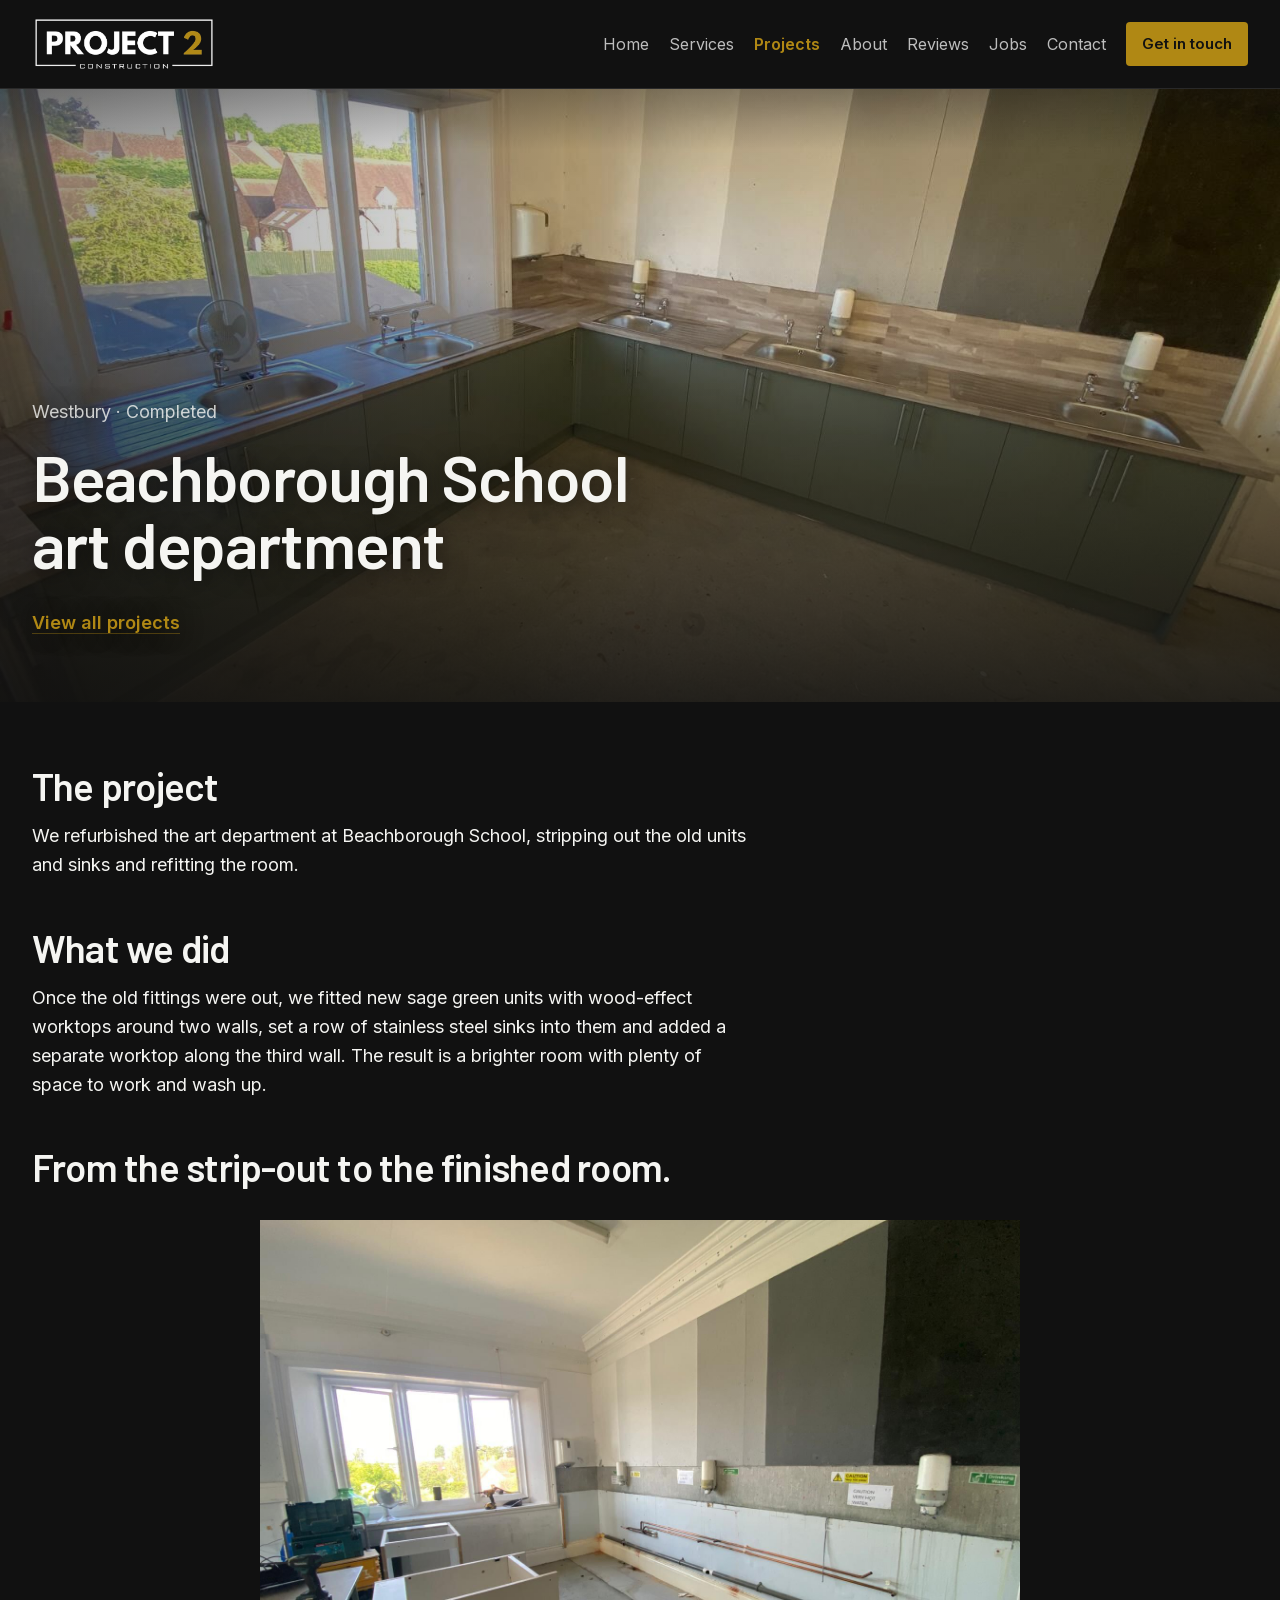
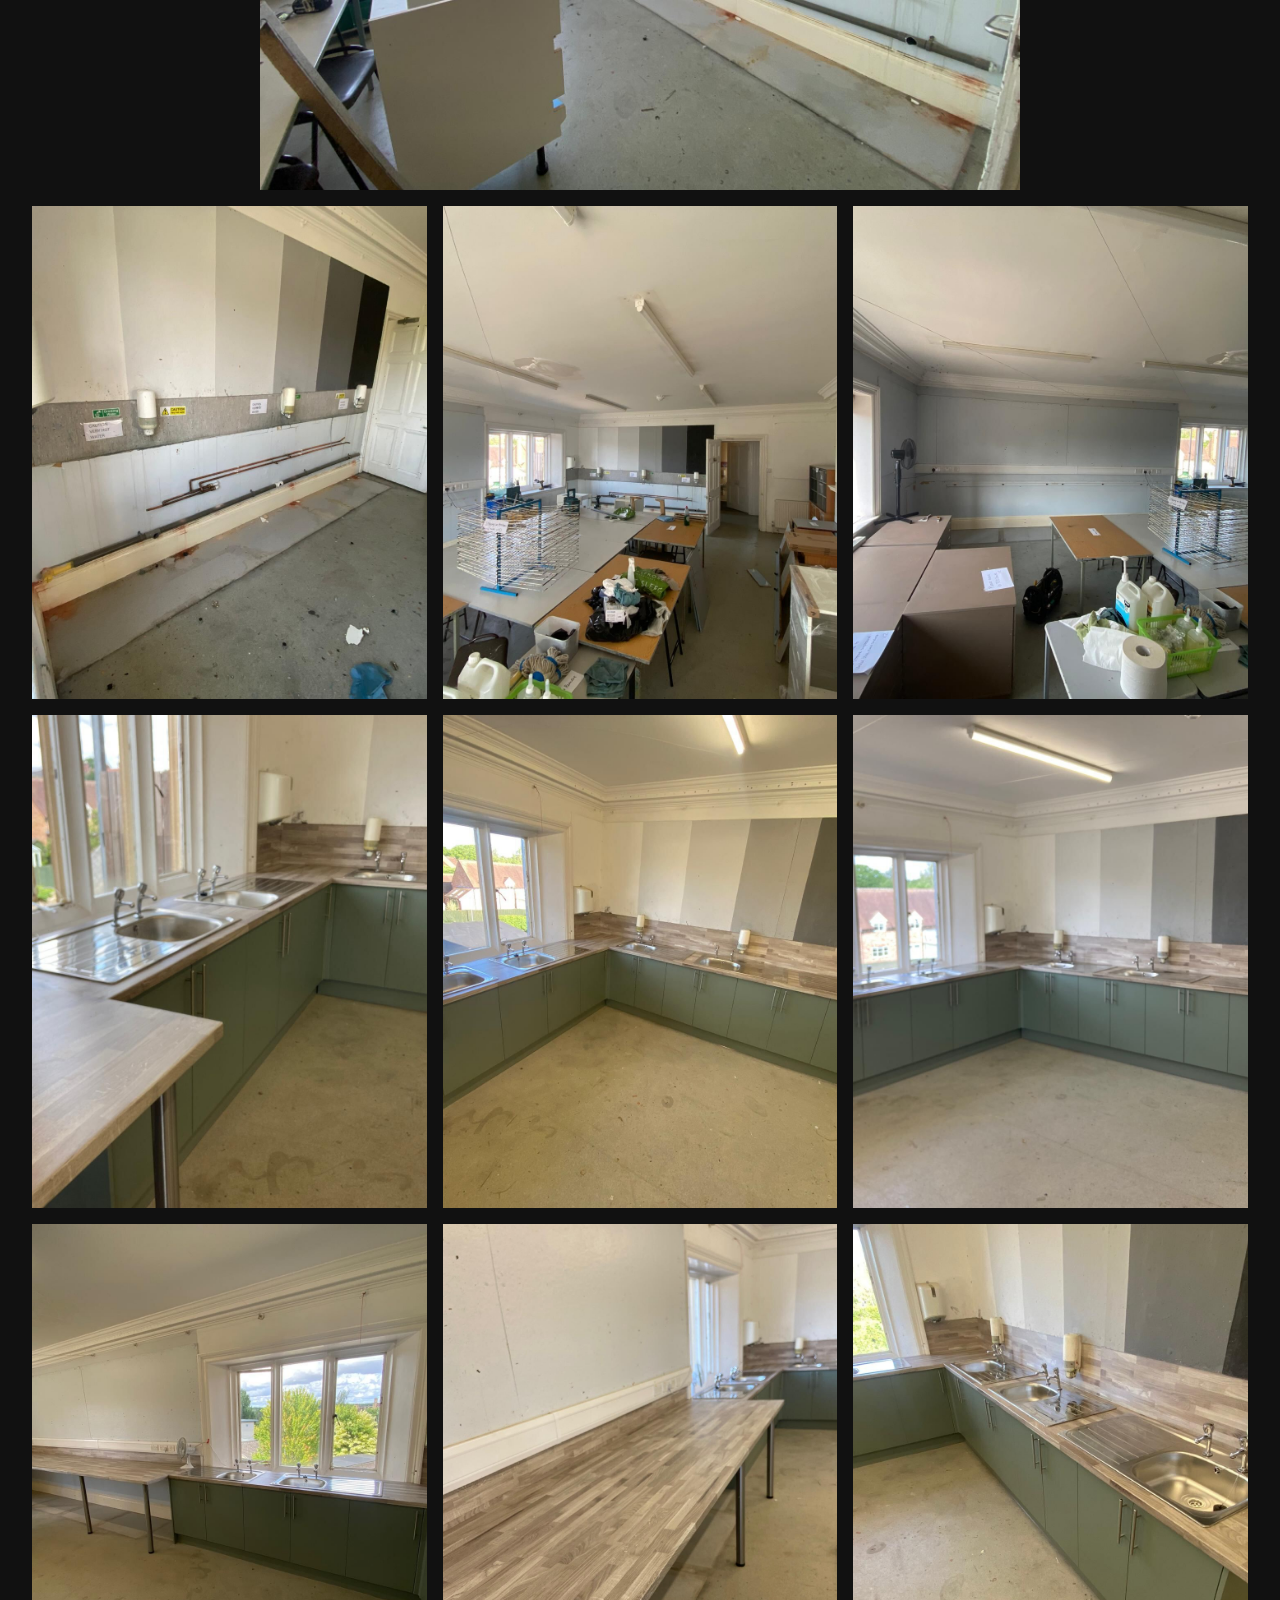
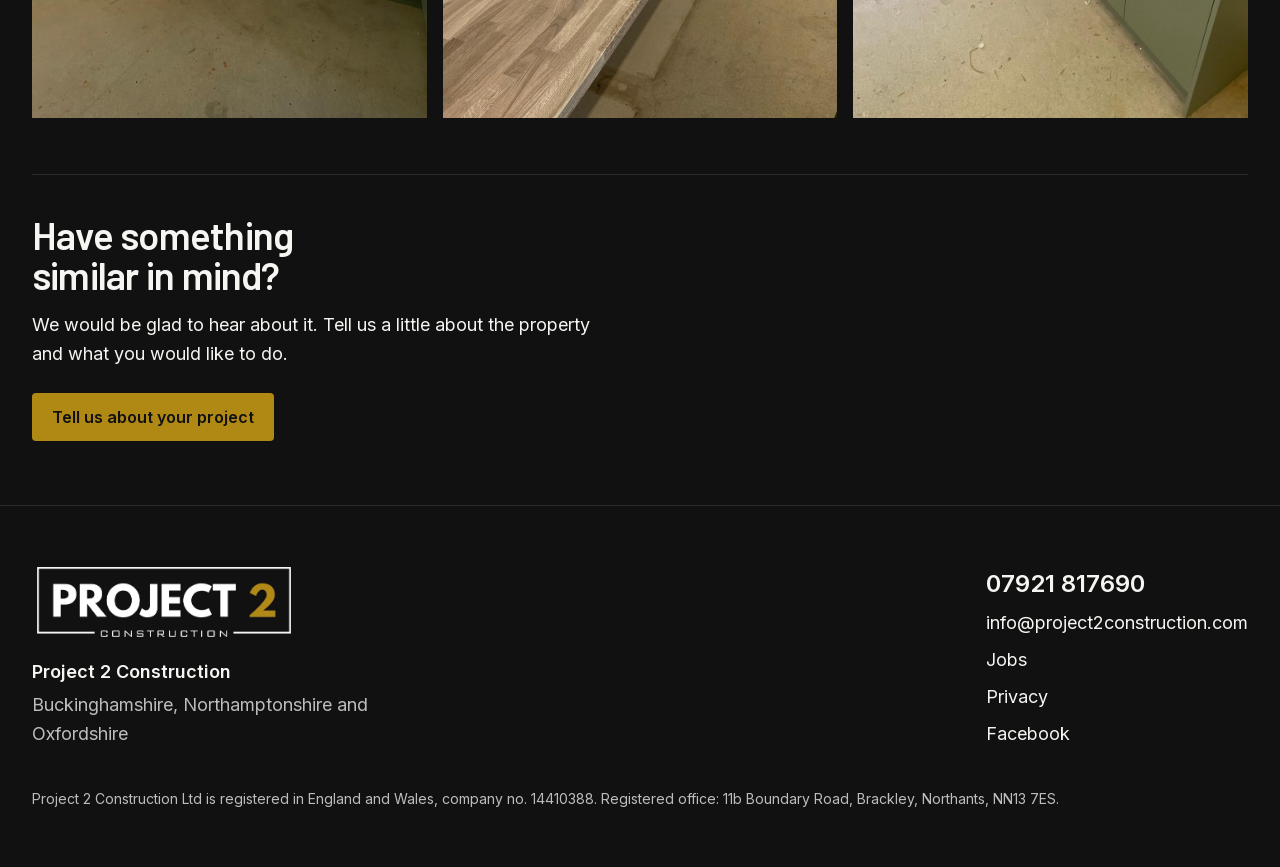
<file: projects/beachborough-school-art-department/index.html>
<!DOCTYPE html><!--pOdSqVrfr8nNlY6P0ikp5--><html lang="en-GB"><head><meta charSet="utf-8"/><meta name="viewport" content="width=device-width, initial-scale=1"/><link rel="preload" href="/_next/static/media/60c9b95e8d9e49be-s.p.woff2" as="font" crossorigin="" type="font/woff2"/><link rel="preload" href="/_next/static/media/6ad0344ed98ac2e9-s.p.woff2" as="font" crossorigin="" type="font/woff2"/><link rel="preload" href="/_next/static/media/e4af272ccee01ff0-s.p.woff2" as="font" crossorigin="" type="font/woff2"/><link rel="preload" as="image" href="/brand/logo-dark.jpg"/><link rel="preload" as="image" href="/images/beachborough/beachborough-06.jpg"/><link rel="preload" as="image" href="/images/beachborough/beachborough-01.jpg"/><link rel="preload" as="image" href="/images/beachborough/beachborough-02.jpg"/><link rel="preload" as="image" href="/images/beachborough/beachborough-03.jpg"/><link rel="preload" as="image" href="/images/beachborough/beachborough-04.jpg"/><link rel="preload" as="image" href="/images/beachborough/beachborough-05.jpg"/><link rel="preload" as="image" href="/images/beachborough/beachborough-07.jpg"/><link rel="preload" as="image" href="/images/beachborough/beachborough-08.jpg"/><link rel="preload" as="image" href="/images/beachborough/beachborough-09.jpg"/><link rel="stylesheet" href="/_next/static/css/72bba7c0485b7fcb.css" data-precedence="next"/><link rel="preload" as="script" fetchPriority="low" href="/_next/static/chunks/webpack-b774d6c717a9c587.js"/><script src="/_next/static/chunks/4bd1b696-c023c6e3521b1417.js" async=""></script><script src="/_next/static/chunks/255-2aa030c9ba2867e3.js" async=""></script><script src="/_next/static/chunks/main-app-5e569ed799458064.js" async=""></script><script src="/_next/static/chunks/619-ba102abea3e3d0e4.js" async=""></script><script src="/_next/static/chunks/app/layout-2bc544f862745160.js" async=""></script><script src="/_next/static/chunks/app/projects/%5Bslug%5D/page-365dc7777f3513e2.js" async=""></script><link rel="preload" as="image" href="/images/beachborough/beachborough-10.jpg"/><meta name="next-size-adjust" content=""/><meta name="theme-color" content="#111111"/><title>Beachborough School art department | Project 2 Construction</title><meta name="description" content="Refurbishment of the art department at Beachborough School, with new units, worktops and sinks."/><meta property="og:title" content="Project 2 Construction"/><meta property="og:description" content="Residential and commercial building work across Buckinghamshire, Northamptonshire and Oxfordshire."/><meta property="og:url" content="https://project2construction.com/"/><meta property="og:site_name" content="Project 2 Construction"/><meta property="og:locale" content="en_GB"/><meta property="og:image" content="https://project2construction.com/images/hero-stone-cottage.jpg"/><meta property="og:image:alt" content="Stone cottage with scaffolding at the front, white sash windows and a tiled roof."/><meta property="og:type" content="website"/><meta name="twitter:card" content="summary_large_image"/><meta name="twitter:title" content="Project 2 Construction"/><meta name="twitter:description" content="Residential and commercial building work across Buckinghamshire, Northamptonshire and Oxfordshire."/><meta name="twitter:image" content="https://project2construction.com/images/hero-stone-cottage.jpg"/><meta name="twitter:image:alt" content="Stone cottage with scaffolding at the front, white sash windows and a tiled roof."/><link rel="icon" href="/brand/logo-dark.jpg"/><script src="/_next/static/chunks/polyfills-42372ed130431b0a.js" noModule=""></script></head><body class="__variable_80b140 __variable_879338 antialiased"><div hidden=""><!--$--><!--/$--></div><a href="#content" class="sr-only focus:not-sr-only focus:absolute focus:left-4 focus:top-4 focus:z-[70] focus:bg-paper focus:px-4 focus:py-2 focus:text-canvas">Skip to content</a><header class="fixed inset-x-0 top-0 z-50 border-b border-white/10 bg-canvas"><div class="mx-auto flex h-[5rem] max-w-[1440px] md:h-[5.5rem] items-center justify-between gap-4 px-5 md:px-8"><a class="shrink-0" href="/"><img src="/brand/logo-dark.jpg" alt="Project 2 Construction" width="1278" height="388" class="h-12 w-auto md:h-14"/></a><nav class="hidden items-center gap-5 lg:flex" aria-label="Main"><a class="text-base text-muted hover:text-paper" href="/">Home</a><a class="text-base text-muted hover:text-paper" href="/services/">Services</a><a aria-current="page" class="text-base font-semibold text-gold" href="/projects/">Projects</a><a class="text-base text-muted hover:text-paper" href="/about/">About</a><a class="text-base text-muted hover:text-paper" href="/reviews/">Reviews</a><a class="text-base text-muted hover:text-paper" href="/jobs/">Jobs</a><a class="text-base text-muted hover:text-paper" href="/contact/">Contact</a><a class="inline-flex min-h-11 items-center rounded-[4px] bg-gold px-4 text-[15px] font-semibold text-canvas hover:bg-[#c49a16]" href="/contact/">Get in touch</a></nav><button type="button" class="inline-flex min-h-11 items-center gap-2 rounded-[4px] border border-white/15 px-3 text-base font-semibold text-paper lg:hidden" aria-expanded="false" aria-controls="_R_5b_"><svg width="18" height="18" viewBox="0 0 18 18" aria-hidden="true"><path d="M3 5h12M3 9h12M3 13h12" stroke="currentColor" stroke-width="1.6"></path></svg>Menu</button></div></header><main id="content"><article><section class="relative min-h-[78svh] overflow-hidden bg-canvas"><img src="/images/beachborough/beachborough-06.jpg" alt="The finished art room, with new units, worktops and sinks running round two walls." width="1600" height="1200" class="absolute inset-0 h-full w-full object-cover"/><div class="hero-scrim absolute inset-0"></div><div class="poster-copy relative mx-auto flex min-h-[78svh] w-full max-w-[1440px] flex-col justify-end px-5 pb-12 pt-32 md:px-8 md:pb-16"><p class="text-[18px] text-paper/80">Westbury · Completed</p><h1 class="font-display mt-4 max-w-[18ch] text-[clamp(36px,5vw,64px)] text-paper">Beachborough School art department</h1><div class="mt-8"><a class="font-semibold text-gold underline decoration-gold/40 underline-offset-4 hover:decoration-gold" href="/projects/">View all projects</a></div></div></section><div class="mx-auto w-full max-w-[1440px] px-5 py-12 md:px-8 lg:py-16"><h2 class="font-display text-[clamp(28px,3vw,40px)] text-paper">The project</h2><p class="mt-4 max-w-[65ch] text-[18px] leading-[1.6] text-paper">We refurbished the art department at Beachborough School, stripping out the old units and sinks and refitting the room.</p><h2 class="font-display mt-12 text-[clamp(28px,3vw,40px)] text-paper">What we did</h2><p class="mt-4 max-w-[65ch] text-[18px] leading-[1.6] text-paper">Once the old fittings were out, we fitted new sage green units with wood-effect worktops around two walls, set a row of stainless steel sinks into them and added a separate worktop along the third wall. The result is a brighter room with plenty of space to work and wash up.</p><h2 class="font-display mt-12 text-[clamp(28px,3vw,40px)] text-paper">From the strip-out to the finished room.</h2><div class="mt-8"><ul class="grid grid-cols-1 gap-4 sm:grid-cols-2 lg:grid-cols-3"><li class="sm:col-span-2 lg:col-span-3"><button type="button" class="shot w-full bg-canvas flex justify-center"><img src="/images/beachborough/beachborough-01.jpg" alt="Art room before the refurbishment, with the old units removed and pipework exposed along the wall." width="1600" height="1200" class="mx-auto w-full max-w-[760px] object-contain"/></button></li><li><button type="button" class="shot w-full bg-canvas block"><img src="/images/beachborough/beachborough-02.jpg" alt="The bare wall after the strip-out, with the old pipework and wall boards still in place." width="1600" height="1200" class="aspect-[4/5] w-full object-cover"/></button></li><li><button type="button" class="shot w-full bg-canvas block"><img src="/images/beachborough/beachborough-03.jpg" alt="The art room during the work, with tables and drying racks moved to the middle of the room." width="1600" height="1200" class="aspect-[4/5] w-full object-cover"/></button></li><li><button type="button" class="shot w-full bg-canvas block"><img src="/images/beachborough/beachborough-04.jpg" alt="Boxes and tables stacked in the art room while the old sinks were taken out." width="1600" height="1200" class="aspect-[4/5] w-full object-cover"/></button></li><li><button type="button" class="shot w-full bg-canvas block"><img src="/images/beachborough/beachborough-05.jpg" alt="New sage green units and wood-effect worktops with stainless steel sinks under the window." width="1600" height="1200" class="aspect-[4/5] w-full object-cover"/></button></li><li><button type="button" class="shot w-full bg-canvas block"><img src="/images/beachborough/beachborough-06.jpg" alt="The finished art room, with new units, worktops and sinks running round two walls." width="1600" height="1200" class="aspect-[4/5] w-full object-cover"/></button></li><li><button type="button" class="shot w-full bg-canvas block"><img src="/images/beachborough/beachborough-07.jpg" alt="New sinks set into the wood-effect worktop, with taps and soap dispensers fitted along the wall." width="1600" height="1200" class="aspect-[4/5] w-full object-cover"/></button></li><li><button type="button" class="shot w-full bg-canvas block"><img src="/images/beachborough/beachborough-08.jpg" alt="The finished run of units and sinks, with a separate worktop on legs along the far wall." width="1600" height="1200" class="aspect-[4/5] w-full object-cover"/></button></li><li><button type="button" class="shot w-full bg-canvas block"><img src="/images/beachborough/beachborough-09.jpg" alt="Long wood-effect worktop on legs along the art room wall." width="1200" height="1600" class="aspect-[4/5] w-full object-cover"/></button></li><li><button type="button" class="shot w-full bg-canvas block"><img src="/images/beachborough/beachborough-10.jpg" alt="Corner of the new units, with sinks set into the worktop and a matching upstand." width="1600" height="1200" class="aspect-[4/5] w-full object-cover"/></button></li></ul></div><div class="mt-14 border-t border-white/10 pt-10"><h2 class="font-display max-w-[14ch] text-[clamp(28px,3vw,40px)] text-paper">Have something similar in mind?</h2><p class="mt-4 max-w-[52ch] text-[18px] leading-[1.6] text-paper">We would be glad to hear about it. Tell us a little about the property and what you would like to do.</p><div class="mt-6"><a class="inline-flex min-h-12 items-center justify-center rounded-[4px] bg-gold px-5 text-base font-semibold text-canvas hover:bg-[#c49a16]" href="/contact/">Tell us about your project</a></div></div></div></article><!--$--><!--/$--></main><footer class="border-t border-white/10 bg-canvas px-5 py-14 md:px-8"><div class="mx-auto flex max-w-[1440px] flex-col gap-10 md:flex-row md:items-end md:justify-between"><div><img src="/brand/logo-dark.jpg" alt="" width="1278" height="388" class="h-16 w-auto md:h-20"/><p class="mt-4 font-semibold text-paper">Project 2 Construction</p><p class="mt-1 max-w-[36ch] text-muted">Buckinghamshire, Northamptonshire and Oxfordshire</p></div><ul class="space-y-2"><li><a href="tel:+447921817690" class="text-2xl font-semibold text-paper hover:text-gold">07921 817690</a></li><li><a href="mailto:info@project2construction.com" class="text-paper hover:text-gold">info@project2construction.com</a></li><li><a class="text-paper hover:text-gold" href="/jobs/">Jobs</a></li><li><a class="text-paper hover:text-gold" href="/privacy/">Privacy</a></li><li><a href="https://www.facebook.com/share/1CSErFWpfr/?mibextid=wwXIfr" class="text-paper hover:text-gold" target="_blank" rel="noreferrer">Facebook</a></li></ul></div><p class="mx-auto mt-10 max-w-[1440px] text-sm leading-[1.6] text-muted">Project 2 Construction Ltd<!-- --> is registered in England and Wales, company no. <!-- -->14410388<!-- -->. Registered office:<!-- --> <!-- -->11b Boundary Road, Brackley, Northants, NN13 7ES<!-- -->.</p></footer><script src="/_next/static/chunks/webpack-b774d6c717a9c587.js" id="_R_" async=""></script><script>(self.__next_f=self.__next_f||[]).push([0])</script><script>self.__next_f.push([1,"1:\"$Sreact.fragment\"\n2:I[6339,[\"619\",\"static/chunks/619-ba102abea3e3d0e4.js\",\"177\",\"static/chunks/app/layout-2bc544f862745160.js\"],\"Header\"]\n3:I[9766,[],\"\"]\n4:I[8924,[],\"\"]\n5:I[2619,[\"619\",\"static/chunks/619-ba102abea3e3d0e4.js\",\"419\",\"static/chunks/app/projects/%5Bslug%5D/page-365dc7777f3513e2.js\"],\"\"]\n7:I[4431,[],\"OutletBoundary\"]\n9:I[5278,[],\"AsyncMetadataOutlet\"]\nb:I[4431,[],\"ViewportBoundary\"]\nd:I[4431,[],\"MetadataBoundary\"]\ne:\"$Sreact.suspense\"\n10:I[7150,[],\"\"]\n:HL[\"/_next/static/media/60c9b95e8d9e49be-s.p.woff2\",\"font\",{\"crossOrigin\":\"\",\"type\":\"font/woff2\"}]\n:HL[\"/_next/static/media/6ad0344ed98ac2e9-s.p.woff2\",\"font\",{\"crossOrigin\":\"\",\"type\":\"font/woff2\"}]\n:HL[\"/_next/static/media/e4af272ccee01ff0-s.p.woff2\",\"font\",{\"crossOrigin\":\"\",\"type\":\"font/woff2\"}]\n:HL[\"/_next/static/css/72bba7c0485b7fcb.css\",\"style\"]\n"])</script><script>self.__next_f.push([1,"0:{\"P\":null,\"b\":\"pOdSqVrfr8nNlY6P0ikp5\",\"p\":\"\",\"c\":[\"\",\"projects\",\"beachborough-school-art-department\",\"\"],\"i\":false,\"f\":[[[\"\",{\"children\":[\"projects\",{\"children\":[[\"slug\",\"beachborough-school-art-department\",\"d\"],{\"children\":[\"__PAGE__\",{}]}]}]},\"$undefined\",\"$undefined\",true],[\"\",[\"$\",\"$1\",\"c\",{\"children\":[[[\"$\",\"link\",\"0\",{\"rel\":\"stylesheet\",\"href\":\"/_next/static/css/72bba7c0485b7fcb.css\",\"precedence\":\"next\",\"crossOrigin\":\"$undefined\",\"nonce\":\"$undefined\"}]],[\"$\",\"html\",null,{\"lang\":\"en-GB\",\"children\":[\"$\",\"body\",null,{\"className\":\"__variable_80b140 __variable_879338 antialiased\",\"children\":[[\"$\",\"a\",null,{\"href\":\"#content\",\"className\":\"sr-only focus:not-sr-only focus:absolute focus:left-4 focus:top-4 focus:z-[70] focus:bg-paper focus:px-4 focus:py-2 focus:text-canvas\",\"children\":\"Skip to content\"}],[\"$\",\"$L2\",null,{}],[\"$\",\"main\",null,{\"id\":\"content\",\"children\":[\"$\",\"$L3\",null,{\"parallelRouterKey\":\"children\",\"error\":\"$undefined\",\"errorStyles\":\"$undefined\",\"errorScripts\":\"$undefined\",\"template\":[\"$\",\"$L4\",null,{}],\"templateStyles\":\"$undefined\",\"templateScripts\":\"$undefined\",\"notFound\":[[\"$\",\"article\",null,{\"className\":\"mx-auto w-full max-w-[1440px] px-5 pb-20 pt-36 md:px-8 md:pt-44\",\"children\":[[\"$\",\"h1\",null,{\"className\":\"font-display text-[clamp(36px,5vw,64px)] text-paper\",\"children\":\"Page not found\"}],[\"$\",\"p\",null,{\"className\":\"mt-6 max-w-[40ch] text-[18px] leading-[1.6] text-muted\",\"children\":\"That page is not on this site.\"}],[\"$\",\"p\",null,{\"className\":\"mt-8\",\"children\":[\"$\",\"$L5\",null,{\"href\":\"/\",\"className\":\"font-semibold text-gold underline underline-offset-4\",\"children\":\"Back to the homepage\"}]}]]}],[]],\"forbidden\":\"$undefined\",\"unauthorized\":\"$undefined\"}]}],[\"$\",\"footer\",null,{\"className\":\"border-t border-white/10 bg-canvas px-5 py-14 md:px-8\",\"children\":[[\"$\",\"div\",null,{\"className\":\"mx-auto flex max-w-[1440px] flex-col gap-10 md:flex-row md:items-end md:justify-between\",\"children\":[[\"$\",\"div\",null,{\"children\":[[\"$\",\"img\",null,{\"src\":\"/brand/logo-dark.jpg\",\"alt\":\"\",\"width\":1278,\"height\":388,\"className\":\"h-16 w-auto md:h-20\"}],[\"$\",\"p\",null,{\"className\":\"mt-4 font-semibold text-paper\",\"children\":\"Project 2 Construction\"}],[\"$\",\"p\",null,{\"className\":\"mt-1 max-w-[36ch] text-muted\",\"children\":\"Buckinghamshire, Northamptonshire and Oxfordshire\"}]]}],[\"$\",\"ul\",null,{\"className\":\"space-y-2\",\"children\":[[\"$\",\"li\",null,{\"children\":[\"$\",\"a\",null,{\"href\":\"tel:+447921817690\",\"className\":\"text-2xl font-semibold text-paper hover:text-gold\",\"children\":\"07921 817690\"}]}],[\"$\",\"li\",null,{\"children\":[\"$\",\"a\",null,{\"href\":\"mailto:info@project2construction.com\",\"className\":\"text-paper hover:text-gold\",\"children\":\"info@project2construction.com\"}]}],[\"$\",\"li\",null,{\"children\":[\"$\",\"$L5\",null,{\"href\":\"/jobs\",\"className\":\"text-paper hover:text-gold\",\"children\":\"Jobs\"}]}],[\"$\",\"li\",null,{\"children\":[\"$\",\"$L5\",null,{\"href\":\"/privacy\",\"className\":\"text-paper hover:text-gold\",\"children\":\"Privacy\"}]}],[\"$\",\"li\",null,{\"children\":[\"$\",\"a\",null,{\"href\":\"https://www.facebook.com/share/1CSErFWpfr/?mibextid=wwXIfr\",\"className\":\"text-paper hover:text-gold\",\"target\":\"_blank\",\"rel\":\"noreferrer\",\"children\":\"Facebook\"}]}]]}]]}],[\"$\",\"p\",null,{\"className\":\"mx-auto mt-10 max-w-[1440px] text-sm leading-[1.6] text-muted\",\"children\":[\"Project 2 Construction Ltd\",\" is registered in England and Wales, company no. \",\"14410388\",\". Registered office:\",\" \",\"11b Boundary Road, Brackley, Northants, NN13 7ES\",\".\"]}]]}]]}]}]]}],{\"children\":[\"projects\",[\"$\",\"$1\",\"c\",{\"children\":[null,[\"$\",\"$L3\",null,{\"parallelRouterKey\":\"children\",\"error\":\"$undefined\",\"errorStyles\":\"$undefined\",\"errorScripts\":\"$undefined\",\"template\":[\"$\",\"$L4\",null,{}],\"templateStyles\":\"$undefined\",\"templateScripts\":\"$undefined\",\"notFound\":\"$undefined\",\"forbidden\":\"$undefined\",\"unauthorized\":\"$undefined\"}]]}],{\"children\":[[\"slug\",\"beachborough-school-art-department\",\"d\"],[\"$\",\"$1\",\"c\",{\"children\":[null,[\"$\",\"$L3\",null,{\"parallelRouterKey\":\"children\",\"error\":\"$undefined\",\"errorStyles\":\"$undefined\",\"errorScripts\":\"$undefined\",\"template\":[\"$\",\"$L4\",null,{}],\"templateStyles\":\"$undefined\",\"templateScripts\":\"$undefined\",\"notFound\":\"$undefined\",\"forbidden\":\"$undefined\",\"unauthorized\":\"$undefined\"}]]}],{\"children\":[\"__PAGE__\",[\"$\",\"$1\",\"c\",{\"children\":[\"$L6\",null,[\"$\",\"$L7\",null,{\"children\":[\"$L8\",[\"$\",\"$L9\",null,{\"promise\":\"$@a\"}]]}]]}],{},null,false]},null,false]},null,false]},null,false],[\"$\",\"$1\",\"h\",{\"children\":[null,[[\"$\",\"$Lb\",null,{\"children\":\"$Lc\"}],[\"$\",\"meta\",null,{\"name\":\"next-size-adjust\",\"content\":\"\"}]],[\"$\",\"$Ld\",null,{\"children\":[\"$\",\"div\",null,{\"hidden\":true,\"children\":[\"$\",\"$e\",null,{\"fallback\":null,\"children\":\"$Lf\"}]}]}]]}],false]],\"m\":\"$undefined\",\"G\":[\"$10\",[]],\"s\":false,\"S\":true}\n"])</script><script>self.__next_f.push([1,"11:I[2752,[\"619\",\"static/chunks/619-ba102abea3e3d0e4.js\",\"419\",\"static/chunks/app/projects/%5Bslug%5D/page-365dc7777f3513e2.js\"],\"Gallery\"]\n"])</script><script>self.__next_f.push([1,"6:[\"$\",\"article\",null,{\"children\":[[\"$\",\"section\",null,{\"className\":\"relative min-h-[78svh] overflow-hidden bg-canvas\",\"children\":[[\"$\",\"img\",null,{\"src\":\"/images/beachborough/beachborough-06.jpg\",\"alt\":\"The finished art room, with new units, worktops and sinks running round two walls.\",\"width\":1600,\"height\":1200,\"className\":\"absolute inset-0 h-full w-full object-cover\"}],[\"$\",\"div\",null,{\"className\":\"hero-scrim absolute inset-0\"}],[\"$\",\"div\",null,{\"className\":\"poster-copy relative mx-auto flex min-h-[78svh] w-full max-w-[1440px] flex-col justify-end px-5 pb-12 pt-32 md:px-8 md:pb-16\",\"children\":[[\"$\",\"p\",null,{\"className\":\"text-[18px] text-paper/80\",\"children\":\"Westbury · Completed\"}],[\"$\",\"h1\",null,{\"className\":\"font-display mt-4 max-w-[18ch] text-[clamp(36px,5vw,64px)] text-paper\",\"children\":\"Beachborough School art department\"}],\"$undefined\",[\"$\",\"div\",null,{\"className\":\"mt-8\",\"children\":[\"$\",\"$L5\",null,{\"href\":\"/projects\",\"className\":\"font-semibold text-gold underline decoration-gold/40 underline-offset-4 hover:decoration-gold\",\"children\":\"View all projects\"}]}]]}]]}],[\"$\",\"div\",null,{\"className\":\"mx-auto w-full max-w-[1440px] px-5 py-12 md:px-8 lg:py-16\",\"children\":[[\"$\",\"h2\",null,{\"className\":\"font-display text-[clamp(28px,3vw,40px)] text-paper\",\"children\":\"The project\"}],[\"$\",\"p\",null,{\"className\":\"mt-4 max-w-[65ch] text-[18px] leading-[1.6] text-paper\",\"children\":\"We refurbished the art department at Beachborough School, stripping out the old units and sinks and refitting the room.\"}],[\"$\",\"h2\",null,{\"className\":\"font-display mt-12 text-[clamp(28px,3vw,40px)] text-paper\",\"children\":\"What we did\"}],[\"$\",\"p\",null,{\"className\":\"mt-4 max-w-[65ch] text-[18px] leading-[1.6] text-paper\",\"children\":\"Once the old fittings were out, we fitted new sage green units with wood-effect worktops around two walls, set a row of stainless steel sinks into them and added a separate worktop along the third wall. The result is a brighter room with plenty of space to work and wash up.\"}],[\"$\",\"h2\",null,{\"className\":\"font-display mt-12 text-[clamp(28px,3vw,40px)] text-paper\",\"children\":\"From the strip-out to the finished room.\"}],[\"$\",\"div\",null,{\"className\":\"mt-8\",\"children\":[\"$\",\"$L11\",null,{\"images\":[{\"src\":\"/images/beachborough/beachborough-01.jpg\",\"alt\":\"Art room before the refurbishment, with the old units removed and pipework exposed along the wall.\",\"width\":1600,\"height\":1200},{\"src\":\"/images/beachborough/beachborough-02.jpg\",\"alt\":\"The bare wall after the strip-out, with the old pipework and wall boards still in place.\",\"width\":1600,\"height\":1200},{\"src\":\"/images/beachborough/beachborough-03.jpg\",\"alt\":\"The art room during the work, with tables and drying racks moved to the middle of the room.\",\"width\":1600,\"height\":1200},{\"src\":\"/images/beachborough/beachborough-04.jpg\",\"alt\":\"Boxes and tables stacked in the art room while the old sinks were taken out.\",\"width\":1600,\"height\":1200},{\"src\":\"/images/beachborough/beachborough-05.jpg\",\"alt\":\"New sage green units and wood-effect worktops with stainless steel sinks under the window.\",\"width\":1600,\"height\":1200},{\"src\":\"/images/beachborough/beachborough-06.jpg\",\"alt\":\"The finished art room, with new units, worktops and sinks running round two walls.\",\"width\":1600,\"height\":1200},{\"src\":\"/images/beachborough/beachborough-07.jpg\",\"alt\":\"New sinks set into the wood-effect worktop, with taps and soap dispensers fitted along the wall.\",\"width\":1600,\"height\":1200},{\"src\":\"/images/beachborough/beachborough-08.jpg\",\"alt\":\"The finished run of units and sinks, with a separate worktop on legs along the far wall.\",\"width\":1600,\"height\":1200},{\"src\":\"/images/beachborough/beachborough-09.jpg\",\"alt\":\"Long wood-effect worktop on legs along the art room wall.\",\"width\":1200,\"height\":1600},{\"src\":\"/images/beachborough/beachborough-10.jpg\",\"alt\":\"Corner of the new units, with sinks set into the worktop and a matching upstand.\",\"width\":1600,\"height\":1200}]}]}],\"$undefined\",\"$undefined\",\"$L12\"]}]]}]\n"])</script><script>self.__next_f.push([1,"12:[\"$\",\"div\",null,{\"className\":\"mt-14 border-t border-white/10 pt-10\",\"children\":[[\"$\",\"h2\",null,{\"className\":\"font-display max-w-[14ch] text-[clamp(28px,3vw,40px)] text-paper\",\"children\":\"Have something similar in mind?\"}],[\"$\",\"p\",null,{\"className\":\"mt-4 max-w-[52ch] text-[18px] leading-[1.6] text-paper\",\"children\":\"We would be glad to hear about it. Tell us a little about the property and what you would like to do.\"}],[\"$\",\"div\",null,{\"className\":\"mt-6\",\"children\":[\"$\",\"$L5\",null,{\"href\":\"/contact\",\"className\":\"inline-flex min-h-12 items-center justify-center rounded-[4px] bg-gold px-5 text-base font-semibold text-canvas hover:bg-[#c49a16]\",\"children\":\"Tell us about your project\"}]}]]}]\n"])</script><script>self.__next_f.push([1,"c:[[\"$\",\"meta\",\"0\",{\"charSet\":\"utf-8\"}],[\"$\",\"meta\",\"1\",{\"name\":\"viewport\",\"content\":\"width=device-width, initial-scale=1\"}],[\"$\",\"meta\",\"2\",{\"name\":\"theme-color\",\"content\":\"#111111\"}]]\n8:null\n"])</script><script>self.__next_f.push([1,"13:I[622,[],\"IconMark\"]\n"])</script><script>self.__next_f.push([1,"a:{\"metadata\":[[\"$\",\"title\",\"0\",{\"children\":\"Beachborough School art department | Project 2 Construction\"}],[\"$\",\"meta\",\"1\",{\"name\":\"description\",\"content\":\"Refurbishment of the art department at Beachborough School, with new units, worktops and sinks.\"}],[\"$\",\"meta\",\"2\",{\"property\":\"og:title\",\"content\":\"Project 2 Construction\"}],[\"$\",\"meta\",\"3\",{\"property\":\"og:description\",\"content\":\"Residential and commercial building work across Buckinghamshire, Northamptonshire and Oxfordshire.\"}],[\"$\",\"meta\",\"4\",{\"property\":\"og:url\",\"content\":\"https://project2construction.com/\"}],[\"$\",\"meta\",\"5\",{\"property\":\"og:site_name\",\"content\":\"Project 2 Construction\"}],[\"$\",\"meta\",\"6\",{\"property\":\"og:locale\",\"content\":\"en_GB\"}],[\"$\",\"meta\",\"7\",{\"property\":\"og:image\",\"content\":\"https://project2construction.com/images/hero-stone-cottage.jpg\"}],[\"$\",\"meta\",\"8\",{\"property\":\"og:image:alt\",\"content\":\"Stone cottage with scaffolding at the front, white sash windows and a tiled roof.\"}],[\"$\",\"meta\",\"9\",{\"property\":\"og:type\",\"content\":\"website\"}],[\"$\",\"meta\",\"10\",{\"name\":\"twitter:card\",\"content\":\"summary_large_image\"}],[\"$\",\"meta\",\"11\",{\"name\":\"twitter:title\",\"content\":\"Project 2 Construction\"}],[\"$\",\"meta\",\"12\",{\"name\":\"twitter:description\",\"content\":\"Residential and commercial building work across Buckinghamshire, Northamptonshire and Oxfordshire.\"}],[\"$\",\"meta\",\"13\",{\"name\":\"twitter:image\",\"content\":\"https://project2construction.com/images/hero-stone-cottage.jpg\"}],[\"$\",\"meta\",\"14\",{\"name\":\"twitter:image:alt\",\"content\":\"Stone cottage with scaffolding at the front, white sash windows and a tiled roof.\"}],[\"$\",\"link\",\"15\",{\"rel\":\"icon\",\"href\":\"/brand/logo-dark.jpg\"}],[\"$\",\"$L13\",\"16\",{}]],\"error\":null,\"digest\":\"$undefined\"}\n"])</script><script>self.__next_f.push([1,"f:\"$a:metadata\"\n"])</script></body></html>
</file>
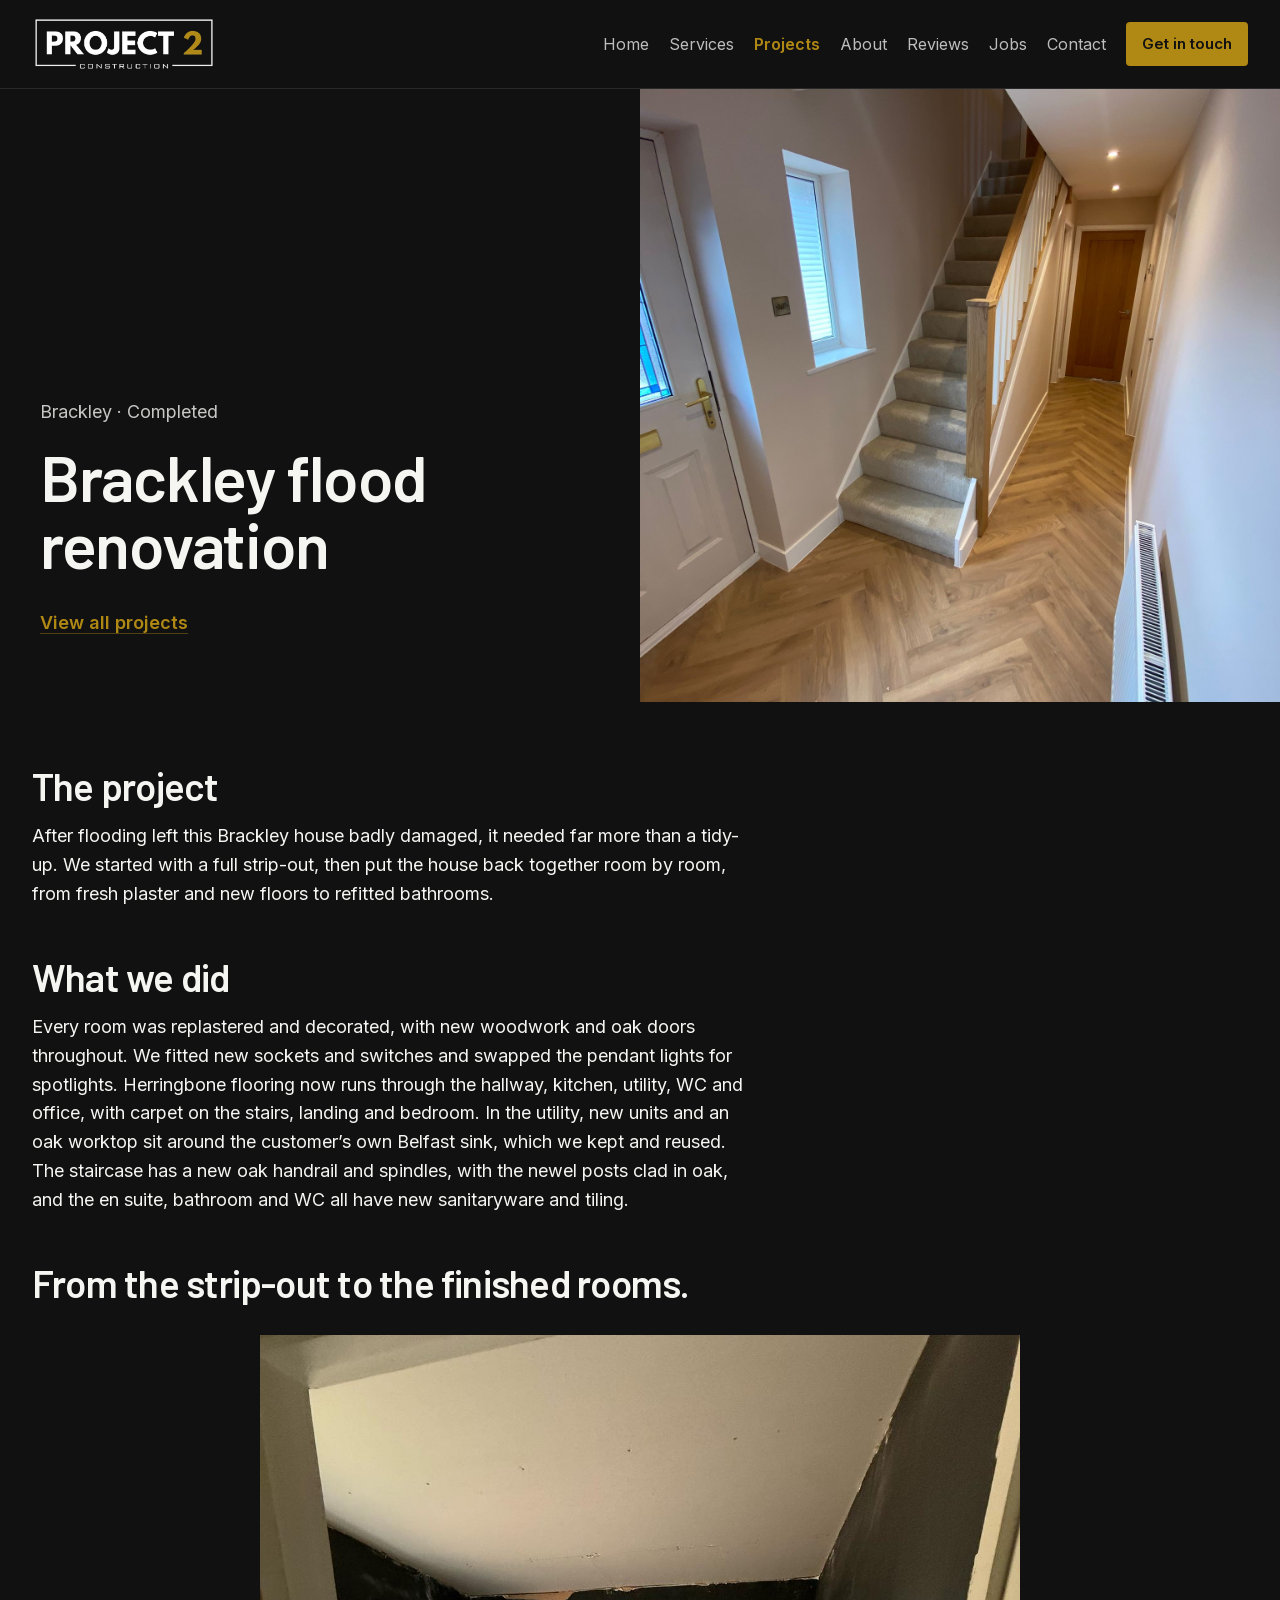
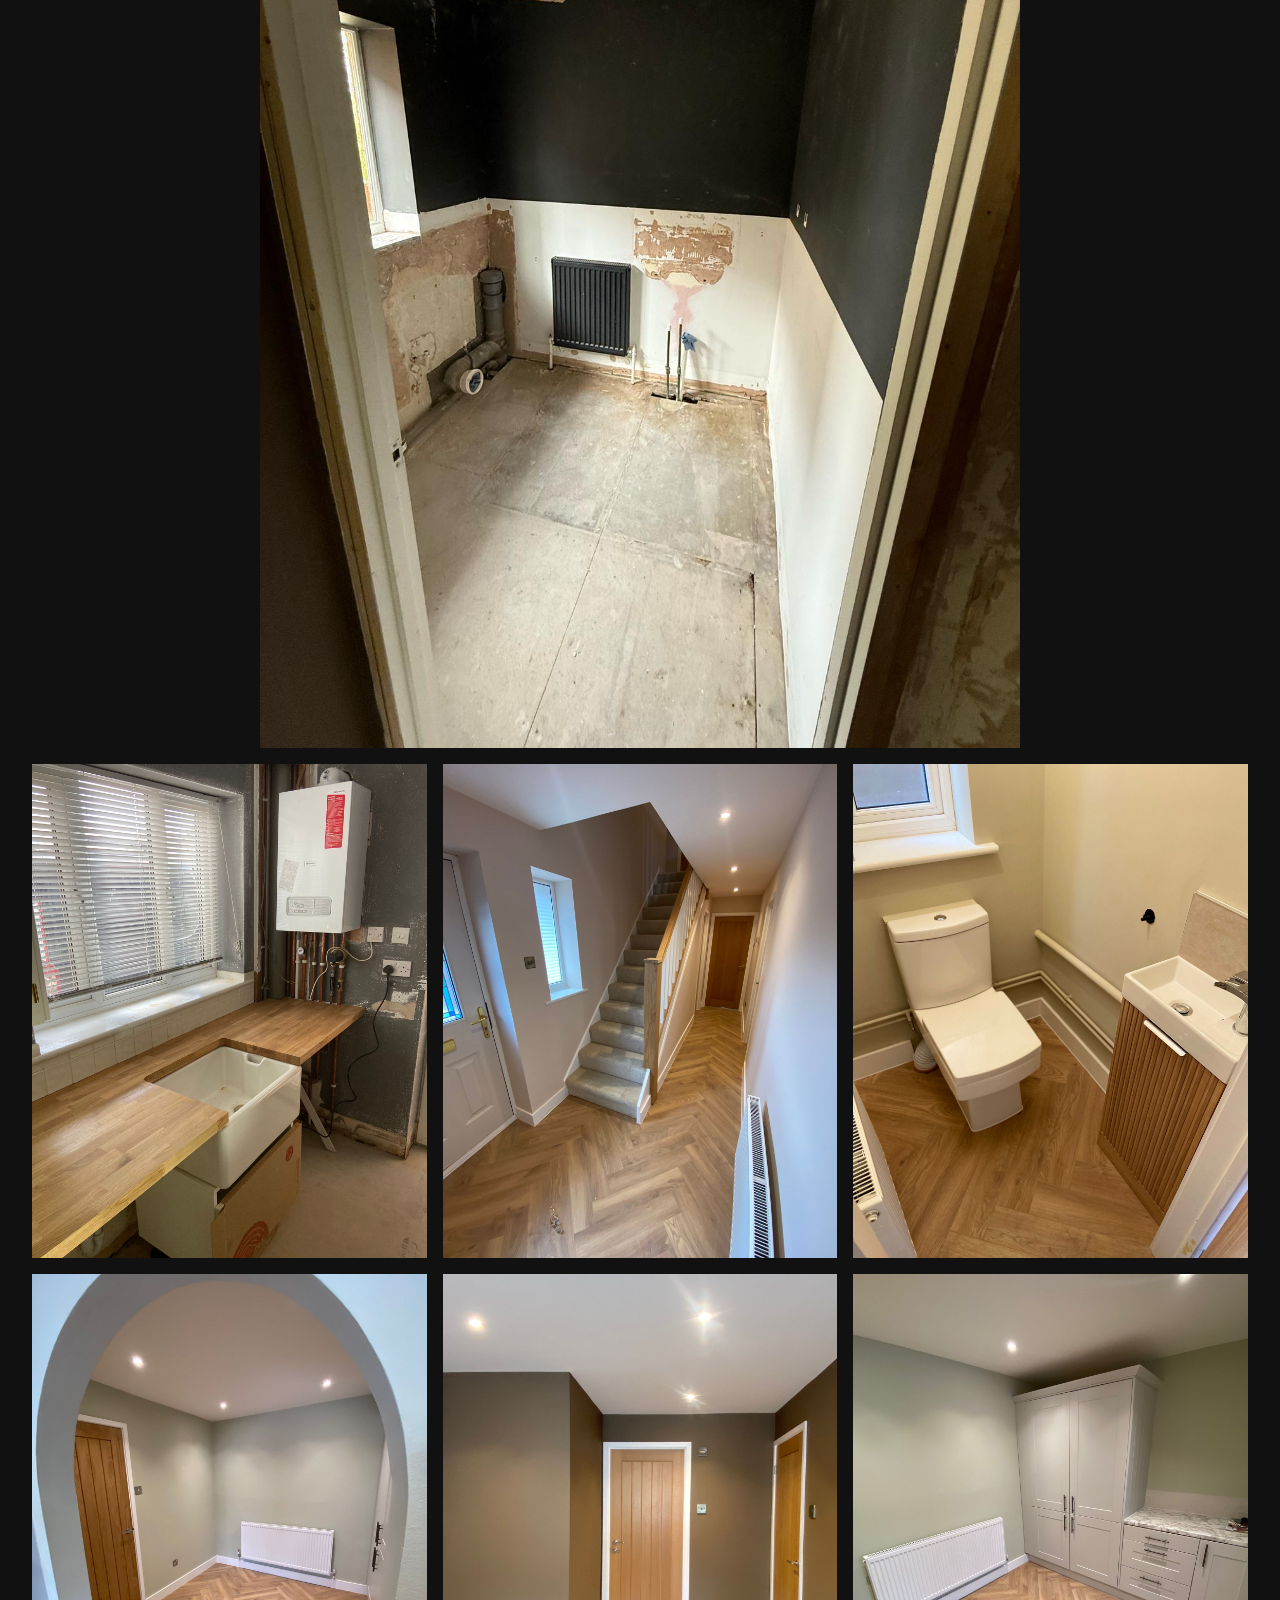
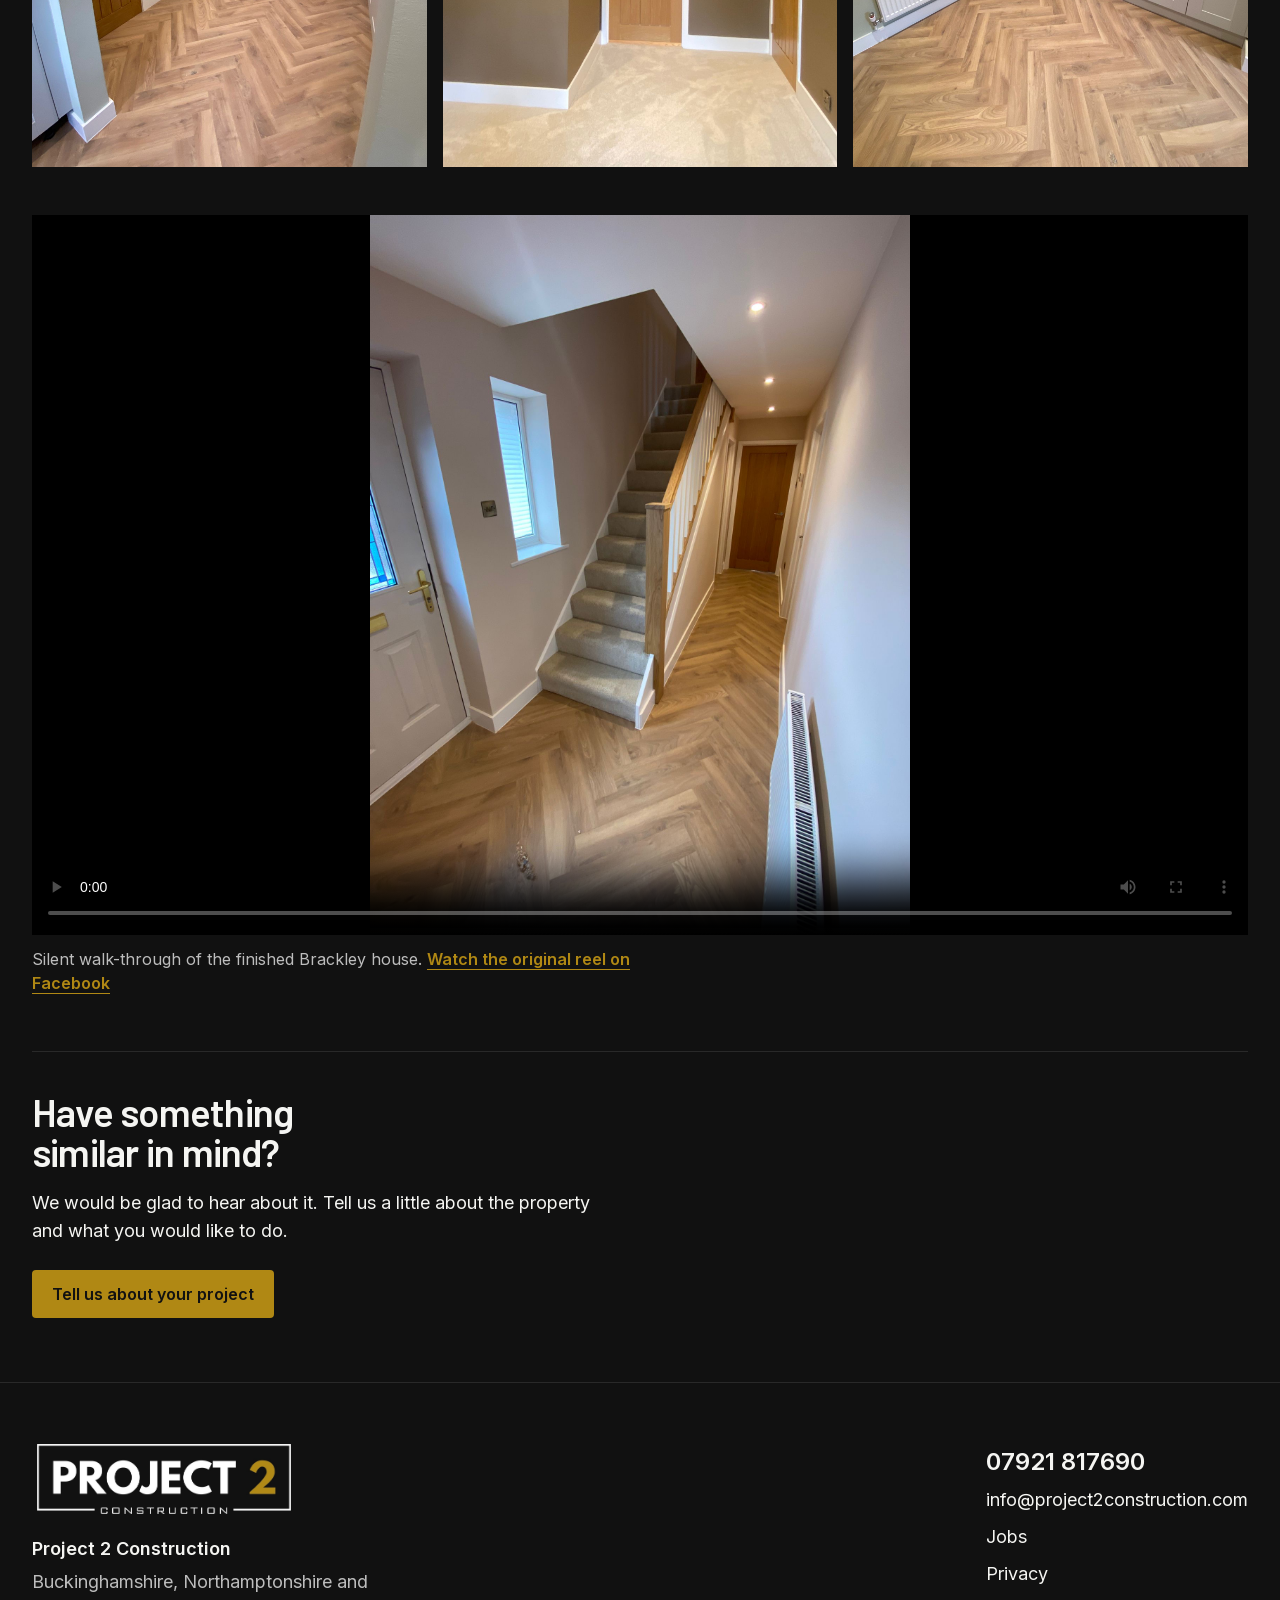
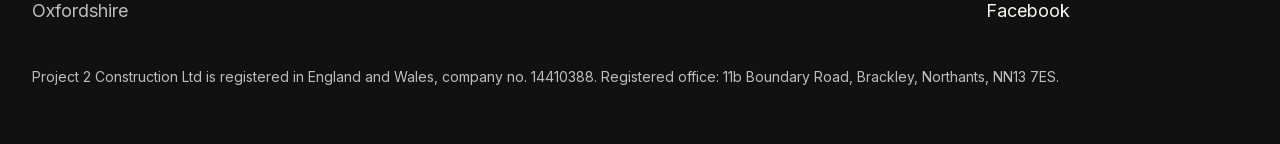
<file: projects/brackley-flood-renovation/index.html>
<!DOCTYPE html><!--pOdSqVrfr8nNlY6P0ikp5--><html lang="en-GB"><head><meta charSet="utf-8"/><meta name="viewport" content="width=device-width, initial-scale=1"/><link rel="preload" href="/_next/static/media/60c9b95e8d9e49be-s.p.woff2" as="font" crossorigin="" type="font/woff2"/><link rel="preload" href="/_next/static/media/6ad0344ed98ac2e9-s.p.woff2" as="font" crossorigin="" type="font/woff2"/><link rel="preload" href="/_next/static/media/e4af272ccee01ff0-s.p.woff2" as="font" crossorigin="" type="font/woff2"/><link rel="preload" as="image" href="/brand/logo-dark.jpg"/><link rel="preload" as="image" href="/images/brackley-stairs.jpg"/><link rel="preload" as="image" href="/images/brackley-before.jpg"/><link rel="preload" as="image" href="/images/brackley-utility-fit.jpg"/><link rel="preload" as="image" href="/images/brackley-wc.jpg"/><link rel="preload" as="image" href="/images/brackley-arch.jpg"/><link rel="preload" as="image" href="/images/brackley-landing.jpg"/><link rel="preload" as="image" href="/images/brackley-units.jpg"/><link rel="stylesheet" href="/_next/static/css/72bba7c0485b7fcb.css" data-precedence="next"/><link rel="preload" as="script" fetchPriority="low" href="/_next/static/chunks/webpack-b774d6c717a9c587.js"/><script src="/_next/static/chunks/4bd1b696-c023c6e3521b1417.js" async=""></script><script src="/_next/static/chunks/255-2aa030c9ba2867e3.js" async=""></script><script src="/_next/static/chunks/main-app-5e569ed799458064.js" async=""></script><script src="/_next/static/chunks/619-ba102abea3e3d0e4.js" async=""></script><script src="/_next/static/chunks/app/layout-2bc544f862745160.js" async=""></script><script src="/_next/static/chunks/app/projects/%5Bslug%5D/page-365dc7777f3513e2.js" async=""></script><meta name="next-size-adjust" content=""/><meta name="theme-color" content="#111111"/><title>Brackley flood renovation | Project 2 Construction</title><meta name="description" content="Renovation of a flood-damaged house in Brackley, with every room replastered, new flooring, oak joinery and refitted bathrooms."/><meta property="og:title" content="Project 2 Construction"/><meta property="og:description" content="Residential and commercial building work across Buckinghamshire, Northamptonshire and Oxfordshire."/><meta property="og:url" content="https://project2construction.com/"/><meta property="og:site_name" content="Project 2 Construction"/><meta property="og:locale" content="en_GB"/><meta property="og:image" content="https://project2construction.com/images/hero-stone-cottage.jpg"/><meta property="og:image:alt" content="Stone cottage with scaffolding at the front, white sash windows and a tiled roof."/><meta property="og:type" content="website"/><meta name="twitter:card" content="summary_large_image"/><meta name="twitter:title" content="Project 2 Construction"/><meta name="twitter:description" content="Residential and commercial building work across Buckinghamshire, Northamptonshire and Oxfordshire."/><meta name="twitter:image" content="https://project2construction.com/images/hero-stone-cottage.jpg"/><meta name="twitter:image:alt" content="Stone cottage with scaffolding at the front, white sash windows and a tiled roof."/><link rel="icon" href="/brand/logo-dark.jpg"/><script src="/_next/static/chunks/polyfills-42372ed130431b0a.js" noModule=""></script></head><body class="__variable_80b140 __variable_879338 antialiased"><div hidden=""><!--$--><!--/$--></div><a href="#content" class="sr-only focus:not-sr-only focus:absolute focus:left-4 focus:top-4 focus:z-[70] focus:bg-paper focus:px-4 focus:py-2 focus:text-canvas">Skip to content</a><header class="fixed inset-x-0 top-0 z-50 border-b border-white/10 bg-canvas"><div class="mx-auto flex h-[5rem] max-w-[1440px] md:h-[5.5rem] items-center justify-between gap-4 px-5 md:px-8"><a class="shrink-0" href="/"><img src="/brand/logo-dark.jpg" alt="Project 2 Construction" width="1278" height="388" class="h-12 w-auto md:h-14"/></a><nav class="hidden items-center gap-5 lg:flex" aria-label="Main"><a class="text-base text-muted hover:text-paper" href="/">Home</a><a class="text-base text-muted hover:text-paper" href="/services/">Services</a><a aria-current="page" class="text-base font-semibold text-gold" href="/projects/">Projects</a><a class="text-base text-muted hover:text-paper" href="/about/">About</a><a class="text-base text-muted hover:text-paper" href="/reviews/">Reviews</a><a class="text-base text-muted hover:text-paper" href="/jobs/">Jobs</a><a class="text-base text-muted hover:text-paper" href="/contact/">Contact</a><a class="inline-flex min-h-11 items-center rounded-[4px] bg-gold px-4 text-[15px] font-semibold text-canvas hover:bg-[#c49a16]" href="/contact/">Get in touch</a></nav><button type="button" class="inline-flex min-h-11 items-center gap-2 rounded-[4px] border border-white/15 px-3 text-base font-semibold text-paper lg:hidden" aria-expanded="false" aria-controls="_R_5b_"><svg width="18" height="18" viewBox="0 0 18 18" aria-hidden="true"><path d="M3 5h12M3 9h12M3 13h12" stroke="currentColor" stroke-width="1.6"></path></svg>Menu</button></div></header><main id="content"><article><section class="grid min-h-[78svh] bg-canvas lg:grid-cols-2"><div class="order-2 flex flex-col justify-end px-5 pb-12 pt-10 lg:order-1 lg:px-10 lg:pb-16 lg:pt-36"><p class="text-[18px] text-paper/80">Brackley · Completed</p><h1 class="font-display mt-4 max-w-[18ch] text-[clamp(36px,5vw,64px)] text-paper">Brackley flood renovation</h1><div class="mt-8"><a class="font-semibold text-gold underline decoration-gold/40 underline-offset-4 hover:decoration-gold" href="/projects/">View all projects</a></div></div><div class="relative order-1 min-h-[62svh] lg:order-2 lg:min-h-[78svh]"><img src="/images/brackley-stairs.jpg" alt="Finished hallway in the Brackley house, with a carpeted staircase, oak handrail and herringbone flooring." width="1536" height="2048" class="absolute inset-0 h-full w-full object-cover object-[center_28%]"/></div></section><div class="mx-auto w-full max-w-[1440px] px-5 py-12 md:px-8 lg:py-16"><h2 class="font-display text-[clamp(28px,3vw,40px)] text-paper">The project</h2><p class="mt-4 max-w-[65ch] text-[18px] leading-[1.6] text-paper">After flooding left this Brackley house badly damaged, it needed far more than a tidy-up. We started with a full strip-out, then put the house back together room by room, from fresh plaster and new floors to refitted bathrooms.</p><h2 class="font-display mt-12 text-[clamp(28px,3vw,40px)] text-paper">What we did</h2><p class="mt-4 max-w-[65ch] text-[18px] leading-[1.6] text-paper">Every room was replastered and decorated, with new woodwork and oak doors throughout. We fitted new sockets and switches and swapped the pendant lights for spotlights. Herringbone flooring now runs through the hallway, kitchen, utility, WC and office, with carpet on the stairs, landing and bedroom. In the utility, new units and an oak worktop sit around the customer’s own Belfast sink, which we kept and reused. The staircase has a new oak handrail and spindles, with the newel posts clad in oak, and the en suite, bathroom and WC all have new sanitaryware and tiling.</p><h2 class="font-display mt-12 text-[clamp(28px,3vw,40px)] text-paper">From the strip-out to the finished rooms.</h2><div class="mt-8"><ul class="grid grid-cols-1 gap-4 sm:grid-cols-2 lg:grid-cols-3"><li class="sm:col-span-2 lg:col-span-3"><button type="button" class="shot w-full bg-canvas flex justify-center"><img src="/images/brackley-before.jpg" alt="Brackley room before the renovation, with plaster taken off the walls and the floor stripped back." width="1200" height="1600" class="mx-auto w-full max-w-[760px] object-contain"/></button></li><li><button type="button" class="shot w-full bg-canvas block"><img src="/images/brackley-utility-fit.jpg" alt="Utility room in the Brackley house during fitting, with an oak worktop, the customer’s Belfast sink and the boiler pipework exposed." width="1536" height="2048" class="aspect-[4/5] w-full object-cover"/></button></li><li><button type="button" class="shot w-full bg-canvas block"><img src="/images/brackley-stairs.jpg" alt="Finished hallway in the Brackley house, with a carpeted staircase, oak handrail and herringbone flooring." width="1536" height="2048" class="aspect-[4/5] w-full object-cover"/></button></li><li><button type="button" class="shot w-full bg-canvas block"><img src="/images/brackley-wc.jpg" alt="Finished WC in the Brackley house, with new sanitaryware, a fluted timber vanity and herringbone flooring." width="1536" height="2048" class="aspect-[4/5] w-full object-cover"/></button></li><li><button type="button" class="shot w-full bg-canvas block"><img src="/images/brackley-arch.jpg" alt="Room in the Brackley house seen through an arch, with herringbone flooring, an oak door and downlights." width="1536" height="2048" class="aspect-[4/5] w-full object-cover"/></button></li><li><button type="button" class="shot w-full bg-canvas block"><img src="/images/brackley-landing.jpg" alt="Carpeted room in the Brackley house, with oak doors, new decoration and downlights." width="2048" height="1536" class="aspect-[4/5] w-full object-cover"/></button></li><li><button type="button" class="shot w-full bg-canvas block"><img src="/images/brackley-units.jpg" alt="Fitted white units and herringbone flooring in the Brackley house." width="1536" height="1860" class="aspect-[4/5] w-full object-cover"/></button></li></ul></div><figure class="mt-12"><video controls="" playsInline="" preload="metadata" poster="/images/brackley-stairs.jpg" class="max-h-[80vh] w-full bg-black"><source src="/video/brackley-reveal.mp4" type="video/mp4"/></video><figcaption class="mt-3 max-w-[65ch] text-base text-muted">Silent walk-through of the finished Brackley house.<!-- --> <a href="https://www.facebook.com/reel/729115896573850/" class="font-semibold text-gold underline underline-offset-4" target="_blank" rel="noreferrer">Watch the original reel on Facebook</a></figcaption></figure><div class="mt-14 border-t border-white/10 pt-10"><h2 class="font-display max-w-[14ch] text-[clamp(28px,3vw,40px)] text-paper">Have something similar in mind?</h2><p class="mt-4 max-w-[52ch] text-[18px] leading-[1.6] text-paper">We would be glad to hear about it. Tell us a little about the property and what you would like to do.</p><div class="mt-6"><a class="inline-flex min-h-12 items-center justify-center rounded-[4px] bg-gold px-5 text-base font-semibold text-canvas hover:bg-[#c49a16]" href="/contact/">Tell us about your project</a></div></div></div></article><!--$--><!--/$--></main><footer class="border-t border-white/10 bg-canvas px-5 py-14 md:px-8"><div class="mx-auto flex max-w-[1440px] flex-col gap-10 md:flex-row md:items-end md:justify-between"><div><img src="/brand/logo-dark.jpg" alt="" width="1278" height="388" class="h-16 w-auto md:h-20"/><p class="mt-4 font-semibold text-paper">Project 2 Construction</p><p class="mt-1 max-w-[36ch] text-muted">Buckinghamshire, Northamptonshire and Oxfordshire</p></div><ul class="space-y-2"><li><a href="tel:+447921817690" class="text-2xl font-semibold text-paper hover:text-gold">07921 817690</a></li><li><a href="mailto:info@project2construction.com" class="text-paper hover:text-gold">info@project2construction.com</a></li><li><a class="text-paper hover:text-gold" href="/jobs/">Jobs</a></li><li><a class="text-paper hover:text-gold" href="/privacy/">Privacy</a></li><li><a href="https://www.facebook.com/share/1CSErFWpfr/?mibextid=wwXIfr" class="text-paper hover:text-gold" target="_blank" rel="noreferrer">Facebook</a></li></ul></div><p class="mx-auto mt-10 max-w-[1440px] text-sm leading-[1.6] text-muted">Project 2 Construction Ltd<!-- --> is registered in England and Wales, company no. <!-- -->14410388<!-- -->. Registered office:<!-- --> <!-- -->11b Boundary Road, Brackley, Northants, NN13 7ES<!-- -->.</p></footer><script src="/_next/static/chunks/webpack-b774d6c717a9c587.js" id="_R_" async=""></script><script>(self.__next_f=self.__next_f||[]).push([0])</script><script>self.__next_f.push([1,"1:\"$Sreact.fragment\"\n2:I[6339,[\"619\",\"static/chunks/619-ba102abea3e3d0e4.js\",\"177\",\"static/chunks/app/layout-2bc544f862745160.js\"],\"Header\"]\n3:I[9766,[],\"\"]\n4:I[8924,[],\"\"]\n5:I[2619,[\"619\",\"static/chunks/619-ba102abea3e3d0e4.js\",\"419\",\"static/chunks/app/projects/%5Bslug%5D/page-365dc7777f3513e2.js\"],\"\"]\n7:I[4431,[],\"OutletBoundary\"]\n9:I[5278,[],\"AsyncMetadataOutlet\"]\nb:I[4431,[],\"ViewportBoundary\"]\nd:I[4431,[],\"MetadataBoundary\"]\ne:\"$Sreact.suspense\"\n10:I[7150,[],\"\"]\n:HL[\"/_next/static/media/60c9b95e8d9e49be-s.p.woff2\",\"font\",{\"crossOrigin\":\"\",\"type\":\"font/woff2\"}]\n:HL[\"/_next/static/media/6ad0344ed98ac2e9-s.p.woff2\",\"font\",{\"crossOrigin\":\"\",\"type\":\"font/woff2\"}]\n:HL[\"/_next/static/media/e4af272ccee01ff0-s.p.woff2\",\"font\",{\"crossOrigin\":\"\",\"type\":\"font/woff2\"}]\n:HL[\"/_next/static/css/72bba7c0485b7fcb.css\",\"style\"]\n"])</script><script>self.__next_f.push([1,"0:{\"P\":null,\"b\":\"pOdSqVrfr8nNlY6P0ikp5\",\"p\":\"\",\"c\":[\"\",\"projects\",\"brackley-flood-renovation\",\"\"],\"i\":false,\"f\":[[[\"\",{\"children\":[\"projects\",{\"children\":[[\"slug\",\"brackley-flood-renovation\",\"d\"],{\"children\":[\"__PAGE__\",{}]}]}]},\"$undefined\",\"$undefined\",true],[\"\",[\"$\",\"$1\",\"c\",{\"children\":[[[\"$\",\"link\",\"0\",{\"rel\":\"stylesheet\",\"href\":\"/_next/static/css/72bba7c0485b7fcb.css\",\"precedence\":\"next\",\"crossOrigin\":\"$undefined\",\"nonce\":\"$undefined\"}]],[\"$\",\"html\",null,{\"lang\":\"en-GB\",\"children\":[\"$\",\"body\",null,{\"className\":\"__variable_80b140 __variable_879338 antialiased\",\"children\":[[\"$\",\"a\",null,{\"href\":\"#content\",\"className\":\"sr-only focus:not-sr-only focus:absolute focus:left-4 focus:top-4 focus:z-[70] focus:bg-paper focus:px-4 focus:py-2 focus:text-canvas\",\"children\":\"Skip to content\"}],[\"$\",\"$L2\",null,{}],[\"$\",\"main\",null,{\"id\":\"content\",\"children\":[\"$\",\"$L3\",null,{\"parallelRouterKey\":\"children\",\"error\":\"$undefined\",\"errorStyles\":\"$undefined\",\"errorScripts\":\"$undefined\",\"template\":[\"$\",\"$L4\",null,{}],\"templateStyles\":\"$undefined\",\"templateScripts\":\"$undefined\",\"notFound\":[[\"$\",\"article\",null,{\"className\":\"mx-auto w-full max-w-[1440px] px-5 pb-20 pt-36 md:px-8 md:pt-44\",\"children\":[[\"$\",\"h1\",null,{\"className\":\"font-display text-[clamp(36px,5vw,64px)] text-paper\",\"children\":\"Page not found\"}],[\"$\",\"p\",null,{\"className\":\"mt-6 max-w-[40ch] text-[18px] leading-[1.6] text-muted\",\"children\":\"That page is not on this site.\"}],[\"$\",\"p\",null,{\"className\":\"mt-8\",\"children\":[\"$\",\"$L5\",null,{\"href\":\"/\",\"className\":\"font-semibold text-gold underline underline-offset-4\",\"children\":\"Back to the homepage\"}]}]]}],[]],\"forbidden\":\"$undefined\",\"unauthorized\":\"$undefined\"}]}],[\"$\",\"footer\",null,{\"className\":\"border-t border-white/10 bg-canvas px-5 py-14 md:px-8\",\"children\":[[\"$\",\"div\",null,{\"className\":\"mx-auto flex max-w-[1440px] flex-col gap-10 md:flex-row md:items-end md:justify-between\",\"children\":[[\"$\",\"div\",null,{\"children\":[[\"$\",\"img\",null,{\"src\":\"/brand/logo-dark.jpg\",\"alt\":\"\",\"width\":1278,\"height\":388,\"className\":\"h-16 w-auto md:h-20\"}],[\"$\",\"p\",null,{\"className\":\"mt-4 font-semibold text-paper\",\"children\":\"Project 2 Construction\"}],[\"$\",\"p\",null,{\"className\":\"mt-1 max-w-[36ch] text-muted\",\"children\":\"Buckinghamshire, Northamptonshire and Oxfordshire\"}]]}],[\"$\",\"ul\",null,{\"className\":\"space-y-2\",\"children\":[[\"$\",\"li\",null,{\"children\":[\"$\",\"a\",null,{\"href\":\"tel:+447921817690\",\"className\":\"text-2xl font-semibold text-paper hover:text-gold\",\"children\":\"07921 817690\"}]}],[\"$\",\"li\",null,{\"children\":[\"$\",\"a\",null,{\"href\":\"mailto:info@project2construction.com\",\"className\":\"text-paper hover:text-gold\",\"children\":\"info@project2construction.com\"}]}],[\"$\",\"li\",null,{\"children\":[\"$\",\"$L5\",null,{\"href\":\"/jobs\",\"className\":\"text-paper hover:text-gold\",\"children\":\"Jobs\"}]}],[\"$\",\"li\",null,{\"children\":[\"$\",\"$L5\",null,{\"href\":\"/privacy\",\"className\":\"text-paper hover:text-gold\",\"children\":\"Privacy\"}]}],[\"$\",\"li\",null,{\"children\":[\"$\",\"a\",null,{\"href\":\"https://www.facebook.com/share/1CSErFWpfr/?mibextid=wwXIfr\",\"className\":\"text-paper hover:text-gold\",\"target\":\"_blank\",\"rel\":\"noreferrer\",\"children\":\"Facebook\"}]}]]}]]}],[\"$\",\"p\",null,{\"className\":\"mx-auto mt-10 max-w-[1440px] text-sm leading-[1.6] text-muted\",\"children\":[\"Project 2 Construction Ltd\",\" is registered in England and Wales, company no. \",\"14410388\",\". Registered office:\",\" \",\"11b Boundary Road, Brackley, Northants, NN13 7ES\",\".\"]}]]}]]}]}]]}],{\"children\":[\"projects\",[\"$\",\"$1\",\"c\",{\"children\":[null,[\"$\",\"$L3\",null,{\"parallelRouterKey\":\"children\",\"error\":\"$undefined\",\"errorStyles\":\"$undefined\",\"errorScripts\":\"$undefined\",\"template\":[\"$\",\"$L4\",null,{}],\"templateStyles\":\"$undefined\",\"templateScripts\":\"$undefined\",\"notFound\":\"$undefined\",\"forbidden\":\"$undefined\",\"unauthorized\":\"$undefined\"}]]}],{\"children\":[[\"slug\",\"brackley-flood-renovation\",\"d\"],[\"$\",\"$1\",\"c\",{\"children\":[null,[\"$\",\"$L3\",null,{\"parallelRouterKey\":\"children\",\"error\":\"$undefined\",\"errorStyles\":\"$undefined\",\"errorScripts\":\"$undefined\",\"template\":[\"$\",\"$L4\",null,{}],\"templateStyles\":\"$undefined\",\"templateScripts\":\"$undefined\",\"notFound\":\"$undefined\",\"forbidden\":\"$undefined\",\"unauthorized\":\"$undefined\"}]]}],{\"children\":[\"__PAGE__\",[\"$\",\"$1\",\"c\",{\"children\":[\"$L6\",null,[\"$\",\"$L7\",null,{\"children\":[\"$L8\",[\"$\",\"$L9\",null,{\"promise\":\"$@a\"}]]}]]}],{},null,false]},null,false]},null,false]},null,false],[\"$\",\"$1\",\"h\",{\"children\":[null,[[\"$\",\"$Lb\",null,{\"children\":\"$Lc\"}],[\"$\",\"meta\",null,{\"name\":\"next-size-adjust\",\"content\":\"\"}]],[\"$\",\"$Ld\",null,{\"children\":[\"$\",\"div\",null,{\"hidden\":true,\"children\":[\"$\",\"$e\",null,{\"fallback\":null,\"children\":\"$Lf\"}]}]}]]}],false]],\"m\":\"$undefined\",\"G\":[\"$10\",[]],\"s\":false,\"S\":true}\n"])</script><script>self.__next_f.push([1,"11:I[2752,[\"619\",\"static/chunks/619-ba102abea3e3d0e4.js\",\"419\",\"static/chunks/app/projects/%5Bslug%5D/page-365dc7777f3513e2.js\"],\"Gallery\"]\n"])</script><script>self.__next_f.push([1,"6:[\"$\",\"article\",null,{\"children\":[[\"$\",\"section\",null,{\"className\":\"grid min-h-[78svh] bg-canvas lg:grid-cols-2\",\"children\":[[\"$\",\"div\",null,{\"className\":\"order-2 flex flex-col justify-end px-5 pb-12 pt-10 lg:order-1 lg:px-10 lg:pb-16 lg:pt-36\",\"children\":[[\"$\",\"p\",null,{\"className\":\"text-[18px] text-paper/80\",\"children\":\"Brackley · Completed\"}],[\"$\",\"h1\",null,{\"className\":\"font-display mt-4 max-w-[18ch] text-[clamp(36px,5vw,64px)] text-paper\",\"children\":\"Brackley flood renovation\"}],\"$undefined\",[\"$\",\"div\",null,{\"className\":\"mt-8\",\"children\":[\"$\",\"$L5\",null,{\"href\":\"/projects\",\"className\":\"font-semibold text-gold underline decoration-gold/40 underline-offset-4 hover:decoration-gold\",\"children\":\"View all projects\"}]}]]}],[\"$\",\"div\",null,{\"className\":\"relative order-1 min-h-[62svh] lg:order-2 lg:min-h-[78svh]\",\"children\":[\"$\",\"img\",null,{\"src\":\"/images/brackley-stairs.jpg\",\"alt\":\"Finished hallway in the Brackley house, with a carpeted staircase, oak handrail and herringbone flooring.\",\"width\":1536,\"height\":2048,\"className\":\"absolute inset-0 h-full w-full object-cover object-[center_28%]\"}]}]]}],[\"$\",\"div\",null,{\"className\":\"mx-auto w-full max-w-[1440px] px-5 py-12 md:px-8 lg:py-16\",\"children\":[[\"$\",\"h2\",null,{\"className\":\"font-display text-[clamp(28px,3vw,40px)] text-paper\",\"children\":\"The project\"}],[\"$\",\"p\",null,{\"className\":\"mt-4 max-w-[65ch] text-[18px] leading-[1.6] text-paper\",\"children\":\"After flooding left this Brackley house badly damaged, it needed far more than a tidy-up. We started with a full strip-out, then put the house back together room by room, from fresh plaster and new floors to refitted bathrooms.\"}],[\"$\",\"h2\",null,{\"className\":\"font-display mt-12 text-[clamp(28px,3vw,40px)] text-paper\",\"children\":\"What we did\"}],[\"$\",\"p\",null,{\"className\":\"mt-4 max-w-[65ch] text-[18px] leading-[1.6] text-paper\",\"children\":\"Every room was replastered and decorated, with new woodwork and oak doors throughout. We fitted new sockets and switches and swapped the pendant lights for spotlights. Herringbone flooring now runs through the hallway, kitchen, utility, WC and office, with carpet on the stairs, landing and bedroom. In the utility, new units and an oak worktop sit around the customer’s own Belfast sink, which we kept and reused. The staircase has a new oak handrail and spindles, with the newel posts clad in oak, and the en suite, bathroom and WC all have new sanitaryware and tiling.\"}],[\"$\",\"h2\",null,{\"className\":\"font-display mt-12 text-[clamp(28px,3vw,40px)] text-paper\",\"children\":\"From the strip-out to the finished rooms.\"}],[\"$\",\"div\",null,{\"className\":\"mt-8\",\"children\":[\"$\",\"$L11\",null,{\"images\":[{\"src\":\"/images/brackley-before.jpg\",\"alt\":\"Brackley room before the renovation, with plaster taken off the walls and the floor stripped back.\",\"width\":1200,\"height\":1600},{\"src\":\"/images/brackley-utility-fit.jpg\",\"alt\":\"Utility room in the Brackley house during fitting, with an oak worktop, the customer’s Belfast sink and the boiler pipework exposed.\",\"width\":1536,\"height\":2048},{\"src\":\"/images/brackley-stairs.jpg\",\"alt\":\"Finished hallway in the Brackley house, with a carpeted staircase, oak handrail and herringbone flooring.\",\"width\":1536,\"height\":2048},{\"src\":\"/images/brackley-wc.jpg\",\"alt\":\"Finished WC in the Brackley house, with new sanitaryware, a fluted timber vanity and herringbone flooring.\",\"width\":1536,\"height\":2048},{\"src\":\"/images/brackley-arch.jpg\",\"alt\":\"Room in the Brackley house seen through an arch, with herringbone flooring, an oak door and downlights.\",\"width\":1536,\"height\":2048},{\"src\":\"/images/brackley-landing.jpg\",\"alt\":\"Carpeted room in the Brackley house, with oak doors, new decoration and downlights.\",\"width\":2048,\"height\":1536},{\"src\":\"/images/brackley-units.jpg\",\"alt\":\"Fitted white units and herringbone flooring in the Brackley house.\",\"width\":1536,\"height\":1860}]}]}],\"$L12\",\"$undefined\",\"$L13\"]}]]}]\n"])</script><script>self.__next_f.push([1,"12:[\"$\",\"figure\",null,{\"className\":\"mt-12\",\"children\":[[\"$\",\"video\",null,{\"controls\":true,\"playsInline\":true,\"preload\":\"metadata\",\"poster\":\"/images/brackley-stairs.jpg\",\"className\":\"max-h-[80vh] w-full bg-black\",\"children\":[\"$\",\"source\",null,{\"src\":\"/video/brackley-reveal.mp4\",\"type\":\"video/mp4\"}]}],[\"$\",\"figcaption\",null,{\"className\":\"mt-3 max-w-[65ch] text-base text-muted\",\"children\":[\"Silent walk-through of the finished Brackley house.\",\" \",[\"$\",\"a\",null,{\"href\":\"https://www.facebook.com/reel/729115896573850/\",\"className\":\"font-semibold text-gold underline underline-offset-4\",\"target\":\"_blank\",\"rel\":\"noreferrer\",\"children\":\"Watch the original reel on Facebook\"}]]}]]}]\n"])</script><script>self.__next_f.push([1,"13:[\"$\",\"div\",null,{\"className\":\"mt-14 border-t border-white/10 pt-10\",\"children\":[[\"$\",\"h2\",null,{\"className\":\"font-display max-w-[14ch] text-[clamp(28px,3vw,40px)] text-paper\",\"children\":\"Have something similar in mind?\"}],[\"$\",\"p\",null,{\"className\":\"mt-4 max-w-[52ch] text-[18px] leading-[1.6] text-paper\",\"children\":\"We would be glad to hear about it. Tell us a little about the property and what you would like to do.\"}],[\"$\",\"div\",null,{\"className\":\"mt-6\",\"children\":[\"$\",\"$L5\",null,{\"href\":\"/contact\",\"className\":\"inline-flex min-h-12 items-center justify-center rounded-[4px] bg-gold px-5 text-base font-semibold text-canvas hover:bg-[#c49a16]\",\"children\":\"Tell us about your project\"}]}]]}]\n"])</script><script>self.__next_f.push([1,"c:[[\"$\",\"meta\",\"0\",{\"charSet\":\"utf-8\"}],[\"$\",\"meta\",\"1\",{\"name\":\"viewport\",\"content\":\"width=device-width, initial-scale=1\"}],[\"$\",\"meta\",\"2\",{\"name\":\"theme-color\",\"content\":\"#111111\"}]]\n8:null\n"])</script><script>self.__next_f.push([1,"14:I[622,[],\"IconMark\"]\n"])</script><script>self.__next_f.push([1,"a:{\"metadata\":[[\"$\",\"title\",\"0\",{\"children\":\"Brackley flood renovation | Project 2 Construction\"}],[\"$\",\"meta\",\"1\",{\"name\":\"description\",\"content\":\"Renovation of a flood-damaged house in Brackley, with every room replastered, new flooring, oak joinery and refitted bathrooms.\"}],[\"$\",\"meta\",\"2\",{\"property\":\"og:title\",\"content\":\"Project 2 Construction\"}],[\"$\",\"meta\",\"3\",{\"property\":\"og:description\",\"content\":\"Residential and commercial building work across Buckinghamshire, Northamptonshire and Oxfordshire.\"}],[\"$\",\"meta\",\"4\",{\"property\":\"og:url\",\"content\":\"https://project2construction.com/\"}],[\"$\",\"meta\",\"5\",{\"property\":\"og:site_name\",\"content\":\"Project 2 Construction\"}],[\"$\",\"meta\",\"6\",{\"property\":\"og:locale\",\"content\":\"en_GB\"}],[\"$\",\"meta\",\"7\",{\"property\":\"og:image\",\"content\":\"https://project2construction.com/images/hero-stone-cottage.jpg\"}],[\"$\",\"meta\",\"8\",{\"property\":\"og:image:alt\",\"content\":\"Stone cottage with scaffolding at the front, white sash windows and a tiled roof.\"}],[\"$\",\"meta\",\"9\",{\"property\":\"og:type\",\"content\":\"website\"}],[\"$\",\"meta\",\"10\",{\"name\":\"twitter:card\",\"content\":\"summary_large_image\"}],[\"$\",\"meta\",\"11\",{\"name\":\"twitter:title\",\"content\":\"Project 2 Construction\"}],[\"$\",\"meta\",\"12\",{\"name\":\"twitter:description\",\"content\":\"Residential and commercial building work across Buckinghamshire, Northamptonshire and Oxfordshire.\"}],[\"$\",\"meta\",\"13\",{\"name\":\"twitter:image\",\"content\":\"https://project2construction.com/images/hero-stone-cottage.jpg\"}],[\"$\",\"meta\",\"14\",{\"name\":\"twitter:image:alt\",\"content\":\"Stone cottage with scaffolding at the front, white sash windows and a tiled roof.\"}],[\"$\",\"link\",\"15\",{\"rel\":\"icon\",\"href\":\"/brand/logo-dark.jpg\"}],[\"$\",\"$L14\",\"16\",{}]],\"error\":null,\"digest\":\"$undefined\"}\n"])</script><script>self.__next_f.push([1,"f:\"$a:metadata\"\n"])</script></body></html>
</file>
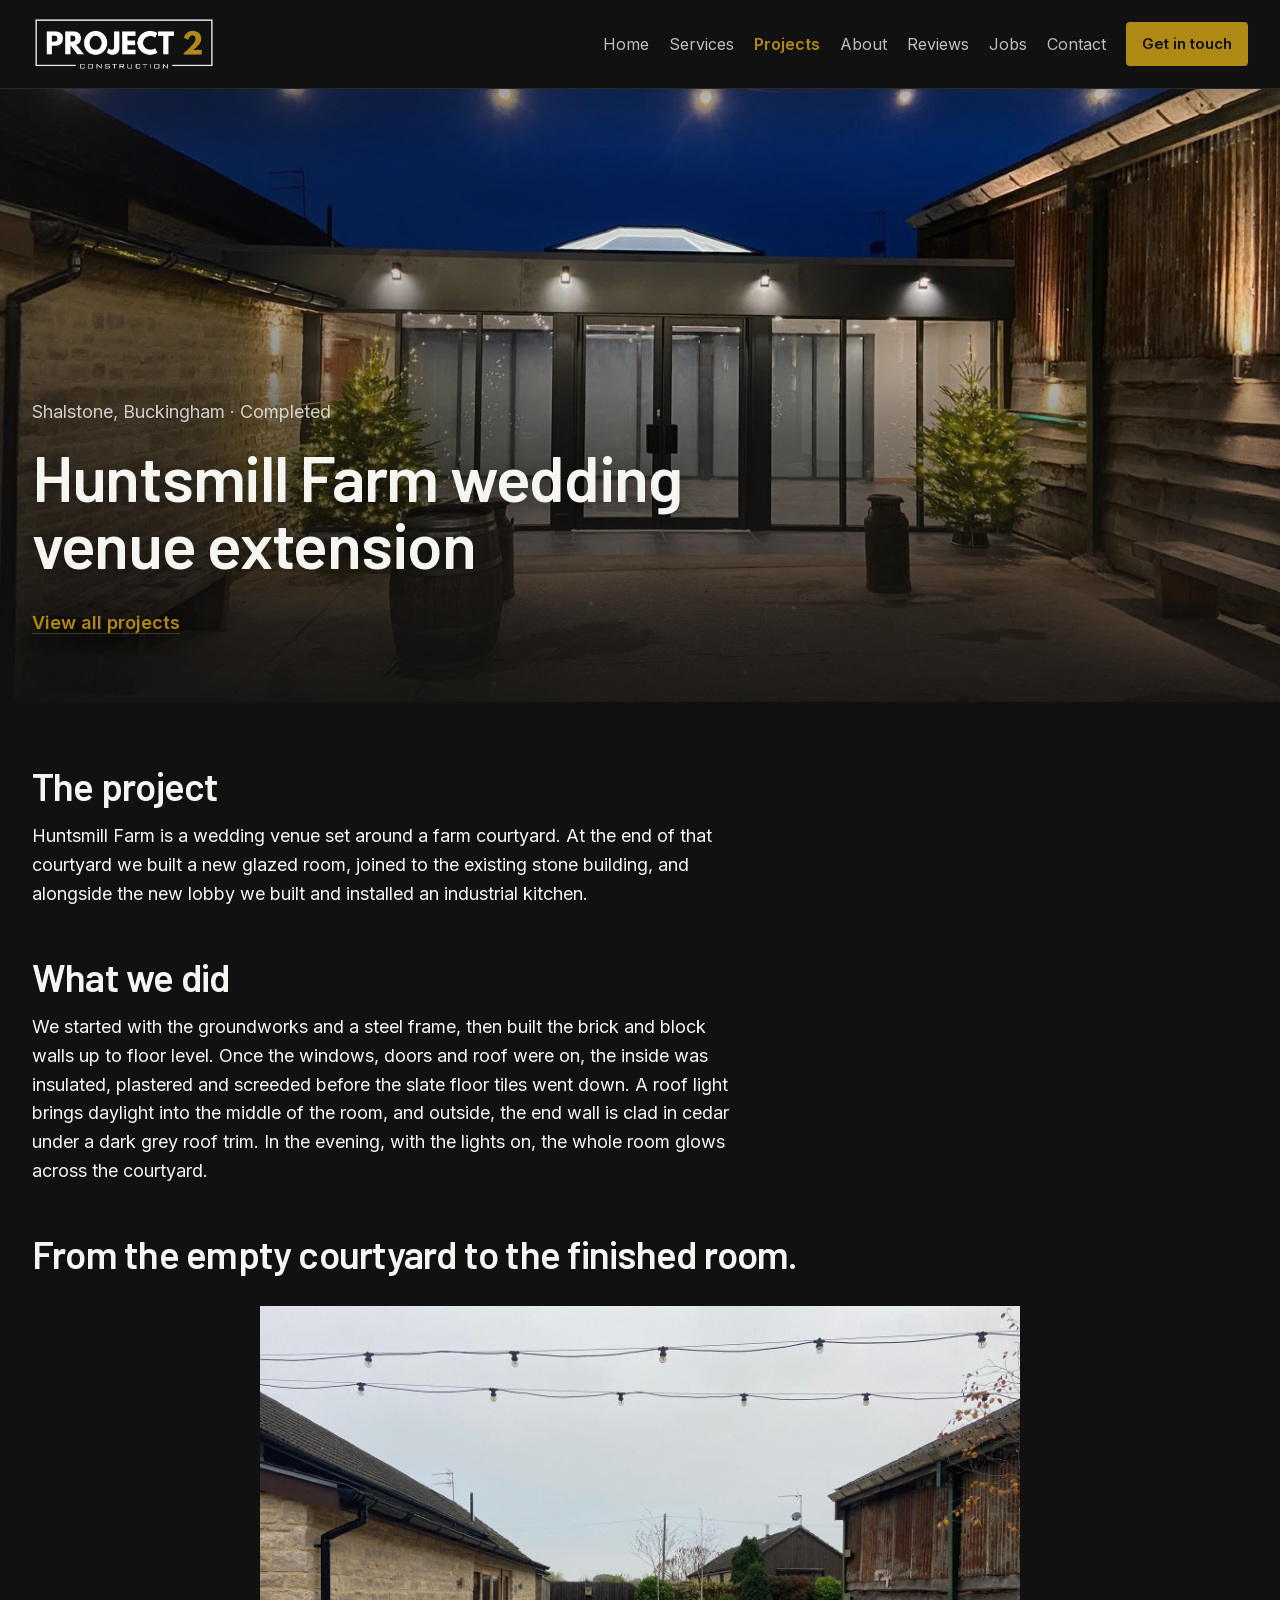
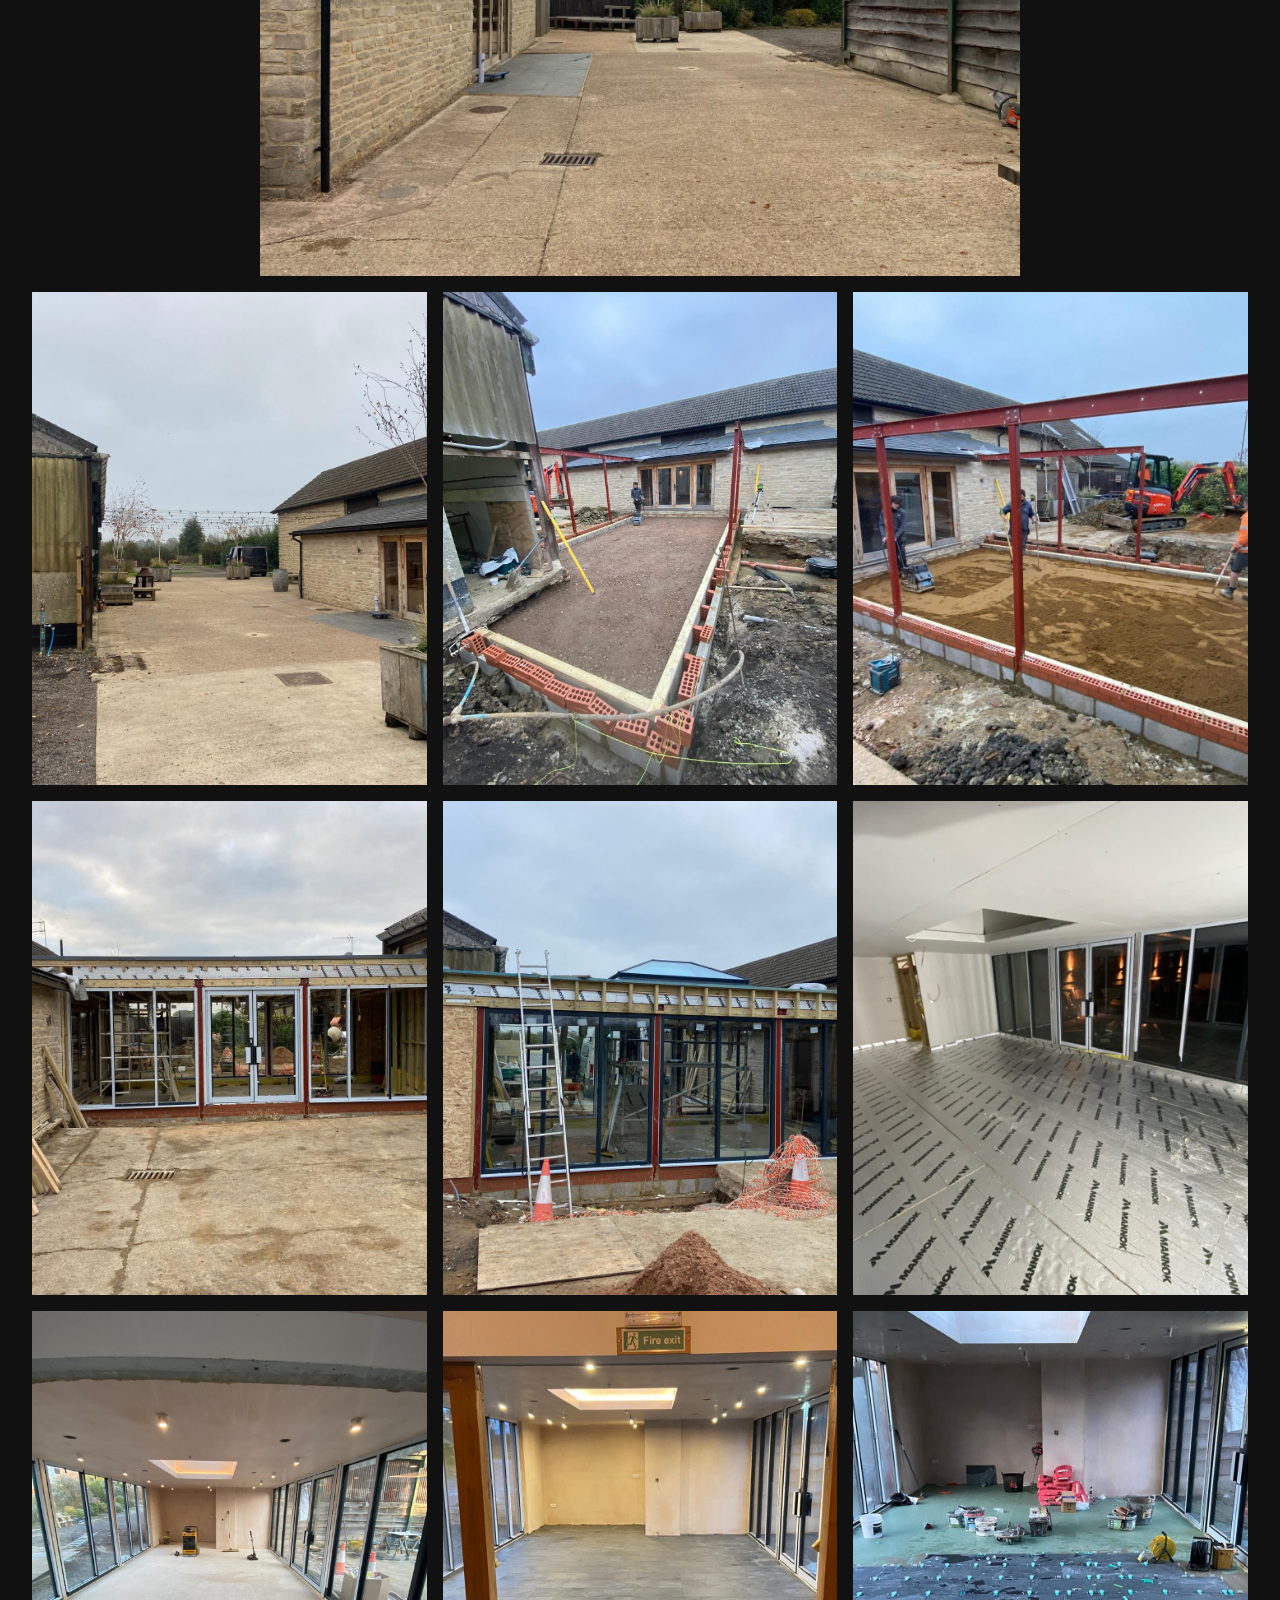
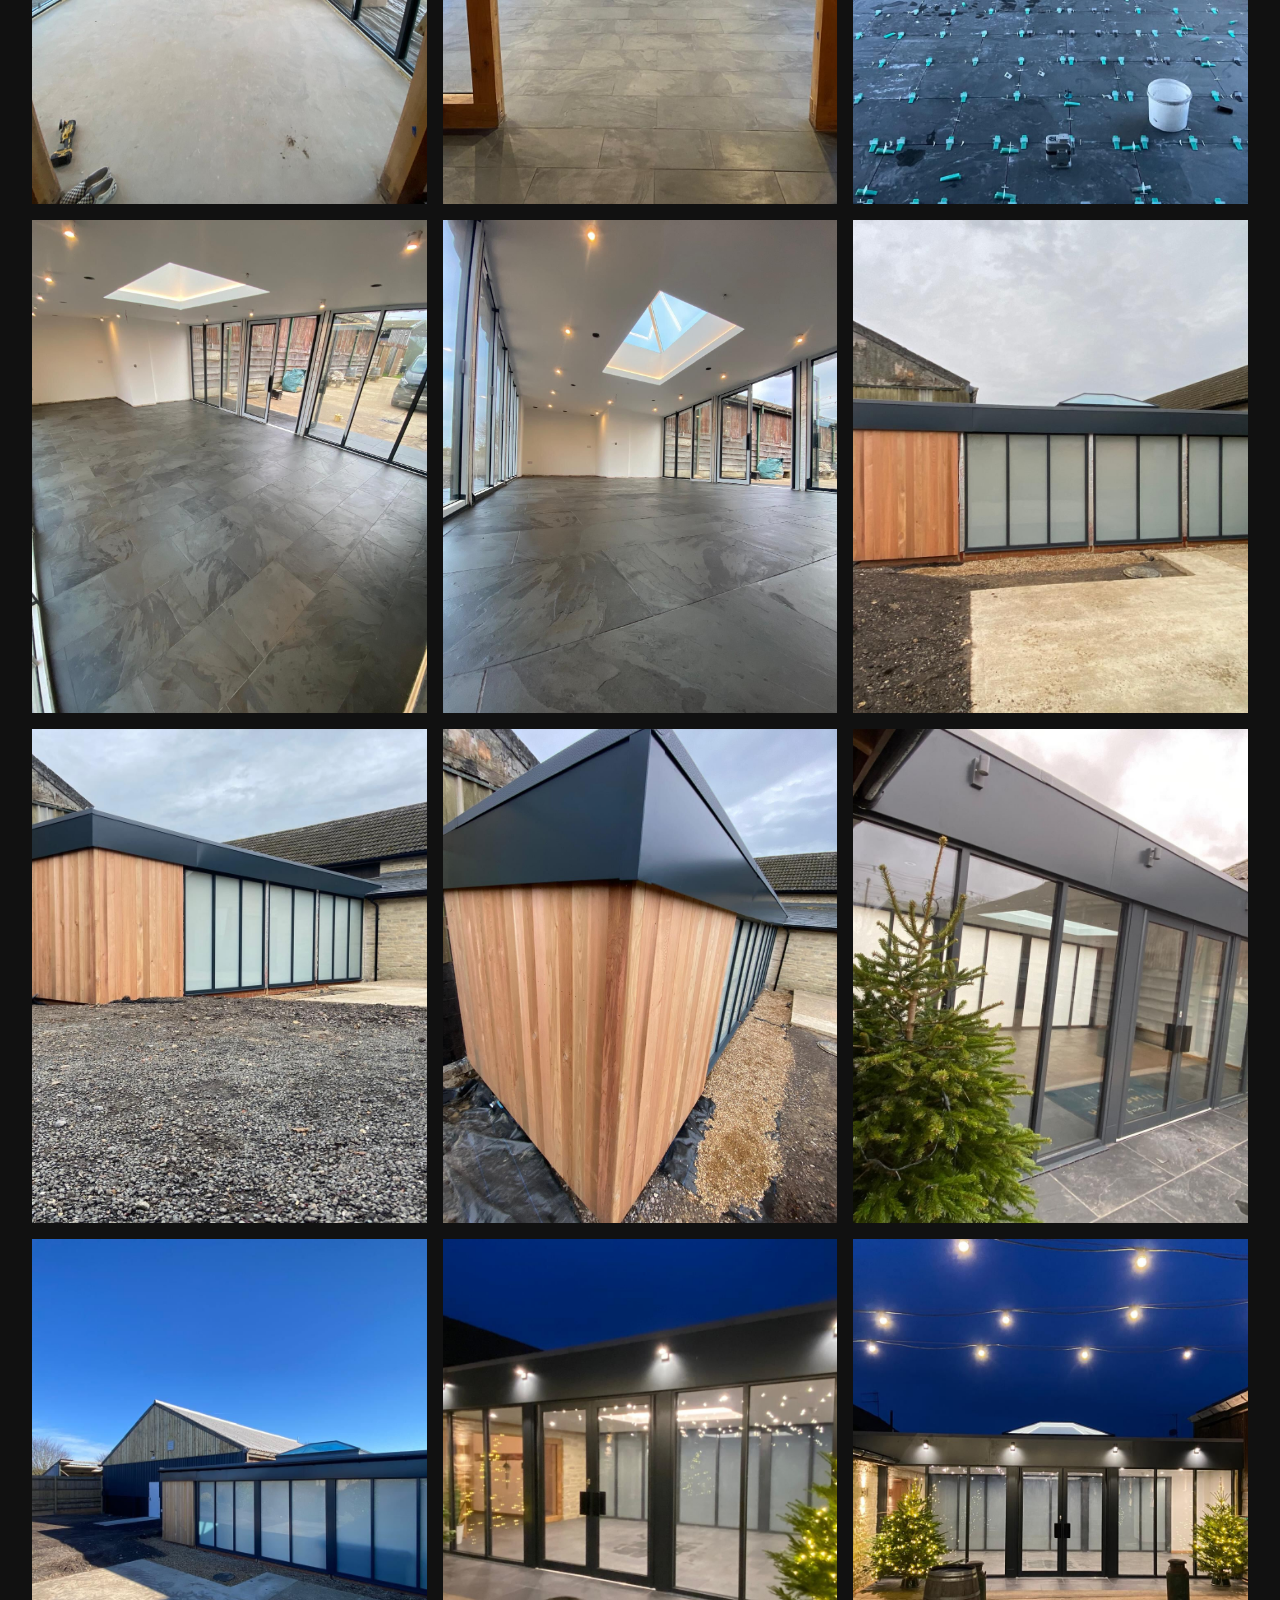
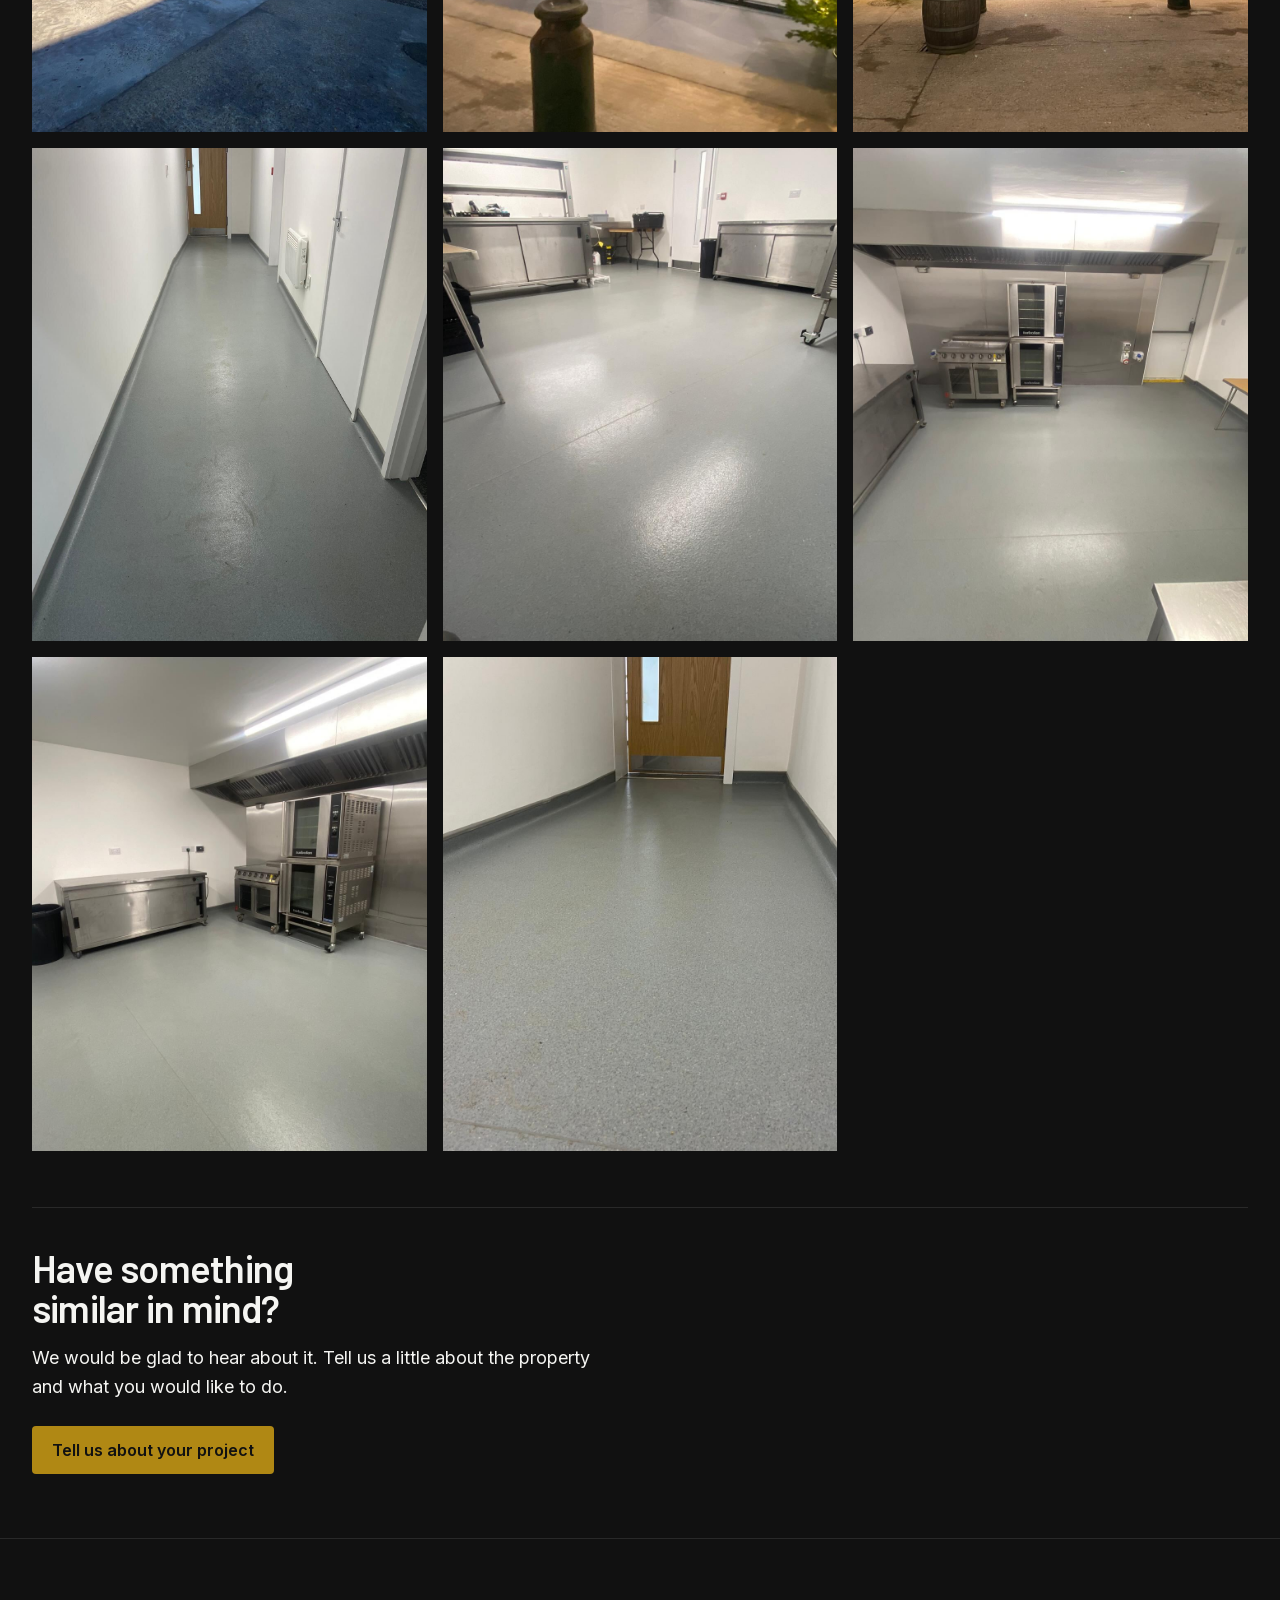
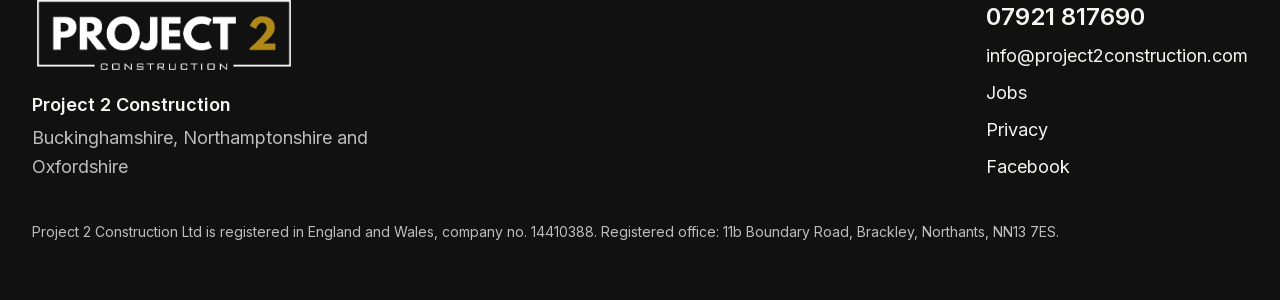
<file: projects/huntsmill-farm/index.html>
<!DOCTYPE html><!--pOdSqVrfr8nNlY6P0ikp5--><html lang="en-GB"><head><meta charSet="utf-8"/><meta name="viewport" content="width=device-width, initial-scale=1"/><link rel="preload" href="/_next/static/media/60c9b95e8d9e49be-s.p.woff2" as="font" crossorigin="" type="font/woff2"/><link rel="preload" href="/_next/static/media/6ad0344ed98ac2e9-s.p.woff2" as="font" crossorigin="" type="font/woff2"/><link rel="preload" href="/_next/static/media/e4af272ccee01ff0-s.p.woff2" as="font" crossorigin="" type="font/woff2"/><link rel="preload" as="image" href="/brand/logo-dark.jpg"/><link rel="preload" as="image" href="/images/huntsmill/huntsmill-19.jpg"/><link rel="preload" as="image" href="/images/huntsmill/huntsmill-01.jpg"/><link rel="preload" as="image" href="/images/huntsmill/huntsmill-02.jpg"/><link rel="preload" as="image" href="/images/huntsmill/huntsmill-03.jpg"/><link rel="preload" as="image" href="/images/huntsmill/huntsmill-04.jpg"/><link rel="preload" as="image" href="/images/huntsmill/huntsmill-05.jpg"/><link rel="preload" as="image" href="/images/huntsmill/huntsmill-06.jpg"/><link rel="preload" as="image" href="/images/huntsmill/huntsmill-07.jpg"/><link rel="preload" as="image" href="/images/huntsmill/huntsmill-08.jpg"/><link rel="stylesheet" href="/_next/static/css/72bba7c0485b7fcb.css" data-precedence="next"/><link rel="preload" as="script" fetchPriority="low" href="/_next/static/chunks/webpack-b774d6c717a9c587.js"/><script src="/_next/static/chunks/4bd1b696-c023c6e3521b1417.js" async=""></script><script src="/_next/static/chunks/255-2aa030c9ba2867e3.js" async=""></script><script src="/_next/static/chunks/main-app-5e569ed799458064.js" async=""></script><script src="/_next/static/chunks/619-ba102abea3e3d0e4.js" async=""></script><script src="/_next/static/chunks/app/layout-2bc544f862745160.js" async=""></script><script src="/_next/static/chunks/app/projects/%5Bslug%5D/page-365dc7777f3513e2.js" async=""></script><link rel="preload" as="image" href="/images/huntsmill/huntsmill-09.jpg"/><link rel="preload" as="image" href="/images/huntsmill/huntsmill-10.jpg"/><link rel="preload" as="image" href="/images/huntsmill/huntsmill-11.jpg"/><link rel="preload" as="image" href="/images/huntsmill/huntsmill-12.jpg"/><link rel="preload" as="image" href="/images/huntsmill/huntsmill-13.jpg"/><link rel="preload" as="image" href="/images/huntsmill/huntsmill-14.jpg"/><link rel="preload" as="image" href="/images/huntsmill/huntsmill-15.jpg"/><link rel="preload" as="image" href="/images/huntsmill/huntsmill-16.jpg"/><link rel="preload" as="image" href="/images/huntsmill/huntsmill-17.jpg"/><link rel="preload" as="image" href="/images/huntsmill/huntsmill-18.jpg"/><link rel="preload" as="image" href="/images/huntsmill/huntsmill-20.jpg"/><link rel="preload" as="image" href="/images/huntsmill/huntsmill-21.jpg"/><link rel="preload" as="image" href="/images/huntsmill/huntsmill-22.jpg"/><link rel="preload" as="image" href="/images/huntsmill/huntsmill-23.jpg"/><link rel="preload" as="image" href="/images/huntsmill/huntsmill-24.jpg"/><meta name="next-size-adjust" content=""/><meta name="theme-color" content="#111111"/><title>Huntsmill Farm wedding venue extension | Project 2 Construction</title><meta name="description" content="A glazed extension and industrial kitchen at Huntsmill Farm wedding venue, from the steel frame and groundworks to the slate floor, roof light and cedar cladding."/><meta property="og:title" content="Project 2 Construction"/><meta property="og:description" content="Residential and commercial building work across Buckinghamshire, Northamptonshire and Oxfordshire."/><meta property="og:url" content="https://project2construction.com/"/><meta property="og:site_name" content="Project 2 Construction"/><meta property="og:locale" content="en_GB"/><meta property="og:image" content="https://project2construction.com/images/hero-stone-cottage.jpg"/><meta property="og:image:alt" content="Stone cottage with scaffolding at the front, white sash windows and a tiled roof."/><meta property="og:type" content="website"/><meta name="twitter:card" content="summary_large_image"/><meta name="twitter:title" content="Project 2 Construction"/><meta name="twitter:description" content="Residential and commercial building work across Buckinghamshire, Northamptonshire and Oxfordshire."/><meta name="twitter:image" content="https://project2construction.com/images/hero-stone-cottage.jpg"/><meta name="twitter:image:alt" content="Stone cottage with scaffolding at the front, white sash windows and a tiled roof."/><link rel="icon" href="/brand/logo-dark.jpg"/><script src="/_next/static/chunks/polyfills-42372ed130431b0a.js" noModule=""></script></head><body class="__variable_80b140 __variable_879338 antialiased"><div hidden=""><!--$--><!--/$--></div><a href="#content" class="sr-only focus:not-sr-only focus:absolute focus:left-4 focus:top-4 focus:z-[70] focus:bg-paper focus:px-4 focus:py-2 focus:text-canvas">Skip to content</a><header class="fixed inset-x-0 top-0 z-50 border-b border-white/10 bg-canvas"><div class="mx-auto flex h-[5rem] max-w-[1440px] md:h-[5.5rem] items-center justify-between gap-4 px-5 md:px-8"><a class="shrink-0" href="/"><img src="/brand/logo-dark.jpg" alt="Project 2 Construction" width="1278" height="388" class="h-12 w-auto md:h-14"/></a><nav class="hidden items-center gap-5 lg:flex" aria-label="Main"><a class="text-base text-muted hover:text-paper" href="/">Home</a><a class="text-base text-muted hover:text-paper" href="/services/">Services</a><a aria-current="page" class="text-base font-semibold text-gold" href="/projects/">Projects</a><a class="text-base text-muted hover:text-paper" href="/about/">About</a><a class="text-base text-muted hover:text-paper" href="/reviews/">Reviews</a><a class="text-base text-muted hover:text-paper" href="/jobs/">Jobs</a><a class="text-base text-muted hover:text-paper" href="/contact/">Contact</a><a class="inline-flex min-h-11 items-center rounded-[4px] bg-gold px-4 text-[15px] font-semibold text-canvas hover:bg-[#c49a16]" href="/contact/">Get in touch</a></nav><button type="button" class="inline-flex min-h-11 items-center gap-2 rounded-[4px] border border-white/15 px-3 text-base font-semibold text-paper lg:hidden" aria-expanded="false" aria-controls="_R_5b_"><svg width="18" height="18" viewBox="0 0 18 18" aria-hidden="true"><path d="M3 5h12M3 9h12M3 13h12" stroke="currentColor" stroke-width="1.6"></path></svg>Menu</button></div></header><main id="content"><article><section class="relative min-h-[78svh] overflow-hidden bg-canvas"><img src="/images/huntsmill/huntsmill-19.jpg" alt="The finished extension at night, seen down the courtyard under festoon lights." width="1600" height="1200" class="absolute inset-0 h-full w-full object-cover"/><div class="hero-scrim absolute inset-0"></div><div class="poster-copy relative mx-auto flex min-h-[78svh] w-full max-w-[1440px] flex-col justify-end px-5 pb-12 pt-32 md:px-8 md:pb-16"><p class="text-[18px] text-paper/80">Shalstone, Buckingham · Completed</p><h1 class="font-display mt-4 max-w-[18ch] text-[clamp(36px,5vw,64px)] text-paper">Huntsmill Farm wedding venue extension</h1><div class="mt-8"><a class="font-semibold text-gold underline decoration-gold/40 underline-offset-4 hover:decoration-gold" href="/projects/">View all projects</a></div></div></section><div class="mx-auto w-full max-w-[1440px] px-5 py-12 md:px-8 lg:py-16"><h2 class="font-display text-[clamp(28px,3vw,40px)] text-paper">The project</h2><p class="mt-4 max-w-[65ch] text-[18px] leading-[1.6] text-paper">Huntsmill Farm is a wedding venue set around a farm courtyard. At the end of that courtyard we built a new glazed room, joined to the existing stone building, and alongside the new lobby we built and installed an industrial kitchen.</p><h2 class="font-display mt-12 text-[clamp(28px,3vw,40px)] text-paper">What we did</h2><p class="mt-4 max-w-[65ch] text-[18px] leading-[1.6] text-paper">We started with the groundworks and a steel frame, then built the brick and block walls up to floor level. Once the windows, doors and roof were on, the inside was insulated, plastered and screeded before the slate floor tiles went down. A roof light brings daylight into the middle of the room, and outside, the end wall is clad in cedar under a dark grey roof trim. In the evening, with the lights on, the whole room glows across the courtyard.</p><h2 class="font-display mt-12 text-[clamp(28px,3vw,40px)] text-paper">From the empty courtyard to the finished room.</h2><div class="mt-8"><ul class="grid grid-cols-1 gap-4 sm:grid-cols-2 lg:grid-cols-3"><li class="sm:col-span-2 lg:col-span-3"><button type="button" class="shot w-full bg-canvas flex justify-center"><img src="/images/huntsmill/huntsmill-01.jpg" alt="The courtyard at Huntsmill Farm before the work, between the stone building and the timber barn, with festoon lights overhead." width="1600" height="1200" class="mx-auto w-full max-w-[760px] object-contain"/></button></li><li><button type="button" class="shot w-full bg-canvas block"><img src="/images/huntsmill/huntsmill-02.jpg" alt="The open ground beside the stone building before work started, looking down the courtyard." width="1600" height="1200" class="aspect-[4/5] w-full object-cover"/></button></li><li><button type="button" class="shot w-full bg-canvas block"><img src="/images/huntsmill/huntsmill-03.jpg" alt="Steel frame up and the first courses of brick and block laid, with the floor base being compacted." width="1200" height="1600" class="aspect-[4/5] w-full object-cover"/></button></li><li><button type="button" class="shot w-full bg-canvas block"><img src="/images/huntsmill/huntsmill-04.jpg" alt="Sand blinding being levelled and compacted inside the new walls, with the steel frame in place and a digger working behind." width="1600" height="1200" class="aspect-[4/5] w-full object-cover"/></button></li><li><button type="button" class="shot w-full bg-canvas block"><img src="/images/huntsmill/huntsmill-05.jpg" alt="Glazing fitted between the steels, with the roof timbers, insulation and roof light in place." width="1600" height="1200" class="aspect-[4/5] w-full object-cover"/></button></li><li><button type="button" class="shot w-full bg-canvas block"><img src="/images/huntsmill/huntsmill-06.jpg" alt="Front of the extension with the double doors and glazing fitted and the roof edge timbers still exposed." width="1600" height="1200" class="aspect-[4/5] w-full object-cover"/></button></li><li><button type="button" class="shot w-full bg-canvas block"><img src="/images/huntsmill/huntsmill-07.jpg" alt="Inside before plastering, with insulation boards across the floor and plasterboard on the ceiling." width="1600" height="1200" class="aspect-[4/5] w-full object-cover"/></button></li><li><button type="button" class="shot w-full bg-canvas block"><img src="/images/huntsmill/huntsmill-08.jpg" alt="Inside after plastering and screeding, with downlights in the ceiling and the roof light opening finished." width="1200" height="1600" class="aspect-[4/5] w-full object-cover"/></button></li><li><button type="button" class="shot w-full bg-canvas block"><img src="/images/huntsmill/huntsmill-09.jpg" alt="Slate floor tiles being laid with levelling clips, with the far end of the floor still to tile." width="1600" height="1200" class="aspect-[4/5] w-full object-cover"/></button></li><li><button type="button" class="shot w-full bg-canvas block"><img src="/images/huntsmill/huntsmill-10.jpg" alt="The finished slate floor, with the roof light lit and glazing down both sides." width="1600" height="1200" class="aspect-[4/5] w-full object-cover"/></button></li><li><button type="button" class="shot w-full bg-canvas block"><img src="/images/huntsmill/huntsmill-11.jpg" alt="Looking through the oak doorway from the existing building into the new room, with the slate floor carried through." width="1200" height="1600" class="aspect-[4/5] w-full object-cover"/></button></li><li><button type="button" class="shot w-full bg-canvas block"><img src="/images/huntsmill/huntsmill-12.jpg" alt="Low view across the slate floor to the roof light, with glazing along both walls." width="1200" height="1600" class="aspect-[4/5] w-full object-cover"/></button></li><li><button type="button" class="shot w-full bg-canvas block"><img src="/images/huntsmill/huntsmill-13.jpg" alt="The back of the extension clad in vertical cedar boards, with a dark grey roof trim and frosted glazing." width="1600" height="1200" class="aspect-[4/5] w-full object-cover"/></button></li><li><button type="button" class="shot w-full bg-canvas block"><img src="/images/huntsmill/huntsmill-14.jpg" alt="The cedar-clad end and frosted glazing, with the new building joining the stone building." width="1600" height="1200" class="aspect-[4/5] w-full object-cover"/></button></li><li><button type="button" class="shot w-full bg-canvas block"><img src="/images/huntsmill/huntsmill-15.jpg" alt="Corner of the cedar cladding under the grey metal roof trim." width="1200" height="1600" class="aspect-[4/5] w-full object-cover"/></button></li><li><button type="button" class="shot w-full bg-canvas block"><img src="/images/huntsmill/huntsmill-16.jpg" alt="The finished extension from across the yard in winter sun, with the roof light showing above the trim." width="1600" height="1200" class="aspect-[4/5] w-full object-cover"/></button></li><li><button type="button" class="shot w-full bg-canvas block"><img src="/images/huntsmill/huntsmill-17.jpg" alt="Front glazing and double doors with wall lights on the fascia and a slate terrace outside." width="1600" height="1200" class="aspect-[4/5] w-full object-cover"/></button></li><li><button type="button" class="shot w-full bg-canvas block"><img src="/images/huntsmill/huntsmill-18.jpg" alt="The finished front at night, with the room lit and Christmas trees either side of the doors." width="1600" height="1200" class="aspect-[4/5] w-full object-cover"/></button></li><li><button type="button" class="shot w-full bg-canvas block"><img src="/images/huntsmill/huntsmill-19.jpg" alt="The finished extension at night, seen down the courtyard under festoon lights." width="1600" height="1200" class="aspect-[4/5] w-full object-cover"/></button></li><li><button type="button" class="shot w-full bg-canvas block"><img src="/images/huntsmill/huntsmill-20.jpg" alt="The new lobby corridor, with a grey non-slip floor and white walls." width="1200" height="1600" class="aspect-[4/5] w-full object-cover"/></button></li><li><button type="button" class="shot w-full bg-canvas block"><img src="/images/huntsmill/huntsmill-21.jpg" alt="The industrial kitchen, with stainless steel worktops and units on a grey non-slip floor." width="1600" height="1200" class="aspect-[4/5] w-full object-cover"/></button></li><li><button type="button" class="shot w-full bg-canvas block"><img src="/images/huntsmill/huntsmill-22.jpg" alt="The industrial kitchen with ovens and a range under the extraction canopy, and stainless steel units along the wall." width="1600" height="1200" class="aspect-[4/5] w-full object-cover"/></button></li><li><button type="button" class="shot w-full bg-canvas block"><img src="/images/huntsmill/huntsmill-23.jpg" alt="Ovens, a range and a stainless steel counter under the kitchen extraction canopy." width="1600" height="1200" class="aspect-[4/5] w-full object-cover"/></button></li><li><button type="button" class="shot w-full bg-canvas block"><img src="/images/huntsmill/huntsmill-24.jpg" alt="Grey non-slip floor with coved edges, laid through to the kitchen door." width="1600" height="1200" class="aspect-[4/5] w-full object-cover"/></button></li></ul></div><div class="mt-14 border-t border-white/10 pt-10"><h2 class="font-display max-w-[14ch] text-[clamp(28px,3vw,40px)] text-paper">Have something similar in mind?</h2><p class="mt-4 max-w-[52ch] text-[18px] leading-[1.6] text-paper">We would be glad to hear about it. Tell us a little about the property and what you would like to do.</p><div class="mt-6"><a class="inline-flex min-h-12 items-center justify-center rounded-[4px] bg-gold px-5 text-base font-semibold text-canvas hover:bg-[#c49a16]" href="/contact/">Tell us about your project</a></div></div></div></article><!--$--><!--/$--></main><footer class="border-t border-white/10 bg-canvas px-5 py-14 md:px-8"><div class="mx-auto flex max-w-[1440px] flex-col gap-10 md:flex-row md:items-end md:justify-between"><div><img src="/brand/logo-dark.jpg" alt="" width="1278" height="388" class="h-16 w-auto md:h-20"/><p class="mt-4 font-semibold text-paper">Project 2 Construction</p><p class="mt-1 max-w-[36ch] text-muted">Buckinghamshire, Northamptonshire and Oxfordshire</p></div><ul class="space-y-2"><li><a href="tel:+447921817690" class="text-2xl font-semibold text-paper hover:text-gold">07921 817690</a></li><li><a href="mailto:info@project2construction.com" class="text-paper hover:text-gold">info@project2construction.com</a></li><li><a class="text-paper hover:text-gold" href="/jobs/">Jobs</a></li><li><a class="text-paper hover:text-gold" href="/privacy/">Privacy</a></li><li><a href="https://www.facebook.com/share/1CSErFWpfr/?mibextid=wwXIfr" class="text-paper hover:text-gold" target="_blank" rel="noreferrer">Facebook</a></li></ul></div><p class="mx-auto mt-10 max-w-[1440px] text-sm leading-[1.6] text-muted">Project 2 Construction Ltd<!-- --> is registered in England and Wales, company no. <!-- -->14410388<!-- -->. Registered office:<!-- --> <!-- -->11b Boundary Road, Brackley, Northants, NN13 7ES<!-- -->.</p></footer><script src="/_next/static/chunks/webpack-b774d6c717a9c587.js" id="_R_" async=""></script><script>(self.__next_f=self.__next_f||[]).push([0])</script><script>self.__next_f.push([1,"1:\"$Sreact.fragment\"\n2:I[6339,[\"619\",\"static/chunks/619-ba102abea3e3d0e4.js\",\"177\",\"static/chunks/app/layout-2bc544f862745160.js\"],\"Header\"]\n3:I[9766,[],\"\"]\n4:I[8924,[],\"\"]\n5:I[2619,[\"619\",\"static/chunks/619-ba102abea3e3d0e4.js\",\"419\",\"static/chunks/app/projects/%5Bslug%5D/page-365dc7777f3513e2.js\"],\"\"]\n7:I[4431,[],\"OutletBoundary\"]\n9:I[5278,[],\"AsyncMetadataOutlet\"]\nb:I[4431,[],\"ViewportBoundary\"]\nd:I[4431,[],\"MetadataBoundary\"]\ne:\"$Sreact.suspense\"\n10:I[7150,[],\"\"]\n:HL[\"/_next/static/media/60c9b95e8d9e49be-s.p.woff2\",\"font\",{\"crossOrigin\":\"\",\"type\":\"font/woff2\"}]\n:HL[\"/_next/static/media/6ad0344ed98ac2e9-s.p.woff2\",\"font\",{\"crossOrigin\":\"\",\"type\":\"font/woff2\"}]\n:HL[\"/_next/static/media/e4af272ccee01ff0-s.p.woff2\",\"font\",{\"crossOrigin\":\"\",\"type\":\"font/woff2\"}]\n:HL[\"/_next/static/css/72bba7c0485b7fcb.css\",\"style\"]\n"])</script><script>self.__next_f.push([1,"0:{\"P\":null,\"b\":\"pOdSqVrfr8nNlY6P0ikp5\",\"p\":\"\",\"c\":[\"\",\"projects\",\"huntsmill-farm\",\"\"],\"i\":false,\"f\":[[[\"\",{\"children\":[\"projects\",{\"children\":[[\"slug\",\"huntsmill-farm\",\"d\"],{\"children\":[\"__PAGE__\",{}]}]}]},\"$undefined\",\"$undefined\",true],[\"\",[\"$\",\"$1\",\"c\",{\"children\":[[[\"$\",\"link\",\"0\",{\"rel\":\"stylesheet\",\"href\":\"/_next/static/css/72bba7c0485b7fcb.css\",\"precedence\":\"next\",\"crossOrigin\":\"$undefined\",\"nonce\":\"$undefined\"}]],[\"$\",\"html\",null,{\"lang\":\"en-GB\",\"children\":[\"$\",\"body\",null,{\"className\":\"__variable_80b140 __variable_879338 antialiased\",\"children\":[[\"$\",\"a\",null,{\"href\":\"#content\",\"className\":\"sr-only focus:not-sr-only focus:absolute focus:left-4 focus:top-4 focus:z-[70] focus:bg-paper focus:px-4 focus:py-2 focus:text-canvas\",\"children\":\"Skip to content\"}],[\"$\",\"$L2\",null,{}],[\"$\",\"main\",null,{\"id\":\"content\",\"children\":[\"$\",\"$L3\",null,{\"parallelRouterKey\":\"children\",\"error\":\"$undefined\",\"errorStyles\":\"$undefined\",\"errorScripts\":\"$undefined\",\"template\":[\"$\",\"$L4\",null,{}],\"templateStyles\":\"$undefined\",\"templateScripts\":\"$undefined\",\"notFound\":[[\"$\",\"article\",null,{\"className\":\"mx-auto w-full max-w-[1440px] px-5 pb-20 pt-36 md:px-8 md:pt-44\",\"children\":[[\"$\",\"h1\",null,{\"className\":\"font-display text-[clamp(36px,5vw,64px)] text-paper\",\"children\":\"Page not found\"}],[\"$\",\"p\",null,{\"className\":\"mt-6 max-w-[40ch] text-[18px] leading-[1.6] text-muted\",\"children\":\"That page is not on this site.\"}],[\"$\",\"p\",null,{\"className\":\"mt-8\",\"children\":[\"$\",\"$L5\",null,{\"href\":\"/\",\"className\":\"font-semibold text-gold underline underline-offset-4\",\"children\":\"Back to the homepage\"}]}]]}],[]],\"forbidden\":\"$undefined\",\"unauthorized\":\"$undefined\"}]}],[\"$\",\"footer\",null,{\"className\":\"border-t border-white/10 bg-canvas px-5 py-14 md:px-8\",\"children\":[[\"$\",\"div\",null,{\"className\":\"mx-auto flex max-w-[1440px] flex-col gap-10 md:flex-row md:items-end md:justify-between\",\"children\":[[\"$\",\"div\",null,{\"children\":[[\"$\",\"img\",null,{\"src\":\"/brand/logo-dark.jpg\",\"alt\":\"\",\"width\":1278,\"height\":388,\"className\":\"h-16 w-auto md:h-20\"}],[\"$\",\"p\",null,{\"className\":\"mt-4 font-semibold text-paper\",\"children\":\"Project 2 Construction\"}],[\"$\",\"p\",null,{\"className\":\"mt-1 max-w-[36ch] text-muted\",\"children\":\"Buckinghamshire, Northamptonshire and Oxfordshire\"}]]}],[\"$\",\"ul\",null,{\"className\":\"space-y-2\",\"children\":[[\"$\",\"li\",null,{\"children\":[\"$\",\"a\",null,{\"href\":\"tel:+447921817690\",\"className\":\"text-2xl font-semibold text-paper hover:text-gold\",\"children\":\"07921 817690\"}]}],[\"$\",\"li\",null,{\"children\":[\"$\",\"a\",null,{\"href\":\"mailto:info@project2construction.com\",\"className\":\"text-paper hover:text-gold\",\"children\":\"info@project2construction.com\"}]}],[\"$\",\"li\",null,{\"children\":[\"$\",\"$L5\",null,{\"href\":\"/jobs\",\"className\":\"text-paper hover:text-gold\",\"children\":\"Jobs\"}]}],[\"$\",\"li\",null,{\"children\":[\"$\",\"$L5\",null,{\"href\":\"/privacy\",\"className\":\"text-paper hover:text-gold\",\"children\":\"Privacy\"}]}],[\"$\",\"li\",null,{\"children\":[\"$\",\"a\",null,{\"href\":\"https://www.facebook.com/share/1CSErFWpfr/?mibextid=wwXIfr\",\"className\":\"text-paper hover:text-gold\",\"target\":\"_blank\",\"rel\":\"noreferrer\",\"children\":\"Facebook\"}]}]]}]]}],[\"$\",\"p\",null,{\"className\":\"mx-auto mt-10 max-w-[1440px] text-sm leading-[1.6] text-muted\",\"children\":[\"Project 2 Construction Ltd\",\" is registered in England and Wales, company no. \",\"14410388\",\". Registered office:\",\" \",\"11b Boundary Road, Brackley, Northants, NN13 7ES\",\".\"]}]]}]]}]}]]}],{\"children\":[\"projects\",[\"$\",\"$1\",\"c\",{\"children\":[null,[\"$\",\"$L3\",null,{\"parallelRouterKey\":\"children\",\"error\":\"$undefined\",\"errorStyles\":\"$undefined\",\"errorScripts\":\"$undefined\",\"template\":[\"$\",\"$L4\",null,{}],\"templateStyles\":\"$undefined\",\"templateScripts\":\"$undefined\",\"notFound\":\"$undefined\",\"forbidden\":\"$undefined\",\"unauthorized\":\"$undefined\"}]]}],{\"children\":[[\"slug\",\"huntsmill-farm\",\"d\"],[\"$\",\"$1\",\"c\",{\"children\":[null,[\"$\",\"$L3\",null,{\"parallelRouterKey\":\"children\",\"error\":\"$undefined\",\"errorStyles\":\"$undefined\",\"errorScripts\":\"$undefined\",\"template\":[\"$\",\"$L4\",null,{}],\"templateStyles\":\"$undefined\",\"templateScripts\":\"$undefined\",\"notFound\":\"$undefined\",\"forbidden\":\"$undefined\",\"unauthorized\":\"$undefined\"}]]}],{\"children\":[\"__PAGE__\",[\"$\",\"$1\",\"c\",{\"children\":[\"$L6\",null,[\"$\",\"$L7\",null,{\"children\":[\"$L8\",[\"$\",\"$L9\",null,{\"promise\":\"$@a\"}]]}]]}],{},null,false]},null,false]},null,false]},null,false],[\"$\",\"$1\",\"h\",{\"children\":[null,[[\"$\",\"$Lb\",null,{\"children\":\"$Lc\"}],[\"$\",\"meta\",null,{\"name\":\"next-size-adjust\",\"content\":\"\"}]],[\"$\",\"$Ld\",null,{\"children\":[\"$\",\"div\",null,{\"hidden\":true,\"children\":[\"$\",\"$e\",null,{\"fallback\":null,\"children\":\"$Lf\"}]}]}]]}],false]],\"m\":\"$undefined\",\"G\":[\"$10\",[]],\"s\":false,\"S\":true}\n"])</script><script>self.__next_f.push([1,"11:I[2752,[\"619\",\"static/chunks/619-ba102abea3e3d0e4.js\",\"419\",\"static/chunks/app/projects/%5Bslug%5D/page-365dc7777f3513e2.js\"],\"Gallery\"]\n"])</script><script>self.__next_f.push([1,"6:[\"$\",\"article\",null,{\"children\":[[\"$\",\"section\",null,{\"className\":\"relative min-h-[78svh] overflow-hidden bg-canvas\",\"children\":[[\"$\",\"img\",null,{\"src\":\"/images/huntsmill/huntsmill-19.jpg\",\"alt\":\"The finished extension at night, seen down the courtyard under festoon lights.\",\"width\":1600,\"height\":1200,\"className\":\"absolute inset-0 h-full w-full object-cover\"}],[\"$\",\"div\",null,{\"className\":\"hero-scrim absolute inset-0\"}],[\"$\",\"div\",null,{\"className\":\"poster-copy relative mx-auto flex min-h-[78svh] w-full max-w-[1440px] flex-col justify-end px-5 pb-12 pt-32 md:px-8 md:pb-16\",\"children\":[[\"$\",\"p\",null,{\"className\":\"text-[18px] text-paper/80\",\"children\":\"Shalstone, Buckingham · Completed\"}],[\"$\",\"h1\",null,{\"className\":\"font-display mt-4 max-w-[18ch] text-[clamp(36px,5vw,64px)] text-paper\",\"children\":\"Huntsmill Farm wedding venue extension\"}],\"$undefined\",[\"$\",\"div\",null,{\"className\":\"mt-8\",\"children\":[\"$\",\"$L5\",null,{\"href\":\"/projects\",\"className\":\"font-semibold text-gold underline decoration-gold/40 underline-offset-4 hover:decoration-gold\",\"children\":\"View all projects\"}]}]]}]]}],[\"$\",\"div\",null,{\"className\":\"mx-auto w-full max-w-[1440px] px-5 py-12 md:px-8 lg:py-16\",\"children\":[[\"$\",\"h2\",null,{\"className\":\"font-display text-[clamp(28px,3vw,40px)] text-paper\",\"children\":\"The project\"}],[\"$\",\"p\",null,{\"className\":\"mt-4 max-w-[65ch] text-[18px] leading-[1.6] text-paper\",\"children\":\"Huntsmill Farm is a wedding venue set around a farm courtyard. At the end of that courtyard we built a new glazed room, joined to the existing stone building, and alongside the new lobby we built and installed an industrial kitchen.\"}],[\"$\",\"h2\",null,{\"className\":\"font-display mt-12 text-[clamp(28px,3vw,40px)] text-paper\",\"children\":\"What we did\"}],[\"$\",\"p\",null,{\"className\":\"mt-4 max-w-[65ch] text-[18px] leading-[1.6] text-paper\",\"children\":\"We started with the groundworks and a steel frame, then built the brick and block walls up to floor level. Once the windows, doors and roof were on, the inside was insulated, plastered and screeded before the slate floor tiles went down. A roof light brings daylight into the middle of the room, and outside, the end wall is clad in cedar under a dark grey roof trim. In the evening, with the lights on, the whole room glows across the courtyard.\"}],[\"$\",\"h2\",null,{\"className\":\"font-display mt-12 text-[clamp(28px,3vw,40px)] text-paper\",\"children\":\"From the empty courtyard to the finished room.\"}],[\"$\",\"div\",null,{\"className\":\"mt-8\",\"children\":[\"$\",\"$L11\",null,{\"images\":[{\"src\":\"/images/huntsmill/huntsmill-01.jpg\",\"alt\":\"The courtyard at Huntsmill Farm before the work, between the stone building and the timber barn, with festoon lights overhead.\",\"width\":1600,\"height\":1200},{\"src\":\"/images/huntsmill/huntsmill-02.jpg\",\"alt\":\"The open ground beside the stone building before work started, looking down the courtyard.\",\"width\":1600,\"height\":1200},{\"src\":\"/images/huntsmill/huntsmill-03.jpg\",\"alt\":\"Steel frame up and the first courses of brick and block laid, with the floor base being compacted.\",\"width\":1200,\"height\":1600},{\"src\":\"/images/huntsmill/huntsmill-04.jpg\",\"alt\":\"Sand blinding being levelled and compacted inside the new walls, with the steel frame in place and a digger working behind.\",\"width\":1600,\"height\":1200},{\"src\":\"/images/huntsmill/huntsmill-05.jpg\",\"alt\":\"Glazing fitted between the steels, with the roof timbers, insulation and roof light in place.\",\"width\":1600,\"height\":1200},{\"src\":\"/images/huntsmill/huntsmill-06.jpg\",\"alt\":\"Front of the extension with the double doors and glazing fitted and the roof edge timbers still exposed.\",\"width\":1600,\"height\":1200},{\"src\":\"/images/huntsmill/huntsmill-07.jpg\",\"alt\":\"Inside before plastering, with insulation boards across the floor and plasterboard on the ceiling.\",\"width\":1600,\"height\":1200},{\"src\":\"/images/huntsmill/huntsmill-08.jpg\",\"alt\":\"Inside after plastering and screeding, with downlights in the ceiling and the roof light opening finished.\",\"width\":1200,\"height\":1600},{\"src\":\"/images/huntsmill/huntsmill-09.jpg\",\"alt\":\"Slate floor tiles being laid with levelling clips, with the far end of the floor still to tile.\",\"width\":1600,\"height\":1200},{\"src\":\"/images/huntsmill/huntsmill-10.jpg\",\"alt\":\"The finished slate floor, with the roof light lit and glazing down both sides.\",\"width\":1600,\"height\":1200},{\"src\":\"/images/huntsmill/huntsmill-11.jpg\",\"alt\":\"Looking through the oak doorway from the existing building into the new room, with the slate floor carried through.\",\"width\":1200,\"height\":1600},{\"src\":\"/images/huntsmill/huntsmill-12.jpg\",\"alt\":\"Low view across the slate floor to the roof light, with glazing along both walls.\",\"width\":1200,\"height\":1600},{\"src\":\"/images/huntsmill/huntsmill-13.jpg\",\"alt\":\"The back of the extension clad in vertical cedar boards, with a dark grey roof trim and frosted glazing.\",\"width\":1600,\"height\":1200},{\"src\":\"/images/huntsmill/huntsmill-14.jpg\",\"alt\":\"The cedar-clad end and frosted glazing, with the new building joining the stone building.\",\"width\":1600,\"height\":1200},{\"src\":\"/images/huntsmill/huntsmill-15.jpg\",\"alt\":\"Corner of the cedar cladding under the grey metal roof trim.\",\"width\":1200,\"height\":1600},{\"src\":\"/images/huntsmill/huntsmill-16.jpg\",\"alt\":\"The finished extension from across the yard in winter sun, with the roof light showing above the trim.\",\"width\":1600,\"height\":1200},{\"src\":\"/images/huntsmill/huntsmill-17.jpg\",\"alt\":\"Front glazing and double doors with wall lights on the fascia and a slate terrace outside.\",\"width\":1600,\"height\":1200},{\"src\":\"/images/huntsmill/huntsmill-18.jpg\",\"alt\":\"The finished front at night, with the room lit and Christmas trees either side of the doors.\",\"width\":1600,\"height\":1200},{\"src\":\"/images/huntsmill/huntsmill-19.jpg\",\"alt\":\"The finished extension at night, seen down the courtyard under festoon lights.\",\"width\":1600,\"height\":1200},{\"src\":\"/images/huntsmill/huntsmill-20.jpg\",\"alt\":\"The new lobby corridor, with a grey non-slip floor and white walls.\",\"width\":1200,\"height\":1600},{\"src\":\"/images/huntsmill/huntsmill-21.jpg\",\"alt\":\"The industrial kitchen, with stainless steel worktops and units on a grey non-slip floor.\",\"width\":1600,\"height\":1200},{\"src\":\"/images/huntsmill/huntsmill-22.jpg\",\"alt\":\"The industrial kitchen with ovens and a range under the extraction canopy, and stainless steel units along the wall.\",\"width\":1600,\"height\":1200},{\"src\":\"/images/huntsmill/huntsmill-23.jpg\",\"alt\":\"Ovens, a range and a stainless steel counter under the kitchen extraction canopy.\",\"width\":1600,\"height\":1200},{\"src\":\"/images/huntsmill/huntsmill-24.jpg\",\"alt\":\"Grey non-slip floor with coved edges, laid through to the kitchen door.\",\"width\":1600,\"height\":1200}]}]}],\"$undefined\",\"$undefined\",\"$L12\"]}]]}]\n"])</script><script>self.__next_f.push([1,"12:[\"$\",\"div\",null,{\"className\":\"mt-14 border-t border-white/10 pt-10\",\"children\":[[\"$\",\"h2\",null,{\"className\":\"font-display max-w-[14ch] text-[clamp(28px,3vw,40px)] text-paper\",\"children\":\"Have something similar in mind?\"}],[\"$\",\"p\",null,{\"className\":\"mt-4 max-w-[52ch] text-[18px] leading-[1.6] text-paper\",\"children\":\"We would be glad to hear about it. Tell us a little about the property and what you would like to do.\"}],[\"$\",\"div\",null,{\"className\":\"mt-6\",\"children\":[\"$\",\"$L5\",null,{\"href\":\"/contact\",\"className\":\"inline-flex min-h-12 items-center justify-center rounded-[4px] bg-gold px-5 text-base font-semibold text-canvas hover:bg-[#c49a16]\",\"children\":\"Tell us about your project\"}]}]]}]\n"])</script><script>self.__next_f.push([1,"c:[[\"$\",\"meta\",\"0\",{\"charSet\":\"utf-8\"}],[\"$\",\"meta\",\"1\",{\"name\":\"viewport\",\"content\":\"width=device-width, initial-scale=1\"}],[\"$\",\"meta\",\"2\",{\"name\":\"theme-color\",\"content\":\"#111111\"}]]\n8:null\n"])</script><script>self.__next_f.push([1,"13:I[622,[],\"IconMark\"]\n"])</script><script>self.__next_f.push([1,"a:{\"metadata\":[[\"$\",\"title\",\"0\",{\"children\":\"Huntsmill Farm wedding venue extension | Project 2 Construction\"}],[\"$\",\"meta\",\"1\",{\"name\":\"description\",\"content\":\"A glazed extension and industrial kitchen at Huntsmill Farm wedding venue, from the steel frame and groundworks to the slate floor, roof light and cedar cladding.\"}],[\"$\",\"meta\",\"2\",{\"property\":\"og:title\",\"content\":\"Project 2 Construction\"}],[\"$\",\"meta\",\"3\",{\"property\":\"og:description\",\"content\":\"Residential and commercial building work across Buckinghamshire, Northamptonshire and Oxfordshire.\"}],[\"$\",\"meta\",\"4\",{\"property\":\"og:url\",\"content\":\"https://project2construction.com/\"}],[\"$\",\"meta\",\"5\",{\"property\":\"og:site_name\",\"content\":\"Project 2 Construction\"}],[\"$\",\"meta\",\"6\",{\"property\":\"og:locale\",\"content\":\"en_GB\"}],[\"$\",\"meta\",\"7\",{\"property\":\"og:image\",\"content\":\"https://project2construction.com/images/hero-stone-cottage.jpg\"}],[\"$\",\"meta\",\"8\",{\"property\":\"og:image:alt\",\"content\":\"Stone cottage with scaffolding at the front, white sash windows and a tiled roof.\"}],[\"$\",\"meta\",\"9\",{\"property\":\"og:type\",\"content\":\"website\"}],[\"$\",\"meta\",\"10\",{\"name\":\"twitter:card\",\"content\":\"summary_large_image\"}],[\"$\",\"meta\",\"11\",{\"name\":\"twitter:title\",\"content\":\"Project 2 Construction\"}],[\"$\",\"meta\",\"12\",{\"name\":\"twitter:description\",\"content\":\"Residential and commercial building work across Buckinghamshire, Northamptonshire and Oxfordshire.\"}],[\"$\",\"meta\",\"13\",{\"name\":\"twitter:image\",\"content\":\"https://project2construction.com/images/hero-stone-cottage.jpg\"}],[\"$\",\"meta\",\"14\",{\"name\":\"twitter:image:alt\",\"content\":\"Stone cottage with scaffolding at the front, white sash windows and a tiled roof.\"}],[\"$\",\"link\",\"15\",{\"rel\":\"icon\",\"href\":\"/brand/logo-dark.jpg\"}],[\"$\",\"$L13\",\"16\",{}]],\"error\":null,\"digest\":\"$undefined\"}\n"])</script><script>self.__next_f.push([1,"f:\"$a:metadata\"\n"])</script></body></html>
</file>
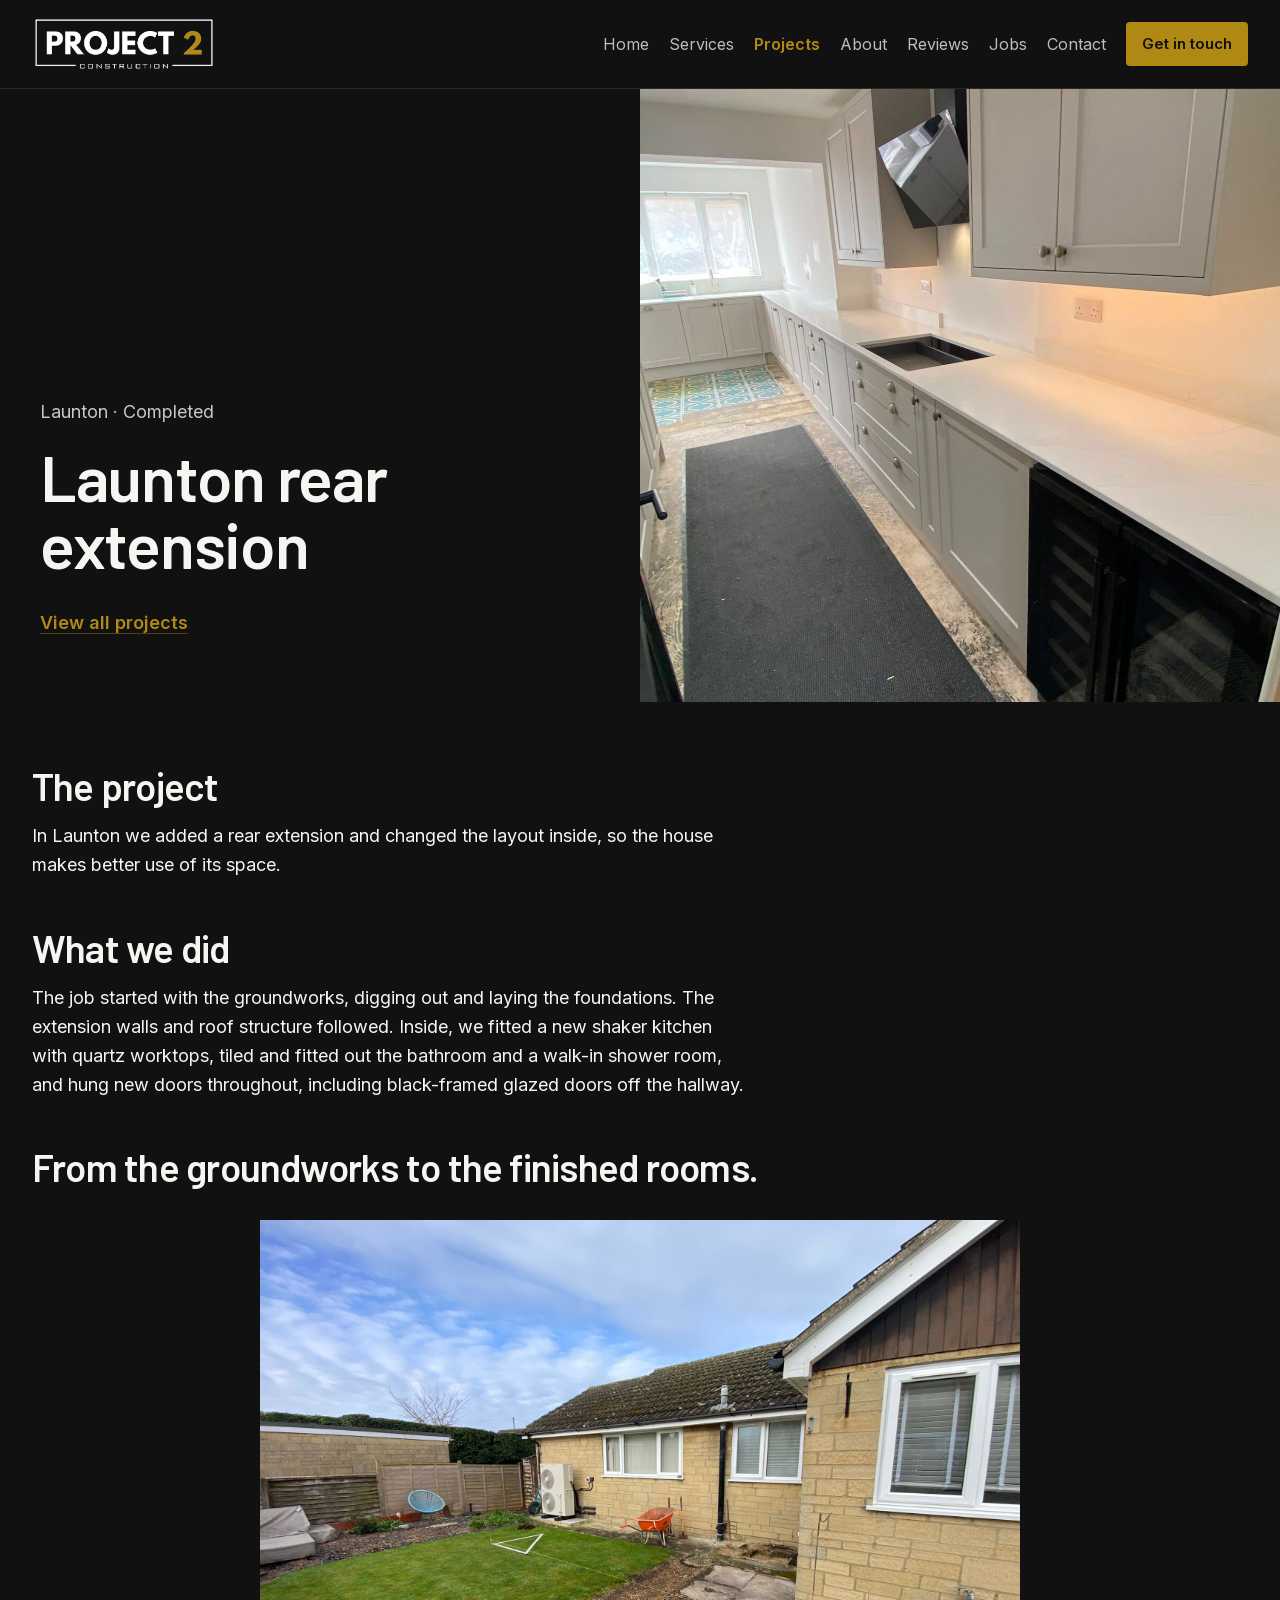
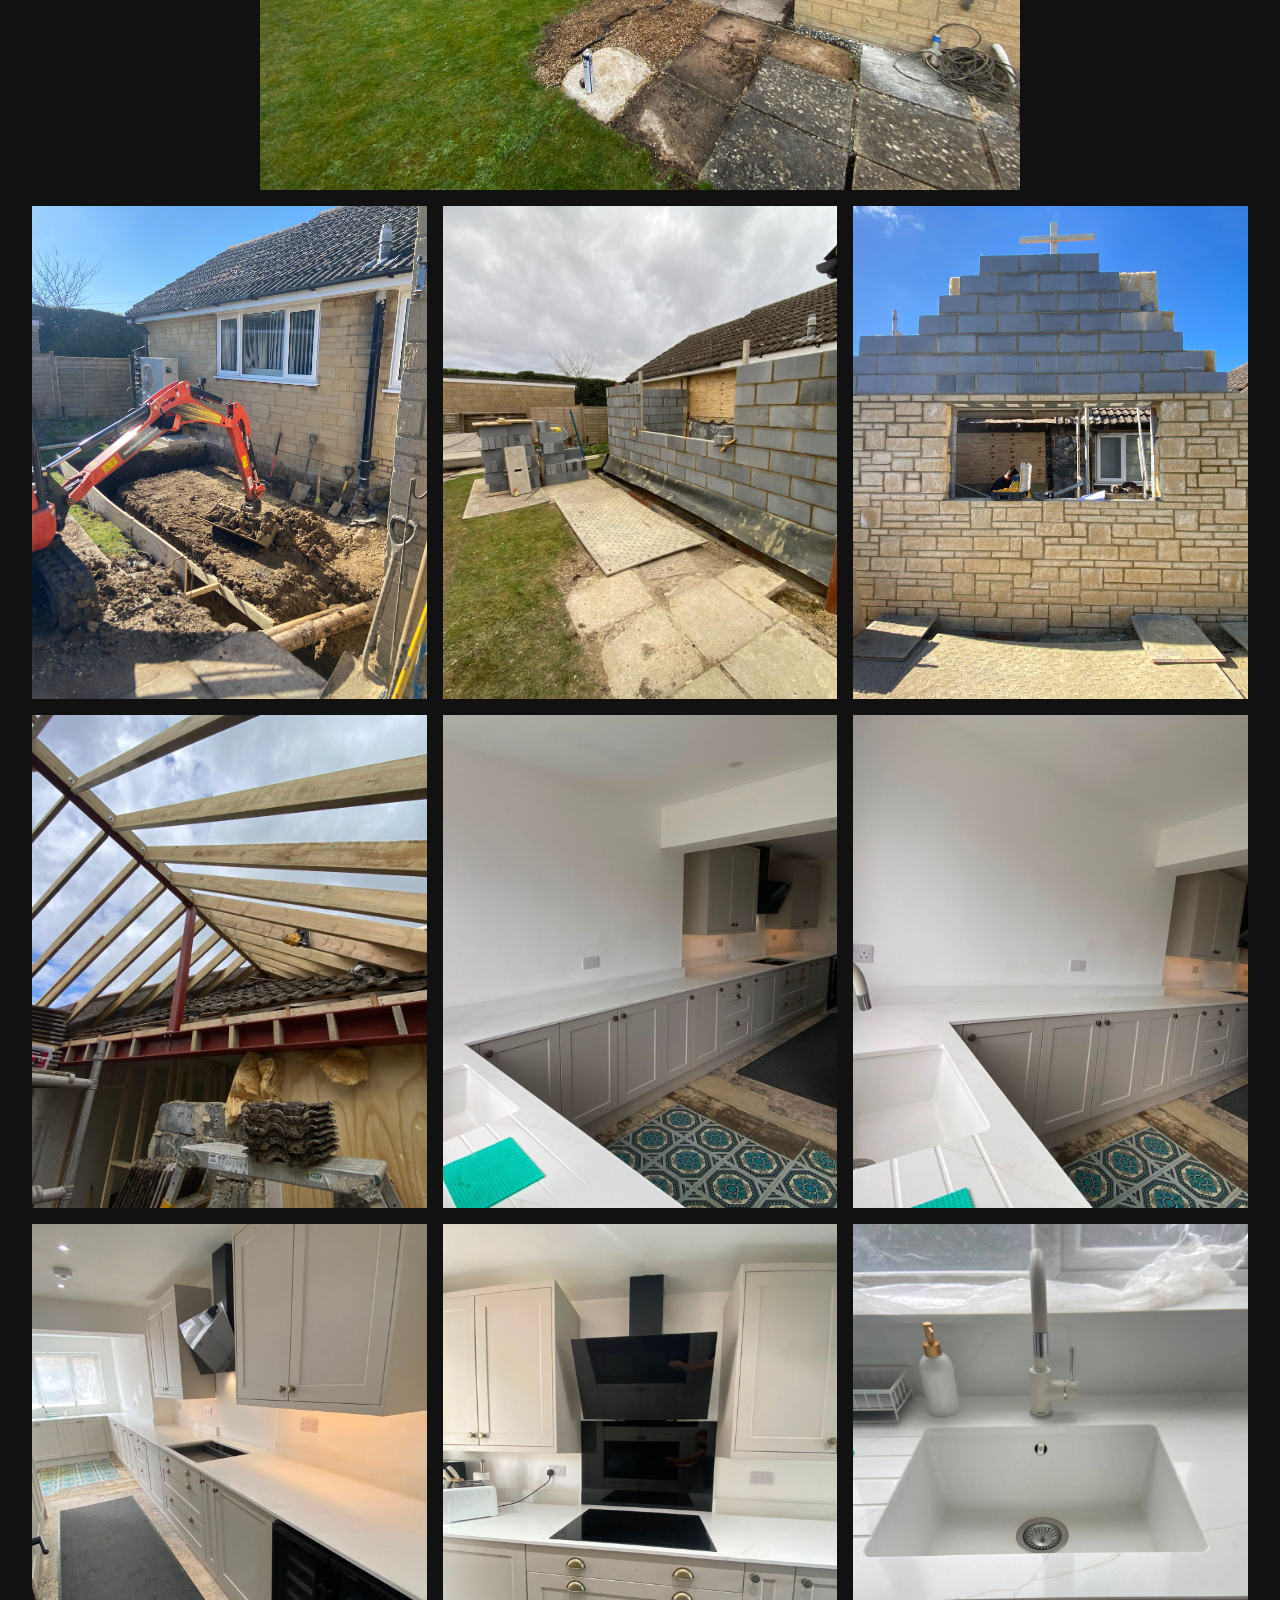
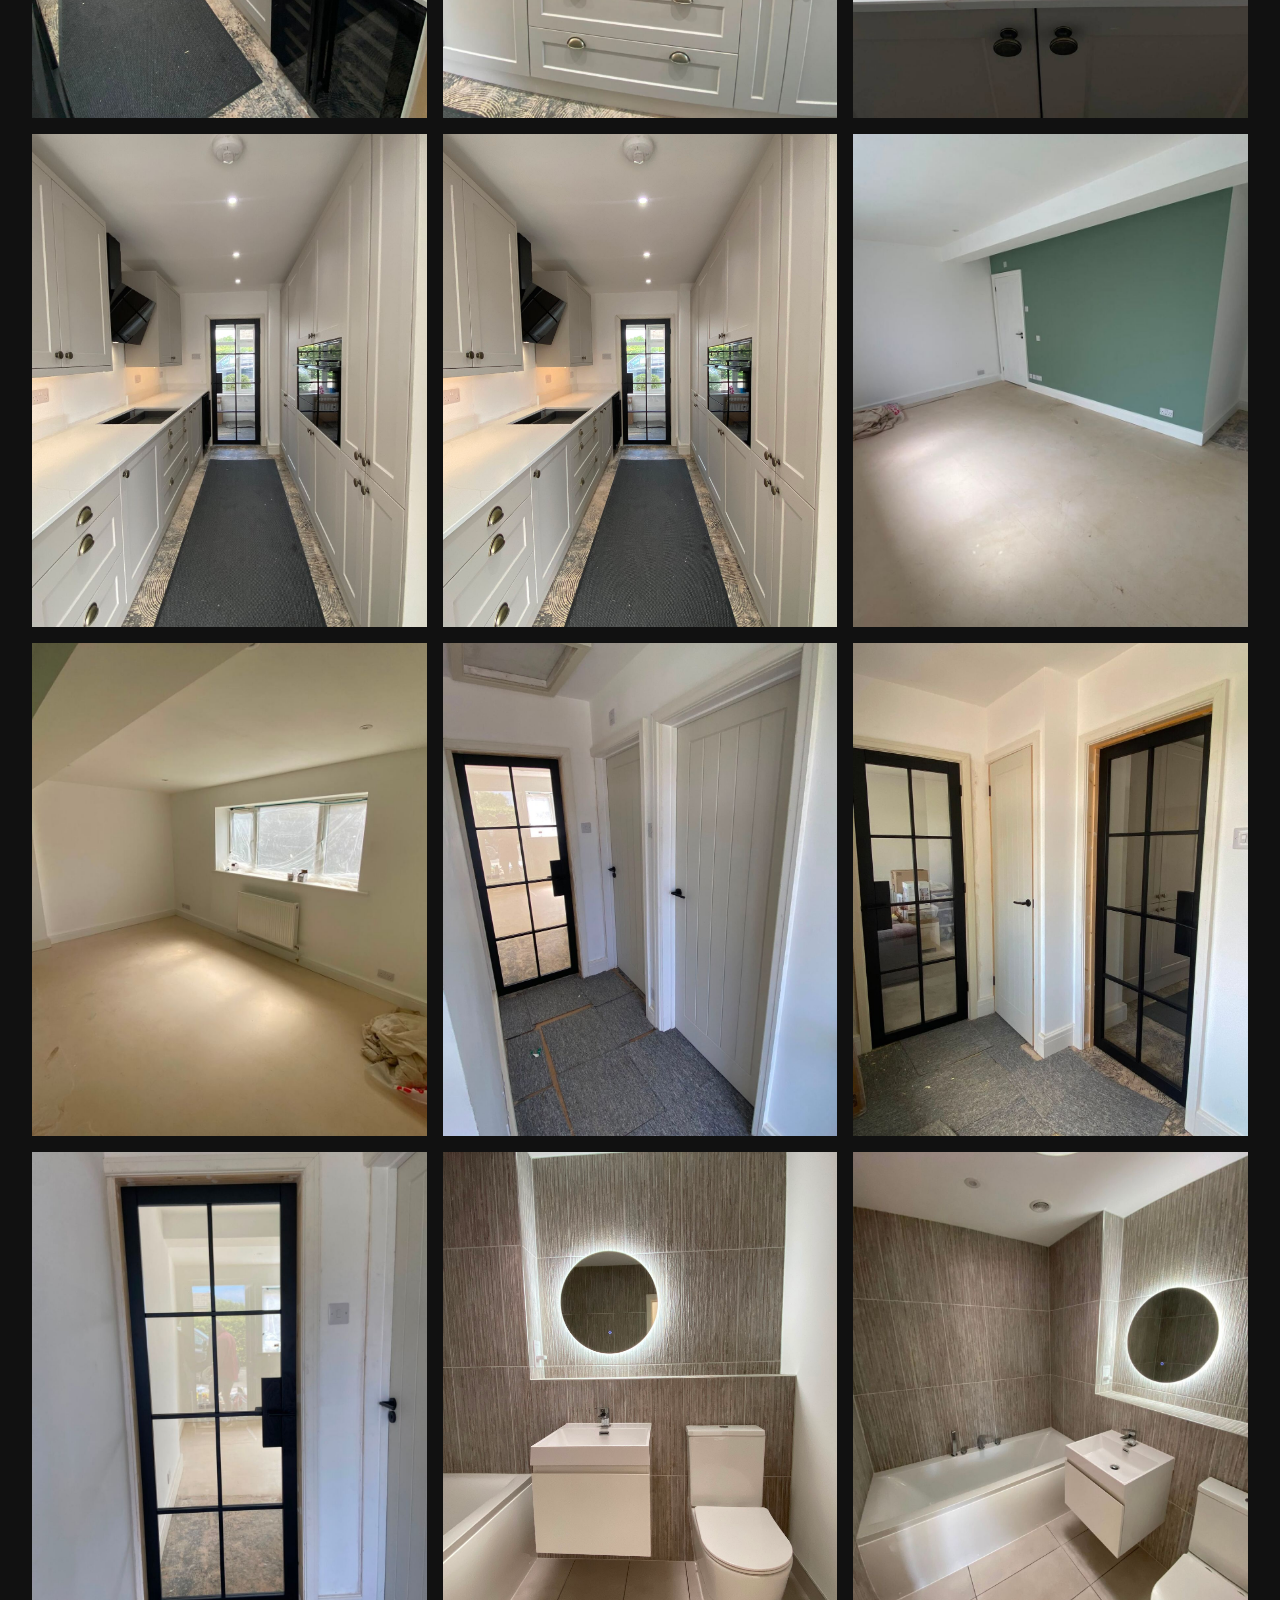
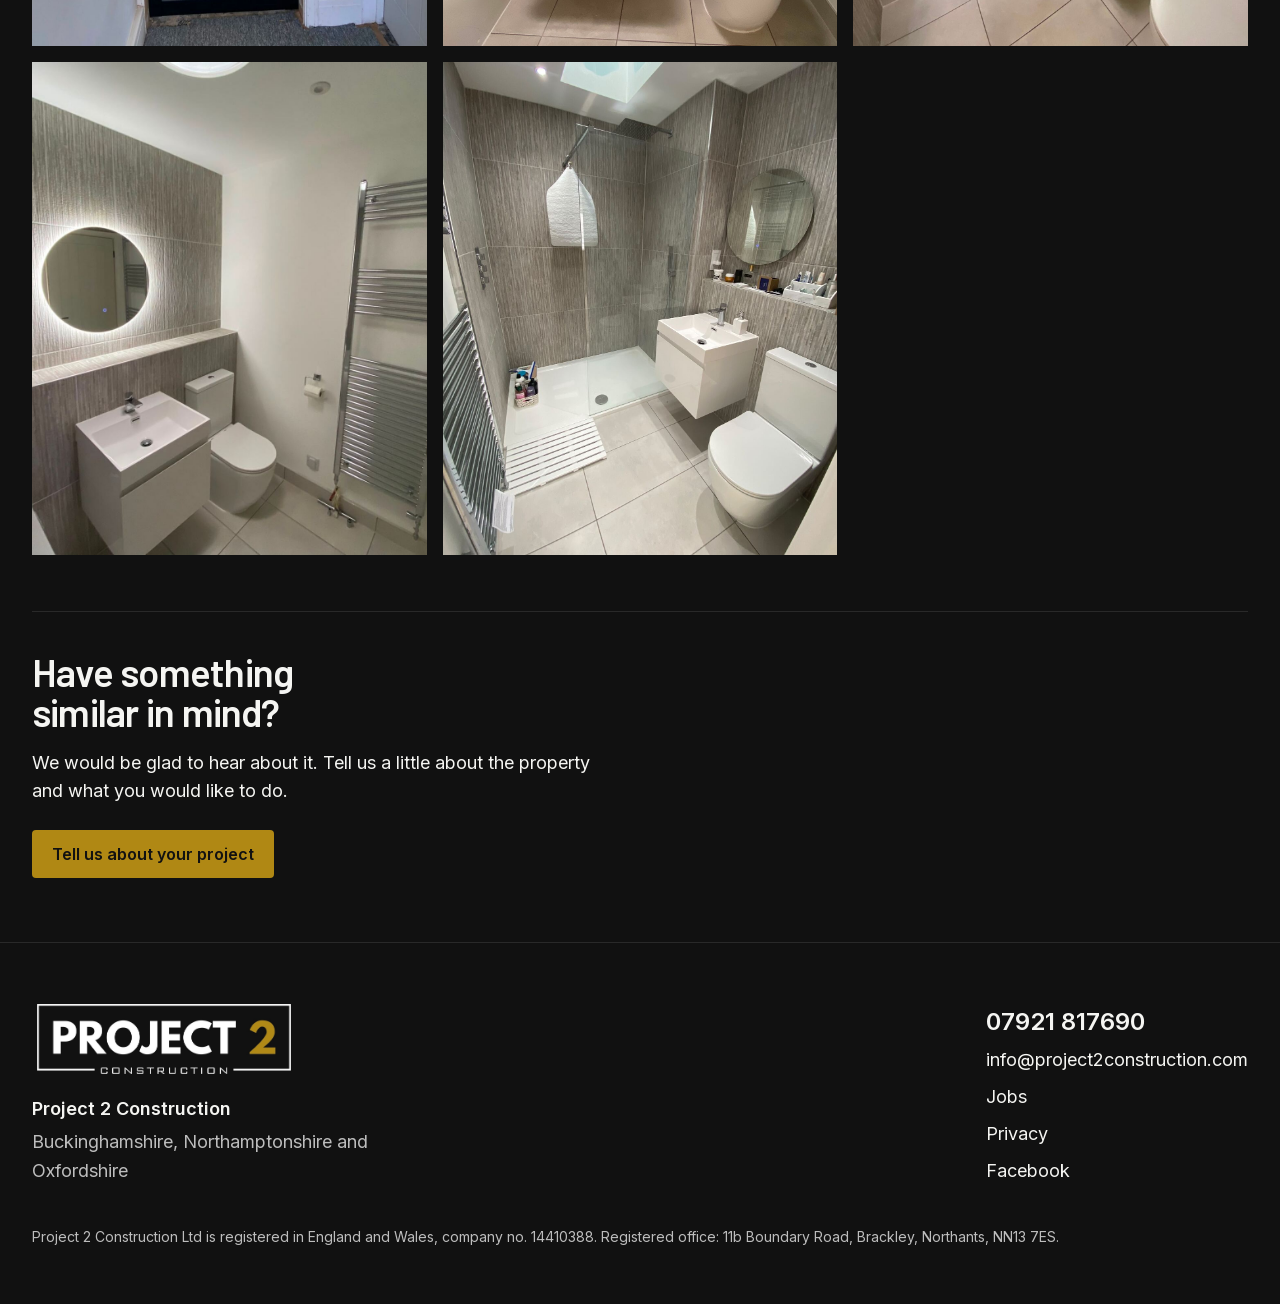
<file: projects/launton-extension/index.html>
<!DOCTYPE html><!--pOdSqVrfr8nNlY6P0ikp5--><html lang="en-GB"><head><meta charSet="utf-8"/><meta name="viewport" content="width=device-width, initial-scale=1"/><link rel="preload" href="/_next/static/media/60c9b95e8d9e49be-s.p.woff2" as="font" crossorigin="" type="font/woff2"/><link rel="preload" href="/_next/static/media/6ad0344ed98ac2e9-s.p.woff2" as="font" crossorigin="" type="font/woff2"/><link rel="preload" href="/_next/static/media/e4af272ccee01ff0-s.p.woff2" as="font" crossorigin="" type="font/woff2"/><link rel="preload" as="image" href="/brand/logo-dark.jpg"/><link rel="preload" as="image" href="/images/launton/launton-03.jpg"/><link rel="preload" as="image" href="/images/launton-garden.jpg"/><link rel="preload" as="image" href="/images/launton-excavation.jpg"/><link rel="preload" as="image" href="/images/launton-blockwork.jpg"/><link rel="preload" as="image" href="/images/extension-gable.jpg"/><link rel="preload" as="image" href="/images/launton-roof.jpg"/><link rel="preload" as="image" href="/images/launton/launton-01.jpg"/><link rel="preload" as="image" href="/images/launton/launton-02.jpg"/><link rel="preload" as="image" href="/images/launton/launton-04.jpg"/><link rel="stylesheet" href="/_next/static/css/72bba7c0485b7fcb.css" data-precedence="next"/><link rel="preload" as="script" fetchPriority="low" href="/_next/static/chunks/webpack-b774d6c717a9c587.js"/><script src="/_next/static/chunks/4bd1b696-c023c6e3521b1417.js" async=""></script><script src="/_next/static/chunks/255-2aa030c9ba2867e3.js" async=""></script><script src="/_next/static/chunks/main-app-5e569ed799458064.js" async=""></script><script src="/_next/static/chunks/619-ba102abea3e3d0e4.js" async=""></script><script src="/_next/static/chunks/app/layout-2bc544f862745160.js" async=""></script><script src="/_next/static/chunks/app/projects/%5Bslug%5D/page-365dc7777f3513e2.js" async=""></script><link rel="preload" as="image" href="/images/launton/launton-05.jpg"/><link rel="preload" as="image" href="/images/launton/launton-13.jpg"/><link rel="preload" as="image" href="/images/launton-kitchen.jpg"/><link rel="preload" as="image" href="/images/launton/launton-06.jpg"/><link rel="preload" as="image" href="/images/launton/launton-07.jpg"/><link rel="preload" as="image" href="/images/launton/launton-08.jpg"/><link rel="preload" as="image" href="/images/launton/launton-09.jpg"/><link rel="preload" as="image" href="/images/launton/launton-10.jpg"/><link rel="preload" as="image" href="/images/launton-bathroom.jpg"/><link rel="preload" as="image" href="/images/launton/launton-11.jpg"/><link rel="preload" as="image" href="/images/launton/launton-12.jpg"/><link rel="preload" as="image" href="/images/launton/launton-14.jpg"/><meta name="next-size-adjust" content=""/><meta name="theme-color" content="#111111"/><title>Launton rear extension | Project 2 Construction</title><meta name="description" content="A rear extension and internal alterations in Launton, from the groundworks and roof structure to a new kitchen, bathroom, shower room, hallway and doors throughout."/><meta property="og:title" content="Project 2 Construction"/><meta property="og:description" content="Residential and commercial building work across Buckinghamshire, Northamptonshire and Oxfordshire."/><meta property="og:url" content="https://project2construction.com/"/><meta property="og:site_name" content="Project 2 Construction"/><meta property="og:locale" content="en_GB"/><meta property="og:image" content="https://project2construction.com/images/hero-stone-cottage.jpg"/><meta property="og:image:alt" content="Stone cottage with scaffolding at the front, white sash windows and a tiled roof."/><meta property="og:type" content="website"/><meta name="twitter:card" content="summary_large_image"/><meta name="twitter:title" content="Project 2 Construction"/><meta name="twitter:description" content="Residential and commercial building work across Buckinghamshire, Northamptonshire and Oxfordshire."/><meta name="twitter:image" content="https://project2construction.com/images/hero-stone-cottage.jpg"/><meta name="twitter:image:alt" content="Stone cottage with scaffolding at the front, white sash windows and a tiled roof."/><link rel="icon" href="/brand/logo-dark.jpg"/><script src="/_next/static/chunks/polyfills-42372ed130431b0a.js" noModule=""></script></head><body class="__variable_80b140 __variable_879338 antialiased"><div hidden=""><!--$--><!--/$--></div><a href="#content" class="sr-only focus:not-sr-only focus:absolute focus:left-4 focus:top-4 focus:z-[70] focus:bg-paper focus:px-4 focus:py-2 focus:text-canvas">Skip to content</a><header class="fixed inset-x-0 top-0 z-50 border-b border-white/10 bg-canvas"><div class="mx-auto flex h-[5rem] max-w-[1440px] md:h-[5.5rem] items-center justify-between gap-4 px-5 md:px-8"><a class="shrink-0" href="/"><img src="/brand/logo-dark.jpg" alt="Project 2 Construction" width="1278" height="388" class="h-12 w-auto md:h-14"/></a><nav class="hidden items-center gap-5 lg:flex" aria-label="Main"><a class="text-base text-muted hover:text-paper" href="/">Home</a><a class="text-base text-muted hover:text-paper" href="/services/">Services</a><a aria-current="page" class="text-base font-semibold text-gold" href="/projects/">Projects</a><a class="text-base text-muted hover:text-paper" href="/about/">About</a><a class="text-base text-muted hover:text-paper" href="/reviews/">Reviews</a><a class="text-base text-muted hover:text-paper" href="/jobs/">Jobs</a><a class="text-base text-muted hover:text-paper" href="/contact/">Contact</a><a class="inline-flex min-h-11 items-center rounded-[4px] bg-gold px-4 text-[15px] font-semibold text-canvas hover:bg-[#c49a16]" href="/contact/">Get in touch</a></nav><button type="button" class="inline-flex min-h-11 items-center gap-2 rounded-[4px] border border-white/15 px-3 text-base font-semibold text-paper lg:hidden" aria-expanded="false" aria-controls="_R_5b_"><svg width="18" height="18" viewBox="0 0 18 18" aria-hidden="true"><path d="M3 5h12M3 9h12M3 13h12" stroke="currentColor" stroke-width="1.6"></path></svg>Menu</button></div></header><main id="content"><article><section class="grid min-h-[78svh] bg-canvas lg:grid-cols-2"><div class="order-2 flex flex-col justify-end px-5 pb-12 pt-10 lg:order-1 lg:px-10 lg:pb-16 lg:pt-36"><p class="text-[18px] text-paper/80">Launton · Completed</p><h1 class="font-display mt-4 max-w-[18ch] text-[clamp(36px,5vw,64px)] text-paper">Launton rear extension</h1><div class="mt-8"><a class="font-semibold text-gold underline decoration-gold/40 underline-offset-4 hover:decoration-gold" href="/projects/">View all projects</a></div></div><div class="relative order-1 min-h-[62svh] lg:order-2 lg:min-h-[78svh]"><img src="/images/launton/launton-03.jpg" alt="The long run of the Launton kitchen, with wall units, an angled black extractor, a wine cooler and lighting under the cabinets." width="1200" height="1600" class="absolute inset-0 h-full w-full object-cover object-[center_28%]"/></div></section><div class="mx-auto w-full max-w-[1440px] px-5 py-12 md:px-8 lg:py-16"><h2 class="font-display text-[clamp(28px,3vw,40px)] text-paper">The project</h2><p class="mt-4 max-w-[65ch] text-[18px] leading-[1.6] text-paper">In Launton we added a rear extension and changed the layout inside, so the house makes better use of its space.</p><h2 class="font-display mt-12 text-[clamp(28px,3vw,40px)] text-paper">What we did</h2><p class="mt-4 max-w-[65ch] text-[18px] leading-[1.6] text-paper">The job started with the groundworks, digging out and laying the foundations. The extension walls and roof structure followed. Inside, we fitted a new shaker kitchen with quartz worktops, tiled and fitted out the bathroom and a walk-in shower room, and hung new doors throughout, including black-framed glazed doors off the hallway.</p><h2 class="font-display mt-12 text-[clamp(28px,3vw,40px)] text-paper">From the groundworks to the finished rooms.</h2><div class="mt-8"><ul class="grid grid-cols-1 gap-4 sm:grid-cols-2 lg:grid-cols-3"><li class="sm:col-span-2 lg:col-span-3"><button type="button" class="shot w-full bg-canvas flex justify-center"><img src="/images/launton-garden.jpg" alt="The rear of the Launton house before the extension, with the lawn and patio still in place." width="2048" height="1536" class="mx-auto w-full max-w-[760px] object-contain"/></button></li><li><button type="button" class="shot w-full bg-canvas block"><img src="/images/launton-excavation.jpg" alt="Excavation for the Launton rear extension, with the foundations being dug along the back of the house." width="1536" height="2048" class="aspect-[4/5] w-full object-cover"/></button></li><li><button type="button" class="shot w-full bg-canvas block"><img src="/images/launton-blockwork.jpg" alt="Blockwork walls of the Launton rear extension, with the new opening boarded over." width="1600" height="1200" class="aspect-[4/5] w-full object-cover"/></button></li><li><button type="button" class="shot w-full bg-canvas block"><img src="/images/extension-gable.jpg" alt="Stone extension under construction, with the blockwork gable built up around a new opening." width="2048" height="1536" class="aspect-[4/5] w-full object-cover"/></button></li><li><button type="button" class="shot w-full bg-canvas block"><img src="/images/launton-roof.jpg" alt="Roof timbers going on the Launton extension, above a steel beam and the existing tiled roof." width="1600" height="1200" class="aspect-[4/5] w-full object-cover"/></button></li><li><button type="button" class="shot w-full bg-canvas block"><img src="/images/launton/launton-01.jpg" alt="The finished Launton kitchen, with pale grey shaker units, a white quartz worktop and an undermount sink in front of the window." width="1600" height="1200" class="aspect-[4/5] w-full object-cover"/></button></li><li><button type="button" class="shot w-full bg-canvas block"><img src="/images/launton/launton-02.jpg" alt="The Launton kitchen from the sink, with the worktop running the length of the room to a black-framed glazed door." width="1600" height="1200" class="aspect-[4/5] w-full object-cover"/></button></li><li><button type="button" class="shot w-full bg-canvas block"><img src="/images/launton/launton-03.jpg" alt="The long run of the Launton kitchen, with wall units, an angled black extractor, a wine cooler and lighting under the cabinets." width="1200" height="1600" class="aspect-[4/5] w-full object-cover"/></button></li><li><button type="button" class="shot w-full bg-canvas block"><img src="/images/launton/launton-04.jpg" alt="Induction hob in the Launton kitchen, with a black glass splashback and extractor between pale grey wall units." width="1200" height="1600" class="aspect-[4/5] w-full object-cover"/></button></li><li><button type="button" class="shot w-full bg-canvas block"><img src="/images/launton/launton-05.jpg" alt="White undermount sink set into the quartz worktop in the Launton kitchen, with a cream swan-neck tap." width="1200" height="1600" class="aspect-[4/5] w-full object-cover"/></button></li><li><button type="button" class="shot w-full bg-canvas block"><img src="/images/launton/launton-13.jpg" alt="The galley kitchen in the Launton house, with tall units and a built-in oven on one side, the hob run on the other, and a glazed door at the end." width="1200" height="1600" class="aspect-[4/5] w-full object-cover"/></button></li><li><button type="button" class="shot w-full bg-canvas block"><img src="/images/launton-kitchen.jpg" alt="Kitchen in the Launton house, with pale grey units, a white worktop and a glazed door. The floor finish is still to come." width="1536" height="2048" class="aspect-[4/5] w-full object-cover"/></button></li><li><button type="button" class="shot w-full bg-canvas block"><img src="/images/launton/launton-06.jpg" alt="A finished room in the Launton house, with a sage green feature wall and a black-framed glazed door through to the hall." width="1600" height="1200" class="aspect-[4/5] w-full object-cover"/></button></li><li><button type="button" class="shot w-full bg-canvas block"><img src="/images/launton/launton-07.jpg" alt="A finished room in the Launton house, with fresh white walls, a wide window and a new radiator." width="1600" height="1200" class="aspect-[4/5] w-full object-cover"/></button></li><li><button type="button" class="shot w-full bg-canvas block"><img src="/images/launton/launton-08.jpg" alt="Hallway in the Launton house, with a black-framed glazed door and two new cottage-style panelled doors." width="1200" height="1600" class="aspect-[4/5] w-full object-cover"/></button></li><li><button type="button" class="shot w-full bg-canvas block"><img src="/images/launton/launton-09.jpg" alt="Two black-framed glazed doors either side of a panelled door in the Launton hallway." width="1200" height="1600" class="aspect-[4/5] w-full object-cover"/></button></li><li><button type="button" class="shot w-full bg-canvas block"><img src="/images/launton/launton-10.jpg" alt="A black-framed glazed door fitted in the Launton hallway, looking through to the room beyond." width="1200" height="1600" class="aspect-[4/5] w-full object-cover"/></button></li><li><button type="button" class="shot w-full bg-canvas block"><img src="/images/launton-bathroom.jpg" alt="Bathroom in the Launton house, with grey wall tiles, a wall-hung basin and a lit round mirror." width="1536" height="2048" class="aspect-[4/5] w-full object-cover"/></button></li><li><button type="button" class="shot w-full bg-canvas block"><img src="/images/launton/launton-11.jpg" alt="The Launton bathroom, with textured grey wall tiles, a bath, a wall-hung basin and a lit round mirror set into a recess." width="1200" height="1600" class="aspect-[4/5] w-full object-cover"/></button></li><li><button type="button" class="shot w-full bg-canvas block"><img src="/images/launton/launton-12.jpg" alt="The Launton bathroom from the doorway, with the lit mirror above the basin and toilet, and a tall chrome towel radiator." width="1600" height="1200" class="aspect-[4/5] w-full object-cover"/></button></li><li><button type="button" class="shot w-full bg-canvas block"><img src="/images/launton/launton-14.jpg" alt="The Launton shower room, with a walk-in shower behind a glass screen, a rainfall shower head, textured grey tiles and a roof light above." width="1200" height="1600" class="aspect-[4/5] w-full object-cover"/></button></li></ul></div><div class="mt-14 border-t border-white/10 pt-10"><h2 class="font-display max-w-[14ch] text-[clamp(28px,3vw,40px)] text-paper">Have something similar in mind?</h2><p class="mt-4 max-w-[52ch] text-[18px] leading-[1.6] text-paper">We would be glad to hear about it. Tell us a little about the property and what you would like to do.</p><div class="mt-6"><a class="inline-flex min-h-12 items-center justify-center rounded-[4px] bg-gold px-5 text-base font-semibold text-canvas hover:bg-[#c49a16]" href="/contact/">Tell us about your project</a></div></div></div></article><!--$--><!--/$--></main><footer class="border-t border-white/10 bg-canvas px-5 py-14 md:px-8"><div class="mx-auto flex max-w-[1440px] flex-col gap-10 md:flex-row md:items-end md:justify-between"><div><img src="/brand/logo-dark.jpg" alt="" width="1278" height="388" class="h-16 w-auto md:h-20"/><p class="mt-4 font-semibold text-paper">Project 2 Construction</p><p class="mt-1 max-w-[36ch] text-muted">Buckinghamshire, Northamptonshire and Oxfordshire</p></div><ul class="space-y-2"><li><a href="tel:+447921817690" class="text-2xl font-semibold text-paper hover:text-gold">07921 817690</a></li><li><a href="mailto:info@project2construction.com" class="text-paper hover:text-gold">info@project2construction.com</a></li><li><a class="text-paper hover:text-gold" href="/jobs/">Jobs</a></li><li><a class="text-paper hover:text-gold" href="/privacy/">Privacy</a></li><li><a href="https://www.facebook.com/share/1CSErFWpfr/?mibextid=wwXIfr" class="text-paper hover:text-gold" target="_blank" rel="noreferrer">Facebook</a></li></ul></div><p class="mx-auto mt-10 max-w-[1440px] text-sm leading-[1.6] text-muted">Project 2 Construction Ltd<!-- --> is registered in England and Wales, company no. <!-- -->14410388<!-- -->. Registered office:<!-- --> <!-- -->11b Boundary Road, Brackley, Northants, NN13 7ES<!-- -->.</p></footer><script src="/_next/static/chunks/webpack-b774d6c717a9c587.js" id="_R_" async=""></script><script>(self.__next_f=self.__next_f||[]).push([0])</script><script>self.__next_f.push([1,"1:\"$Sreact.fragment\"\n2:I[6339,[\"619\",\"static/chunks/619-ba102abea3e3d0e4.js\",\"177\",\"static/chunks/app/layout-2bc544f862745160.js\"],\"Header\"]\n3:I[9766,[],\"\"]\n4:I[8924,[],\"\"]\n5:I[2619,[\"619\",\"static/chunks/619-ba102abea3e3d0e4.js\",\"419\",\"static/chunks/app/projects/%5Bslug%5D/page-365dc7777f3513e2.js\"],\"\"]\n7:I[4431,[],\"OutletBoundary\"]\n9:I[5278,[],\"AsyncMetadataOutlet\"]\nb:I[4431,[],\"ViewportBoundary\"]\nd:I[4431,[],\"MetadataBoundary\"]\ne:\"$Sreact.suspense\"\n10:I[7150,[],\"\"]\n:HL[\"/_next/static/media/60c9b95e8d9e49be-s.p.woff2\",\"font\",{\"crossOrigin\":\"\",\"type\":\"font/woff2\"}]\n:HL[\"/_next/static/media/6ad0344ed98ac2e9-s.p.woff2\",\"font\",{\"crossOrigin\":\"\",\"type\":\"font/woff2\"}]\n:HL[\"/_next/static/media/e4af272ccee01ff0-s.p.woff2\",\"font\",{\"crossOrigin\":\"\",\"type\":\"font/woff2\"}]\n:HL[\"/_next/static/css/72bba7c0485b7fcb.css\",\"style\"]\n"])</script><script>self.__next_f.push([1,"0:{\"P\":null,\"b\":\"pOdSqVrfr8nNlY6P0ikp5\",\"p\":\"\",\"c\":[\"\",\"projects\",\"launton-extension\",\"\"],\"i\":false,\"f\":[[[\"\",{\"children\":[\"projects\",{\"children\":[[\"slug\",\"launton-extension\",\"d\"],{\"children\":[\"__PAGE__\",{}]}]}]},\"$undefined\",\"$undefined\",true],[\"\",[\"$\",\"$1\",\"c\",{\"children\":[[[\"$\",\"link\",\"0\",{\"rel\":\"stylesheet\",\"href\":\"/_next/static/css/72bba7c0485b7fcb.css\",\"precedence\":\"next\",\"crossOrigin\":\"$undefined\",\"nonce\":\"$undefined\"}]],[\"$\",\"html\",null,{\"lang\":\"en-GB\",\"children\":[\"$\",\"body\",null,{\"className\":\"__variable_80b140 __variable_879338 antialiased\",\"children\":[[\"$\",\"a\",null,{\"href\":\"#content\",\"className\":\"sr-only focus:not-sr-only focus:absolute focus:left-4 focus:top-4 focus:z-[70] focus:bg-paper focus:px-4 focus:py-2 focus:text-canvas\",\"children\":\"Skip to content\"}],[\"$\",\"$L2\",null,{}],[\"$\",\"main\",null,{\"id\":\"content\",\"children\":[\"$\",\"$L3\",null,{\"parallelRouterKey\":\"children\",\"error\":\"$undefined\",\"errorStyles\":\"$undefined\",\"errorScripts\":\"$undefined\",\"template\":[\"$\",\"$L4\",null,{}],\"templateStyles\":\"$undefined\",\"templateScripts\":\"$undefined\",\"notFound\":[[\"$\",\"article\",null,{\"className\":\"mx-auto w-full max-w-[1440px] px-5 pb-20 pt-36 md:px-8 md:pt-44\",\"children\":[[\"$\",\"h1\",null,{\"className\":\"font-display text-[clamp(36px,5vw,64px)] text-paper\",\"children\":\"Page not found\"}],[\"$\",\"p\",null,{\"className\":\"mt-6 max-w-[40ch] text-[18px] leading-[1.6] text-muted\",\"children\":\"That page is not on this site.\"}],[\"$\",\"p\",null,{\"className\":\"mt-8\",\"children\":[\"$\",\"$L5\",null,{\"href\":\"/\",\"className\":\"font-semibold text-gold underline underline-offset-4\",\"children\":\"Back to the homepage\"}]}]]}],[]],\"forbidden\":\"$undefined\",\"unauthorized\":\"$undefined\"}]}],[\"$\",\"footer\",null,{\"className\":\"border-t border-white/10 bg-canvas px-5 py-14 md:px-8\",\"children\":[[\"$\",\"div\",null,{\"className\":\"mx-auto flex max-w-[1440px] flex-col gap-10 md:flex-row md:items-end md:justify-between\",\"children\":[[\"$\",\"div\",null,{\"children\":[[\"$\",\"img\",null,{\"src\":\"/brand/logo-dark.jpg\",\"alt\":\"\",\"width\":1278,\"height\":388,\"className\":\"h-16 w-auto md:h-20\"}],[\"$\",\"p\",null,{\"className\":\"mt-4 font-semibold text-paper\",\"children\":\"Project 2 Construction\"}],[\"$\",\"p\",null,{\"className\":\"mt-1 max-w-[36ch] text-muted\",\"children\":\"Buckinghamshire, Northamptonshire and Oxfordshire\"}]]}],[\"$\",\"ul\",null,{\"className\":\"space-y-2\",\"children\":[[\"$\",\"li\",null,{\"children\":[\"$\",\"a\",null,{\"href\":\"tel:+447921817690\",\"className\":\"text-2xl font-semibold text-paper hover:text-gold\",\"children\":\"07921 817690\"}]}],[\"$\",\"li\",null,{\"children\":[\"$\",\"a\",null,{\"href\":\"mailto:info@project2construction.com\",\"className\":\"text-paper hover:text-gold\",\"children\":\"info@project2construction.com\"}]}],[\"$\",\"li\",null,{\"children\":[\"$\",\"$L5\",null,{\"href\":\"/jobs\",\"className\":\"text-paper hover:text-gold\",\"children\":\"Jobs\"}]}],[\"$\",\"li\",null,{\"children\":[\"$\",\"$L5\",null,{\"href\":\"/privacy\",\"className\":\"text-paper hover:text-gold\",\"children\":\"Privacy\"}]}],[\"$\",\"li\",null,{\"children\":[\"$\",\"a\",null,{\"href\":\"https://www.facebook.com/share/1CSErFWpfr/?mibextid=wwXIfr\",\"className\":\"text-paper hover:text-gold\",\"target\":\"_blank\",\"rel\":\"noreferrer\",\"children\":\"Facebook\"}]}]]}]]}],[\"$\",\"p\",null,{\"className\":\"mx-auto mt-10 max-w-[1440px] text-sm leading-[1.6] text-muted\",\"children\":[\"Project 2 Construction Ltd\",\" is registered in England and Wales, company no. \",\"14410388\",\". Registered office:\",\" \",\"11b Boundary Road, Brackley, Northants, NN13 7ES\",\".\"]}]]}]]}]}]]}],{\"children\":[\"projects\",[\"$\",\"$1\",\"c\",{\"children\":[null,[\"$\",\"$L3\",null,{\"parallelRouterKey\":\"children\",\"error\":\"$undefined\",\"errorStyles\":\"$undefined\",\"errorScripts\":\"$undefined\",\"template\":[\"$\",\"$L4\",null,{}],\"templateStyles\":\"$undefined\",\"templateScripts\":\"$undefined\",\"notFound\":\"$undefined\",\"forbidden\":\"$undefined\",\"unauthorized\":\"$undefined\"}]]}],{\"children\":[[\"slug\",\"launton-extension\",\"d\"],[\"$\",\"$1\",\"c\",{\"children\":[null,[\"$\",\"$L3\",null,{\"parallelRouterKey\":\"children\",\"error\":\"$undefined\",\"errorStyles\":\"$undefined\",\"errorScripts\":\"$undefined\",\"template\":[\"$\",\"$L4\",null,{}],\"templateStyles\":\"$undefined\",\"templateScripts\":\"$undefined\",\"notFound\":\"$undefined\",\"forbidden\":\"$undefined\",\"unauthorized\":\"$undefined\"}]]}],{\"children\":[\"__PAGE__\",[\"$\",\"$1\",\"c\",{\"children\":[\"$L6\",null,[\"$\",\"$L7\",null,{\"children\":[\"$L8\",[\"$\",\"$L9\",null,{\"promise\":\"$@a\"}]]}]]}],{},null,false]},null,false]},null,false]},null,false],[\"$\",\"$1\",\"h\",{\"children\":[null,[[\"$\",\"$Lb\",null,{\"children\":\"$Lc\"}],[\"$\",\"meta\",null,{\"name\":\"next-size-adjust\",\"content\":\"\"}]],[\"$\",\"$Ld\",null,{\"children\":[\"$\",\"div\",null,{\"hidden\":true,\"children\":[\"$\",\"$e\",null,{\"fallback\":null,\"children\":\"$Lf\"}]}]}]]}],false]],\"m\":\"$undefined\",\"G\":[\"$10\",[]],\"s\":false,\"S\":true}\n"])</script><script>self.__next_f.push([1,"11:I[2752,[\"619\",\"static/chunks/619-ba102abea3e3d0e4.js\",\"419\",\"static/chunks/app/projects/%5Bslug%5D/page-365dc7777f3513e2.js\"],\"Gallery\"]\n"])</script><script>self.__next_f.push([1,"6:[\"$\",\"article\",null,{\"children\":[[\"$\",\"section\",null,{\"className\":\"grid min-h-[78svh] bg-canvas lg:grid-cols-2\",\"children\":[[\"$\",\"div\",null,{\"className\":\"order-2 flex flex-col justify-end px-5 pb-12 pt-10 lg:order-1 lg:px-10 lg:pb-16 lg:pt-36\",\"children\":[[\"$\",\"p\",null,{\"className\":\"text-[18px] text-paper/80\",\"children\":\"Launton · Completed\"}],[\"$\",\"h1\",null,{\"className\":\"font-display mt-4 max-w-[18ch] text-[clamp(36px,5vw,64px)] text-paper\",\"children\":\"Launton rear extension\"}],\"$undefined\",[\"$\",\"div\",null,{\"className\":\"mt-8\",\"children\":[\"$\",\"$L5\",null,{\"href\":\"/projects\",\"className\":\"font-semibold text-gold underline decoration-gold/40 underline-offset-4 hover:decoration-gold\",\"children\":\"View all projects\"}]}]]}],[\"$\",\"div\",null,{\"className\":\"relative order-1 min-h-[62svh] lg:order-2 lg:min-h-[78svh]\",\"children\":[\"$\",\"img\",null,{\"src\":\"/images/launton/launton-03.jpg\",\"alt\":\"The long run of the Launton kitchen, with wall units, an angled black extractor, a wine cooler and lighting under the cabinets.\",\"width\":1200,\"height\":1600,\"className\":\"absolute inset-0 h-full w-full object-cover object-[center_28%]\"}]}]]}],[\"$\",\"div\",null,{\"className\":\"mx-auto w-full max-w-[1440px] px-5 py-12 md:px-8 lg:py-16\",\"children\":[[\"$\",\"h2\",null,{\"className\":\"font-display text-[clamp(28px,3vw,40px)] text-paper\",\"children\":\"The project\"}],[\"$\",\"p\",null,{\"className\":\"mt-4 max-w-[65ch] text-[18px] leading-[1.6] text-paper\",\"children\":\"In Launton we added a rear extension and changed the layout inside, so the house makes better use of its space.\"}],[\"$\",\"h2\",null,{\"className\":\"font-display mt-12 text-[clamp(28px,3vw,40px)] text-paper\",\"children\":\"What we did\"}],[\"$\",\"p\",null,{\"className\":\"mt-4 max-w-[65ch] text-[18px] leading-[1.6] text-paper\",\"children\":\"The job started with the groundworks, digging out and laying the foundations. The extension walls and roof structure followed. Inside, we fitted a new shaker kitchen with quartz worktops, tiled and fitted out the bathroom and a walk-in shower room, and hung new doors throughout, including black-framed glazed doors off the hallway.\"}],[\"$\",\"h2\",null,{\"className\":\"font-display mt-12 text-[clamp(28px,3vw,40px)] text-paper\",\"children\":\"From the groundworks to the finished rooms.\"}],[\"$\",\"div\",null,{\"className\":\"mt-8\",\"children\":[\"$\",\"$L11\",null,{\"images\":[{\"src\":\"/images/launton-garden.jpg\",\"alt\":\"The rear of the Launton house before the extension, with the lawn and patio still in place.\",\"width\":2048,\"height\":1536},{\"src\":\"/images/launton-excavation.jpg\",\"alt\":\"Excavation for the Launton rear extension, with the foundations being dug along the back of the house.\",\"width\":1536,\"height\":2048},{\"src\":\"/images/launton-blockwork.jpg\",\"alt\":\"Blockwork walls of the Launton rear extension, with the new opening boarded over.\",\"width\":1600,\"height\":1200},{\"src\":\"/images/extension-gable.jpg\",\"alt\":\"Stone extension under construction, with the blockwork gable built up around a new opening.\",\"width\":2048,\"height\":1536},{\"src\":\"/images/launton-roof.jpg\",\"alt\":\"Roof timbers going on the Launton extension, above a steel beam and the existing tiled roof.\",\"width\":1600,\"height\":1200},{\"src\":\"/images/launton/launton-01.jpg\",\"alt\":\"The finished Launton kitchen, with pale grey shaker units, a white quartz worktop and an undermount sink in front of the window.\",\"width\":1600,\"height\":1200},{\"src\":\"/images/launton/launton-02.jpg\",\"alt\":\"The Launton kitchen from the sink, with the worktop running the length of the room to a black-framed glazed door.\",\"width\":1600,\"height\":1200},{\"src\":\"/images/launton/launton-03.jpg\",\"alt\":\"The long run of the Launton kitchen, with wall units, an angled black extractor, a wine cooler and lighting under the cabinets.\",\"width\":1200,\"height\":1600},{\"src\":\"/images/launton/launton-04.jpg\",\"alt\":\"Induction hob in the Launton kitchen, with a black glass splashback and extractor between pale grey wall units.\",\"width\":1200,\"height\":1600},{\"src\":\"/images/launton/launton-05.jpg\",\"alt\":\"White undermount sink set into the quartz worktop in the Launton kitchen, with a cream swan-neck tap.\",\"width\":1200,\"height\":1600},{\"src\":\"/images/launton/launton-13.jpg\",\"alt\":\"The galley kitchen in the Launton house, with tall units and a built-in oven on one side, the hob run on the other, and a glazed door at the end.\",\"width\":1200,\"height\":1600},{\"src\":\"/images/launton-kitchen.jpg\",\"alt\":\"Kitchen in the Launton house, with pale grey units, a white worktop and a glazed door. The floor finish is still to come.\",\"width\":1536,\"height\":2048},{\"src\":\"/images/launton/launton-06.jpg\",\"alt\":\"A finished room in the Launton house, with a sage green feature wall and a black-framed glazed door through to the hall.\",\"width\":1600,\"height\":1200},{\"src\":\"/images/launton/launton-07.jpg\",\"alt\":\"A finished room in the Launton house, with fresh white walls, a wide window and a new radiator.\",\"width\":1600,\"height\":1200},{\"src\":\"/images/launton/launton-08.jpg\",\"alt\":\"Hallway in the Launton house, with a black-framed glazed door and two new cottage-style panelled doors.\",\"width\":1200,\"height\":1600},{\"src\":\"/images/launton/launton-09.jpg\",\"alt\":\"Two black-framed glazed doors either side of a panelled door in the Launton hallway.\",\"width\":1200,\"height\":1600},{\"src\":\"/images/launton/launton-10.jpg\",\"alt\":\"A black-framed glazed door fitted in the Launton hallway, looking through to the room beyond.\",\"width\":1200,\"height\":1600},{\"src\":\"/images/launton-bathroom.jpg\",\"alt\":\"Bathroom in the Launton house, with grey wall tiles, a wall-hung basin and a lit round mirror.\",\"width\":1536,\"height\":2048},{\"src\":\"/images/launton/launton-11.jpg\",\"alt\":\"The Launton bathroom, with textured grey wall tiles, a bath, a wall-hung basin and a lit round mirror set into a recess.\",\"width\":1200,\"height\":1600},{\"src\":\"/images/launton/launton-12.jpg\",\"alt\":\"The Launton bathroom from the doorway, with the lit mirror above the basin and toilet, and a tall chrome towel radiator.\",\"width\":1600,\"height\":1200},{\"src\":\"/images/launton/launton-14.jpg\",\"alt\":\"The Launton shower room, with a walk-in shower behind a glass screen, a rainfall shower head, textured grey tiles and a roof light above.\",\"width\":1200,\"height\":1600}]}]}],\"$undefined\",\"$undefined\",\"$L12\"]}]]}]\n"])</script><script>self.__next_f.push([1,"12:[\"$\",\"div\",null,{\"className\":\"mt-14 border-t border-white/10 pt-10\",\"children\":[[\"$\",\"h2\",null,{\"className\":\"font-display max-w-[14ch] text-[clamp(28px,3vw,40px)] text-paper\",\"children\":\"Have something similar in mind?\"}],[\"$\",\"p\",null,{\"className\":\"mt-4 max-w-[52ch] text-[18px] leading-[1.6] text-paper\",\"children\":\"We would be glad to hear about it. Tell us a little about the property and what you would like to do.\"}],[\"$\",\"div\",null,{\"className\":\"mt-6\",\"children\":[\"$\",\"$L5\",null,{\"href\":\"/contact\",\"className\":\"inline-flex min-h-12 items-center justify-center rounded-[4px] bg-gold px-5 text-base font-semibold text-canvas hover:bg-[#c49a16]\",\"children\":\"Tell us about your project\"}]}]]}]\n"])</script><script>self.__next_f.push([1,"c:[[\"$\",\"meta\",\"0\",{\"charSet\":\"utf-8\"}],[\"$\",\"meta\",\"1\",{\"name\":\"viewport\",\"content\":\"width=device-width, initial-scale=1\"}],[\"$\",\"meta\",\"2\",{\"name\":\"theme-color\",\"content\":\"#111111\"}]]\n8:null\n"])</script><script>self.__next_f.push([1,"13:I[622,[],\"IconMark\"]\n"])</script><script>self.__next_f.push([1,"a:{\"metadata\":[[\"$\",\"title\",\"0\",{\"children\":\"Launton rear extension | Project 2 Construction\"}],[\"$\",\"meta\",\"1\",{\"name\":\"description\",\"content\":\"A rear extension and internal alterations in Launton, from the groundworks and roof structure to a new kitchen, bathroom, shower room, hallway and doors throughout.\"}],[\"$\",\"meta\",\"2\",{\"property\":\"og:title\",\"content\":\"Project 2 Construction\"}],[\"$\",\"meta\",\"3\",{\"property\":\"og:description\",\"content\":\"Residential and commercial building work across Buckinghamshire, Northamptonshire and Oxfordshire.\"}],[\"$\",\"meta\",\"4\",{\"property\":\"og:url\",\"content\":\"https://project2construction.com/\"}],[\"$\",\"meta\",\"5\",{\"property\":\"og:site_name\",\"content\":\"Project 2 Construction\"}],[\"$\",\"meta\",\"6\",{\"property\":\"og:locale\",\"content\":\"en_GB\"}],[\"$\",\"meta\",\"7\",{\"property\":\"og:image\",\"content\":\"https://project2construction.com/images/hero-stone-cottage.jpg\"}],[\"$\",\"meta\",\"8\",{\"property\":\"og:image:alt\",\"content\":\"Stone cottage with scaffolding at the front, white sash windows and a tiled roof.\"}],[\"$\",\"meta\",\"9\",{\"property\":\"og:type\",\"content\":\"website\"}],[\"$\",\"meta\",\"10\",{\"name\":\"twitter:card\",\"content\":\"summary_large_image\"}],[\"$\",\"meta\",\"11\",{\"name\":\"twitter:title\",\"content\":\"Project 2 Construction\"}],[\"$\",\"meta\",\"12\",{\"name\":\"twitter:description\",\"content\":\"Residential and commercial building work across Buckinghamshire, Northamptonshire and Oxfordshire.\"}],[\"$\",\"meta\",\"13\",{\"name\":\"twitter:image\",\"content\":\"https://project2construction.com/images/hero-stone-cottage.jpg\"}],[\"$\",\"meta\",\"14\",{\"name\":\"twitter:image:alt\",\"content\":\"Stone cottage with scaffolding at the front, white sash windows and a tiled roof.\"}],[\"$\",\"link\",\"15\",{\"rel\":\"icon\",\"href\":\"/brand/logo-dark.jpg\"}],[\"$\",\"$L13\",\"16\",{}]],\"error\":null,\"digest\":\"$undefined\"}\n"])</script><script>self.__next_f.push([1,"f:\"$a:metadata\"\n"])</script></body></html>
</file>
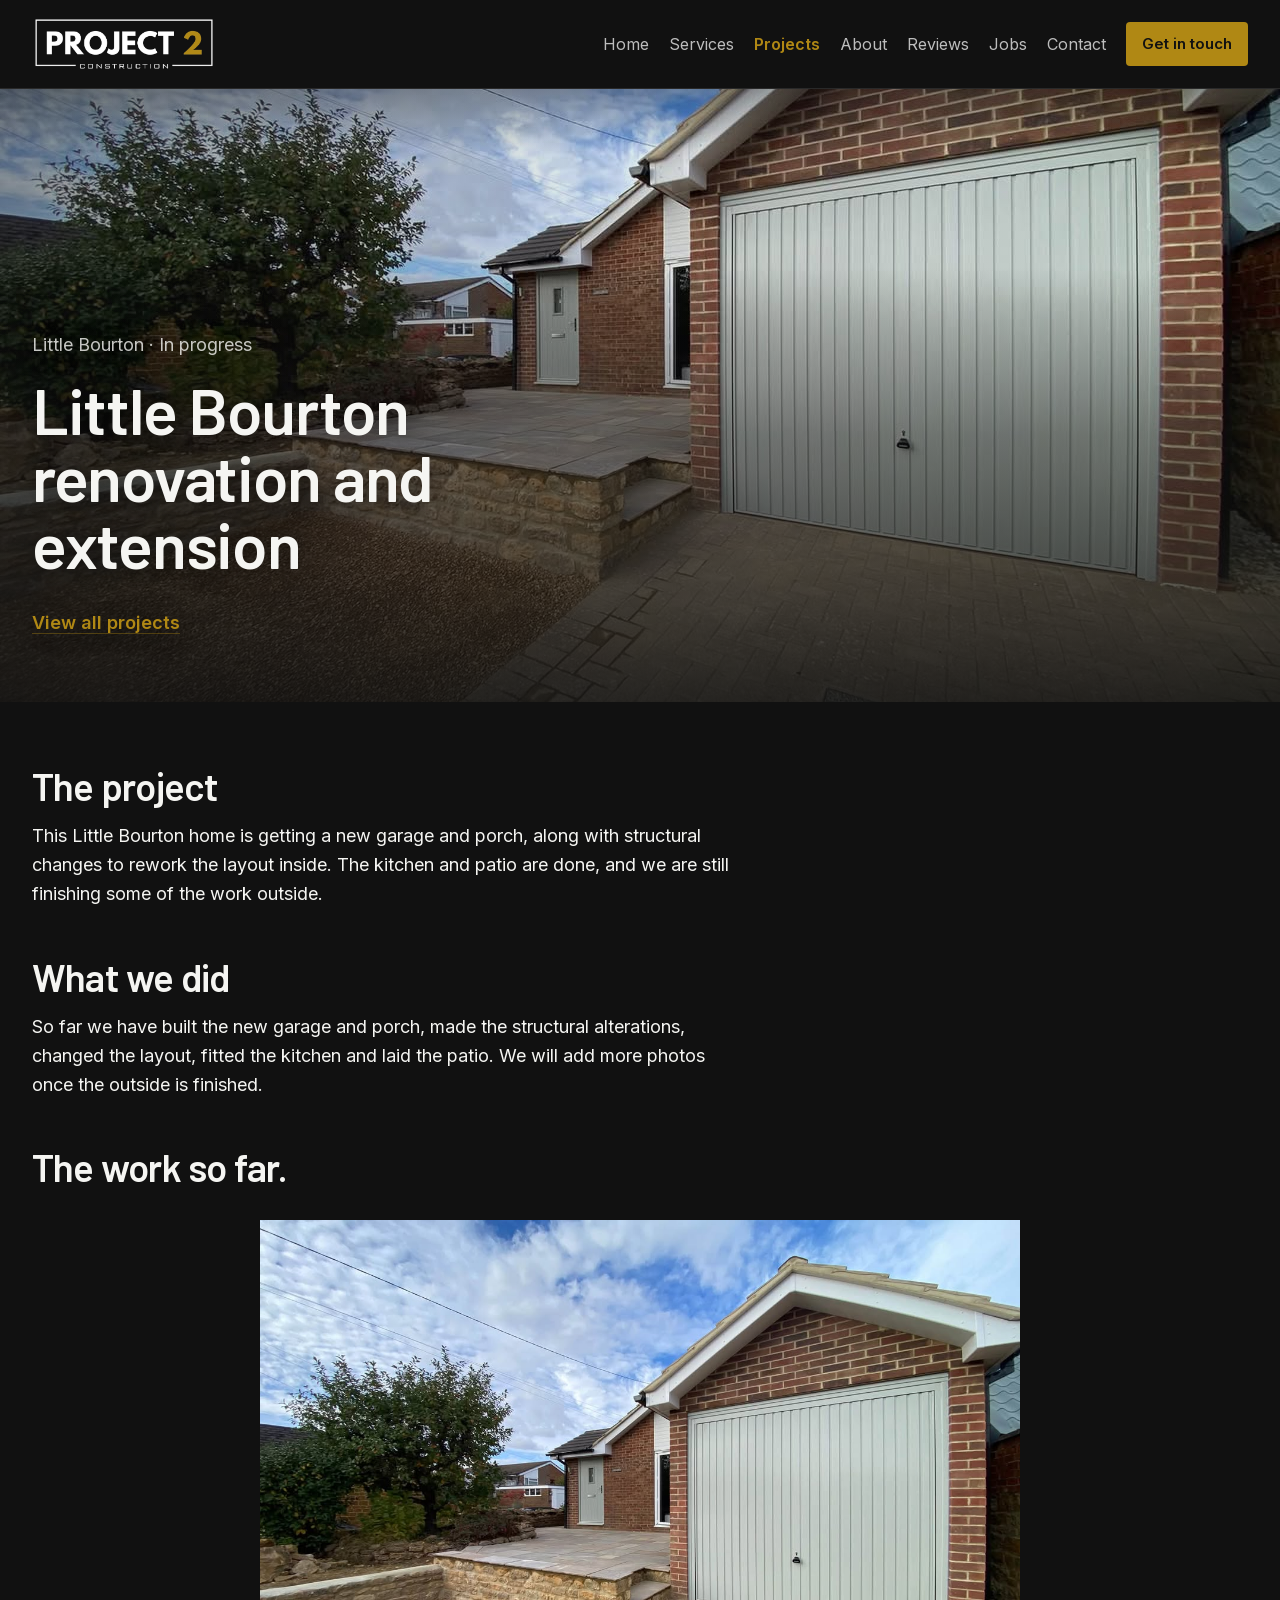
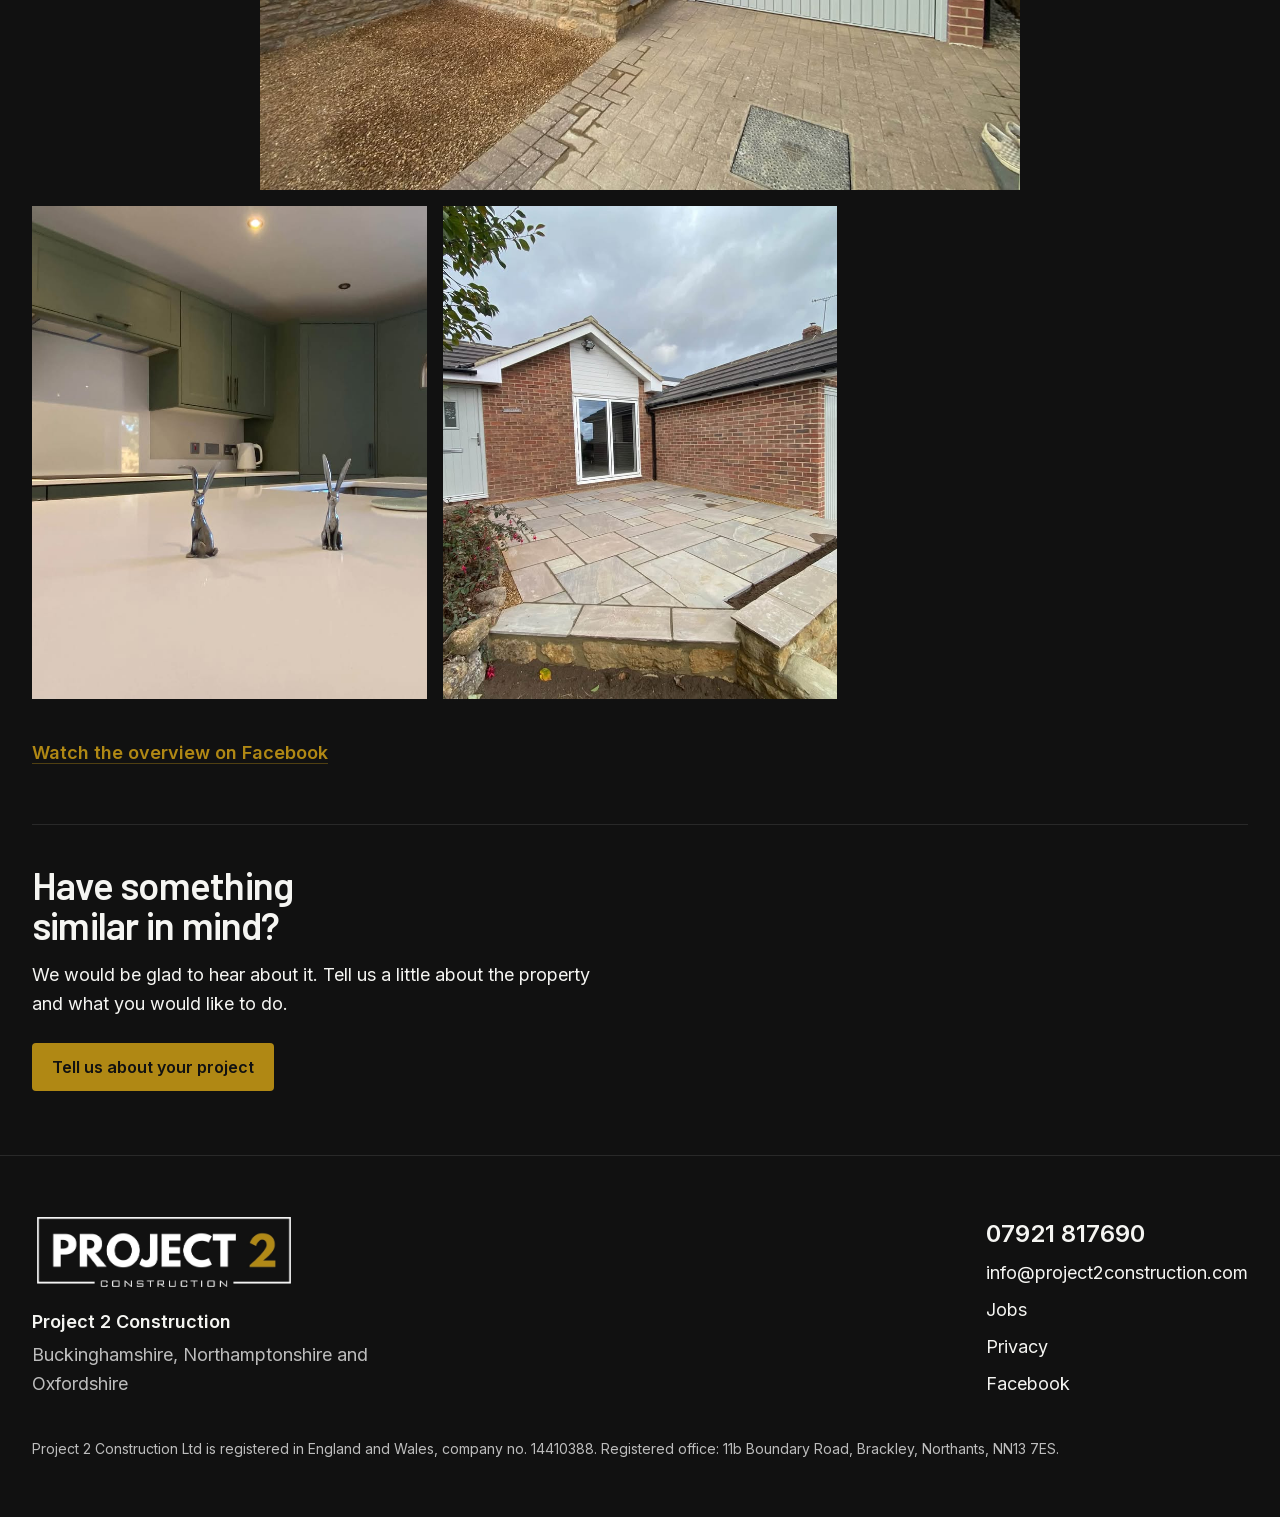
<file: projects/little-bourton/index.html>
<!DOCTYPE html><!--pOdSqVrfr8nNlY6P0ikp5--><html lang="en-GB"><head><meta charSet="utf-8"/><meta name="viewport" content="width=device-width, initial-scale=1"/><link rel="preload" href="/_next/static/media/60c9b95e8d9e49be-s.p.woff2" as="font" crossorigin="" type="font/woff2"/><link rel="preload" href="/_next/static/media/6ad0344ed98ac2e9-s.p.woff2" as="font" crossorigin="" type="font/woff2"/><link rel="preload" href="/_next/static/media/e4af272ccee01ff0-s.p.woff2" as="font" crossorigin="" type="font/woff2"/><link rel="preload" as="image" href="/brand/logo-dark.jpg"/><link rel="preload" as="image" href="/images/bourton-garage.jpg"/><link rel="preload" as="image" href="/images/bourton-kitchen.jpg"/><link rel="preload" as="image" href="/images/bourton-patio.jpg"/><link rel="stylesheet" href="/_next/static/css/72bba7c0485b7fcb.css" data-precedence="next"/><link rel="preload" as="script" fetchPriority="low" href="/_next/static/chunks/webpack-b774d6c717a9c587.js"/><script src="/_next/static/chunks/4bd1b696-c023c6e3521b1417.js" async=""></script><script src="/_next/static/chunks/255-2aa030c9ba2867e3.js" async=""></script><script src="/_next/static/chunks/main-app-5e569ed799458064.js" async=""></script><script src="/_next/static/chunks/619-ba102abea3e3d0e4.js" async=""></script><script src="/_next/static/chunks/app/layout-2bc544f862745160.js" async=""></script><script src="/_next/static/chunks/app/projects/%5Bslug%5D/page-365dc7777f3513e2.js" async=""></script><meta name="next-size-adjust" content=""/><meta name="theme-color" content="#111111"/><title>Little Bourton renovation and extension | Project 2 Construction</title><meta name="description" content="A renovation and extension in Little Bourton, with a new garage and porch, structural changes, a kitchen and a patio. Still in progress."/><meta property="og:title" content="Project 2 Construction"/><meta property="og:description" content="Residential and commercial building work across Buckinghamshire, Northamptonshire and Oxfordshire."/><meta property="og:url" content="https://project2construction.com/"/><meta property="og:site_name" content="Project 2 Construction"/><meta property="og:locale" content="en_GB"/><meta property="og:image" content="https://project2construction.com/images/hero-stone-cottage.jpg"/><meta property="og:image:alt" content="Stone cottage with scaffolding at the front, white sash windows and a tiled roof."/><meta property="og:type" content="website"/><meta name="twitter:card" content="summary_large_image"/><meta name="twitter:title" content="Project 2 Construction"/><meta name="twitter:description" content="Residential and commercial building work across Buckinghamshire, Northamptonshire and Oxfordshire."/><meta name="twitter:image" content="https://project2construction.com/images/hero-stone-cottage.jpg"/><meta name="twitter:image:alt" content="Stone cottage with scaffolding at the front, white sash windows and a tiled roof."/><link rel="icon" href="/brand/logo-dark.jpg"/><script src="/_next/static/chunks/polyfills-42372ed130431b0a.js" noModule=""></script></head><body class="__variable_80b140 __variable_879338 antialiased"><div hidden=""><!--$--><!--/$--></div><a href="#content" class="sr-only focus:not-sr-only focus:absolute focus:left-4 focus:top-4 focus:z-[70] focus:bg-paper focus:px-4 focus:py-2 focus:text-canvas">Skip to content</a><header class="fixed inset-x-0 top-0 z-50 border-b border-white/10 bg-canvas"><div class="mx-auto flex h-[5rem] max-w-[1440px] md:h-[5.5rem] items-center justify-between gap-4 px-5 md:px-8"><a class="shrink-0" href="/"><img src="/brand/logo-dark.jpg" alt="Project 2 Construction" width="1278" height="388" class="h-12 w-auto md:h-14"/></a><nav class="hidden items-center gap-5 lg:flex" aria-label="Main"><a class="text-base text-muted hover:text-paper" href="/">Home</a><a class="text-base text-muted hover:text-paper" href="/services/">Services</a><a aria-current="page" class="text-base font-semibold text-gold" href="/projects/">Projects</a><a class="text-base text-muted hover:text-paper" href="/about/">About</a><a class="text-base text-muted hover:text-paper" href="/reviews/">Reviews</a><a class="text-base text-muted hover:text-paper" href="/jobs/">Jobs</a><a class="text-base text-muted hover:text-paper" href="/contact/">Contact</a><a class="inline-flex min-h-11 items-center rounded-[4px] bg-gold px-4 text-[15px] font-semibold text-canvas hover:bg-[#c49a16]" href="/contact/">Get in touch</a></nav><button type="button" class="inline-flex min-h-11 items-center gap-2 rounded-[4px] border border-white/15 px-3 text-base font-semibold text-paper lg:hidden" aria-expanded="false" aria-controls="_R_5b_"><svg width="18" height="18" viewBox="0 0 18 18" aria-hidden="true"><path d="M3 5h12M3 9h12M3 13h12" stroke="currentColor" stroke-width="1.6"></path></svg>Menu</button></div></header><main id="content"><article><section class="relative min-h-[78svh] overflow-hidden bg-canvas"><img src="/images/bourton-garage.jpg" alt="New garage and porch at Little Bourton, with stone paving in front of the house." width="1280" height="960" class="absolute inset-0 h-full w-full object-cover"/><div class="hero-scrim absolute inset-0"></div><div class="poster-copy relative mx-auto flex min-h-[78svh] w-full max-w-[1440px] flex-col justify-end px-5 pb-12 pt-32 md:px-8 md:pb-16"><p class="text-[18px] text-paper/80">Little Bourton · In progress</p><h1 class="font-display mt-4 max-w-[18ch] text-[clamp(36px,5vw,64px)] text-paper">Little Bourton renovation and extension</h1><div class="mt-8"><a class="font-semibold text-gold underline decoration-gold/40 underline-offset-4 hover:decoration-gold" href="/projects/">View all projects</a></div></div></section><div class="mx-auto w-full max-w-[1440px] px-5 py-12 md:px-8 lg:py-16"><h2 class="font-display text-[clamp(28px,3vw,40px)] text-paper">The project</h2><p class="mt-4 max-w-[65ch] text-[18px] leading-[1.6] text-paper">This Little Bourton home is getting a new garage and porch, along with structural changes to rework the layout inside. The kitchen and patio are done, and we are still finishing some of the work outside.</p><h2 class="font-display mt-12 text-[clamp(28px,3vw,40px)] text-paper">What we did</h2><p class="mt-4 max-w-[65ch] text-[18px] leading-[1.6] text-paper">So far we have built the new garage and porch, made the structural alterations, changed the layout, fitted the kitchen and laid the patio. We will add more photos once the outside is finished.</p><h2 class="font-display mt-12 text-[clamp(28px,3vw,40px)] text-paper">The work so far.</h2><div class="mt-8"><ul class="grid grid-cols-1 gap-4 sm:grid-cols-2 lg:grid-cols-3"><li class="sm:col-span-2 lg:col-span-3"><button type="button" class="shot w-full bg-canvas flex justify-center"><img src="/images/bourton-garage.jpg" alt="New garage and porch at Little Bourton, with stone paving in front of the house." width="1280" height="960" class="mx-auto w-full max-w-[760px] object-contain"/></button></li><li><button type="button" class="shot w-full bg-canvas block"><img src="/images/bourton-kitchen.jpg" alt="Kitchen at Little Bourton, with sage green units, a white worktop and a stainless steel tap." width="1280" height="960" class="aspect-[4/5] w-full object-cover"/></button></li><li><button type="button" class="shot w-full bg-canvas block"><img src="/images/bourton-patio.jpg" alt="Stone patio between the new porch, sliding doors and garage at Little Bourton." width="1280" height="960" class="aspect-[4/5] w-full object-cover"/></button></li></ul></div><p class="mt-10"><a href="https://www.facebook.com/P2C.Project2Construction/videos/were-almost-ready-to-show-you-around-our-little-bourton-projectfrom-the-new-gara/2542829826231160/" class="font-semibold text-gold underline decoration-gold/40 underline-offset-4" target="_blank" rel="noreferrer">Watch the overview on Facebook</a></p><div class="mt-14 border-t border-white/10 pt-10"><h2 class="font-display max-w-[14ch] text-[clamp(28px,3vw,40px)] text-paper">Have something similar in mind?</h2><p class="mt-4 max-w-[52ch] text-[18px] leading-[1.6] text-paper">We would be glad to hear about it. Tell us a little about the property and what you would like to do.</p><div class="mt-6"><a class="inline-flex min-h-12 items-center justify-center rounded-[4px] bg-gold px-5 text-base font-semibold text-canvas hover:bg-[#c49a16]" href="/contact/">Tell us about your project</a></div></div></div></article><!--$--><!--/$--></main><footer class="border-t border-white/10 bg-canvas px-5 py-14 md:px-8"><div class="mx-auto flex max-w-[1440px] flex-col gap-10 md:flex-row md:items-end md:justify-between"><div><img src="/brand/logo-dark.jpg" alt="" width="1278" height="388" class="h-16 w-auto md:h-20"/><p class="mt-4 font-semibold text-paper">Project 2 Construction</p><p class="mt-1 max-w-[36ch] text-muted">Buckinghamshire, Northamptonshire and Oxfordshire</p></div><ul class="space-y-2"><li><a href="tel:+447921817690" class="text-2xl font-semibold text-paper hover:text-gold">07921 817690</a></li><li><a href="mailto:info@project2construction.com" class="text-paper hover:text-gold">info@project2construction.com</a></li><li><a class="text-paper hover:text-gold" href="/jobs/">Jobs</a></li><li><a class="text-paper hover:text-gold" href="/privacy/">Privacy</a></li><li><a href="https://www.facebook.com/share/1CSErFWpfr/?mibextid=wwXIfr" class="text-paper hover:text-gold" target="_blank" rel="noreferrer">Facebook</a></li></ul></div><p class="mx-auto mt-10 max-w-[1440px] text-sm leading-[1.6] text-muted">Project 2 Construction Ltd<!-- --> is registered in England and Wales, company no. <!-- -->14410388<!-- -->. Registered office:<!-- --> <!-- -->11b Boundary Road, Brackley, Northants, NN13 7ES<!-- -->.</p></footer><script src="/_next/static/chunks/webpack-b774d6c717a9c587.js" id="_R_" async=""></script><script>(self.__next_f=self.__next_f||[]).push([0])</script><script>self.__next_f.push([1,"1:\"$Sreact.fragment\"\n2:I[6339,[\"619\",\"static/chunks/619-ba102abea3e3d0e4.js\",\"177\",\"static/chunks/app/layout-2bc544f862745160.js\"],\"Header\"]\n3:I[9766,[],\"\"]\n4:I[8924,[],\"\"]\n5:I[2619,[\"619\",\"static/chunks/619-ba102abea3e3d0e4.js\",\"419\",\"static/chunks/app/projects/%5Bslug%5D/page-365dc7777f3513e2.js\"],\"\"]\n7:I[4431,[],\"OutletBoundary\"]\n9:I[5278,[],\"AsyncMetadataOutlet\"]\nb:I[4431,[],\"ViewportBoundary\"]\nd:I[4431,[],\"MetadataBoundary\"]\ne:\"$Sreact.suspense\"\n10:I[7150,[],\"\"]\n:HL[\"/_next/static/media/60c9b95e8d9e49be-s.p.woff2\",\"font\",{\"crossOrigin\":\"\",\"type\":\"font/woff2\"}]\n:HL[\"/_next/static/media/6ad0344ed98ac2e9-s.p.woff2\",\"font\",{\"crossOrigin\":\"\",\"type\":\"font/woff2\"}]\n:HL[\"/_next/static/media/e4af272ccee01ff0-s.p.woff2\",\"font\",{\"crossOrigin\":\"\",\"type\":\"font/woff2\"}]\n:HL[\"/_next/static/css/72bba7c0485b7fcb.css\",\"style\"]\n"])</script><script>self.__next_f.push([1,"0:{\"P\":null,\"b\":\"pOdSqVrfr8nNlY6P0ikp5\",\"p\":\"\",\"c\":[\"\",\"projects\",\"little-bourton\",\"\"],\"i\":false,\"f\":[[[\"\",{\"children\":[\"projects\",{\"children\":[[\"slug\",\"little-bourton\",\"d\"],{\"children\":[\"__PAGE__\",{}]}]}]},\"$undefined\",\"$undefined\",true],[\"\",[\"$\",\"$1\",\"c\",{\"children\":[[[\"$\",\"link\",\"0\",{\"rel\":\"stylesheet\",\"href\":\"/_next/static/css/72bba7c0485b7fcb.css\",\"precedence\":\"next\",\"crossOrigin\":\"$undefined\",\"nonce\":\"$undefined\"}]],[\"$\",\"html\",null,{\"lang\":\"en-GB\",\"children\":[\"$\",\"body\",null,{\"className\":\"__variable_80b140 __variable_879338 antialiased\",\"children\":[[\"$\",\"a\",null,{\"href\":\"#content\",\"className\":\"sr-only focus:not-sr-only focus:absolute focus:left-4 focus:top-4 focus:z-[70] focus:bg-paper focus:px-4 focus:py-2 focus:text-canvas\",\"children\":\"Skip to content\"}],[\"$\",\"$L2\",null,{}],[\"$\",\"main\",null,{\"id\":\"content\",\"children\":[\"$\",\"$L3\",null,{\"parallelRouterKey\":\"children\",\"error\":\"$undefined\",\"errorStyles\":\"$undefined\",\"errorScripts\":\"$undefined\",\"template\":[\"$\",\"$L4\",null,{}],\"templateStyles\":\"$undefined\",\"templateScripts\":\"$undefined\",\"notFound\":[[\"$\",\"article\",null,{\"className\":\"mx-auto w-full max-w-[1440px] px-5 pb-20 pt-36 md:px-8 md:pt-44\",\"children\":[[\"$\",\"h1\",null,{\"className\":\"font-display text-[clamp(36px,5vw,64px)] text-paper\",\"children\":\"Page not found\"}],[\"$\",\"p\",null,{\"className\":\"mt-6 max-w-[40ch] text-[18px] leading-[1.6] text-muted\",\"children\":\"That page is not on this site.\"}],[\"$\",\"p\",null,{\"className\":\"mt-8\",\"children\":[\"$\",\"$L5\",null,{\"href\":\"/\",\"className\":\"font-semibold text-gold underline underline-offset-4\",\"children\":\"Back to the homepage\"}]}]]}],[]],\"forbidden\":\"$undefined\",\"unauthorized\":\"$undefined\"}]}],[\"$\",\"footer\",null,{\"className\":\"border-t border-white/10 bg-canvas px-5 py-14 md:px-8\",\"children\":[[\"$\",\"div\",null,{\"className\":\"mx-auto flex max-w-[1440px] flex-col gap-10 md:flex-row md:items-end md:justify-between\",\"children\":[[\"$\",\"div\",null,{\"children\":[[\"$\",\"img\",null,{\"src\":\"/brand/logo-dark.jpg\",\"alt\":\"\",\"width\":1278,\"height\":388,\"className\":\"h-16 w-auto md:h-20\"}],[\"$\",\"p\",null,{\"className\":\"mt-4 font-semibold text-paper\",\"children\":\"Project 2 Construction\"}],[\"$\",\"p\",null,{\"className\":\"mt-1 max-w-[36ch] text-muted\",\"children\":\"Buckinghamshire, Northamptonshire and Oxfordshire\"}]]}],[\"$\",\"ul\",null,{\"className\":\"space-y-2\",\"children\":[[\"$\",\"li\",null,{\"children\":[\"$\",\"a\",null,{\"href\":\"tel:+447921817690\",\"className\":\"text-2xl font-semibold text-paper hover:text-gold\",\"children\":\"07921 817690\"}]}],[\"$\",\"li\",null,{\"children\":[\"$\",\"a\",null,{\"href\":\"mailto:info@project2construction.com\",\"className\":\"text-paper hover:text-gold\",\"children\":\"info@project2construction.com\"}]}],[\"$\",\"li\",null,{\"children\":[\"$\",\"$L5\",null,{\"href\":\"/jobs\",\"className\":\"text-paper hover:text-gold\",\"children\":\"Jobs\"}]}],[\"$\",\"li\",null,{\"children\":[\"$\",\"$L5\",null,{\"href\":\"/privacy\",\"className\":\"text-paper hover:text-gold\",\"children\":\"Privacy\"}]}],[\"$\",\"li\",null,{\"children\":[\"$\",\"a\",null,{\"href\":\"https://www.facebook.com/share/1CSErFWpfr/?mibextid=wwXIfr\",\"className\":\"text-paper hover:text-gold\",\"target\":\"_blank\",\"rel\":\"noreferrer\",\"children\":\"Facebook\"}]}]]}]]}],[\"$\",\"p\",null,{\"className\":\"mx-auto mt-10 max-w-[1440px] text-sm leading-[1.6] text-muted\",\"children\":[\"Project 2 Construction Ltd\",\" is registered in England and Wales, company no. \",\"14410388\",\". Registered office:\",\" \",\"11b Boundary Road, Brackley, Northants, NN13 7ES\",\".\"]}]]}]]}]}]]}],{\"children\":[\"projects\",[\"$\",\"$1\",\"c\",{\"children\":[null,[\"$\",\"$L3\",null,{\"parallelRouterKey\":\"children\",\"error\":\"$undefined\",\"errorStyles\":\"$undefined\",\"errorScripts\":\"$undefined\",\"template\":[\"$\",\"$L4\",null,{}],\"templateStyles\":\"$undefined\",\"templateScripts\":\"$undefined\",\"notFound\":\"$undefined\",\"forbidden\":\"$undefined\",\"unauthorized\":\"$undefined\"}]]}],{\"children\":[[\"slug\",\"little-bourton\",\"d\"],[\"$\",\"$1\",\"c\",{\"children\":[null,[\"$\",\"$L3\",null,{\"parallelRouterKey\":\"children\",\"error\":\"$undefined\",\"errorStyles\":\"$undefined\",\"errorScripts\":\"$undefined\",\"template\":[\"$\",\"$L4\",null,{}],\"templateStyles\":\"$undefined\",\"templateScripts\":\"$undefined\",\"notFound\":\"$undefined\",\"forbidden\":\"$undefined\",\"unauthorized\":\"$undefined\"}]]}],{\"children\":[\"__PAGE__\",[\"$\",\"$1\",\"c\",{\"children\":[\"$L6\",null,[\"$\",\"$L7\",null,{\"children\":[\"$L8\",[\"$\",\"$L9\",null,{\"promise\":\"$@a\"}]]}]]}],{},null,false]},null,false]},null,false]},null,false],[\"$\",\"$1\",\"h\",{\"children\":[null,[[\"$\",\"$Lb\",null,{\"children\":\"$Lc\"}],[\"$\",\"meta\",null,{\"name\":\"next-size-adjust\",\"content\":\"\"}]],[\"$\",\"$Ld\",null,{\"children\":[\"$\",\"div\",null,{\"hidden\":true,\"children\":[\"$\",\"$e\",null,{\"fallback\":null,\"children\":\"$Lf\"}]}]}]]}],false]],\"m\":\"$undefined\",\"G\":[\"$10\",[]],\"s\":false,\"S\":true}\n"])</script><script>self.__next_f.push([1,"11:I[2752,[\"619\",\"static/chunks/619-ba102abea3e3d0e4.js\",\"419\",\"static/chunks/app/projects/%5Bslug%5D/page-365dc7777f3513e2.js\"],\"Gallery\"]\n"])</script><script>self.__next_f.push([1,"6:[\"$\",\"article\",null,{\"children\":[[\"$\",\"section\",null,{\"className\":\"relative min-h-[78svh] overflow-hidden bg-canvas\",\"children\":[[\"$\",\"img\",null,{\"src\":\"/images/bourton-garage.jpg\",\"alt\":\"New garage and porch at Little Bourton, with stone paving in front of the house.\",\"width\":1280,\"height\":960,\"className\":\"absolute inset-0 h-full w-full object-cover\"}],[\"$\",\"div\",null,{\"className\":\"hero-scrim absolute inset-0\"}],[\"$\",\"div\",null,{\"className\":\"poster-copy relative mx-auto flex min-h-[78svh] w-full max-w-[1440px] flex-col justify-end px-5 pb-12 pt-32 md:px-8 md:pb-16\",\"children\":[[\"$\",\"p\",null,{\"className\":\"text-[18px] text-paper/80\",\"children\":\"Little Bourton · In progress\"}],[\"$\",\"h1\",null,{\"className\":\"font-display mt-4 max-w-[18ch] text-[clamp(36px,5vw,64px)] text-paper\",\"children\":\"Little Bourton renovation and extension\"}],\"$undefined\",[\"$\",\"div\",null,{\"className\":\"mt-8\",\"children\":[\"$\",\"$L5\",null,{\"href\":\"/projects\",\"className\":\"font-semibold text-gold underline decoration-gold/40 underline-offset-4 hover:decoration-gold\",\"children\":\"View all projects\"}]}]]}]]}],[\"$\",\"div\",null,{\"className\":\"mx-auto w-full max-w-[1440px] px-5 py-12 md:px-8 lg:py-16\",\"children\":[[\"$\",\"h2\",null,{\"className\":\"font-display text-[clamp(28px,3vw,40px)] text-paper\",\"children\":\"The project\"}],[\"$\",\"p\",null,{\"className\":\"mt-4 max-w-[65ch] text-[18px] leading-[1.6] text-paper\",\"children\":\"This Little Bourton home is getting a new garage and porch, along with structural changes to rework the layout inside. The kitchen and patio are done, and we are still finishing some of the work outside.\"}],[\"$\",\"h2\",null,{\"className\":\"font-display mt-12 text-[clamp(28px,3vw,40px)] text-paper\",\"children\":\"What we did\"}],[\"$\",\"p\",null,{\"className\":\"mt-4 max-w-[65ch] text-[18px] leading-[1.6] text-paper\",\"children\":\"So far we have built the new garage and porch, made the structural alterations, changed the layout, fitted the kitchen and laid the patio. We will add more photos once the outside is finished.\"}],[\"$\",\"h2\",null,{\"className\":\"font-display mt-12 text-[clamp(28px,3vw,40px)] text-paper\",\"children\":\"The work so far.\"}],[\"$\",\"div\",null,{\"className\":\"mt-8\",\"children\":[\"$\",\"$L11\",null,{\"images\":[{\"src\":\"/images/bourton-garage.jpg\",\"alt\":\"New garage and porch at Little Bourton, with stone paving in front of the house.\",\"width\":1280,\"height\":960},{\"src\":\"/images/bourton-kitchen.jpg\",\"alt\":\"Kitchen at Little Bourton, with sage green units, a white worktop and a stainless steel tap.\",\"width\":1280,\"height\":960},{\"src\":\"/images/bourton-patio.jpg\",\"alt\":\"Stone patio between the new porch, sliding doors and garage at Little Bourton.\",\"width\":1280,\"height\":960}]}]}],\"$undefined\",[\"$\",\"p\",null,{\"className\":\"mt-10\",\"children\":[\"$\",\"a\",null,{\"href\":\"https://www.facebook.com/P2C.Project2Construction/videos/were-almost-ready-to-show-you-around-our-little-bourton-projectfrom-the-new-gara/2542829826231160/\",\"className\":\"font-semibold text-gold underline decoration-gold/40 underline-offset-4\",\"target\":\"_blank\",\"rel\":\"noreferrer\",\"children\":\"Watch the overview on Facebook\"}]}],[\"$\",\"div\",null,{\"className\":\"mt-14 border-t border-white/10 pt-10\",\"children\":[[\"$\",\"h2\",null,{\"className\":\"font-display max-w-[14ch] text-[clamp(28px,3vw,40px)] text-paper\",\"children\":\"Have something similar in mind?\"}],[\"$\",\"p\",null,{\"className\":\"mt-4 max-w-[52ch] text-[18px] leading-[1.6] text-paper\",\"children\":\"We would be glad to hear about it. Tell us a little about the property and what you would like to do.\"}],[\"$\",\"div\",null,{\"className\":\"mt-6\",\"children\":[\"$\",\"$L5\",null,{\"href\":\"/contact\",\"className\":\"inline-flex min-h-12 items-center justify-center rounded-[4px] bg-gold px-5 text-base font-semibold text-canvas hover:bg-[#c49a16]\",\"children\":\"Tell us about your project\"}]}]]}]]}]]}]\n"])</script><script>self.__next_f.push([1,"c:[[\"$\",\"meta\",\"0\",{\"charSet\":\"utf-8\"}],[\"$\",\"meta\",\"1\",{\"name\":\"viewport\",\"content\":\"width=device-width, initial-scale=1\"}],[\"$\",\"meta\",\"2\",{\"name\":\"theme-color\",\"content\":\"#111111\"}]]\n8:null\n"])</script><script>self.__next_f.push([1,"12:I[622,[],\"IconMark\"]\n"])</script><script>self.__next_f.push([1,"a:{\"metadata\":[[\"$\",\"title\",\"0\",{\"children\":\"Little Bourton renovation and extension | Project 2 Construction\"}],[\"$\",\"meta\",\"1\",{\"name\":\"description\",\"content\":\"A renovation and extension in Little Bourton, with a new garage and porch, structural changes, a kitchen and a patio. Still in progress.\"}],[\"$\",\"meta\",\"2\",{\"property\":\"og:title\",\"content\":\"Project 2 Construction\"}],[\"$\",\"meta\",\"3\",{\"property\":\"og:description\",\"content\":\"Residential and commercial building work across Buckinghamshire, Northamptonshire and Oxfordshire.\"}],[\"$\",\"meta\",\"4\",{\"property\":\"og:url\",\"content\":\"https://project2construction.com/\"}],[\"$\",\"meta\",\"5\",{\"property\":\"og:site_name\",\"content\":\"Project 2 Construction\"}],[\"$\",\"meta\",\"6\",{\"property\":\"og:locale\",\"content\":\"en_GB\"}],[\"$\",\"meta\",\"7\",{\"property\":\"og:image\",\"content\":\"https://project2construction.com/images/hero-stone-cottage.jpg\"}],[\"$\",\"meta\",\"8\",{\"property\":\"og:image:alt\",\"content\":\"Stone cottage with scaffolding at the front, white sash windows and a tiled roof.\"}],[\"$\",\"meta\",\"9\",{\"property\":\"og:type\",\"content\":\"website\"}],[\"$\",\"meta\",\"10\",{\"name\":\"twitter:card\",\"content\":\"summary_large_image\"}],[\"$\",\"meta\",\"11\",{\"name\":\"twitter:title\",\"content\":\"Project 2 Construction\"}],[\"$\",\"meta\",\"12\",{\"name\":\"twitter:description\",\"content\":\"Residential and commercial building work across Buckinghamshire, Northamptonshire and Oxfordshire.\"}],[\"$\",\"meta\",\"13\",{\"name\":\"twitter:image\",\"content\":\"https://project2construction.com/images/hero-stone-cottage.jpg\"}],[\"$\",\"meta\",\"14\",{\"name\":\"twitter:image:alt\",\"content\":\"Stone cottage with scaffolding at the front, white sash windows and a tiled roof.\"}],[\"$\",\"link\",\"15\",{\"rel\":\"icon\",\"href\":\"/brand/logo-dark.jpg\"}],[\"$\",\"$L12\",\"16\",{}]],\"error\":null,\"digest\":\"$undefined\"}\n"])</script><script>self.__next_f.push([1,"f:\"$a:metadata\"\n"])</script></body></html>
</file>
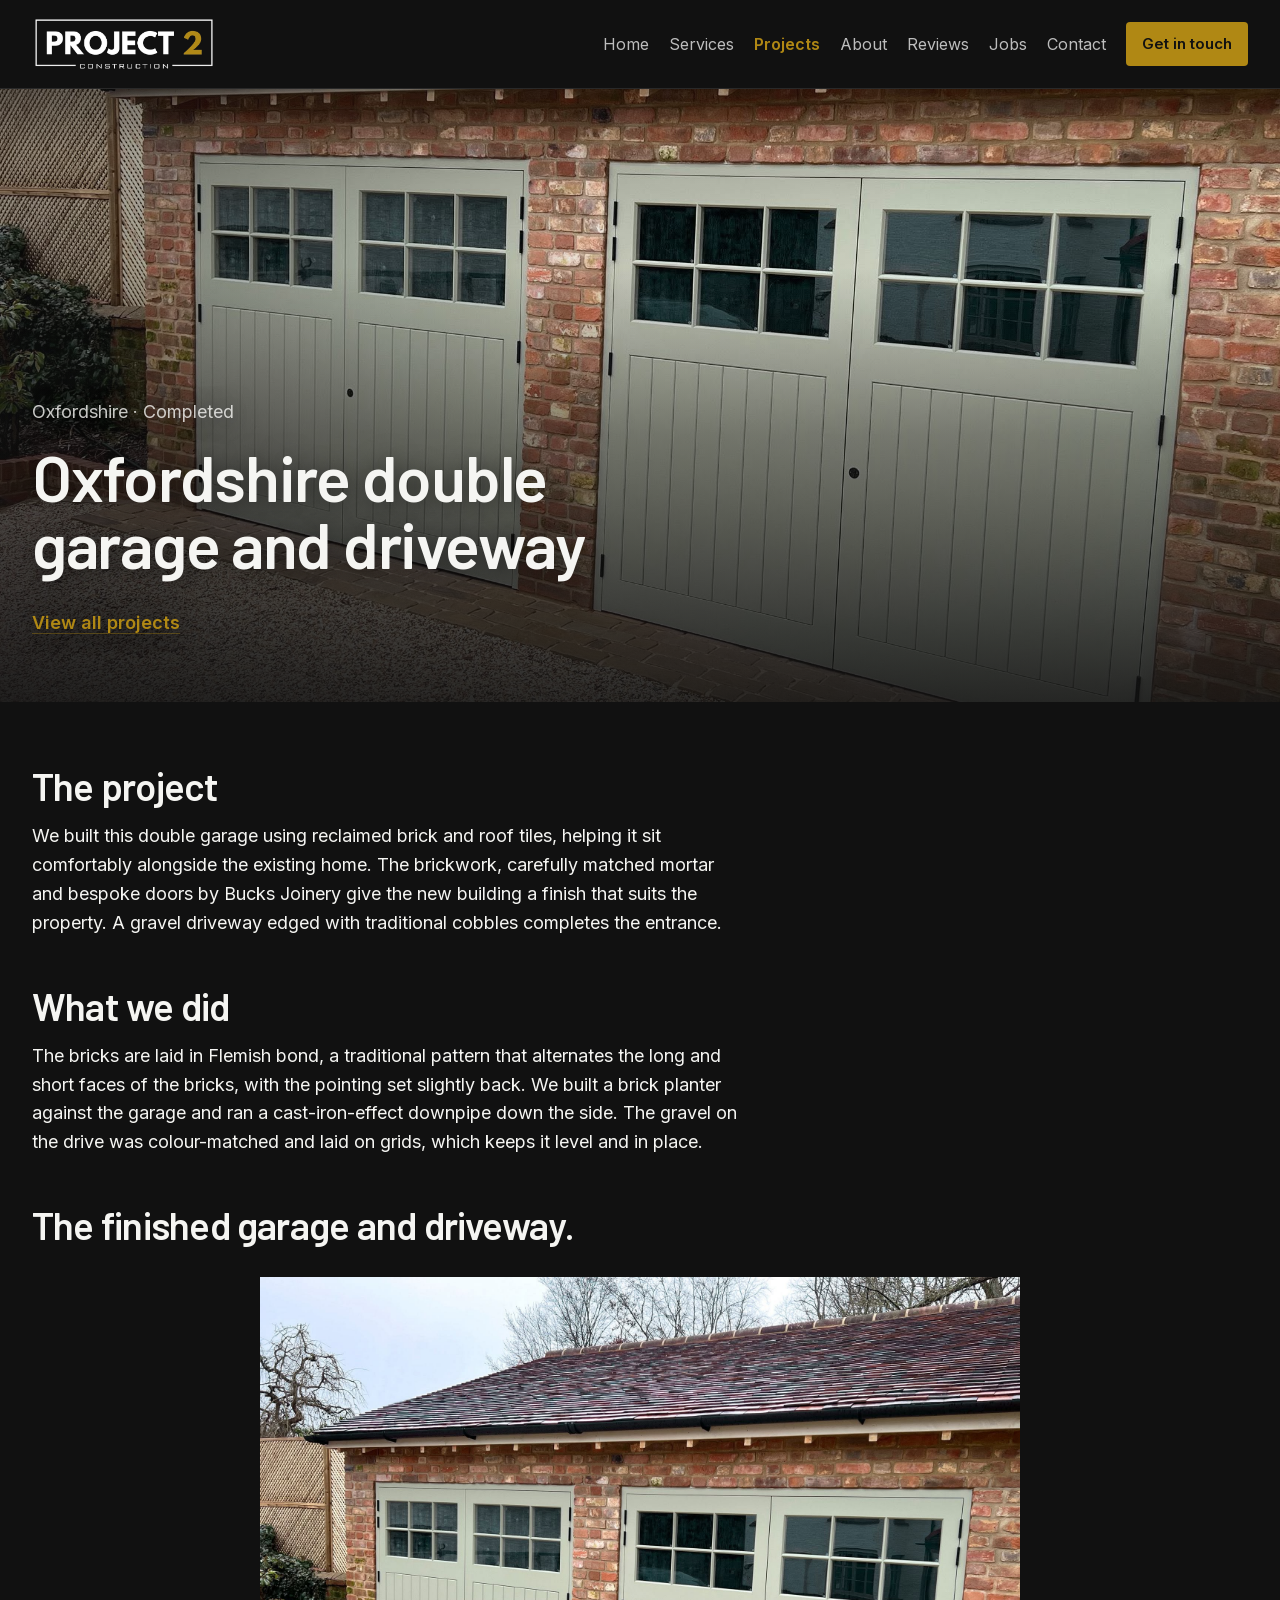
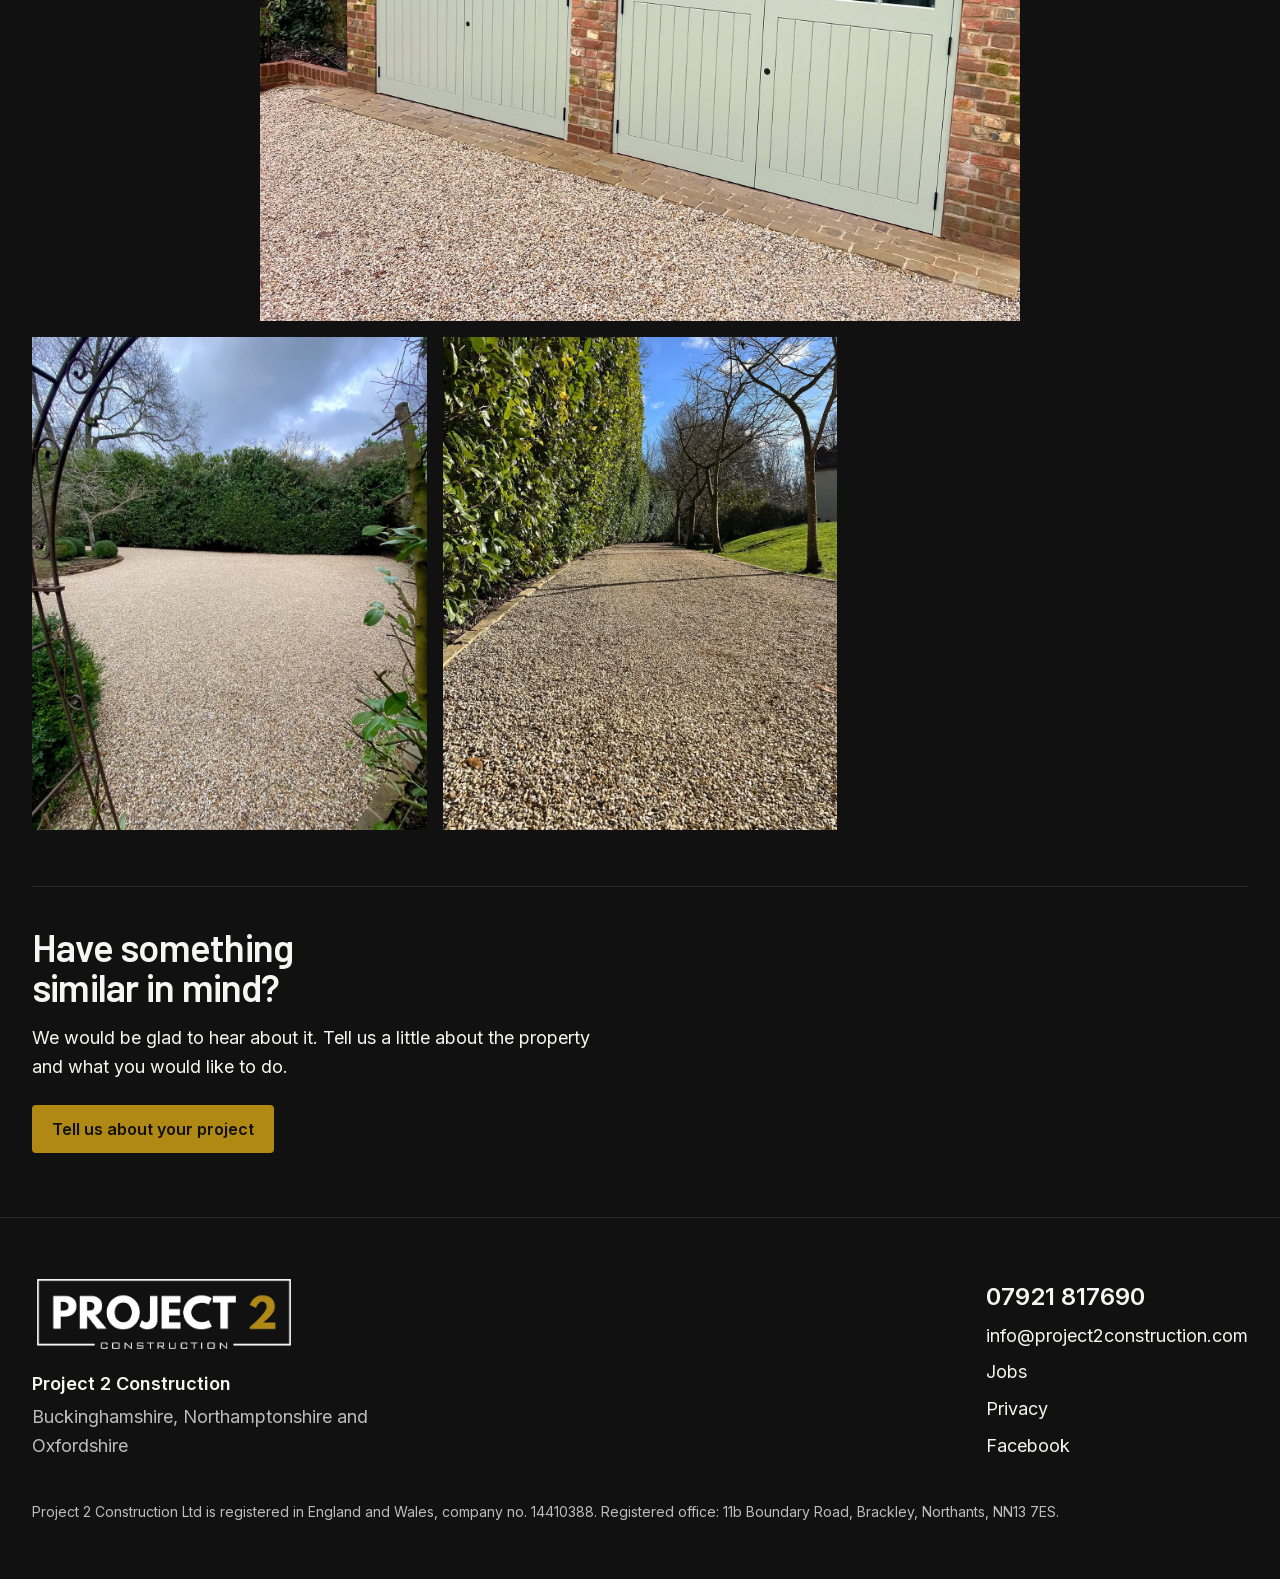
<file: projects/oxfordshire-double-garage/index.html>
<!DOCTYPE html><!--pOdSqVrfr8nNlY6P0ikp5--><html lang="en-GB"><head><meta charSet="utf-8"/><meta name="viewport" content="width=device-width, initial-scale=1"/><link rel="preload" href="/_next/static/media/60c9b95e8d9e49be-s.p.woff2" as="font" crossorigin="" type="font/woff2"/><link rel="preload" href="/_next/static/media/6ad0344ed98ac2e9-s.p.woff2" as="font" crossorigin="" type="font/woff2"/><link rel="preload" href="/_next/static/media/e4af272ccee01ff0-s.p.woff2" as="font" crossorigin="" type="font/woff2"/><link rel="preload" as="image" href="/brand/logo-dark.jpg"/><link rel="preload" as="image" href="/images/garage-doors.jpg"/><link rel="preload" as="image" href="/images/garage-turning.jpg"/><link rel="preload" as="image" href="/images/garage-drive.jpg"/><link rel="stylesheet" href="/_next/static/css/72bba7c0485b7fcb.css" data-precedence="next"/><link rel="preload" as="script" fetchPriority="low" href="/_next/static/chunks/webpack-b774d6c717a9c587.js"/><script src="/_next/static/chunks/4bd1b696-c023c6e3521b1417.js" async=""></script><script src="/_next/static/chunks/255-2aa030c9ba2867e3.js" async=""></script><script src="/_next/static/chunks/main-app-5e569ed799458064.js" async=""></script><script src="/_next/static/chunks/619-ba102abea3e3d0e4.js" async=""></script><script src="/_next/static/chunks/app/layout-2bc544f862745160.js" async=""></script><script src="/_next/static/chunks/app/projects/%5Bslug%5D/page-365dc7777f3513e2.js" async=""></script><meta name="next-size-adjust" content=""/><meta name="theme-color" content="#111111"/><title>Oxfordshire double garage and driveway | Project 2 Construction</title><meta name="description" content="A double garage and gravel driveway in Oxfordshire, built from reclaimed brick and tiles, with bespoke doors by Bucks Joinery."/><meta property="og:title" content="Project 2 Construction"/><meta property="og:description" content="Residential and commercial building work across Buckinghamshire, Northamptonshire and Oxfordshire."/><meta property="og:url" content="https://project2construction.com/"/><meta property="og:site_name" content="Project 2 Construction"/><meta property="og:locale" content="en_GB"/><meta property="og:image" content="https://project2construction.com/images/hero-stone-cottage.jpg"/><meta property="og:image:alt" content="Stone cottage with scaffolding at the front, white sash windows and a tiled roof."/><meta property="og:type" content="website"/><meta name="twitter:card" content="summary_large_image"/><meta name="twitter:title" content="Project 2 Construction"/><meta name="twitter:description" content="Residential and commercial building work across Buckinghamshire, Northamptonshire and Oxfordshire."/><meta name="twitter:image" content="https://project2construction.com/images/hero-stone-cottage.jpg"/><meta name="twitter:image:alt" content="Stone cottage with scaffolding at the front, white sash windows and a tiled roof."/><link rel="icon" href="/brand/logo-dark.jpg"/><script src="/_next/static/chunks/polyfills-42372ed130431b0a.js" noModule=""></script></head><body class="__variable_80b140 __variable_879338 antialiased"><div hidden=""><!--$--><!--/$--></div><a href="#content" class="sr-only focus:not-sr-only focus:absolute focus:left-4 focus:top-4 focus:z-[70] focus:bg-paper focus:px-4 focus:py-2 focus:text-canvas">Skip to content</a><header class="fixed inset-x-0 top-0 z-50 border-b border-white/10 bg-canvas"><div class="mx-auto flex h-[5rem] max-w-[1440px] md:h-[5.5rem] items-center justify-between gap-4 px-5 md:px-8"><a class="shrink-0" href="/"><img src="/brand/logo-dark.jpg" alt="Project 2 Construction" width="1278" height="388" class="h-12 w-auto md:h-14"/></a><nav class="hidden items-center gap-5 lg:flex" aria-label="Main"><a class="text-base text-muted hover:text-paper" href="/">Home</a><a class="text-base text-muted hover:text-paper" href="/services/">Services</a><a aria-current="page" class="text-base font-semibold text-gold" href="/projects/">Projects</a><a class="text-base text-muted hover:text-paper" href="/about/">About</a><a class="text-base text-muted hover:text-paper" href="/reviews/">Reviews</a><a class="text-base text-muted hover:text-paper" href="/jobs/">Jobs</a><a class="text-base text-muted hover:text-paper" href="/contact/">Contact</a><a class="inline-flex min-h-11 items-center rounded-[4px] bg-gold px-4 text-[15px] font-semibold text-canvas hover:bg-[#c49a16]" href="/contact/">Get in touch</a></nav><button type="button" class="inline-flex min-h-11 items-center gap-2 rounded-[4px] border border-white/15 px-3 text-base font-semibold text-paper lg:hidden" aria-expanded="false" aria-controls="_R_5b_"><svg width="18" height="18" viewBox="0 0 18 18" aria-hidden="true"><path d="M3 5h12M3 9h12M3 13h12" stroke="currentColor" stroke-width="1.6"></path></svg>Menu</button></div></header><main id="content"><article><section class="relative min-h-[78svh] overflow-hidden bg-canvas"><img src="/images/garage-doors.jpg" alt="Finished Oxfordshire double garage in reclaimed brick, with sage green bespoke doors, a tiled roof and a gravel drive edged in cobbles." width="2048" height="1734" class="absolute inset-0 h-full w-full object-cover"/><div class="hero-scrim absolute inset-0"></div><div class="poster-copy relative mx-auto flex min-h-[78svh] w-full max-w-[1440px] flex-col justify-end px-5 pb-12 pt-32 md:px-8 md:pb-16"><p class="text-[18px] text-paper/80">Oxfordshire · Completed</p><h1 class="font-display mt-4 max-w-[18ch] text-[clamp(36px,5vw,64px)] text-paper">Oxfordshire double garage and driveway</h1><div class="mt-8"><a class="font-semibold text-gold underline decoration-gold/40 underline-offset-4 hover:decoration-gold" href="/projects/">View all projects</a></div></div></section><div class="mx-auto w-full max-w-[1440px] px-5 py-12 md:px-8 lg:py-16"><h2 class="font-display text-[clamp(28px,3vw,40px)] text-paper">The project</h2><p class="mt-4 max-w-[65ch] text-[18px] leading-[1.6] text-paper">We built this double garage using reclaimed brick and roof tiles, helping it sit comfortably alongside the existing home. The brickwork, carefully matched mortar and bespoke doors by Bucks Joinery give the new building a finish that suits the property. A gravel driveway edged with traditional cobbles completes the entrance.</p><h2 class="font-display mt-12 text-[clamp(28px,3vw,40px)] text-paper">What we did</h2><p class="mt-4 max-w-[65ch] text-[18px] leading-[1.6] text-paper">The bricks are laid in Flemish bond, a traditional pattern that alternates the long and short faces of the bricks, with the pointing set slightly back. We built a brick planter against the garage and ran a cast-iron-effect downpipe down the side. The gravel on the drive was colour-matched and laid on grids, which keeps it level and in place.</p><h2 class="font-display mt-12 text-[clamp(28px,3vw,40px)] text-paper">The finished garage and driveway.</h2><div class="mt-8"><ul class="grid grid-cols-1 gap-4 sm:grid-cols-2 lg:grid-cols-3"><li class="sm:col-span-2 lg:col-span-3"><button type="button" class="shot w-full bg-canvas flex justify-center"><img src="/images/garage-doors.jpg" alt="Finished Oxfordshire double garage in reclaimed brick, with sage green bespoke doors, a tiled roof and a gravel drive edged in cobbles." width="2048" height="1734" class="mx-auto w-full max-w-[760px] object-contain"/></button></li><li><button type="button" class="shot w-full bg-canvas block"><img src="/images/garage-turning.jpg" alt="Gravel turning area on the finished Oxfordshire driveway, with hedges and trees around it." width="960" height="1280" class="aspect-[4/5] w-full object-cover"/></button></li><li><button type="button" class="shot w-full bg-canvas block"><img src="/images/garage-drive.jpg" alt="Gravel driveway running beside a tall hedge on the Oxfordshire garage project." width="960" height="1280" class="aspect-[4/5] w-full object-cover"/></button></li></ul></div><div class="mt-14 border-t border-white/10 pt-10"><h2 class="font-display max-w-[14ch] text-[clamp(28px,3vw,40px)] text-paper">Have something similar in mind?</h2><p class="mt-4 max-w-[52ch] text-[18px] leading-[1.6] text-paper">We would be glad to hear about it. Tell us a little about the property and what you would like to do.</p><div class="mt-6"><a class="inline-flex min-h-12 items-center justify-center rounded-[4px] bg-gold px-5 text-base font-semibold text-canvas hover:bg-[#c49a16]" href="/contact/">Tell us about your project</a></div></div></div></article><!--$--><!--/$--></main><footer class="border-t border-white/10 bg-canvas px-5 py-14 md:px-8"><div class="mx-auto flex max-w-[1440px] flex-col gap-10 md:flex-row md:items-end md:justify-between"><div><img src="/brand/logo-dark.jpg" alt="" width="1278" height="388" class="h-16 w-auto md:h-20"/><p class="mt-4 font-semibold text-paper">Project 2 Construction</p><p class="mt-1 max-w-[36ch] text-muted">Buckinghamshire, Northamptonshire and Oxfordshire</p></div><ul class="space-y-2"><li><a href="tel:+447921817690" class="text-2xl font-semibold text-paper hover:text-gold">07921 817690</a></li><li><a href="mailto:info@project2construction.com" class="text-paper hover:text-gold">info@project2construction.com</a></li><li><a class="text-paper hover:text-gold" href="/jobs/">Jobs</a></li><li><a class="text-paper hover:text-gold" href="/privacy/">Privacy</a></li><li><a href="https://www.facebook.com/share/1CSErFWpfr/?mibextid=wwXIfr" class="text-paper hover:text-gold" target="_blank" rel="noreferrer">Facebook</a></li></ul></div><p class="mx-auto mt-10 max-w-[1440px] text-sm leading-[1.6] text-muted">Project 2 Construction Ltd<!-- --> is registered in England and Wales, company no. <!-- -->14410388<!-- -->. Registered office:<!-- --> <!-- -->11b Boundary Road, Brackley, Northants, NN13 7ES<!-- -->.</p></footer><script src="/_next/static/chunks/webpack-b774d6c717a9c587.js" id="_R_" async=""></script><script>(self.__next_f=self.__next_f||[]).push([0])</script><script>self.__next_f.push([1,"1:\"$Sreact.fragment\"\n2:I[6339,[\"619\",\"static/chunks/619-ba102abea3e3d0e4.js\",\"177\",\"static/chunks/app/layout-2bc544f862745160.js\"],\"Header\"]\n3:I[9766,[],\"\"]\n4:I[8924,[],\"\"]\n5:I[2619,[\"619\",\"static/chunks/619-ba102abea3e3d0e4.js\",\"419\",\"static/chunks/app/projects/%5Bslug%5D/page-365dc7777f3513e2.js\"],\"\"]\n7:I[4431,[],\"OutletBoundary\"]\n9:I[5278,[],\"AsyncMetadataOutlet\"]\nb:I[4431,[],\"ViewportBoundary\"]\nd:I[4431,[],\"MetadataBoundary\"]\ne:\"$Sreact.suspense\"\n10:I[7150,[],\"\"]\n:HL[\"/_next/static/media/60c9b95e8d9e49be-s.p.woff2\",\"font\",{\"crossOrigin\":\"\",\"type\":\"font/woff2\"}]\n:HL[\"/_next/static/media/6ad0344ed98ac2e9-s.p.woff2\",\"font\",{\"crossOrigin\":\"\",\"type\":\"font/woff2\"}]\n:HL[\"/_next/static/media/e4af272ccee01ff0-s.p.woff2\",\"font\",{\"crossOrigin\":\"\",\"type\":\"font/woff2\"}]\n:HL[\"/_next/static/css/72bba7c0485b7fcb.css\",\"style\"]\n"])</script><script>self.__next_f.push([1,"0:{\"P\":null,\"b\":\"pOdSqVrfr8nNlY6P0ikp5\",\"p\":\"\",\"c\":[\"\",\"projects\",\"oxfordshire-double-garage\",\"\"],\"i\":false,\"f\":[[[\"\",{\"children\":[\"projects\",{\"children\":[[\"slug\",\"oxfordshire-double-garage\",\"d\"],{\"children\":[\"__PAGE__\",{}]}]}]},\"$undefined\",\"$undefined\",true],[\"\",[\"$\",\"$1\",\"c\",{\"children\":[[[\"$\",\"link\",\"0\",{\"rel\":\"stylesheet\",\"href\":\"/_next/static/css/72bba7c0485b7fcb.css\",\"precedence\":\"next\",\"crossOrigin\":\"$undefined\",\"nonce\":\"$undefined\"}]],[\"$\",\"html\",null,{\"lang\":\"en-GB\",\"children\":[\"$\",\"body\",null,{\"className\":\"__variable_80b140 __variable_879338 antialiased\",\"children\":[[\"$\",\"a\",null,{\"href\":\"#content\",\"className\":\"sr-only focus:not-sr-only focus:absolute focus:left-4 focus:top-4 focus:z-[70] focus:bg-paper focus:px-4 focus:py-2 focus:text-canvas\",\"children\":\"Skip to content\"}],[\"$\",\"$L2\",null,{}],[\"$\",\"main\",null,{\"id\":\"content\",\"children\":[\"$\",\"$L3\",null,{\"parallelRouterKey\":\"children\",\"error\":\"$undefined\",\"errorStyles\":\"$undefined\",\"errorScripts\":\"$undefined\",\"template\":[\"$\",\"$L4\",null,{}],\"templateStyles\":\"$undefined\",\"templateScripts\":\"$undefined\",\"notFound\":[[\"$\",\"article\",null,{\"className\":\"mx-auto w-full max-w-[1440px] px-5 pb-20 pt-36 md:px-8 md:pt-44\",\"children\":[[\"$\",\"h1\",null,{\"className\":\"font-display text-[clamp(36px,5vw,64px)] text-paper\",\"children\":\"Page not found\"}],[\"$\",\"p\",null,{\"className\":\"mt-6 max-w-[40ch] text-[18px] leading-[1.6] text-muted\",\"children\":\"That page is not on this site.\"}],[\"$\",\"p\",null,{\"className\":\"mt-8\",\"children\":[\"$\",\"$L5\",null,{\"href\":\"/\",\"className\":\"font-semibold text-gold underline underline-offset-4\",\"children\":\"Back to the homepage\"}]}]]}],[]],\"forbidden\":\"$undefined\",\"unauthorized\":\"$undefined\"}]}],[\"$\",\"footer\",null,{\"className\":\"border-t border-white/10 bg-canvas px-5 py-14 md:px-8\",\"children\":[[\"$\",\"div\",null,{\"className\":\"mx-auto flex max-w-[1440px] flex-col gap-10 md:flex-row md:items-end md:justify-between\",\"children\":[[\"$\",\"div\",null,{\"children\":[[\"$\",\"img\",null,{\"src\":\"/brand/logo-dark.jpg\",\"alt\":\"\",\"width\":1278,\"height\":388,\"className\":\"h-16 w-auto md:h-20\"}],[\"$\",\"p\",null,{\"className\":\"mt-4 font-semibold text-paper\",\"children\":\"Project 2 Construction\"}],[\"$\",\"p\",null,{\"className\":\"mt-1 max-w-[36ch] text-muted\",\"children\":\"Buckinghamshire, Northamptonshire and Oxfordshire\"}]]}],[\"$\",\"ul\",null,{\"className\":\"space-y-2\",\"children\":[[\"$\",\"li\",null,{\"children\":[\"$\",\"a\",null,{\"href\":\"tel:+447921817690\",\"className\":\"text-2xl font-semibold text-paper hover:text-gold\",\"children\":\"07921 817690\"}]}],[\"$\",\"li\",null,{\"children\":[\"$\",\"a\",null,{\"href\":\"mailto:info@project2construction.com\",\"className\":\"text-paper hover:text-gold\",\"children\":\"info@project2construction.com\"}]}],[\"$\",\"li\",null,{\"children\":[\"$\",\"$L5\",null,{\"href\":\"/jobs\",\"className\":\"text-paper hover:text-gold\",\"children\":\"Jobs\"}]}],[\"$\",\"li\",null,{\"children\":[\"$\",\"$L5\",null,{\"href\":\"/privacy\",\"className\":\"text-paper hover:text-gold\",\"children\":\"Privacy\"}]}],[\"$\",\"li\",null,{\"children\":[\"$\",\"a\",null,{\"href\":\"https://www.facebook.com/share/1CSErFWpfr/?mibextid=wwXIfr\",\"className\":\"text-paper hover:text-gold\",\"target\":\"_blank\",\"rel\":\"noreferrer\",\"children\":\"Facebook\"}]}]]}]]}],[\"$\",\"p\",null,{\"className\":\"mx-auto mt-10 max-w-[1440px] text-sm leading-[1.6] text-muted\",\"children\":[\"Project 2 Construction Ltd\",\" is registered in England and Wales, company no. \",\"14410388\",\". Registered office:\",\" \",\"11b Boundary Road, Brackley, Northants, NN13 7ES\",\".\"]}]]}]]}]}]]}],{\"children\":[\"projects\",[\"$\",\"$1\",\"c\",{\"children\":[null,[\"$\",\"$L3\",null,{\"parallelRouterKey\":\"children\",\"error\":\"$undefined\",\"errorStyles\":\"$undefined\",\"errorScripts\":\"$undefined\",\"template\":[\"$\",\"$L4\",null,{}],\"templateStyles\":\"$undefined\",\"templateScripts\":\"$undefined\",\"notFound\":\"$undefined\",\"forbidden\":\"$undefined\",\"unauthorized\":\"$undefined\"}]]}],{\"children\":[[\"slug\",\"oxfordshire-double-garage\",\"d\"],[\"$\",\"$1\",\"c\",{\"children\":[null,[\"$\",\"$L3\",null,{\"parallelRouterKey\":\"children\",\"error\":\"$undefined\",\"errorStyles\":\"$undefined\",\"errorScripts\":\"$undefined\",\"template\":[\"$\",\"$L4\",null,{}],\"templateStyles\":\"$undefined\",\"templateScripts\":\"$undefined\",\"notFound\":\"$undefined\",\"forbidden\":\"$undefined\",\"unauthorized\":\"$undefined\"}]]}],{\"children\":[\"__PAGE__\",[\"$\",\"$1\",\"c\",{\"children\":[\"$L6\",null,[\"$\",\"$L7\",null,{\"children\":[\"$L8\",[\"$\",\"$L9\",null,{\"promise\":\"$@a\"}]]}]]}],{},null,false]},null,false]},null,false]},null,false],[\"$\",\"$1\",\"h\",{\"children\":[null,[[\"$\",\"$Lb\",null,{\"children\":\"$Lc\"}],[\"$\",\"meta\",null,{\"name\":\"next-size-adjust\",\"content\":\"\"}]],[\"$\",\"$Ld\",null,{\"children\":[\"$\",\"div\",null,{\"hidden\":true,\"children\":[\"$\",\"$e\",null,{\"fallback\":null,\"children\":\"$Lf\"}]}]}]]}],false]],\"m\":\"$undefined\",\"G\":[\"$10\",[]],\"s\":false,\"S\":true}\n"])</script><script>self.__next_f.push([1,"11:I[2752,[\"619\",\"static/chunks/619-ba102abea3e3d0e4.js\",\"419\",\"static/chunks/app/projects/%5Bslug%5D/page-365dc7777f3513e2.js\"],\"Gallery\"]\n"])</script><script>self.__next_f.push([1,"6:[\"$\",\"article\",null,{\"children\":[[\"$\",\"section\",null,{\"className\":\"relative min-h-[78svh] overflow-hidden bg-canvas\",\"children\":[[\"$\",\"img\",null,{\"src\":\"/images/garage-doors.jpg\",\"alt\":\"Finished Oxfordshire double garage in reclaimed brick, with sage green bespoke doors, a tiled roof and a gravel drive edged in cobbles.\",\"width\":2048,\"height\":1734,\"className\":\"absolute inset-0 h-full w-full object-cover\"}],[\"$\",\"div\",null,{\"className\":\"hero-scrim absolute inset-0\"}],[\"$\",\"div\",null,{\"className\":\"poster-copy relative mx-auto flex min-h-[78svh] w-full max-w-[1440px] flex-col justify-end px-5 pb-12 pt-32 md:px-8 md:pb-16\",\"children\":[[\"$\",\"p\",null,{\"className\":\"text-[18px] text-paper/80\",\"children\":\"Oxfordshire · Completed\"}],[\"$\",\"h1\",null,{\"className\":\"font-display mt-4 max-w-[18ch] text-[clamp(36px,5vw,64px)] text-paper\",\"children\":\"Oxfordshire double garage and driveway\"}],\"$undefined\",[\"$\",\"div\",null,{\"className\":\"mt-8\",\"children\":[\"$\",\"$L5\",null,{\"href\":\"/projects\",\"className\":\"font-semibold text-gold underline decoration-gold/40 underline-offset-4 hover:decoration-gold\",\"children\":\"View all projects\"}]}]]}]]}],[\"$\",\"div\",null,{\"className\":\"mx-auto w-full max-w-[1440px] px-5 py-12 md:px-8 lg:py-16\",\"children\":[[\"$\",\"h2\",null,{\"className\":\"font-display text-[clamp(28px,3vw,40px)] text-paper\",\"children\":\"The project\"}],[\"$\",\"p\",null,{\"className\":\"mt-4 max-w-[65ch] text-[18px] leading-[1.6] text-paper\",\"children\":\"We built this double garage using reclaimed brick and roof tiles, helping it sit comfortably alongside the existing home. The brickwork, carefully matched mortar and bespoke doors by Bucks Joinery give the new building a finish that suits the property. A gravel driveway edged with traditional cobbles completes the entrance.\"}],[\"$\",\"h2\",null,{\"className\":\"font-display mt-12 text-[clamp(28px,3vw,40px)] text-paper\",\"children\":\"What we did\"}],[\"$\",\"p\",null,{\"className\":\"mt-4 max-w-[65ch] text-[18px] leading-[1.6] text-paper\",\"children\":\"The bricks are laid in Flemish bond, a traditional pattern that alternates the long and short faces of the bricks, with the pointing set slightly back. We built a brick planter against the garage and ran a cast-iron-effect downpipe down the side. The gravel on the drive was colour-matched and laid on grids, which keeps it level and in place.\"}],[\"$\",\"h2\",null,{\"className\":\"font-display mt-12 text-[clamp(28px,3vw,40px)] text-paper\",\"children\":\"The finished garage and driveway.\"}],[\"$\",\"div\",null,{\"className\":\"mt-8\",\"children\":[\"$\",\"$L11\",null,{\"images\":[{\"src\":\"/images/garage-doors.jpg\",\"alt\":\"Finished Oxfordshire double garage in reclaimed brick, with sage green bespoke doors, a tiled roof and a gravel drive edged in cobbles.\",\"width\":2048,\"height\":1734},{\"src\":\"/images/garage-turning.jpg\",\"alt\":\"Gravel turning area on the finished Oxfordshire driveway, with hedges and trees around it.\",\"width\":960,\"height\":1280},{\"src\":\"/images/garage-drive.jpg\",\"alt\":\"Gravel driveway running beside a tall hedge on the Oxfordshire garage project.\",\"width\":960,\"height\":1280}]}]}],\"$undefined\",\"$undefined\",[\"$\",\"div\",null,{\"className\":\"mt-14 border-t border-white/10 pt-10\",\"children\":[[\"$\",\"h2\",null,{\"className\":\"font-display max-w-[14ch] text-[clamp(28px,3vw,40px)] text-paper\",\"children\":\"Have something similar in mind?\"}],[\"$\",\"p\",null,{\"className\":\"mt-4 max-w-[52ch] text-[18px] leading-[1.6] text-paper\",\"children\":\"We would be glad to hear about it. Tell us a little about the property and what you would like to do.\"}],[\"$\",\"div\",null,{\"className\":\"mt-6\",\"children\":[\"$\",\"$L5\",null,{\"href\":\"/contact\",\"className\":\"inline-flex min-h-12 items-center justify-center rounded-[4px] bg-gold px-5 text-base font-semibold text-canvas hover:bg-[#c49a16]\",\"children\":\"Tell us about your project\"}]}]]}]]}]]}]\n"])</script><script>self.__next_f.push([1,"c:[[\"$\",\"meta\",\"0\",{\"charSet\":\"utf-8\"}],[\"$\",\"meta\",\"1\",{\"name\":\"viewport\",\"content\":\"width=device-width, initial-scale=1\"}],[\"$\",\"meta\",\"2\",{\"name\":\"theme-color\",\"content\":\"#111111\"}]]\n8:null\n"])</script><script>self.__next_f.push([1,"12:I[622,[],\"IconMark\"]\n"])</script><script>self.__next_f.push([1,"a:{\"metadata\":[[\"$\",\"title\",\"0\",{\"children\":\"Oxfordshire double garage and driveway | Project 2 Construction\"}],[\"$\",\"meta\",\"1\",{\"name\":\"description\",\"content\":\"A double garage and gravel driveway in Oxfordshire, built from reclaimed brick and tiles, with bespoke doors by Bucks Joinery.\"}],[\"$\",\"meta\",\"2\",{\"property\":\"og:title\",\"content\":\"Project 2 Construction\"}],[\"$\",\"meta\",\"3\",{\"property\":\"og:description\",\"content\":\"Residential and commercial building work across Buckinghamshire, Northamptonshire and Oxfordshire.\"}],[\"$\",\"meta\",\"4\",{\"property\":\"og:url\",\"content\":\"https://project2construction.com/\"}],[\"$\",\"meta\",\"5\",{\"property\":\"og:site_name\",\"content\":\"Project 2 Construction\"}],[\"$\",\"meta\",\"6\",{\"property\":\"og:locale\",\"content\":\"en_GB\"}],[\"$\",\"meta\",\"7\",{\"property\":\"og:image\",\"content\":\"https://project2construction.com/images/hero-stone-cottage.jpg\"}],[\"$\",\"meta\",\"8\",{\"property\":\"og:image:alt\",\"content\":\"Stone cottage with scaffolding at the front, white sash windows and a tiled roof.\"}],[\"$\",\"meta\",\"9\",{\"property\":\"og:type\",\"content\":\"website\"}],[\"$\",\"meta\",\"10\",{\"name\":\"twitter:card\",\"content\":\"summary_large_image\"}],[\"$\",\"meta\",\"11\",{\"name\":\"twitter:title\",\"content\":\"Project 2 Construction\"}],[\"$\",\"meta\",\"12\",{\"name\":\"twitter:description\",\"content\":\"Residential and commercial building work across Buckinghamshire, Northamptonshire and Oxfordshire.\"}],[\"$\",\"meta\",\"13\",{\"name\":\"twitter:image\",\"content\":\"https://project2construction.com/images/hero-stone-cottage.jpg\"}],[\"$\",\"meta\",\"14\",{\"name\":\"twitter:image:alt\",\"content\":\"Stone cottage with scaffolding at the front, white sash windows and a tiled roof.\"}],[\"$\",\"link\",\"15\",{\"rel\":\"icon\",\"href\":\"/brand/logo-dark.jpg\"}],[\"$\",\"$L12\",\"16\",{}]],\"error\":null,\"digest\":\"$undefined\"}\n"])</script><script>self.__next_f.push([1,"f:\"$a:metadata\"\n"])</script></body></html>
</file>
<file: _next/static/css/72bba7c0485b7fcb.css>
@font-face{font-family:Inter;font-style:normal;font-weight:400;font-display:swap;src:url(/_next/static/media/ba9851c3c22cd980-s.woff2) format("woff2");unicode-range:u+0460-052f,u+1c80-1c8a,u+20b4,u+2de0-2dff,u+a640-a69f,u+fe2e-fe2f}@font-face{font-family:Inter;font-style:normal;font-weight:400;font-display:swap;src:url(/_next/static/media/21350d82a1f187e9-s.woff2) format("woff2");unicode-range:u+0301,u+0400-045f,u+0490-0491,u+04b0-04b1,u+2116}@font-face{font-family:Inter;font-style:normal;font-weight:400;font-display:swap;src:url(/_next/static/media/c5fe6dc8356a8c31-s.woff2) format("woff2");unicode-range:u+1f??}@font-face{font-family:Inter;font-style:normal;font-weight:400;font-display:swap;src:url(/_next/static/media/19cfc7226ec3afaa-s.woff2) format("woff2");unicode-range:u+0370-0377,u+037a-037f,u+0384-038a,u+038c,u+038e-03a1,u+03a3-03ff}@font-face{font-family:Inter;font-style:normal;font-weight:400;font-display:swap;src:url(/_next/static/media/df0a9ae256c0569c-s.woff2) format("woff2");unicode-range:u+0102-0103,u+0110-0111,u+0128-0129,u+0168-0169,u+01a0-01a1,u+01af-01b0,u+0300-0301,u+0303-0304,u+0308-0309,u+0323,u+0329,u+1ea0-1ef9,u+20ab}@font-face{font-family:Inter;font-style:normal;font-weight:400;font-display:swap;src:url(/_next/static/media/8e9860b6e62d6359-s.woff2) format("woff2");unicode-range:u+0100-02ba,u+02bd-02c5,u+02c7-02cc,u+02ce-02d7,u+02dd-02ff,u+0304,u+0308,u+0329,u+1d00-1dbf,u+1e00-1e9f,u+1ef2-1eff,u+2020,u+20a0-20ab,u+20ad-20c4,u+2113,u+2c60-2c7f,u+a720-a7ff}@font-face{font-family:Inter;font-style:normal;font-weight:400;font-display:swap;src:url(/_next/static/media/e4af272ccee01ff0-s.p.woff2) format("woff2");unicode-range:u+00??,u+0131,u+0152-0153,u+02bb-02bc,u+02c6,u+02da,u+02dc,u+0304,u+0308,u+0329,u+2000-206f,u+20ac,u+2122,u+2191,u+2193,u+2212,u+2215,u+feff,u+fffd}@font-face{font-family:Inter;font-style:normal;font-weight:600;font-display:swap;src:url(/_next/static/media/ba9851c3c22cd980-s.woff2) format("woff2");unicode-range:u+0460-052f,u+1c80-1c8a,u+20b4,u+2de0-2dff,u+a640-a69f,u+fe2e-fe2f}@font-face{font-family:Inter;font-style:normal;font-weight:600;font-display:swap;src:url(/_next/static/media/21350d82a1f187e9-s.woff2) format("woff2");unicode-range:u+0301,u+0400-045f,u+0490-0491,u+04b0-04b1,u+2116}@font-face{font-family:Inter;font-style:normal;font-weight:600;font-display:swap;src:url(/_next/static/media/c5fe6dc8356a8c31-s.woff2) format("woff2");unicode-range:u+1f??}@font-face{font-family:Inter;font-style:normal;font-weight:600;font-display:swap;src:url(/_next/static/media/19cfc7226ec3afaa-s.woff2) format("woff2");unicode-range:u+0370-0377,u+037a-037f,u+0384-038a,u+038c,u+038e-03a1,u+03a3-03ff}@font-face{font-family:Inter;font-style:normal;font-weight:600;font-display:swap;src:url(/_next/static/media/df0a9ae256c0569c-s.woff2) format("woff2");unicode-range:u+0102-0103,u+0110-0111,u+0128-0129,u+0168-0169,u+01a0-01a1,u+01af-01b0,u+0300-0301,u+0303-0304,u+0308-0309,u+0323,u+0329,u+1ea0-1ef9,u+20ab}@font-face{font-family:Inter;font-style:normal;font-weight:600;font-display:swap;src:url(/_next/static/media/8e9860b6e62d6359-s.woff2) format("woff2");unicode-range:u+0100-02ba,u+02bd-02c5,u+02c7-02cc,u+02ce-02d7,u+02dd-02ff,u+0304,u+0308,u+0329,u+1d00-1dbf,u+1e00-1e9f,u+1ef2-1eff,u+2020,u+20a0-20ab,u+20ad-20c4,u+2113,u+2c60-2c7f,u+a720-a7ff}@font-face{font-family:Inter;font-style:normal;font-weight:600;font-display:swap;src:url(/_next/static/media/e4af272ccee01ff0-s.p.woff2) format("woff2");unicode-range:u+00??,u+0131,u+0152-0153,u+02bb-02bc,u+02c6,u+02da,u+02dc,u+0304,u+0308,u+0329,u+2000-206f,u+20ac,u+2122,u+2191,u+2193,u+2212,u+2215,u+feff,u+fffd}@font-face{font-family:Inter;font-style:normal;font-weight:700;font-display:swap;src:url(/_next/static/media/ba9851c3c22cd980-s.woff2) format("woff2");unicode-range:u+0460-052f,u+1c80-1c8a,u+20b4,u+2de0-2dff,u+a640-a69f,u+fe2e-fe2f}@font-face{font-family:Inter;font-style:normal;font-weight:700;font-display:swap;src:url(/_next/static/media/21350d82a1f187e9-s.woff2) format("woff2");unicode-range:u+0301,u+0400-045f,u+0490-0491,u+04b0-04b1,u+2116}@font-face{font-family:Inter;font-style:normal;font-weight:700;font-display:swap;src:url(/_next/static/media/c5fe6dc8356a8c31-s.woff2) format("woff2");unicode-range:u+1f??}@font-face{font-family:Inter;font-style:normal;font-weight:700;font-display:swap;src:url(/_next/static/media/19cfc7226ec3afaa-s.woff2) format("woff2");unicode-range:u+0370-0377,u+037a-037f,u+0384-038a,u+038c,u+038e-03a1,u+03a3-03ff}@font-face{font-family:Inter;font-style:normal;font-weight:700;font-display:swap;src:url(/_next/static/media/df0a9ae256c0569c-s.woff2) format("woff2");unicode-range:u+0102-0103,u+0110-0111,u+0128-0129,u+0168-0169,u+01a0-01a1,u+01af-01b0,u+0300-0301,u+0303-0304,u+0308-0309,u+0323,u+0329,u+1ea0-1ef9,u+20ab}@font-face{font-family:Inter;font-style:normal;font-weight:700;font-display:swap;src:url(/_next/static/media/8e9860b6e62d6359-s.woff2) format("woff2");unicode-range:u+0100-02ba,u+02bd-02c5,u+02c7-02cc,u+02ce-02d7,u+02dd-02ff,u+0304,u+0308,u+0329,u+1d00-1dbf,u+1e00-1e9f,u+1ef2-1eff,u+2020,u+20a0-20ab,u+20ad-20c4,u+2113,u+2c60-2c7f,u+a720-a7ff}@font-face{font-family:Inter;font-style:normal;font-weight:700;font-display:swap;src:url(/_next/static/media/e4af272ccee01ff0-s.p.woff2) format("woff2");unicode-range:u+00??,u+0131,u+0152-0153,u+02bb-02bc,u+02c6,u+02da,u+02dc,u+0304,u+0308,u+0329,u+2000-206f,u+20ac,u+2122,u+2191,u+2193,u+2212,u+2215,u+feff,u+fffd}@font-face{font-family:Inter Fallback;src:local("Arial");ascent-override:90.44%;descent-override:22.52%;line-gap-override:0.00%;size-adjust:107.12%}.__className_80b140{font-family:Inter,Inter Fallback;font-style:normal}.__variable_80b140{--font-inter:"Inter","Inter Fallback"}@font-face{font-family:Barlow;font-style:normal;font-weight:600;font-display:swap;src:url(/_next/static/media/7816b93d847886e9-s.woff2) format("woff2");unicode-range:u+0102-0103,u+0110-0111,u+0128-0129,u+0168-0169,u+01a0-01a1,u+01af-01b0,u+0300-0301,u+0303-0304,u+0308-0309,u+0323,u+0329,u+1ea0-1ef9,u+20ab}@font-face{font-family:Barlow;font-style:normal;font-weight:600;font-display:swap;src:url(/_next/static/media/ea06843a6d8e9ab3-s.woff2) format("woff2");unicode-range:u+0100-02ba,u+02bd-02c5,u+02c7-02cc,u+02ce-02d7,u+02dd-02ff,u+0304,u+0308,u+0329,u+1d00-1dbf,u+1e00-1e9f,u+1ef2-1eff,u+2020,u+20a0-20ab,u+20ad-20c4,u+2113,u+2c60-2c7f,u+a720-a7ff}@font-face{font-family:Barlow;font-style:normal;font-weight:600;font-display:swap;src:url(/_next/static/media/60c9b95e8d9e49be-s.p.woff2) format("woff2");unicode-range:u+00??,u+0131,u+0152-0153,u+02bb-02bc,u+02c6,u+02da,u+02dc,u+0304,u+0308,u+0329,u+2000-206f,u+20ac,u+2122,u+2191,u+2193,u+2212,u+2215,u+feff,u+fffd}@font-face{font-family:Barlow;font-style:normal;font-weight:700;font-display:swap;src:url(/_next/static/media/1e6ec62843814326-s.woff2) format("woff2");unicode-range:u+0102-0103,u+0110-0111,u+0128-0129,u+0168-0169,u+01a0-01a1,u+01af-01b0,u+0300-0301,u+0303-0304,u+0308-0309,u+0323,u+0329,u+1ea0-1ef9,u+20ab}@font-face{font-family:Barlow;font-style:normal;font-weight:700;font-display:swap;src:url(/_next/static/media/a8bcd0492b5976ee-s.woff2) format("woff2");unicode-range:u+0100-02ba,u+02bd-02c5,u+02c7-02cc,u+02ce-02d7,u+02dd-02ff,u+0304,u+0308,u+0329,u+1d00-1dbf,u+1e00-1e9f,u+1ef2-1eff,u+2020,u+20a0-20ab,u+20ad-20c4,u+2113,u+2c60-2c7f,u+a720-a7ff}@font-face{font-family:Barlow;font-style:normal;font-weight:700;font-display:swap;src:url(/_next/static/media/6ad0344ed98ac2e9-s.p.woff2) format("woff2");unicode-range:u+00??,u+0131,u+0152-0153,u+02bb-02bc,u+02c6,u+02da,u+02dc,u+0304,u+0308,u+0329,u+2000-206f,u+20ac,u+2122,u+2191,u+2193,u+2212,u+2215,u+feff,u+fffd}@font-face{font-family:Barlow Fallback;src:local("Arial");ascent-override:103.43%;descent-override:20.69%;line-gap-override:0.00%;size-adjust:96.68%}.__className_879338{font-family:Barlow,Barlow Fallback;font-style:normal}.__variable_879338{--font-barlow:"Barlow","Barlow Fallback"}

/*! tailwindcss v4.3.3 | MIT License | https://tailwindcss.com */@layer properties{@supports (((-webkit-hyphens:none)) and (not (margin-trim:inline))) or ((-moz-orient:inline) and (not (color:rgb(from red r g b)))){*,::backdrop,:after,:before{--tw-space-y-reverse:0;--tw-border-style:solid;--tw-gradient-position:initial;--tw-gradient-from:#0000;--tw-gradient-via:#0000;--tw-gradient-to:#0000;--tw-gradient-stops:initial;--tw-gradient-via-stops:initial;--tw-gradient-from-position:0%;--tw-gradient-via-position:50%;--tw-gradient-to-position:100%;--tw-leading:initial;--tw-font-weight:initial;--tw-outline-style:solid}}}@layer theme{:host,:root{--font-mono:ui-monospace,SFMono-Regular,Menlo,Monaco,Consolas,"Liberation Mono","Courier New",monospace;--color-black:#000;--color-white:#fff;--spacing:.25rem;--container-5xl:64rem;--text-sm:.875rem;--text-sm--line-height:calc(1.25 / .875);--text-base:1rem;--text-base--line-height:calc(1.5 / 1);--text-2xl:1.5rem;--text-2xl--line-height:calc(2 / 1.5);--font-weight-semibold:600;--leading-relaxed:1.625;--default-font-family:var(--font-inter),ui-sans-serif,system-ui,sans-serif;--default-mono-font-family:var(--font-mono)}}@layer base{*,::backdrop,:after,:before{box-sizing:border-box;border:0 solid;margin:0;padding:0}::file-selector-button{box-sizing:border-box;border:0 solid;margin:0;padding:0}:host,html{-webkit-text-size-adjust:100%;tab-size:4;line-height:1.5;font-family:var(--default-font-family,-apple-system,BlinkMacSystemFont,"Segoe UI",Roboto,"Helvetica Neue","Noto Sans",Arial,sans-serif,"Apple Color Emoji","Segoe UI Emoji","Segoe UI Symbol","Noto Color Emoji");font-feature-settings:var(--default-font-feature-settings,normal);font-variation-settings:var(--default-font-variation-settings,normal);-webkit-tap-highlight-color:transparent}hr{height:0;color:inherit;border-top-width:1px}abbr:where([title]){-webkit-text-decoration:underline dotted;text-decoration:underline dotted}h1,h2,h3,h4,h5,h6{font-size:inherit;font-weight:inherit}a{color:inherit;-webkit-text-decoration:inherit;text-decoration:inherit}b,strong{font-weight:bolder}code,kbd,pre,samp{font-family:var(--default-mono-font-family,ui-monospace,SFMono-Regular,Menlo,Monaco,Consolas,"Liberation Mono","Courier New",monospace);font-feature-settings:var(--default-mono-font-feature-settings,normal);font-variation-settings:var(--default-mono-font-variation-settings,normal);font-size:1em}small{font-size:80%}sub,sup{vertical-align:baseline;font-size:75%;line-height:0;position:relative}sub{bottom:-.25em}sup{top:-.5em}table{text-indent:0;border-color:inherit;border-collapse:collapse}:-moz-focusring:where(:not(iframe)){outline:auto}progress{vertical-align:baseline}summary{display:list-item}menu,ol,ul{list-style:none}audio,canvas,embed,iframe,img,object,svg,video{vertical-align:middle;display:block}img,video{max-width:100%;height:auto}button,input,optgroup,select,textarea{font:inherit;font-feature-settings:inherit;font-variation-settings:inherit;letter-spacing:inherit;color:inherit;opacity:1;background-color:#0000;border-radius:0}::file-selector-button{font:inherit;font-feature-settings:inherit;font-variation-settings:inherit;letter-spacing:inherit;color:inherit;opacity:1;background-color:#0000;border-radius:0}:where(select:is([multiple],[size])) optgroup{font-weight:bolder}:where(select:is([multiple],[size])) optgroup option{padding-inline-start:20px}::file-selector-button{margin-inline-end:4px}::placeholder{opacity:1}@supports (not ((-webkit-appearance:-apple-pay-button))) or (contain-intrinsic-size:1px){::placeholder{color:currentColor}@supports (color:color-mix(in lab,red,red)){::placeholder{color:color-mix(in oklab,currentcolor 50%,transparent)}}}textarea{resize:vertical}::-webkit-search-decoration{-webkit-appearance:none}::-webkit-date-and-time-value{min-height:1lh;text-align:inherit}::-webkit-datetime-edit{display:inline-flex}::-webkit-datetime-edit-fields-wrapper{padding:0}::-webkit-datetime-edit,::-webkit-datetime-edit-year-field{padding-block:0}::-webkit-datetime-edit-day-field,::-webkit-datetime-edit-month-field{padding-block:0}::-webkit-datetime-edit-hour-field,::-webkit-datetime-edit-minute-field{padding-block:0}::-webkit-datetime-edit-millisecond-field,::-webkit-datetime-edit-second-field{padding-block:0}::-webkit-datetime-edit-meridiem-field{padding-block:0}::-webkit-calendar-picker-indicator{line-height:1}:-moz-ui-invalid{box-shadow:none}button,input:where([type=button],[type=reset],[type=submit]){appearance:button}::file-selector-button{appearance:button}::-webkit-inner-spin-button,::-webkit-outer-spin-button{height:auto}[hidden]:where(:not([hidden=until-found])){display:none!important}}@layer components;@layer utilities{.sr-only{clip-path:inset(50%);white-space:nowrap;border-width:0;width:1px;height:1px;margin:-1px;padding:0;overflow:hidden}.absolute,.sr-only{position:absolute}.fixed{position:fixed}.relative{position:relative}.static{position:static}.inset-0{inset:0}.inset-x-0{inset-inline:0}.top-0{top:0}.top-\[5rem\]{top:5rem}.bottom-0{bottom:0}.z-40{z-index:40}.z-50{z-index:50}.z-\[60\]{z-index:60}.order-1{order:1}.order-2{order:2}.mx-auto{margin-inline:auto}.mt-1{margin-top:var(--spacing)}.mt-2{margin-top:calc(var(--spacing) * 2)}.mt-3{margin-top:calc(var(--spacing) * 3)}.mt-4{margin-top:calc(var(--spacing) * 4)}.mt-5{margin-top:calc(var(--spacing) * 5)}.mt-6{margin-top:calc(var(--spacing) * 6)}.mt-8{margin-top:calc(var(--spacing) * 8)}.mt-10{margin-top:calc(var(--spacing) * 10)}.mt-12{margin-top:calc(var(--spacing) * 12)}.mt-14{margin-top:calc(var(--spacing) * 14)}.mt-auto{margin-top:auto}.mb-2{margin-bottom:calc(var(--spacing) * 2)}.mb-3{margin-bottom:calc(var(--spacing) * 3)}.mb-8{margin-bottom:calc(var(--spacing) * 8)}.block{display:block}.contents{display:contents}.flex{display:flex}.grid{display:grid}.hidden{display:none}.inline-block{display:inline-block}.inline-flex{display:inline-flex}.table{display:table}.aspect-\[4\/3\]{aspect-ratio:4/3}.aspect-\[4\/5\]{aspect-ratio:4/5}.aspect-\[16\/9\]{aspect-ratio:16/9}.aspect-square{aspect-ratio:1}.h-12{height:calc(var(--spacing) * 12)}.h-16{height:calc(var(--spacing) * 16)}.h-\[5rem\]{height:5rem}.h-auto{height:auto}.h-full{height:100%}.max-h-\[70vh\]{max-height:70vh}.max-h-\[72vh\]{max-height:72vh}.max-h-\[80vh\]{max-height:80vh}.max-h-full{max-height:100%}.min-h-11{min-height:calc(var(--spacing) * 11)}.min-h-12{min-height:calc(var(--spacing) * 12)}.min-h-\[62svh\]{min-height:62svh}.min-h-\[72svh\]{min-height:72svh}.min-h-\[78svh\]{min-height:78svh}.min-h-\[88svh\]{min-height:88svh}.min-h-\[100svh\]{min-height:100svh}.w-\[360px\]{width:360px}.w-\[min\(70vw\,560px\)\]{width:min(70vw,560px)}.w-auto{width:auto}.w-full{width:100%}.max-w-5xl{max-width:var(--container-5xl)}.max-w-\[12em\]{max-width:12em}.max-w-\[14ch\]{max-width:14ch}.max-w-\[16ch\]{max-width:16ch}.max-w-\[18ch\]{max-width:18ch}.max-w-\[36ch\]{max-width:36ch}.max-w-\[40ch\]{max-width:40ch}.max-w-\[42ch\]{max-width:42ch}.max-w-\[46ch\]{max-width:46ch}.max-w-\[52ch\]{max-width:52ch}.max-w-\[58ch\]{max-width:58ch}.max-w-\[60ch\]{max-width:60ch}.max-w-\[62ch\]{max-width:62ch}.max-w-\[65ch\]{max-width:65ch}.max-w-\[68ch\]{max-width:68ch}.max-w-\[760px\]{max-width:760px}.max-w-\[820px\]{max-width:820px}.max-w-\[1240px\]{max-width:1240px}.max-w-\[1440px\]{max-width:1440px}.shrink-0{flex-shrink:0}.resize-y{resize:vertical}.scroll-mt-28{scroll-margin-top:calc(var(--spacing) * 28)}.list-disc{list-style-type:disc}.grid-cols-1{grid-template-columns:repeat(1,minmax(0,1fr))}.grid-cols-4{grid-template-columns:repeat(4,minmax(0,1fr))}.flex-col{flex-direction:column}.items-center{align-items:center}.items-start{align-items:flex-start}.justify-between{justify-content:space-between}.justify-center{justify-content:center}.justify-end{justify-content:flex-end}.gap-1{gap:var(--spacing)}.gap-2{gap:calc(var(--spacing) * 2)}.gap-3{gap:calc(var(--spacing) * 3)}.gap-4{gap:calc(var(--spacing) * 4)}.gap-5{gap:calc(var(--spacing) * 5)}.gap-6{gap:calc(var(--spacing) * 6)}.gap-8{gap:calc(var(--spacing) * 8)}.gap-10{gap:calc(var(--spacing) * 10)}.gap-12{gap:calc(var(--spacing) * 12)}:where(.space-y-2>:not(:last-child)){--tw-space-y-reverse:0;margin-block-start:calc(calc(var(--spacing) * 2) * var(--tw-space-y-reverse));margin-block-end:calc(calc(var(--spacing) * 2) * calc(1 - var(--tw-space-y-reverse)))}:where(.space-y-4>:not(:last-child)){--tw-space-y-reverse:0;margin-block-start:calc(calc(var(--spacing) * 4) * var(--tw-space-y-reverse));margin-block-end:calc(calc(var(--spacing) * 4) * calc(1 - var(--tw-space-y-reverse)))}:where(.space-y-5>:not(:last-child)){--tw-space-y-reverse:0;margin-block-start:calc(calc(var(--spacing) * 5) * var(--tw-space-y-reverse));margin-block-end:calc(calc(var(--spacing) * 5) * calc(1 - var(--tw-space-y-reverse)))}.overflow-hidden{overflow:hidden}.overflow-y-auto{overflow-y:auto}.rounded-\[4px\]{border-radius:4px}.border{border-style:var(--tw-border-style);border-width:1px}.border-t{border-top-style:var(--tw-border-style);border-top-width:1px}.border-b{border-bottom-style:var(--tw-border-style);border-bottom-width:1px}.border-black\/10{border-color:#0000001a}@supports (color:color-mix(in lab,red,red)){.border-black\/10{border-color:color-mix(in oklab,var(--color-black) 10%,transparent)}}.border-paper{border-color:#f5f5f2}.border-white\/10{border-color:#ffffff1a}@supports (color:color-mix(in lab,red,red)){.border-white\/10{border-color:color-mix(in oklab,var(--color-white) 10%,transparent)}}.border-white\/15{border-color:#ffffff26}@supports (color:color-mix(in lab,red,red)){.border-white\/15{border-color:color-mix(in oklab,var(--color-white) 15%,transparent)}}.bg-\[\#e7e4de\]{background-color:#e7e4de}.bg-black{background-color:var(--color-black)}.bg-black\/92{background-color:#000000eb}@supports (color:color-mix(in lab,red,red)){.bg-black\/92{background-color:color-mix(in oklab,var(--color-black) 92%,transparent)}}.bg-canvas{background-color:#111}.bg-gold{background-color:#b08814}.bg-panel{background-color:#202020}.bg-paper{background-color:#f5f5f2}.bg-transparent{background-color:#0000}.bg-gradient-to-t{--tw-gradient-position:to top in oklab;background-image:linear-gradient(var(--tw-gradient-stops))}.from-\[\#111111\]{--tw-gradient-from:#111;--tw-gradient-stops:var(--tw-gradient-via-stops,var(--tw-gradient-position),var(--tw-gradient-from) var(--tw-gradient-from-position),var(--tw-gradient-to) var(--tw-gradient-to-position))}.from-20\%{--tw-gradient-from-position:20%}.via-\[\#111111\]\/75{--tw-gradient-via:oklab(17.7638% -2.23517e-8 0/.75);--tw-gradient-via-stops:var(--tw-gradient-position),var(--tw-gradient-from) var(--tw-gradient-from-position),var(--tw-gradient-via) var(--tw-gradient-via-position),var(--tw-gradient-to) var(--tw-gradient-to-position);--tw-gradient-stops:var(--tw-gradient-via-stops)}.to-transparent{--tw-gradient-to:transparent;--tw-gradient-stops:var(--tw-gradient-via-stops,var(--tw-gradient-position),var(--tw-gradient-from) var(--tw-gradient-from-position),var(--tw-gradient-to) var(--tw-gradient-to-position))}.object-contain{object-fit:contain}.object-cover{object-fit:cover}.object-\[center_28\%\]{object-position:center 28%}.object-\[center_42\%\]{object-position:center 42%}.object-center{object-position:center}.p-4{padding:calc(var(--spacing) * 4)}.p-5{padding:calc(var(--spacing) * 5)}.p-6{padding:calc(var(--spacing) * 6)}.px-3{padding-inline:calc(var(--spacing) * 3)}.px-4{padding-inline:calc(var(--spacing) * 4)}.px-5{padding-inline:calc(var(--spacing) * 5)}.py-3{padding-block:calc(var(--spacing) * 3)}.py-4{padding-block:calc(var(--spacing) * 4)}.py-6{padding-block:calc(var(--spacing) * 6)}.py-8{padding-block:calc(var(--spacing) * 8)}.py-10{padding-block:calc(var(--spacing) * 10)}.py-12{padding-block:calc(var(--spacing) * 12)}.py-14{padding-block:calc(var(--spacing) * 14)}.pt-6{padding-top:calc(var(--spacing) * 6)}.pt-10{padding-top:calc(var(--spacing) * 10)}.pt-12{padding-top:calc(var(--spacing) * 12)}.pt-24{padding-top:calc(var(--spacing) * 24)}.pt-28{padding-top:calc(var(--spacing) * 28)}.pt-32{padding-top:calc(var(--spacing) * 32)}.pt-36{padding-top:calc(var(--spacing) * 36)}.pb-2{padding-bottom:calc(var(--spacing) * 2)}.pb-4{padding-bottom:calc(var(--spacing) * 4)}.pb-8{padding-bottom:calc(var(--spacing) * 8)}.pb-10{padding-bottom:calc(var(--spacing) * 10)}.pb-12{padding-bottom:calc(var(--spacing) * 12)}.pb-14{padding-bottom:calc(var(--spacing) * 14)}.pb-16{padding-bottom:calc(var(--spacing) * 16)}.pb-20{padding-bottom:calc(var(--spacing) * 20)}.pl-6{padding-left:calc(var(--spacing) * 6)}.font-display{font-family:var(--font-barlow),"Helvetica Neue",Arial,sans-serif}.text-2xl{font-size:var(--text-2xl);line-height:var(--tw-leading,var(--text-2xl--line-height))}.text-base{font-size:var(--text-base);line-height:var(--tw-leading,var(--text-base--line-height))}.text-sm{font-size:var(--text-sm);line-height:var(--tw-leading,var(--text-sm--line-height))}.text-\[15px\]{font-size:15px}.text-\[18px\]{font-size:18px}.text-\[20px\]{font-size:20px}.text-\[22px\]{font-size:22px}.text-\[28px\]{font-size:28px}.text-\[32px\]{font-size:32px}.text-\[clamp\(24px\,2\.6vw\,32px\)\]{font-size:clamp(24px,2.6vw,32px)}.text-\[clamp\(28px\,3\.4vw\,44px\)\]{font-size:clamp(28px,3.4vw,44px)}.text-\[clamp\(28px\,3vw\,40px\)\]{font-size:clamp(28px,3vw,40px)}.text-\[clamp\(32px\,4vw\,48px\)\]{font-size:clamp(32px,4vw,48px)}.text-\[clamp\(36px\,5vw\,64px\)\]{font-size:clamp(36px,5vw,64px)}.text-\[clamp\(40px\,5\.4vw\,72px\)\]{font-size:clamp(40px,5.4vw,72px)}.leading-\[1\.6\]{--tw-leading:1.6;line-height:1.6}.leading-\[1\.45\]{--tw-leading:1.45;line-height:1.45}.leading-relaxed{--tw-leading:var(--leading-relaxed);line-height:var(--leading-relaxed)}.font-semibold{--tw-font-weight:var(--font-weight-semibold);font-weight:var(--font-weight-semibold)}.break-all{word-break:break-all}.text-\[\#1a1a1a\]{color:#1a1a1a}.text-\[\#3a3834\]{color:#3a3834}.text-\[\#4a4844\]{color:#4a4844}.text-\[\#f0b4b4\]{color:#f0b4b4}.text-canvas{color:#111}.text-gold{color:#b08814}.text-muted{color:#bdbdbd}.text-paper{color:#f5f5f2}.text-paper\/50{color:oklab(96.9317% -.00112575 .00380677/.5)}.text-paper\/80{color:oklab(96.9317% -.00112575 .00380677/.8)}.underline{text-decoration-line:underline}.decoration-gold\/40{text-decoration-color:oklab(64.7427% .00720531 .127454/.4)}.underline-offset-4{text-underline-offset:4px}.antialiased{-webkit-font-smoothing:antialiased;-moz-osx-font-smoothing:grayscale}.outline-offset-2{outline-offset:2px}@media (hover:hover){.group-hover\:text-gold:is(:where(.group):hover *){color:#b08814}.hover\:bg-\[\#c49a16\]:hover{background-color:#c49a16}.hover\:bg-paper:hover{background-color:#f5f5f2}.hover\:text-canvas:hover{color:#111}.hover\:text-gold:hover{color:#b08814}.hover\:text-paper:hover{color:#f5f5f2}.hover\:decoration-gold:hover{text-decoration-color:#b08814}.hover\:outline:hover{outline-style:var(--tw-outline-style);outline-width:1px}.hover\:outline-2:hover{outline-style:var(--tw-outline-style);outline-width:2px}.hover\:outline-gold:hover{outline-color:#b08814}}.focus\:not-sr-only:focus{clip-path:none;white-space:normal;width:auto;height:auto;margin:0;padding:0;position:static;overflow:visible}.focus\:absolute:focus{position:absolute}.focus\:top-4:focus{top:calc(var(--spacing) * 4)}.focus\:left-4:focus{left:calc(var(--spacing) * 4)}.focus\:z-\[70\]:focus{z-index:70}.focus\:bg-paper:focus{background-color:#f5f5f2}.focus\:px-4:focus{padding-inline:calc(var(--spacing) * 4)}.focus\:py-2:focus{padding-block:calc(var(--spacing) * 2)}.focus\:text-canvas:focus{color:#111}.focus-visible\:outline-\[\#1a1a1a\]:focus-visible{outline-color:#1a1a1a}.disabled\:opacity-60:disabled{opacity:.6}@media (min-width:40rem){.sm\:col-span-2{grid-column:span 2/span 2}.sm\:grid-cols-2{grid-template-columns:repeat(2,minmax(0,1fr))}.sm\:grid-cols-5{grid-template-columns:repeat(5,minmax(0,1fr))}.sm\:grid-cols-\[9rem_1fr\]{grid-template-columns:9rem 1fr}.sm\:flex-row{flex-direction:row}.sm\:items-center{align-items:center}.sm\:gap-6{gap:calc(var(--spacing) * 6)}}@media (min-width:48rem){.md\:top-\[5\.5rem\]{top:5.5rem}.md\:mb-10{margin-bottom:calc(var(--spacing) * 10)}.md\:h-14{height:calc(var(--spacing) * 14)}.md\:h-20{height:calc(var(--spacing) * 20)}.md\:h-\[5\.5rem\]{height:5.5rem}.md\:flex-row{flex-direction:row}.md\:items-end{align-items:flex-end}.md\:justify-between{justify-content:space-between}.md\:p-8{padding:calc(var(--spacing) * 8)}.md\:px-8{padding-inline:calc(var(--spacing) * 8)}.md\:py-14{padding-block:calc(var(--spacing) * 14)}.md\:py-16{padding-block:calc(var(--spacing) * 16)}.md\:pt-16{padding-top:calc(var(--spacing) * 16)}.md\:pt-28{padding-top:calc(var(--spacing) * 28)}.md\:pt-36{padding-top:calc(var(--spacing) * 36)}.md\:pt-40{padding-top:calc(var(--spacing) * 40)}.md\:pt-44{padding-top:calc(var(--spacing) * 44)}.md\:pb-16{padding-bottom:calc(var(--spacing) * 16)}.md\:text-\[22px\]{font-size:22px}.md\:text-\[40px\]{font-size:40px}}@media (min-width:64rem){.lg\:order-1{order:1}.lg\:order-2{order:2}.lg\:col-span-3{grid-column:span 3/span 3}.lg\:col-span-5{grid-column:span 5/span 5}.lg\:col-span-7{grid-column:span 7/span 7}.lg\:block{display:block}.lg\:flex{display:flex}.lg\:hidden{display:none}.lg\:aspect-\[4\/3\]{aspect-ratio:4/3}.lg\:min-h-0{min-height:0}.lg\:min-h-\[78svh\]{min-height:78svh}.lg\:min-h-\[100svh\]{min-height:100svh}.lg\:grid-cols-2{grid-template-columns:repeat(2,minmax(0,1fr))}.lg\:grid-cols-3{grid-template-columns:repeat(3,minmax(0,1fr))}.lg\:grid-cols-6{grid-template-columns:repeat(6,minmax(0,1fr))}.lg\:grid-cols-12{grid-template-columns:repeat(12,minmax(0,1fr))}.lg\:grid-cols-\[5fr_7fr\]{grid-template-columns:5fr 7fr}.lg\:grid-cols-\[7fr_5fr\]{grid-template-columns:7fr 5fr}.lg\:grid-rows-2{grid-template-rows:repeat(2,minmax(0,1fr))}.lg\:items-end{align-items:flex-end}.lg\:gap-14{gap:calc(var(--spacing) * 14)}.lg\:gap-16{gap:calc(var(--spacing) * 16)}.lg\:p-10{padding:calc(var(--spacing) * 10)}.lg\:px-10{padding-inline:calc(var(--spacing) * 10)}.lg\:py-16{padding-block:calc(var(--spacing) * 16)}.lg\:py-20{padding-block:calc(var(--spacing) * 20)}.lg\:pt-32{padding-top:calc(var(--spacing) * 32)}.lg\:pt-36{padding-top:calc(var(--spacing) * 36)}.lg\:pb-16{padding-bottom:calc(var(--spacing) * 16)}.lg\:text-\[48px\]{font-size:48px}}}html{scroll-behavior:smooth;-webkit-text-size-adjust:100%;-moz-text-size-adjust:100%;text-size-adjust:100%;scroll-padding-top:6.5rem}body{color:#f5f5f2;font-family:var(--font-inter),ui-sans-serif,system-ui,sans-serif;-webkit-tap-highlight-color:transparent;background:#111;font-size:18px;line-height:1.6;overflow-x:hidden}input,select,textarea{font-size:max(16px,1rem)}:focus-visible{outline-offset:3px;outline:2px solid #f5f5f2}::selection{color:#111;background:#b08814}.font-display{font-family:var(--font-barlow),"Helvetica Neue",Arial,sans-serif;letter-spacing:-.02em;line-height:1.05}.light{color:#1a1a1a;background:#f3f1ec}.hero-scrim{background:linear-gradient(#111111c7,#1110 150px),linear-gradient(#1110 38%,#11111173 62%,#111111e0),linear-gradient(90deg,#11111173,#11111114 46%,#1110)}.hero-still{transform-origin:50%;animation:drift 22s ease-out both}@keyframes drift{0%{transform:scale(1.08)}to{transform:scale(1)}}.bottom-scrim{background:linear-gradient(#1110 46%,#11111147 64%,#111111e6)}.poster-copy{text-shadow:0 2px 24px #0000008c}.rise{animation:rise .85s cubic-bezier(.22,1,.36,1) both}.rise-2{animation-delay:.12s}.rise-3{animation-delay:.22s}@keyframes rise{0%{opacity:0;transform:translateY(28px)}to{opacity:1;transform:none}}.shot{overflow:hidden}.shot img{transition:transform .8s cubic-bezier(.22,1,.36,1)}.shot:focus-visible img,.shot:hover img{transform:scale(1.045)}.marquee{border-block:1px solid #ffffff1a;overflow:hidden}.marquee-track{width:max-content;animation:marquee 32s linear infinite;display:flex}@keyframes marquee{0%{transform:translate(0)}to{transform:translate(-50%)}}@media (max-width:1023px){.hero-scrim{background:linear-gradient(#111111d1,#11111147 18%,#1111111f 40%,#111111c7 70%,#111111f0)}}@media (prefers-reduced-motion:reduce){html{scroll-behavior:auto}*,:after,:before{transition-duration:.01ms!important;animation-duration:.01ms!important;animation-iteration-count:1!important}.marquee-track{animation:none!important}}@property --tw-space-y-reverse{syntax:"*";inherits:false;initial-value:0}@property --tw-border-style{syntax:"*";inherits:false;initial-value:solid}@property --tw-gradient-position{syntax:"*";inherits:false}@property --tw-gradient-from{syntax:"<color>";inherits:false;initial-value:#0000}@property --tw-gradient-via{syntax:"<color>";inherits:false;initial-value:#0000}@property --tw-gradient-to{syntax:"<color>";inherits:false;initial-value:#0000}@property --tw-gradient-stops{syntax:"*";inherits:false}@property --tw-gradient-via-stops{syntax:"*";inherits:false}@property --tw-gradient-from-position{syntax:"<length-percentage>";inherits:false;initial-value:0}@property --tw-gradient-via-position{syntax:"<length-percentage>";inherits:false;initial-value:50%}@property --tw-gradient-to-position{syntax:"<length-percentage>";inherits:false;initial-value:100%}@property --tw-leading{syntax:"*";inherits:false}@property --tw-font-weight{syntax:"*";inherits:false}@property --tw-outline-style{syntax:"*";inherits:false;initial-value:solid}
</file>
